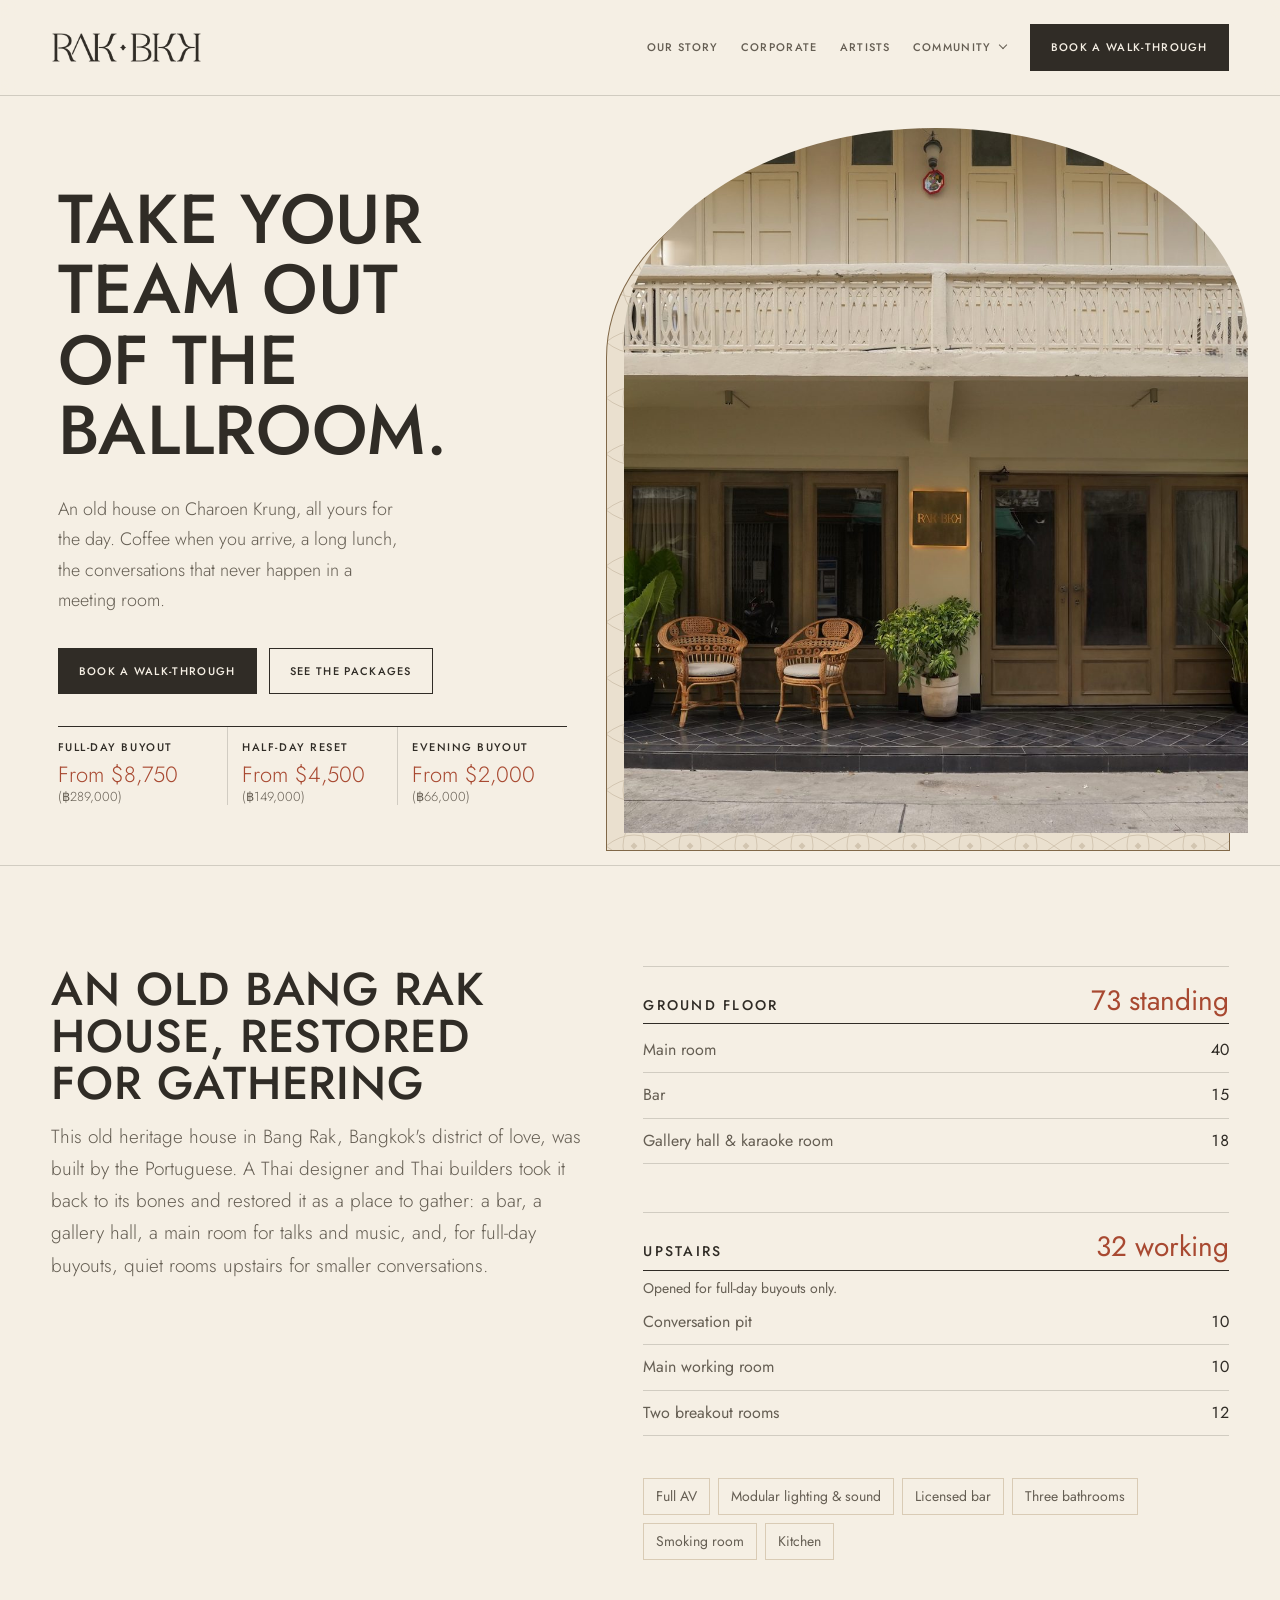
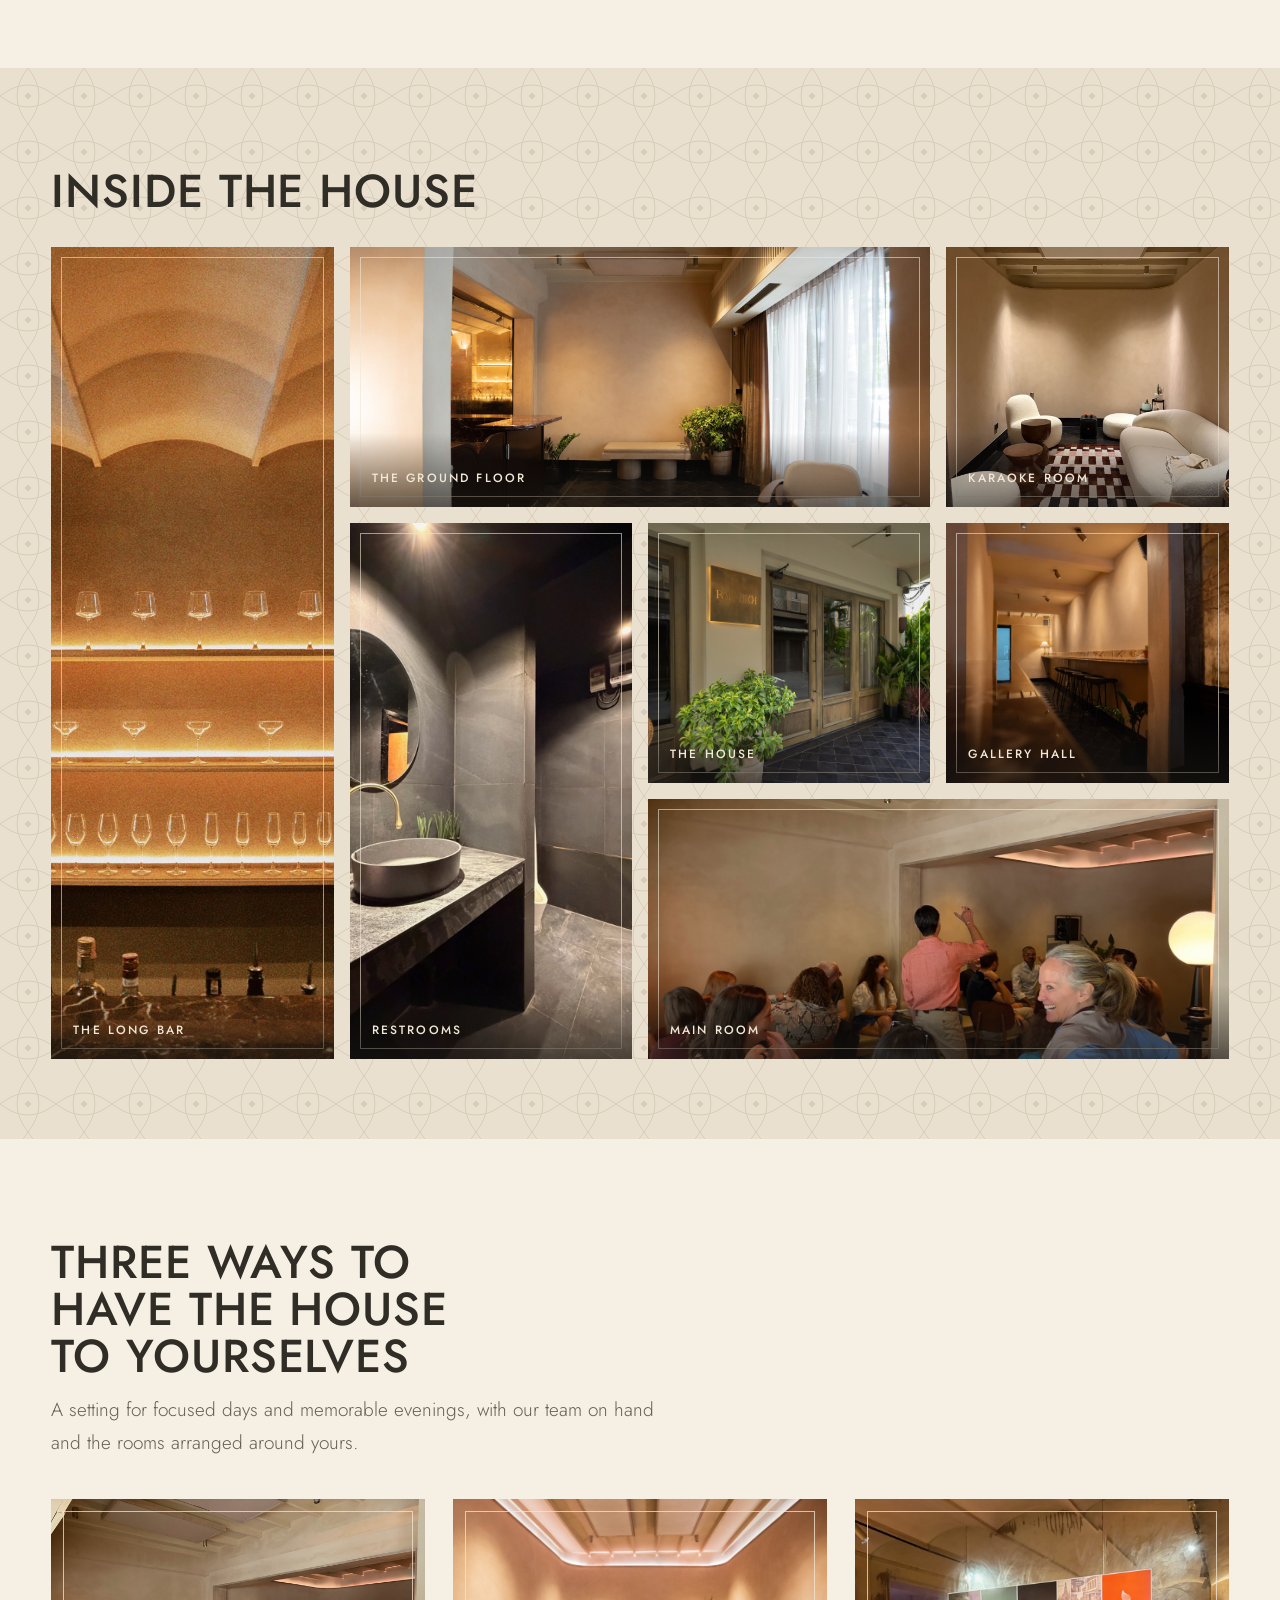
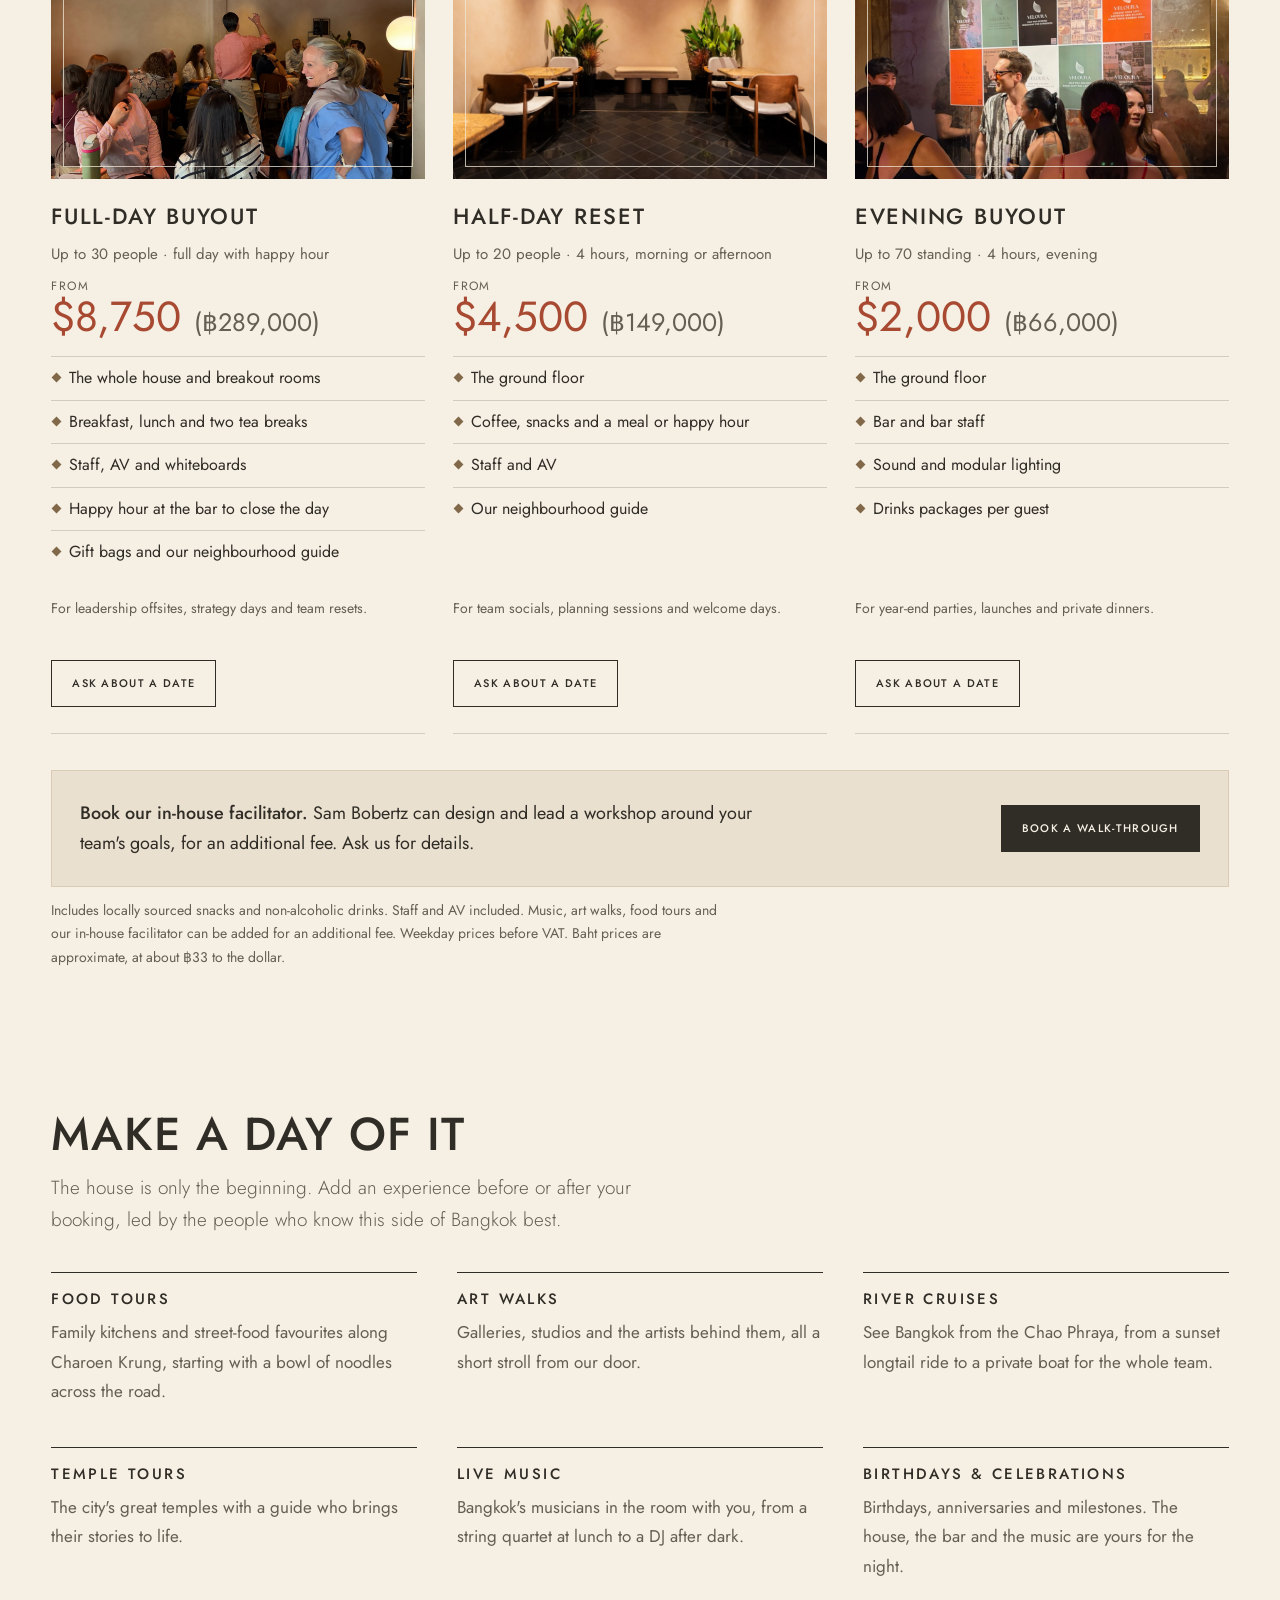
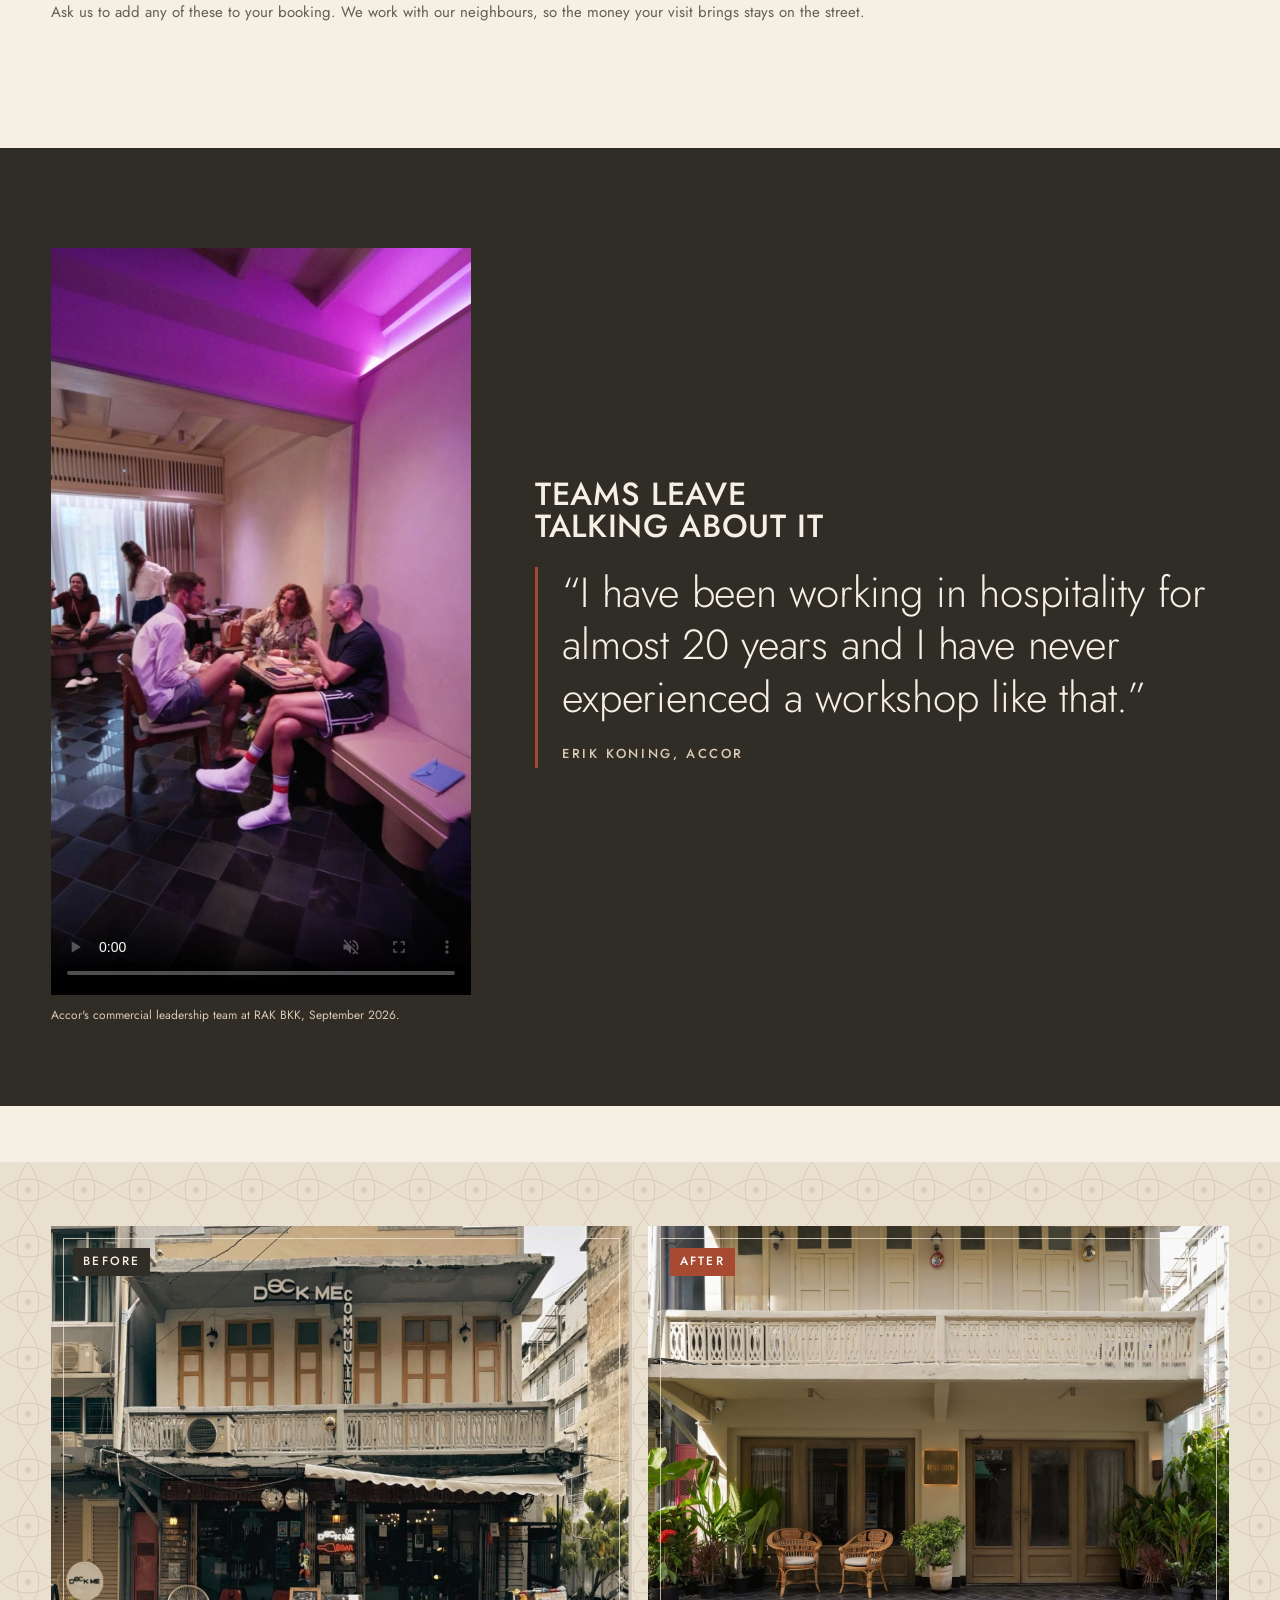
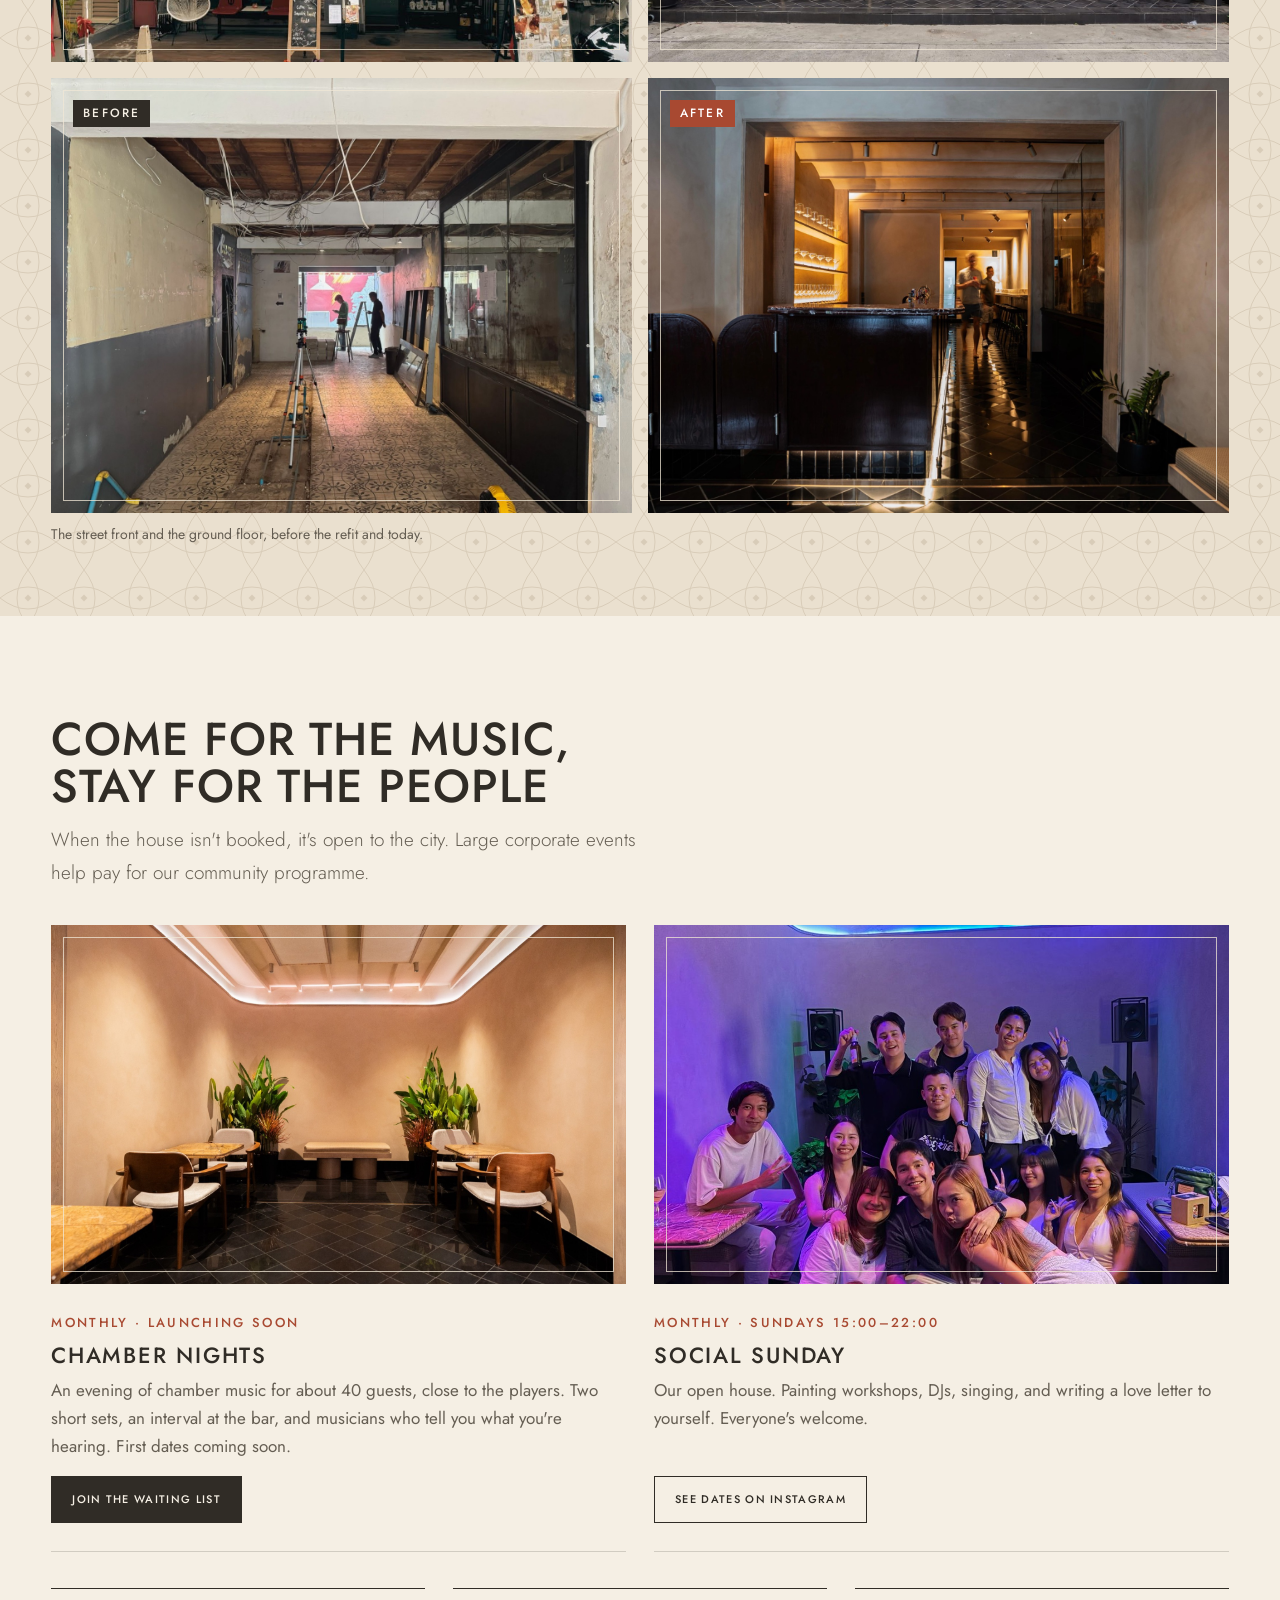
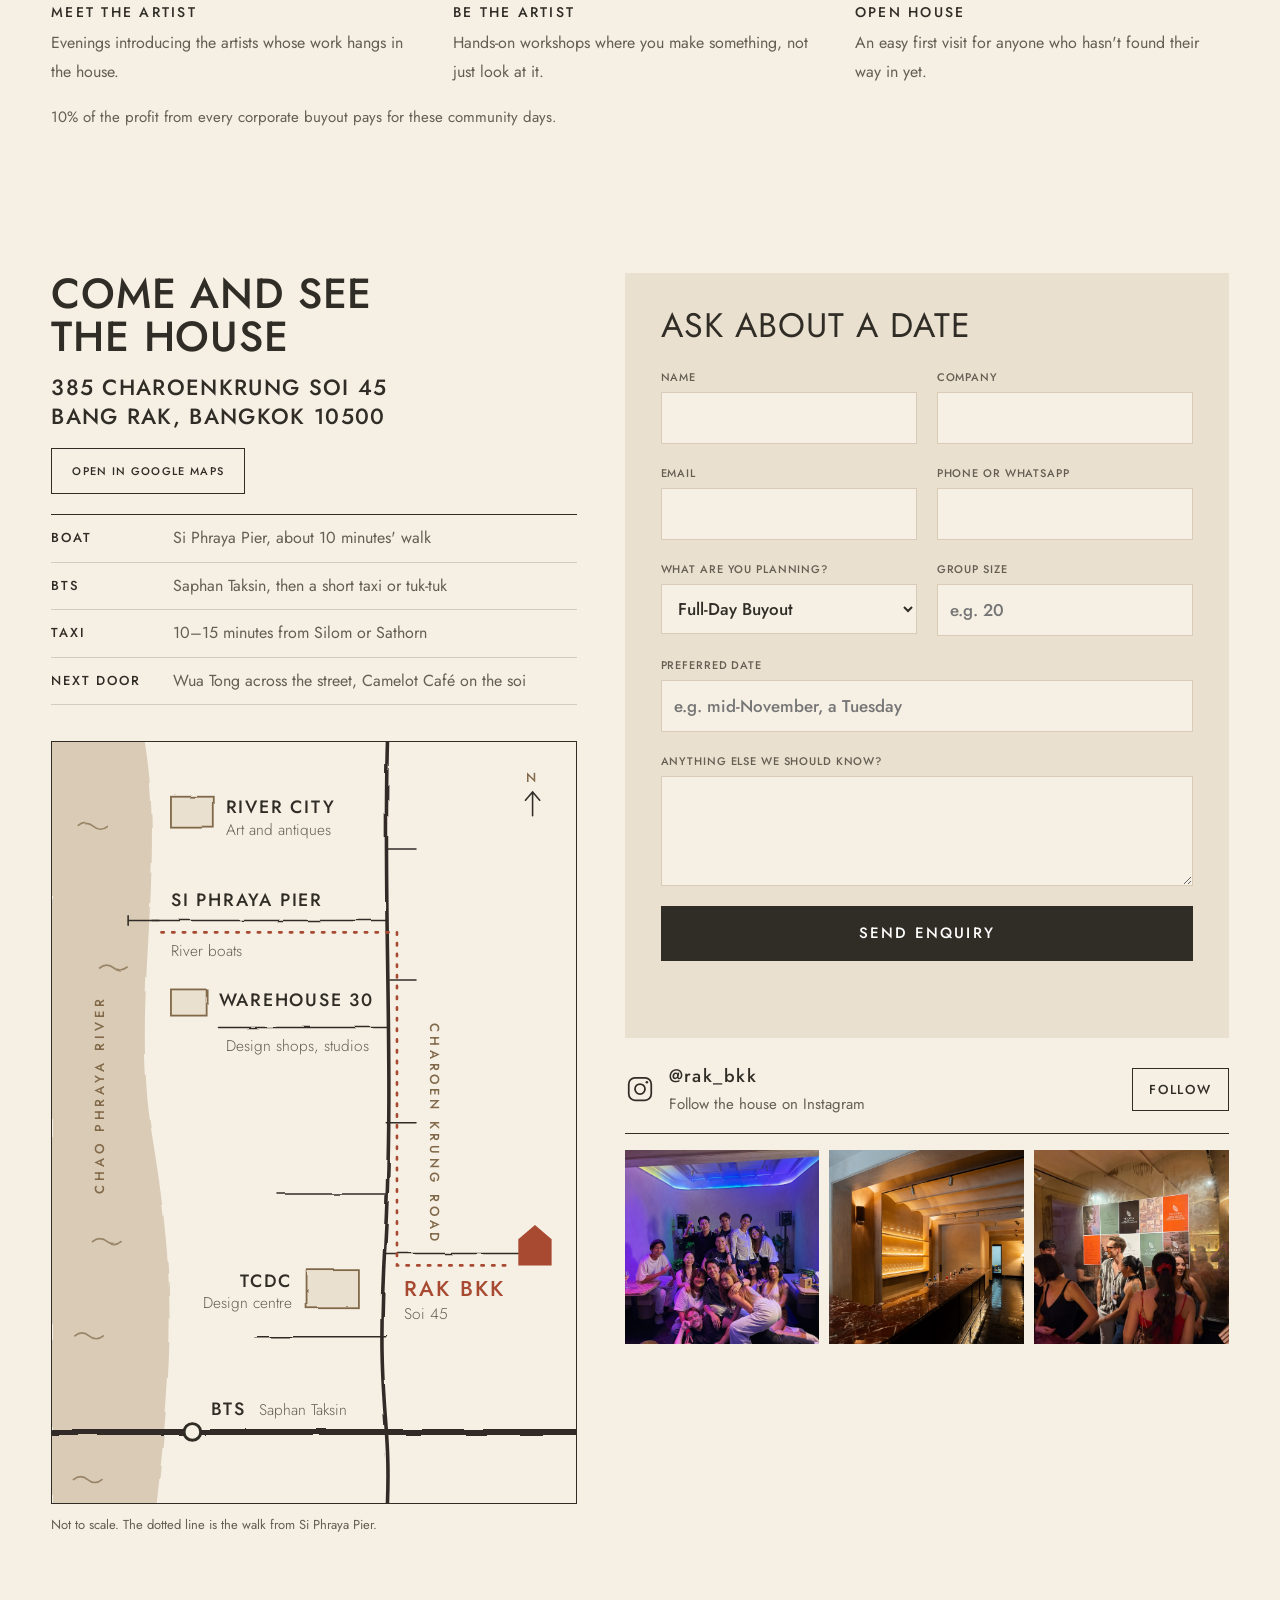
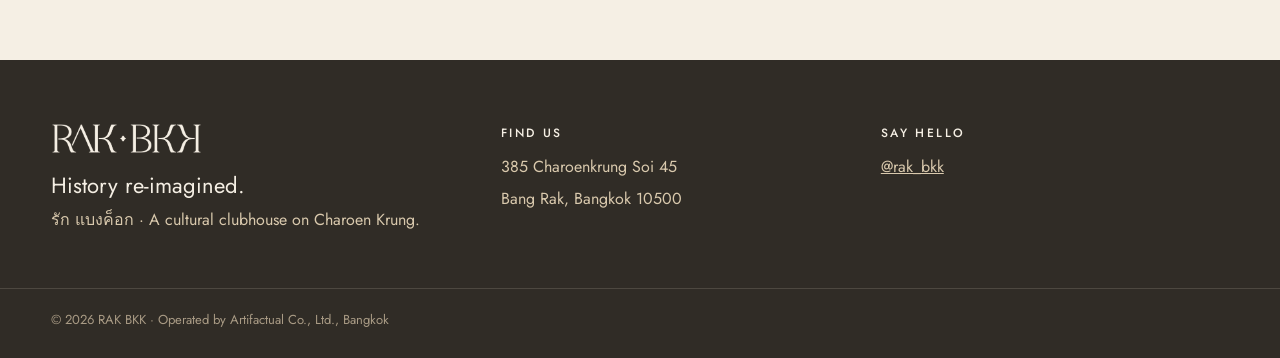
<file: index.html>
<!doctype html>
<html lang="en" data-theme="light"><head><meta charset="utf-8"><meta name="viewport" content="width=device-width,initial-scale=1">
<title>RAK BKK · A cultural clubhouse in Bang Rak, Bangkok</title>
<link rel="preconnect" href="https://fonts.googleapis.com">
<link rel="preconnect" href="https://fonts.gstatic.com" crossorigin>
<link rel="stylesheet" href="https://fonts.googleapis.com/css2?family=Italiana&family=Jost:wght@300;400;500&display=swap">
<style>
  :root {
    --ground:#F1E7D6; --panel:#EAD9B8; --sand:#D8C29A; --oak:#A98B5E; --terra:#BC5B3C; --ink:#2C2823; --soft:#5b5248;
    --rule:rgba(44,40,35,.16); --bar:rgba(241,231,214,.94);
    --display:'Italiana','Didot',Georgia,serif; --sans:'Jost','Futura','Avenir Next',Arial,sans-serif;
  }
  @media (prefers-color-scheme: dark) {
    :root:not([data-theme="light"]) { color-scheme:dark; --ground:#1E1B18; --panel:#2A2622; --sand:#4a4035; --oak:#C9A978; --terra:#D9774F; --ink:#F1E7D6; --soft:#c9bda9; --rule:rgba(241,231,214,.16); --bar:rgba(30,27,24,.94); }
  }
  :root[data-theme="dark"] { color-scheme:dark; --ground:#1E1B18; --panel:#2A2622; --sand:#4a4035; --oak:#C9A978; --terra:#D9774F; --ink:#F1E7D6; --soft:#c9bda9; --rule:rgba(241,231,214,.16); --bar:rgba(30,27,24,.94); }
  * { box-sizing:border-box; }
  body { background:var(--ground); color:var(--ink); font-family:var(--sans); font-weight:300; font-size:18px; line-height:1.6; -webkit-font-smoothing:antialiased; }
  a { color:inherit; }
  a:focus-visible, button:focus-visible { outline:2px solid var(--terra); outline-offset:3px; }

  .review { background:var(--terra); color:#fff; font-size:13px; letter-spacing:.14em; text-transform:uppercase; text-align:center; padding:8px 16px; }

  /* 1 · Header */
  header.site { position:sticky; top:env(safe-area-inset-top,0px); z-index:10; background:var(--bar); backdrop-filter:blur(8px); border-bottom:1px solid var(--rule); }
  .bar { max-width:1180px; margin:0 auto; padding:14px 24px; display:flex; align-items:center; gap:28px; }
  .logo { width:132px; aspect-ratio:1846/360; background:var(--ink); -webkit-mask:url(img/logo.png) center/contain no-repeat; mask:url(img/logo.png) center/contain no-repeat; flex:none; }
  nav { display:flex; gap:26px; margin-left:auto; font-size:14px; font-weight:500; letter-spacing:.16em; text-transform:uppercase; }
  nav a { text-decoration:none; color:var(--soft); white-space:nowrap; }
  .bar .btn { white-space:nowrap; }
  nav a:hover { color:var(--ink); }
  .btn { display:inline-block; text-decoration:none; font-size:14px; font-weight:500; letter-spacing:.14em; text-transform:uppercase; padding:12px 20px; border:1px solid var(--ink); color:var(--ink); background:transparent; }
  .btn.solid { background:var(--terra); border-color:var(--terra); color:#fff; }
  @media (max-width:1080px) { nav { display:none; } .bar { justify-content:space-between; } .bar .btn { padding:10px 14px; font-size:12px; } }

  /* 2 · Opening screen */
  .hero { position:relative; }
  .hero img { display:block; width:100%; height:min(78vh,760px); min-height:420px; object-fit:cover; object-position:center 62%; }
  .hero .curve { position:absolute; left:0; right:0; bottom:-1px; height:90px; background:var(--ground); border-radius:50% 50% 0 0 / 100% 100% 0 0; }
  .intro { max-width:1180px; margin:-40px auto 0; padding-inline:24px; position:relative; text-align:center; }
  .eyebrow { font-size:13px; font-weight:500; letter-spacing:.26em; text-transform:uppercase; color:var(--oak); margin:0 0 14px; }
  h1 { font-family:var(--display); font-weight:400; font-size:clamp(42px,7vw,84px); line-height:1.04; margin:0 auto 18px; max-width:15ch; text-wrap:balance; }
  .sub { font-size:clamp(18px,2vw,21px); color:var(--soft); max-width:44ch; margin:0 auto 28px; }
  .ctas { display:flex; gap:12px; justify-content:center; flex-wrap:wrap; }
  .dia { display:flex; align-items:center; gap:14px; max-width:260px; margin:48px auto 0; }
  .dia i { flex:1; height:1px; background:var(--sand); }
  .dia b { width:9px; height:9px; background:var(--terra); transform:rotate(45deg); }


  /* 3 · Book the house */
  .wrap { max-width:1180px; margin:0 auto; padding-inline:24px; }
  .book { padding-block:72px 24px; }
  .label { font-size:13px; font-weight:500; letter-spacing:.24em; text-transform:uppercase; color:var(--oak); margin:0 0 12px; }
  h2.big { font-family:var(--display); font-weight:400; font-size:clamp(32px,4.4vw,52px); line-height:1.1; margin:0 0 14px; max-width:20ch; text-wrap:balance; }
  .intro2 { color:var(--soft); max-width:56ch; margin:0 0 36px; }
  .packs { display:grid; grid-template-columns:repeat(3,minmax(0,1fr)); gap:16px; }
  @media (max-width:900px) { .packs { grid-template-columns:1fr; } }
  .pack { background:var(--panel); display:flex; flex-direction:column; }
  .pack img { display:block; width:100%; aspect-ratio:4/3; object-fit:cover; }
  .pack .in { padding:24px; display:flex; flex-direction:column; gap:10px; flex:1; }
  .pack h3 { font-size:15px; font-weight:500; letter-spacing:.16em; text-transform:uppercase; margin:0; }
  .pack .meta { font-size:15px; color:var(--soft); }
  .pack .price { font-family:var(--display); font-size:40px; line-height:1; color:var(--terra); }
  .pack .price small { font-family:var(--sans); font-size:12px; letter-spacing:.16em; text-transform:uppercase; color:var(--soft); display:block; margin-bottom:4px; }
  .pack ul { list-style:none; margin:4px 0 0; padding:0; font-size:16px; }
  .pack li { padding:8px 0 8px 18px; border-top:1px solid var(--rule); position:relative; }
  .pack li::before { content:""; position:absolute; left:2px; top:17px; width:7px; height:7px; background:var(--oak); transform:rotate(45deg); }
  .pack .for { font-size:14px; color:var(--soft); margin-top:auto; padding-top:10px; }
  .pack .btn { margin-top:12px; text-align:center; }
  .addon { margin-top:18px; padding:20px 24px; border:1px solid var(--sand); display:flex; gap:20px; align-items:center; flex-wrap:wrap; justify-content:space-between; }
  .addon p { margin:0; max-width:62ch; }
  .addon b { font-weight:500; }
  .fine { font-size:14px; color:var(--soft); margin-top:12px; }

  /* 4 · Proof */
  .proof { padding-block:64px 24px; }
  .proof-grid { display:grid; grid-template-columns:1.1fr 1fr; gap:40px; align-items:center; }
  @media (max-width:900px) { .proof-grid { grid-template-columns:1fr; } }
  .proof figure { margin:0; }
  .proof figure img { display:block; width:100%; aspect-ratio:4/5; object-fit:cover; object-position:center 30%; }
  .proof figcaption { font-size:14px; color:var(--soft); margin-top:8px; }
  blockquote.q { margin:0 0 28px; padding-left:24px; border-left:3px solid var(--terra); }
  blockquote.q p { font-family:var(--display); font-size:clamp(28px,3.4vw,42px); line-height:1.2; margin:0 0 14px; }
  blockquote.q cite { font-style:normal; font-size:13px; font-weight:500; letter-spacing:.2em; text-transform:uppercase; color:var(--soft); }
  .cases { display:grid; gap:0; border-top:1px solid var(--ink); }
  .case { display:grid; grid-template-columns:120px 1fr; gap:16px; padding:16px 0; border-bottom:1px solid var(--rule); }
  .case b { font-weight:500; font-size:15px; letter-spacing:.14em; text-transform:uppercase; }
  .case span { color:var(--soft); font-size:16px; }

  /* 5 · The house */
  .house { padding-block:72px 24px; }
  .house-top { display:grid; grid-template-columns:1fr 1.1fr; gap:48px; align-items:start; }
  @media (max-width:900px) { .house-top { grid-template-columns:1fr; gap:28px; } }
  .floors { display:grid; grid-template-columns:1fr 1fr; gap:28px; }
  @media (max-width:560px) { .floors { grid-template-columns:1fr; } }
  .fl h3 { display:flex; justify-content:space-between; align-items:baseline; margin:0 0 4px; padding-bottom:8px; border-bottom:1px solid var(--ink); font-size:14px; font-weight:500; letter-spacing:.16em; text-transform:uppercase; }
  .fl h3 span { font-family:var(--display); font-size:28px; letter-spacing:0; text-transform:none; font-weight:400; color:var(--terra); }
  .fl dl { margin:0; }
  .fl dl div { display:flex; justify-content:space-between; gap:12px; padding:9px 0; border-bottom:1px solid var(--rule); font-size:16px; }
  .fl dt { color:var(--soft); }
  .fl dd { margin:0; font-variant-numeric:tabular-nums; }
  .facil { display:flex; flex-wrap:wrap; gap:8px; margin-top:22px; }
  .facil span { font-size:14px; padding:6px 12px; border:1px solid var(--sand); color:var(--soft); }
  .thai { display:grid; grid-template-columns:repeat(3,1fr); gap:0; margin-top:40px; background:var(--panel); }
  @media (max-width:760px) { .thai { grid-template-columns:1fr; } }
  .thai div { padding:22px 24px; display:flex; flex-direction:column; gap:6px; }
  .thai div + div { border-left:1px solid var(--sand); }
  @media (max-width:760px) { .thai div + div { border-left:0; border-top:1px solid var(--sand); } }
  .thai b { font-family:var(--display); font-weight:400; font-size:26px; line-height:1.15; color:var(--terra); }
  .thai span { color:var(--soft); font-size:16px; }
  .ba { display:grid; grid-template-columns:1fr 1fr; gap:10px; margin-top:48px; }
  .ba figure { margin:0; position:relative; }
  .ba img { display:block; width:100%; aspect-ratio:4/3; object-fit:cover; }
  .ba .tag { position:absolute; top:12px; left:12px; padding:4px 10px; background:var(--ink); color:var(--ground); font-size:12px; font-weight:500; letter-spacing:.18em; text-transform:uppercase; }
  .ba .tag.after { background:var(--terra); color:#fff; }
  .ba-cap { font-size:14px; color:var(--soft); margin-top:10px; }
  @media (max-width:600px) { .ba { grid-template-columns:1fr; } }

  /* 6 · Events */
  .events { padding-block:72px 24px; }
  .ev-grid { display:grid; grid-template-columns:1fr 1fr; gap:16px; margin-top:8px; }
  @media (max-width:900px) { .ev-grid { grid-template-columns:1fr; } }
  .ev { background:var(--panel); display:grid; grid-template-rows:auto 1fr; }
  .ev img { display:block; width:100%; aspect-ratio:16/10; object-fit:cover; }
  .ev .in { padding:24px; display:flex; flex-direction:column; gap:10px; }
  .ev .when { font-size:13px; font-weight:500; letter-spacing:.18em; text-transform:uppercase; color:var(--terra); }
  .ev h3 { font-family:var(--display); font-weight:400; font-size:34px; line-height:1.1; margin:0; }
  .ev p { margin:0; color:var(--soft); font-size:17px; }
  .ev .btn { align-self:flex-start; margin-top:auto; }
  .ev p { margin-bottom:6px; }
  .days { display:grid; grid-template-columns:repeat(3,1fr); gap:16px; margin-top:16px; }
  @media (max-width:760px) { .days { grid-template-columns:1fr; } }
  .day { border-top:1px solid var(--ink); padding-top:12px; }
  .day b { display:block; font-size:14px; font-weight:500; letter-spacing:.16em; text-transform:uppercase; margin-bottom:4px; }
  .day span { color:var(--soft); font-size:16px; }
  .note10 { margin-top:18px; font-size:15px; color:var(--soft); }
  .note10 i { display:inline-block; width:8px; height:8px; background:var(--terra); transform:rotate(45deg); margin-right:8px; }

  .hood { padding-block:72px 24px; }
  .hood3 { display:grid; grid-template-columns:repeat(3,1fr); gap:28px; margin-top:8px; }
  @media (max-width:760px) { .hood3 { grid-template-columns:1fr; } }
  .hood3 div { border-top:1px solid var(--ink); padding-top:14px; }
  .hood3 svg { width:44px; height:44px; color:var(--oak); display:block; margin-bottom:10px; }
  .hood3 svg * { fill:none; stroke:currentColor; stroke-width:1.4; stroke-linecap:round; stroke-linejoin:round; }
  .hood3 b { display:block; font-size:15px; font-weight:500; letter-spacing:.16em; text-transform:uppercase; margin-bottom:6px; }
  .hood3 span { color:var(--soft); font-size:17px; }
  /* 7 · Gallery */
  .gallery { padding-block:72px 24px; }
  .mosaic { display:grid; grid-template-columns:repeat(4,1fr); grid-auto-rows:220px; gap:10px; }
  .mosaic figure { margin:0; overflow:hidden; }
  .mosaic img { display:block; width:100%; height:100%; object-fit:cover; transition:transform .6s ease; }
  .mosaic figure:hover img { transform:scale(1.03); }
  .mosaic .t { grid-row:span 2; } .mosaic .t3 { grid-row:span 3; } .mosaic .w { grid-column:span 2; }
  @media (max-width:760px) { .mosaic { grid-template-columns:1fr 1fr; grid-auto-rows:170px; } }
  @media (prefers-reduced-motion:reduce) { .mosaic img { transition:none; } .mosaic figure:hover img { transform:none; } }

  /* 8 · Visit + 9 · Enquiry */
  .visit { padding-block:72px 40px; }
  .visit-grid { display:grid; grid-template-columns:1fr 1.15fr; gap:48px; align-items:start; }
  @media (max-width:900px) { .visit-grid { grid-template-columns:1fr; } }
  .addr { font-family:var(--display); font-size:30px; line-height:1.2; margin:0 0 16px; }
  .get { border-top:1px solid var(--ink); margin:20px 0; }
  .get div { display:grid; grid-template-columns:110px 1fr; gap:12px; padding:10px 0; border-bottom:1px solid var(--rule); font-size:16px; }
  .get b { font-weight:500; font-size:13px; letter-spacing:.14em; text-transform:uppercase; padding-top:2px; }
  .get span { color:var(--soft); }
  .hoodmap { margin:36px 0 0; }
  .hoodmap svg { display:block; width:100%; height:auto; background:var(--ground); border:1px solid var(--ink); }
  .hoodmap figcaption { font-size:13px; color:var(--soft); margin-top:10px; }
  .hoodmap .rv { fill:var(--sand); }
  .hoodmap .wv { fill:none; stroke:var(--oak); stroke-width:1.4; stroke-linecap:round; opacity:.7; }
  .hoodmap .rd { fill:none; stroke:var(--ink); stroke-width:3; stroke-linecap:round; }
  .hoodmap .so { fill:none; stroke:var(--ink); stroke-width:1.3; stroke-linecap:round; }
  .hoodmap .br { fill:none; stroke:var(--ink); stroke-width:5; stroke-linecap:round; }
  .hoodmap .bd { fill:var(--panel); stroke:var(--oak); stroke-width:1.5; }
  .hoodmap .walk { fill:none; stroke:var(--terra); stroke-width:2.2; stroke-dasharray:2 7; stroke-linecap:round; }
  .hoodmap text { font-family:var(--sans); fill:var(--ink); }
  .hoodmap .n { font-size:15px; font-weight:500; letter-spacing:.1em; }
  .hoodmap .s { font-size:13px; fill:var(--soft); font-weight:300; }
  .hoodmap .t { font-size:11px; letter-spacing:.3em; fill:var(--oak); font-weight:500; }
  .hoodmap .home { fill:var(--terra); }
  .hoodmap .hn { font-size:18px; font-weight:500; letter-spacing:.1em; fill:var(--terra); }
  form.enq { background:var(--panel); padding:28px; display:grid; grid-template-columns:1fr 1fr; gap:14px; }
  form.enq h3 { grid-column:1/-1; font-family:var(--display); font-weight:400; font-size:34px; margin:0 0 4px; }
  form.enq .full { grid-column:1/-1; }
  form.enq label { display:flex; flex-direction:column; gap:6px; font-size:13px; font-weight:500; letter-spacing:.12em; text-transform:uppercase; color:var(--soft); }
  form.enq input, form.enq select, form.enq textarea { font:inherit; font-size:17px; letter-spacing:0; text-transform:none; color:var(--ink); background:var(--ground); border:1px solid var(--sand); padding:11px 12px; border-radius:0; width:100%; }
  form.enq textarea { min-height:110px; resize:vertical; }
  form.enq button { grid-column:1/-1; font:inherit; font-size:15px; font-weight:500; letter-spacing:.14em; text-transform:uppercase; padding:15px; border:0; background:var(--terra); color:#fff; cursor:pointer; }
  form.enq .msg { grid-column:1/-1; margin:0; font-size:15px; color:var(--soft); min-height:1.4em; }
  @media (max-width:560px) { form.enq { grid-template-columns:1fr; padding:20px; } }

  /* 10 · Footer */
  footer.site { background:var(--ink); color:var(--ground); margin-top:40px; }
  footer.site .in { max-width:1180px; margin:0 auto; padding:48px 24px 36px; display:grid; grid-template-columns:1.2fr 1fr 1fr; gap:32px; }
  @media (max-width:760px) { footer.site .in { grid-template-columns:1fr; } }
  footer.site .flogo { width:150px; aspect-ratio:1846/360; background:var(--ground); -webkit-mask:url(img/logo.png) center/contain no-repeat; mask:url(img/logo.png) center/contain no-repeat; margin-bottom:14px; }
  footer.site p { margin:0 0 6px; font-size:16px; color:#d9c9ad; }
  footer.site b { display:block; font-size:12px; font-weight:500; letter-spacing:.2em; text-transform:uppercase; color:var(--ground); margin-bottom:10px; }
  footer.site .mit { display:inline-flex; align-items:center; gap:8px; margin-top:10px; font-size:12px; font-weight:500; letter-spacing:.2em; text-transform:uppercase; color:var(--ground); border:1px solid rgba(241,231,214,.35); padding:6px 10px; }
  footer.site .mit span { width:8px; height:8px; background:var(--terra); transform:rotate(45deg); }
  footer.site .legal { max-width:1180px; margin:0 auto; padding:16px 24px 28px; border-top:1px solid rgba(241,231,214,.15); font-size:13px; color:#a99b85; }
  :root[data-theme="dark"] footer.site, :root:not([data-theme="light"]) footer.site { }
  @media (prefers-color-scheme: dark) { :root:not([data-theme="light"]) footer.site { background:#141210; } }
  :root[data-theme="dark"] footer.site { background:#141210; }
  /* coming next */
  .next { max-width:1180px; margin:64px auto 80px; padding-inline:24px; }
  .next h2 { font-size:13px; font-weight:500; letter-spacing:.22em; text-transform:uppercase; color:var(--oak); margin:0 0 14px; }
  .todo { display:grid; grid-template-columns:repeat(auto-fit,minmax(220px,1fr)); gap:12px; }
  .todo div { border:1px dashed var(--sand); padding:18px; font-size:16px; color:var(--soft); }
  .todo b { display:block; font-weight:500; color:var(--ink); font-size:14px; letter-spacing:.12em; text-transform:uppercase; margin-bottom:4px; }

  .menu { display:none; font:inherit; font-size:13px; font-weight:500; letter-spacing:.16em; text-transform:uppercase; background:transparent; border:1px solid var(--rule); color:var(--ink); padding:10px 12px; cursor:pointer; margin-left:auto; }
  header.site .bar { position:relative; }
  @media (max-width:1080px) {
    .menu { display:inline-block; }
    header.site nav.open { display:flex; position:absolute; top:100%; left:0; right:0; flex-direction:column; gap:16px; padding:18px 24px 22px; background:var(--ground); border-bottom:1px solid var(--rule); margin:0; }
  }
  .prices { display:grid; grid-template-columns:repeat(3,minmax(0,1fr)); margin-top:32px; border-top:1px solid var(--ink); text-decoration:none; max-width:520px; }
  .prices span { padding:14px 14px 0 0; font-size:22px; font-weight:300; color:var(--terra); line-height:1.2; }
  .prices span + span { padding-left:14px; border-left:1px solid var(--rule); }
  .prices b { display:block; font-size:11px; font-weight:500; letter-spacing:.14em; text-transform:uppercase; color:var(--ink); margin-bottom:6px; }
  @media (max-width:560px) { .prices span { font-size:18px; } .prices b { font-size:10px; letter-spacing:.08em; } }
  .thb { font-size:.6em; color:var(--soft); white-space:nowrap; }
  .prices .thb { display:block; font-size:13px; margin-top:2px; }
</style>
<link rel="stylesheet" href="editorial.css">
<link rel="stylesheet" href="house.css">
<link rel="stylesheet" href="dress.css">
</head><body>


<header class="site">
  <div class="bar">
    <a href="index.html" class="logo" aria-label="RAK BKK home"></a>
    <button class="menu" type="button" aria-expanded="false" aria-controls="mainnav">Menu</button>
    <nav aria-label="Main" id="mainnav">
      <a href="our-story.html">Our story</a>
      <a href="corporate.html">Corporate</a>
      <a href="artists.html">Artists</a>
      <div class="navgroup">
        <a href="community.html" class="navgroup-top">Community</a>
        <div class="navgroup-menu">
          <a href="chamber-nights.html">Chamber Nights</a>
          <a href="neighbourhood.html">Neighbourhood</a>
        </div>
      </div>
    </nav>
    <a class="btn solid" href="corporate.html#ask">Book a walk-through</a>
  </div>
</header>

<main id="top">
  <div class="home-opening">
  <section class="hero" aria-label="RAK BKK">
    <img src="img/pro-facade.jpg" alt="The front of RAK BKK: a restored two-storey shophouse with timber doors, rattan chairs and plants">
    <div class="curve"></div>
  </section>

  <div class="intro">
    <p class="eyebrow">History re-imagined · Charoen Krung, Bangkok</p>
    <h1>Take your team out of the ballroom.</h1>
    <p class="sub">An old house on Charoen Krung, all yours for the day. Coffee when you arrive, a long lunch, the conversations that never happen in a meeting room.</p>
    <div class="ctas">
      <a class="btn solid" href="#visit">Book a walk-through</a>
      <a class="btn" href="#book">See the packages</a>
    </div>
    <a class="prices" href="#book" aria-label="Corporate buyout prices">
      <span><b>Full-Day Buyout</b>From $8,750<small class="thb">(฿289,000)</small></span>
      <span><b>Half-Day Reset</b>From $4,500<small class="thb">(฿149,000)</small></span>
      <span><b>Evening Buyout</b>From $2,000<small class="thb">(฿66,000)</small></span>
    </a>
    <p class="opening-caption">A cultural clubhouse · Bang Rak, Bangkok</p>
  </div>

  </div>





  <section class="house wrap" id="house" aria-labelledby="house-h">
    <p class="label">History re-imagined</p>
    <div class="house-top">
      <div>
        <h2 class="big" id="house-h">An old Bang Rak house, restored for gathering</h2>
        <p class="intro2" style="margin-bottom:0">This old heritage house in Bang Rak, Bangkok's district of love, was built by the Portuguese. A Thai designer and Thai builders took it back to its bones and restored it as a place to gather: a bar, a gallery hall, a main room for talks and music, and, for full-day buyouts, quiet rooms upstairs for smaller conversations.</p>
      </div>
      <div>
        <div class="floors">
          <div class="fl">
            <h3>Ground floor <span>73 standing</span></h3>
            <dl>
              <div><dt>Main room</dt><dd>40</dd></div>
              <div><dt>Bar</dt><dd>15</dd></div>
              <div><dt>Gallery hall &amp; karaoke room</dt><dd>18</dd></div>
            </dl>
          </div>
          <div class="fl">
            <h3>Upstairs <span>32 working</span></h3>
            <p style="margin:6px 0 0;font-size:14px;color:var(--soft)">Opened for full-day buyouts only.</p>
            <dl>
              <div><dt>Conversation pit</dt><dd>10</dd></div>
              <div><dt>Main working room</dt><dd>10</dd></div>
              <div><dt>Two breakout rooms</dt><dd>12</dd></div>
            </dl>
          </div>
        </div>
        <div class="facil"><span>Full AV</span><span>Modular lighting &amp; sound</span><span>Licensed bar</span><span>Three bathrooms</span><span>Smoking room</span><span>Kitchen</span></div>
      </div>
    </div>

  </section>

  <div class="band">
  <section class="gallery wrap" id="gallery" aria-labelledby="gal-h">
    <h2 class="big" id="gal-h">Inside the house</h2>
    <div class="mosaic">
      <figure class="t3"><img src="img/pro-bar-shelves.jpg" alt="The long bar under a vaulted plaster ceiling, glasses lit on the shelves"><figcaption>The long bar</figcaption></figure>
      <figure class="w"><img src="img/pro-main-room-wide.jpg" alt="The ground floor with the bar, tables and tall curtained street windows"><figcaption>The ground floor</figcaption></figure>
      <figure><img src="img/8.jpg" alt="The karaoke room with curved white sofas"><figcaption>Karaoke room</figcaption></figure>
      <figure class="t"><img src="img/14.jpg" alt="A bathroom in dark stone with a brass tap"><figcaption>Restrooms</figcaption></figure>
      <figure><img src="img/pro-entrance.jpg" alt="The entrance to RAK BKK with its brass sign, timber doors and plants"><figcaption>The house</figcaption></figure>
      <figure><img src="img/pro-gallery-hall.jpg" alt="The gallery hall on the ground floor, lit along a long marble counter"><figcaption>Gallery hall</figcaption></figure>
      <figure class="w"><img src="img/3.jpg" alt="A team workshop in the main room on the ground floor" style="object-position:center 40%"><figcaption>Main room</figcaption></figure>
    </div>
  </section>
  </div>

  <section class="book wrap" id="book" aria-labelledby="book-h">
    <p class="label">Book the house</p>
    <h2 class="big" id="book-h">Three ways to have the house to yourselves</h2>
    <p class="intro2">A setting for focused days and memorable evenings, with our team on hand and the rooms arranged around yours.</p>
    <div class="packs">
      <article class="pack">
        <img src="img/3.jpg" alt="Accor's leadership team in a workshop on the ground floor" style="object-position:center 40%">
        <div class="in">
          <h3>Full-Day Buyout</h3>
          <span class="meta">Up to 30 people · full day with happy hour</span>
          <span class="price"><small>From</small>$8,750 <span class="thb">(฿289,000)</span></span>
          <ul><li>The whole house and breakout rooms</li><li>Breakfast, lunch and two tea breaks</li><li>Staff, AV and whiteboards</li><li>Happy hour at the bar to close the day</li><li>Gift bags and our neighbourhood guide</li></ul>
          <p class="for">For leadership offsites, strategy days and team resets.</p>
          <a class="btn" href="#visit">Ask about a date</a>
        </div>
      </article>
      <article class="pack">
        <img src="img/22.jpg" alt="The main room on the ground floor, with a lit timber ceiling, plants and wooden chairs">
        <div class="in">
          <h3>Half-Day Reset</h3>
          <span class="meta">Up to 20 people · 4 hours, morning or afternoon</span>
          <span class="price"><small>From</small>$4,500 <span class="thb">(฿149,000)</span></span>
          <ul><li>The ground floor</li><li>Coffee, snacks and a meal or happy hour</li><li>Staff and AV</li><li>Our neighbourhood guide</li></ul>
          <p class="for">For team socials, planning sessions and welcome days.</p>
          <a class="btn" href="#visit">Ask about a date</a>
        </div>
      </article>
      <article class="pack">
        <img src="img/10.jpg" alt="Guests by the bar at the Veloura launch" style="object-position:center 35%">
        <div class="in">
          <h3>Evening Buyout</h3>
          <span class="meta">Up to 70 standing · 4 hours, evening</span>
          <span class="price"><small>From</small>$2,000 <span class="thb">(฿66,000)</span></span>
          <ul><li>The ground floor</li><li>Bar and bar staff</li><li>Sound and modular lighting</li><li>Drinks packages per guest</li></ul>
          <p class="for">For year-end parties, launches and private dinners.</p>
          <a class="btn" href="#visit">Ask about a date</a>
        </div>
      </article>
    </div>
    <div class="addon">
      <p><b>Book our in-house facilitator.</b> Sam Bobertz can design and lead a workshop around your team's goals, for an additional fee. Ask us for details.</p>
      <a class="btn solid" href="#visit">Book a walk-through</a>
    </div>
    <p class="fine">Includes locally sourced snacks and non-alcoholic drinks. Staff and AV included. Music, art walks, food tours and our in-house facilitator can be added for an additional fee. Weekday prices before VAT. Baht prices are approximate, at about ฿33 to the dollar.</p>
  </section>

  <section class="hood wrap" id="experiences" aria-labelledby="hood-h">
    <h2 class="big" id="hood-h">Make a day of it</h2>
    <p class="intro2">The house is only the beginning. Add an experience before or after your booking, led by the people who know this side of Bangkok best.</p>
    <div class="hood3">
      <div><b>Food tours</b><span>Family kitchens and street-food favourites along Charoen Krung, starting with a bowl of noodles across the road.</span></div>
      <div><b>Art walks</b><span>Galleries, studios and the artists behind them, all a short stroll from our door.</span></div>
      <div><b>River cruises</b><span>See Bangkok from the Chao Phraya, from a sunset longtail ride to a private boat for the whole team.</span></div>
      <div><b>Temple tours</b><span>The city's great temples with a guide who brings their stories to life.</span></div>
      <div><b>Live music</b><span>Bangkok's musicians in the room with you, from a string quartet at lunch to a DJ after dark.</span></div>
      <div><b>Birthdays &amp; celebrations</b><span>Birthdays, anniversaries and milestones. The house, the bar and the music are yours for the night.</span></div>
    </div>
    <p class="note10"><i></i>Ask us to add any of these to your booking. We work with our neighbours, so the money your visit brings stays on the street.</p>
  </section>

  <section class="proof wrap" id="proof" aria-labelledby="proof-h">
    <p class="label">Who's been here</p>
    <div class="proof-grid">
      <figure class="vid"><video src="media/accor-day.mp4" poster="media/accor-day-poster.jpg" autoplay muted loop playsinline controls preload="none" aria-label="Short film from the Accor leadership day at RAK BKK"></video><figcaption>Accor's commercial leadership team at RAK BKK, September 2026.</figcaption></figure>
      <div>
        <h2 class="big" id="proof-h" style="font-size:clamp(26px,2.6vw,32px);margin-bottom:24px">Teams leave talking about it</h2>
        <blockquote class="q">
          <p>“I have been working in hospitality for almost 20 years and I have never experienced a workshop like that.”</p>
          <cite>Erik Koning, Accor</cite>
        </blockquote>
        </div>
    </div>
  </section>

  <div class="band ba-band">
   <div class="wrap">
    <div class="ba">
      <figure><span class="tag">Before</span><img src="img/26.jpg" alt="The shophouse front before the refit, with a previous café's signs and awning"></figure>
      <figure><span class="tag after">After</span><img src="img/pro-facade.jpg" alt="The restored front of RAK BKK today: timber doors, rattan chairs, plants and the brass sign"></figure>
      <figure><span class="tag">Before</span><img src="img/18.jpg" alt="The ground floor stripped back, with exposed wiring"></figure>
      <figure><span class="tag after">After</span><img src="img/25.jpg" alt="The finished ground floor: the bar and a checkerboard floor running to the back of the house"></figure>
    </div>
    <p class="ba-cap">The street front and the ground floor, before the refit and today.</p>
   </div>
  </div>

  <section class="events wrap" id="events" aria-labelledby="ev-h">
    <p class="label">Events at the house</p>
    <h2 class="big" id="ev-h">Come for the music, stay for the people</h2>
    <p class="intro2">When the house isn't booked, it's open to the city. Large corporate events help pay for our community programme.</p>
    <div class="ev-grid">
      <article class="ev">
        <img src="img/22.jpg" alt="The main room set with wooden chairs under a lit timber ceiling">
        <div class="in">
          <span class="when">Monthly · launching soon</span>
          <h3>Chamber Nights</h3>
          <p>An evening of chamber music for about 40 guests, close to the players. Two short sets, an interval at the bar, and musicians who tell you what you're hearing. First dates coming soon.</p>
          <a class="btn solid" href="chamber-nights.html">Join the waiting list</a>
        </div>
      </article>
      <article class="ev">
        <img src="img/6.jpg" alt="Guests at a Social Sunday on the ground floor under blue and purple light">
        <div class="in">
          <span class="when">Monthly · Sundays 15:00–22:00</span>
          <h3>Social Sunday</h3>
          <p>Our open house. Painting workshops, DJs, singing, and writing a love letter to yourself. Everyone's welcome.</p>
          <a class="btn" href="https://instagram.com/rak_bkk" rel="noopener">See dates on Instagram</a>
        </div>
      </article>
    </div>
    <div class="days">
      <div class="day"><b>Meet the Artist</b><span>Evenings introducing the artists whose work hangs in the house.</span></div>
      <div class="day"><b>Be the Artist</b><span>Hands-on workshops where you make something, not just look at it.</span></div>
      <div class="day"><b>Open House</b><span>An easy first visit for anyone who hasn't found their way in yet.</span></div>
    </div>
    <p class="note10"><i></i>10% of the profit from every corporate buyout pays for these community days.</p>
  </section>



  <section class="visit wrap" id="visit" aria-labelledby="visit-h">
    <p class="label">Visit</p>
    <div class="visit-grid">
      <div>
        <h2 class="big" id="visit-h" style="font-size:clamp(30px,3.4vw,42px)">Come and see the house</h2>
        <p class="addr">385 Charoenkrung Soi 45<br>Bang Rak, Bangkok 10500</p>
        <a class="btn" href="https://maps.google.com/?q=385+Charoenkrung+Soi+45+Bang+Rak+Bangkok" rel="noopener">Open in Google Maps</a>
        <div class="get">
          <div><b>Boat</b><span>Si Phraya Pier, about 10 minutes' walk</span></div>
          <div><b>BTS</b><span>Saphan Taksin, then a short taxi or tuk-tuk</span></div>
          <div><b>Taxi</b><span>10–15 minutes from Silom or Sathorn</span></div>
          <div><b>Next door</b><span>Wua Tong across the street, Camelot Café on the soi</span></div>
        </div>
        <figure class="hoodmap">
          <svg viewBox="0 0 440 640" role="img" aria-labelledby="map-t">
            <title id="map-t">A sketch map of our part of Charoen Krung. From the north: River City, Si Phraya Pier, and Warehouse 30 along the river side of the road, then RAK BKK on Soi 45 with TCDC just south of it across the road, with Saphan Taksin BTS by the river to the south.</title>
            <defs><filter id="rough"><feTurbulence type="fractalNoise" baseFrequency=".035" numOctaves="2" seed="4"/><feDisplacementMap in="SourceGraphic" scale="3"/></filter></defs>
            <g filter="url(#rough)">
              <path class="rv" d="M0,0 H78 C96,110 66,220 84,330 S104,500 88,640 H0 Z"/>
              <path class="wv" d="M22,70 q6,-5 12,0 t12,0 M40,190 q6,-5 12,0 t12,0 M18,620 q6,-5 12,0 t12,0 M34,420 q6,-5 12,0 t12,0 M20,500 q6,-5 12,0 t12,0"/>
              <path class="rd" d="M282,0 C278,140 288,280 280,420 S285,560 282,640"/>
              <path class="so" d="M84,150 H281 M140,240 H283 M190,380 H281 M170,500 H282 M282,90 H306 M284,200 H306 M281,320 H306 M281,430 H392"/>
              <path class="br" d="M0,580 H440"/>
              <rect class="bd" x="100" y="46" width="36" height="26"/>
              <rect class="bd" x="100" y="208" width="30" height="22"/>
              <rect class="bd" x="214" y="444" width="44" height="32"/>
              <path class="so" d="M64,150 H90 M64,146 V154"/>
            </g>
            <path class="walk" d="M92,160 H290 V440 H388"/>
            <path class="home" d="M392,418 L406,406 L420,418 V440 H392 Z"/>
            <circle cx="118" cy="580" r="7" fill="var(--ground)" stroke="var(--ink)" stroke-width="2.5"/>

            <text class="t" transform="translate(44 380) rotate(-90)">CHAO PHRAYA RIVER</text>
            <text class="t" transform="translate(318 236) rotate(90)">CHAROEN KRUNG ROAD</text>
            <text class="t" x="404" y="34" text-anchor="middle">N</text>
            <path class="so" d="M404,62 V42 M398,49 L404,42 L410,49"/>

            <text class="n" x="146" y="60">RIVER CITY</text>
            <text class="s" x="146" y="78">Art and antiques</text>
            <text class="n" x="100" y="138">SI PHRAYA PIER</text>
            <text class="s" x="100" y="180">River boats</text>
            <text class="n" x="140" y="222">WAREHOUSE 30</text>
            <text class="s" x="146" y="260">Design shops, studios</text>
            <text class="n" x="202" y="458" text-anchor="end">TCDC</text>
            <text class="s" x="202" y="476" text-anchor="end">Design centre</text>
            <text class="hn" x="296" y="466">RAK BKK</text>
            <text class="s" x="296" y="485">Soi 45</text>
            <text class="n" x="134" y="566">BTS</text>
            <text class="s" x="174" y="566">Saphan Taksin</text>
          </svg>
          <figcaption>Not to scale. The dotted line is the walk from Si Phraya Pier.</figcaption>
        </figure>
      </div>
      <div class="enq-col">
      <form class="enq" id="enquiry" novalidate>
        <h3>Ask about a date</h3>
        <label>Name<input id="f-name" name="name" autocomplete="name" required></label>
        <label>Company<input id="f-company" name="company" autocomplete="organization"></label>
        <label>Email<input id="f-email" name="email" type="email" autocomplete="email" required></label>
        <label>Phone or WhatsApp<input id="f-phone" name="phone" type="tel" autocomplete="tel"></label>
        <label>What are you planning?<select id="f-type" name="type"><option>Full-Day Buyout</option><option>Half-Day Reset</option><option>Evening Buyout</option><option>A walk-through first</option><option>Chamber Nights waiting list</option><option>Something else</option></select></label>
        <label>Group size<input id="f-size" name="size" inputmode="numeric" placeholder="e.g. 20"></label>
        <label class="full">Preferred date<input id="f-date" name="date" placeholder="e.g. mid-November, a Tuesday"></label>
        <label class="full">Anything else we should know?<textarea id="f-msg" name="message"></textarea></label>
        <button type="submit">Send enquiry</button>
        <p class="msg" id="f-out" role="status" aria-live="polite"></p>
      </form>
      <a class="insta" href="https://instagram.com/rak_bkk" rel="noopener">
        <span class="insta-head">
          <svg viewBox="0 0 24 24" aria-hidden="true"><rect x="3" y="3" width="18" height="18" rx="5"/><circle cx="12" cy="12" r="4"/><circle cx="17.5" cy="6.5" r="1" fill="currentColor" stroke="none"/></svg>
          <span><b>@rak_bkk</b><small>Follow the house on Instagram</small></span>
          <span class="insta-go">Follow</span>
        </span>
        <span class="insta-grid" aria-hidden="true">
          <img src="img/6.jpg" alt="" loading="lazy">
          <img src="img/pro-bar-counter.jpg" alt="" loading="lazy">
          <img src="img/10.jpg" alt="" loading="lazy">
        </span>
      </a>
      </div>
    </div>
  </section>

</main>

<footer class="site">
  <div class="in">
    <div><div class="flogo" role="img" aria-label="RAK BKK"></div><p style="font-family:var(--display);font-size:22px;color:var(--ground);margin-bottom:4px">History re-imagined.</p><p>รัก แบงค็อก · A cultural clubhouse on Charoen Krung.</p></div>
    <div><b>Find us</b><p>385 Charoenkrung Soi 45</p><p>Bang Rak, Bangkok 10500</p></div>
    <div><b>Say hello</b><p><a href="https://instagram.com/rak_bkk" rel="noopener">@rak_bkk</a></p></div>
  </div>
  <div class="legal">© 2026 RAK BKK · Operated by Artifactual Co., Ltd., Bangkok</div>
</footer>

<script>
(function(){
  var f=document.getElementById('enquiry'), out=document.getElementById('f-out');
  f.addEventListener('submit',function(e){
    e.preventDefault();
    var n=document.getElementById('f-name').value.trim(), m=document.getElementById('f-email').value.trim();
    if(!n||!/^[^\s@]+@[^\s@]+\.[^\s@]+$/.test(m)){ out.textContent='Please add your name and a valid email address.'; return; }
    var L=[];Array.prototype.forEach.call(f.elements,function(x){if(!x.name||!x.value)return;var lb=x.closest('label');var t=lb?lb.childNodes[0].textContent.trim():x.name;L.push(t+': '+x.value);});location.href='mailto:hello@rakbkk.co?subject='+encodeURIComponent('Enquiry from the website')+'&body='+encodeURIComponent(L.join('\n'));out.textContent='Your email app should open with your message ready to send. If it doesn\'t, write to us at hello@rakbkk.co.';
  });
})();
</script>


<script>
(function(){var b=document.querySelector('.menu'),n=document.querySelector('header.site nav');if(!b||!n)return;b.addEventListener('click',function(){var o=n.classList.toggle('open');b.setAttribute('aria-expanded',o);});})();
</script>
<script>
/* Gentle movement: photos settle into place as they scroll into view */
(function(){
  var imgs=document.querySelectorAll(".home-opening .hero img, .pack img, .ev img, .ba img, .mosaic img");
  imgs.forEach(function(img){
    var f=document.createElement("span"); f.className="ph";
    img.parentNode.insertBefore(f,img); f.appendChild(img);
  });
  if(!("IntersectionObserver" in window)){ document.querySelectorAll(".ph").forEach(function(f){f.classList.add("in-view");}); return; }
  var io=new IntersectionObserver(function(es){es.forEach(function(e){if(e.isIntersecting){e.target.classList.add("in-view");io.unobserve(e.target);}});},{threshold:.15});
  document.querySelectorAll(".ph").forEach(function(f){
    if(f.getBoundingClientRect().top < innerHeight){ f.classList.add("in-view"); return; }
    f.classList.add("will-move"); io.observe(f);
  });
})();
</script>
</body></html>
</file>
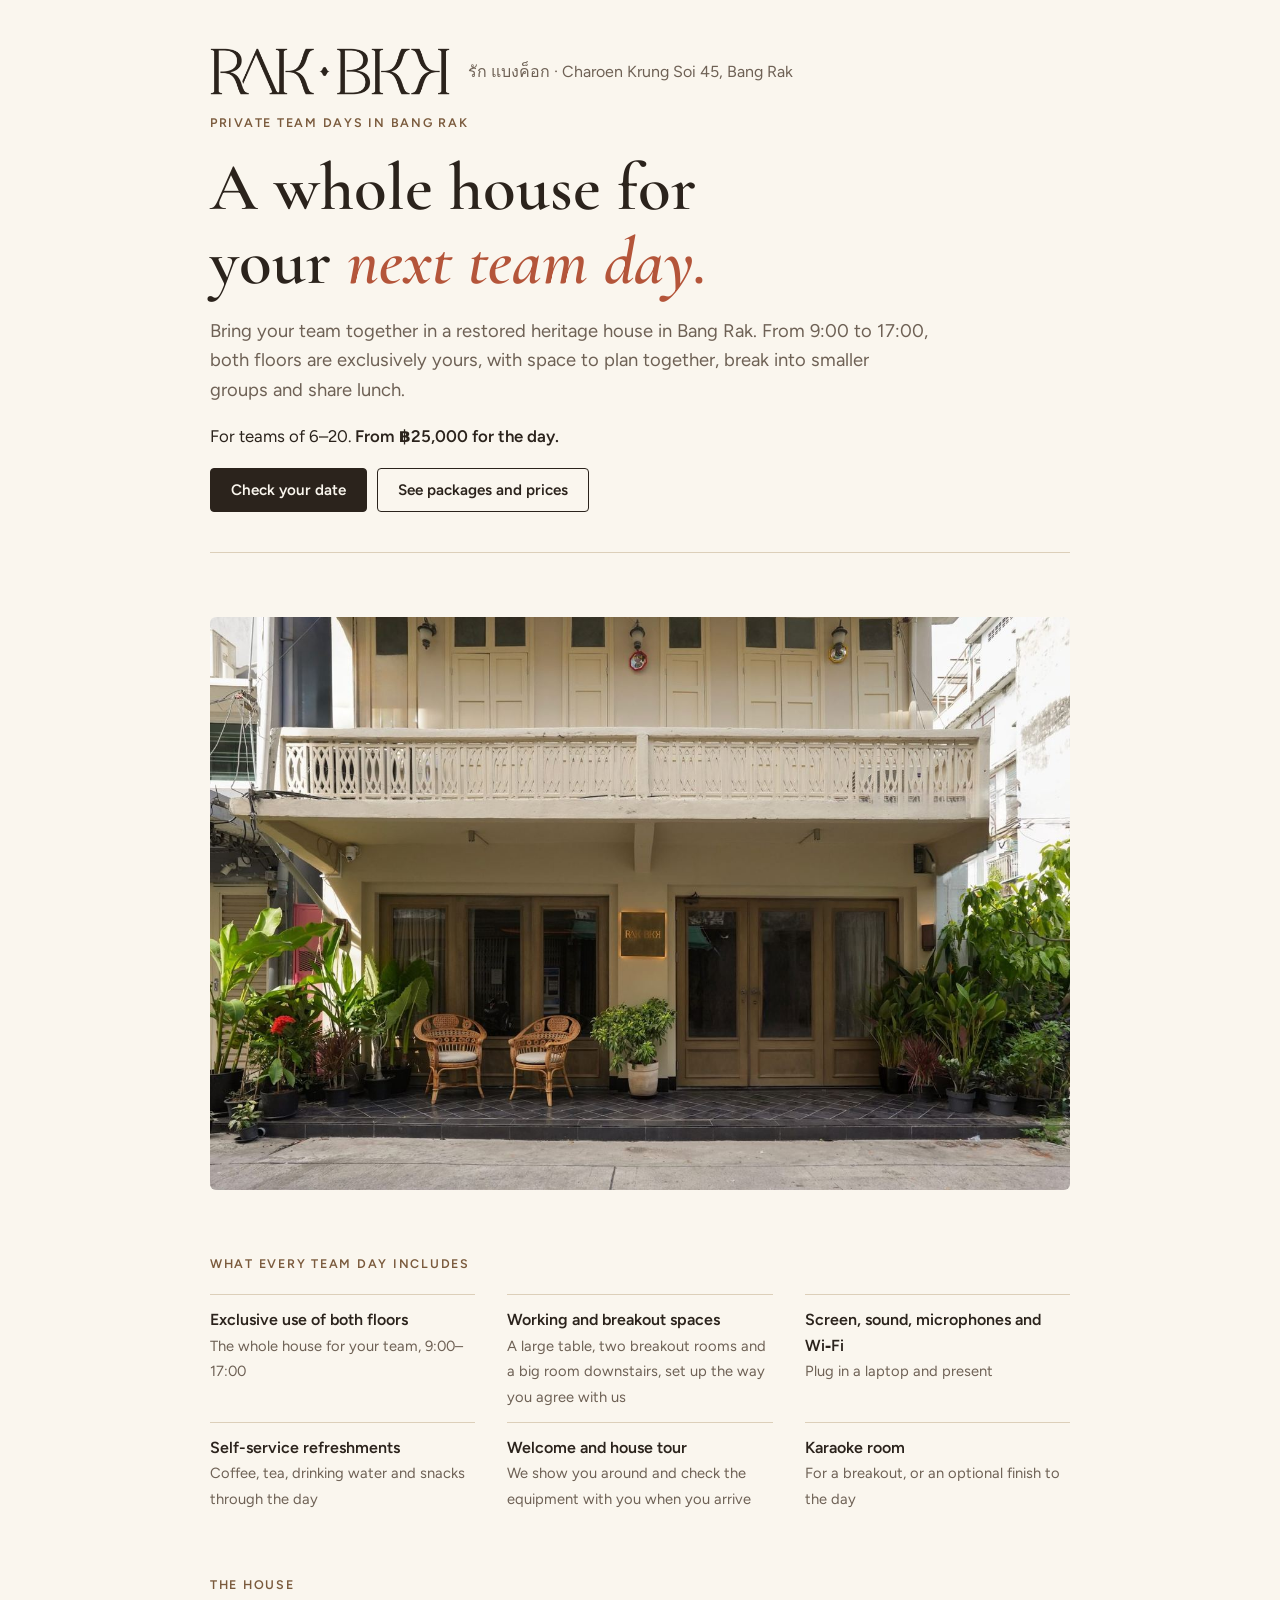
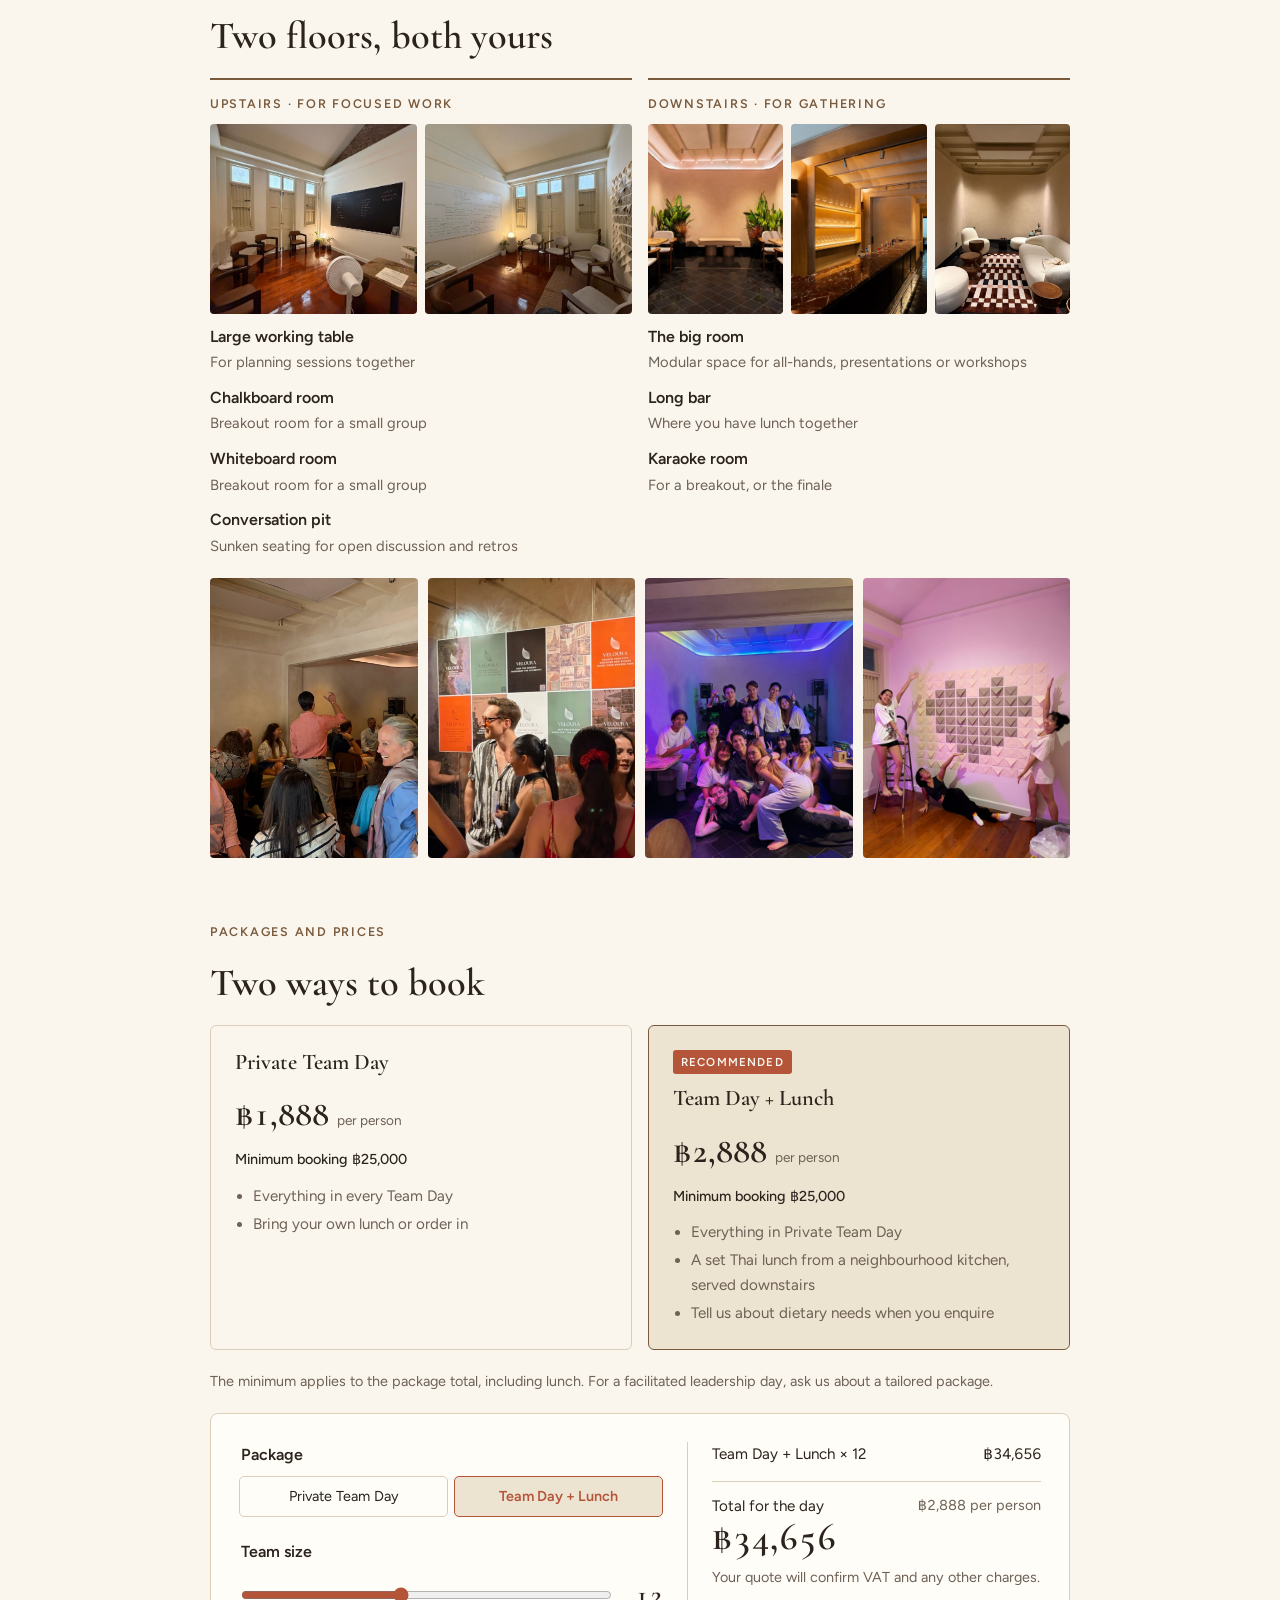
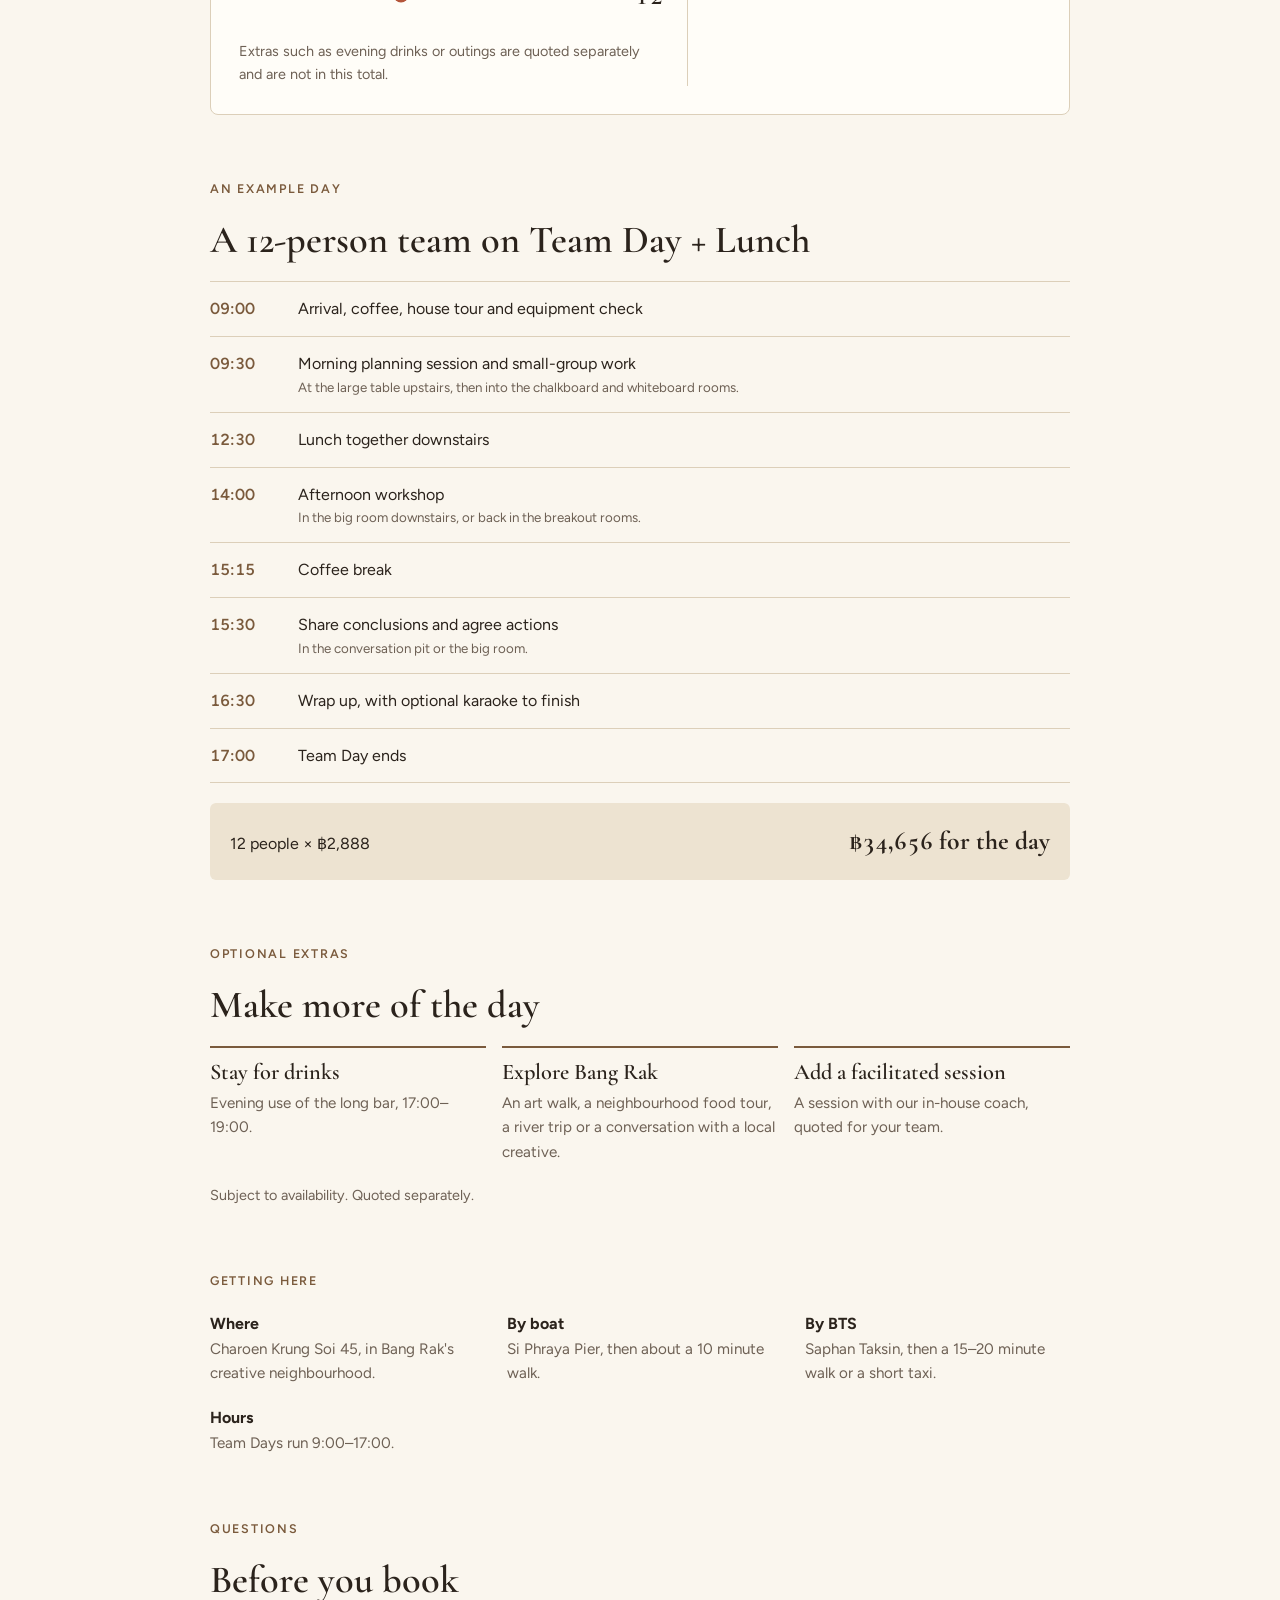
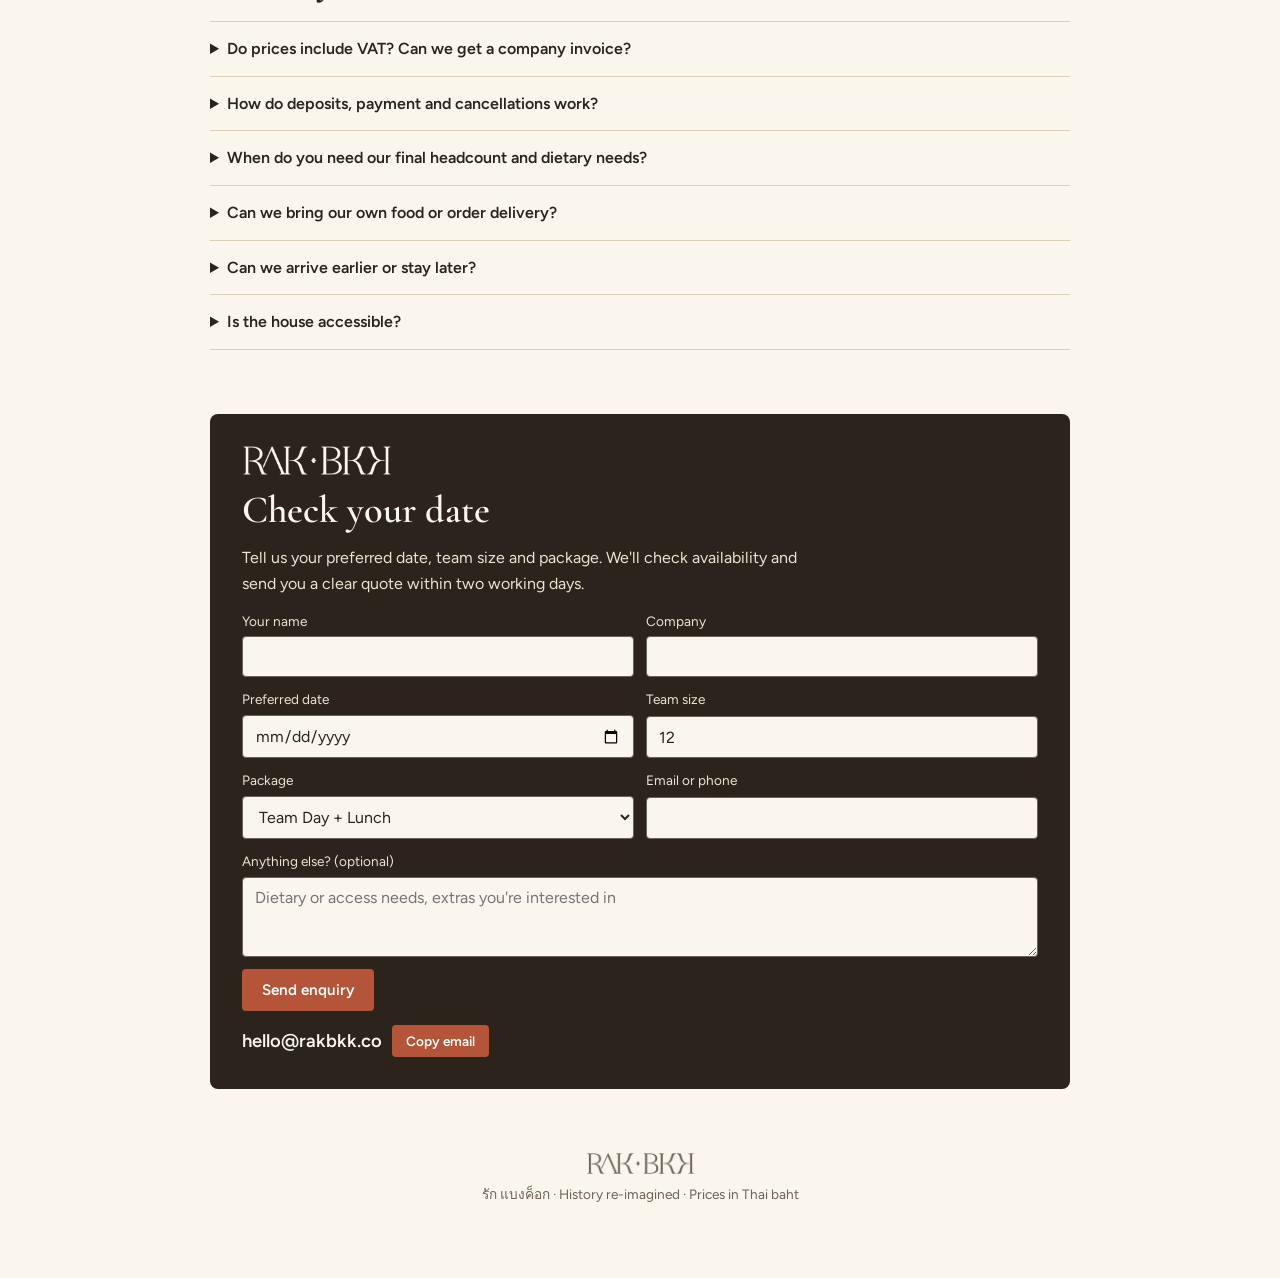
<file: team-days/index.html>
<!doctype html>
<html lang="en">
<head>
<meta charset="utf-8">
<meta name="viewport" content="width=device-width,initial-scale=1,viewport-fit=cover">
<meta name="robots" content="noindex,nofollow">
<meta name="description" content="A whole house for your next team day. Private team days at RAK BKK, Bang Rak, for teams of 6 to 20.">
<meta property="og:title" content="Private Team Days · RAK BKK">
<meta property="og:description" content="A whole house for your next team day. For teams of 6 to 20 in Bang Rak, Bangkok. From ฿25,000 for the day.">
<meta property="og:image" content="https://rakbkk.co/team-days/img/facade.jpg">
<style>img{max-width:100%}[hidden]{display:none!important}body{margin:0}html{scroll-behavior:smooth}</style>
<title>Private Team Days · RAK BKK</title>
<link rel="preconnect" href="https://fonts.googleapis.com">
<link rel="stylesheet" href="https://fonts.googleapis.com/css2?family=Cormorant+Garamond:ital,wght@0,500;0,600;1,500&family=Figtree:wght@400;500;600&display=swap">
<style>
/* Layout: a single calm column like a printed house menu; the price builder is the one set-off object. */
:root{
  --ivory:#FAF6EE; --sand:#EDE3D1; --oak:#7A5A3C; --ink:#2B231C; --muted:#6E6155;
  --terracotta:#B4553A; --line:#DCCFB9; --card:#FFFDF8;
  --display:"Cormorant Garamond",Georgia,"Times New Roman",serif;
  --body:"Figtree",system-ui,-apple-system,"Segoe UI",sans-serif;
}
@media (prefers-color-scheme:dark){:root:not([data-theme="light"]){
  --ivory:#1E1915; --sand:#2A231D; --oak:#C9A27E; --ink:#F1E9DC; --muted:#B3A595;
  --terracotta:#E08467; --line:#3E342B; --card:#251F1A; color-scheme:dark}}
:root[data-theme="dark"]{
  --ivory:#1E1915; --sand:#2A231D; --oak:#C9A27E; --ink:#F1E9DC; --muted:#B3A595;
  --terracotta:#E08467; --line:#3E342B; --card:#251F1A; color-scheme:dark}
*{box-sizing:border-box}
body{background:var(--ivory);color:var(--ink);font:400 16px/1.6 var(--body);
  padding-left:max(16px,env(safe-area-inset-left,0px));padding-right:max(16px,env(safe-area-inset-right,0px))}
.wrap{max-width:860px;margin:0 auto;padding-block:48px 72px;display:grid;gap:64px}
h1,h2,h3{font-family:var(--display);font-weight:600;line-height:1.1;margin:0;text-wrap:balance}
h1{font-size:clamp(2.6rem,7vw,4.2rem)}
h2{font-size:clamp(1.8rem,4vw,2.4rem)}
h3{font-size:1.4rem}
p{margin:0}
.eyebrow{font-size:.78rem;letter-spacing:.14em;text-transform:uppercase;color:var(--oak);font-weight:600}
.lede{font-size:1.15rem;color:var(--muted);max-width:60ch}
section{display:grid;gap:20px}
.num{font-variant-numeric:tabular-nums}
header{display:grid;gap:18px;border-bottom:1px solid var(--line);padding-bottom:40px}
.brand{display:flex;gap:10px 18px;align-items:center;flex-wrap:wrap}
.logo{display:block;aspect-ratio:900/176;background:var(--ink);-webkit-mask:url(img/logo.png) center/contain no-repeat;mask:url(img/logo.png) center/contain no-repeat}
.brand .logo{width:clamp(170px,30vw,240px)}
.cta .logo{width:150px;background:var(--ivory)}
.cta{scroll-margin-top:16px}
footer .logo{width:110px;margin:0 auto 10px;background:var(--muted)}
.brand span{color:var(--muted)}
h1 em{font-style:italic;color:var(--terracotta)}
.always{display:grid;grid-template-columns:repeat(auto-fit,minmax(220px,1fr));gap:12px 32px}
.always div{border-top:1px solid var(--line);padding-top:12px}
.always b{display:block;font-weight:600}
.always small{color:var(--muted);font-size:.92rem}
.floors{display:grid;grid-template-columns:repeat(auto-fit,minmax(260px,1fr));gap:16px}
.floor{border-top:2px solid var(--oak);padding-top:14px;display:grid;gap:10px;align-content:start}
.floor ul{list-style:none;margin:0;padding:0;display:grid;gap:10px}
.floor b{display:block;font-weight:600}
.floor small{color:var(--muted);font-size:.92rem}
.hero-img{margin:0;display:grid;gap:8px}
.hero-img img{width:100%;aspect-ratio:3/2;object-fit:cover;border-radius:6px;display:block}
figcaption{font-size:.85rem;color:var(--muted)}
.floor-pics{display:grid;gap:8px}
.floor-pics.two{grid-template-columns:1fr 1fr}
.floor-pics.three{grid-template-columns:1fr 1fr 1fr}
.floor-pics figure{margin:0;display:grid;gap:4px;min-width:0}
.floor-pics img{width:100%;height:clamp(130px,22vw,190px);object-fit:cover;border-radius:4px;display:block}
.past{display:grid;grid-template-columns:repeat(4,1fr);gap:10px}
.past figure{margin:0;display:grid;gap:6px;align-content:start;min-width:0}
.past img{width:100%;height:clamp(180px,28vw,280px);object-fit:cover;border-radius:4px;display:block}
@media (max-width:620px){.past{grid-template-columns:1fr 1fr}.floor-pics.three{grid-template-columns:1fr 1fr}}
.tiers{display:grid;grid-template-columns:repeat(auto-fit,minmax(260px,1fr));gap:16px}
.tier{border:1px solid var(--line);border-radius:6px;padding:24px;display:grid;gap:12px;align-content:start;background:var(--ivory)}
.tier.pick{background:var(--sand);border-color:var(--oak)}
.tier .price{font-family:var(--display);font-size:2.2rem;font-weight:600}
.tier .price small{font-family:var(--body);font-size:.85rem;color:var(--muted);font-weight:400}
.tier ul{margin:0;padding-left:18px;color:var(--muted);font-size:.95rem;display:grid;gap:4px}
.tag{justify-self:start;font-size:.72rem;letter-spacing:.1em;text-transform:uppercase;background:var(--terracotta);color:var(--ivory);padding:3px 8px;border-radius:3px;font-weight:600}
.fine{font-size:.9rem;color:var(--muted)}
.builder{background:var(--card);border:1px solid var(--line);border-radius:8px;padding:28px;display:grid;gap:24px;grid-template-columns:1.2fr 1fr}
.builder > *{min-width:0}
@media (max-width:680px){.builder{grid-template-columns:1fr;padding:20px}}
fieldset{border:0;margin:0;padding:0;display:grid;gap:10px}
legend{font-weight:600;margin-bottom:8px}
.controls{display:grid;gap:22px}
.seg{display:grid;grid-template-columns:repeat(2,1fr);gap:6px}
.seg label{border:1px solid var(--line);border-radius:5px;padding:10px 8px;text-align:center;cursor:pointer;font-size:.9rem;line-height:1.3}
.seg input{position:absolute;opacity:0;pointer-events:none}
.seg input:checked + span{color:var(--terracotta);font-weight:600}
.seg label:has(input:checked){border-color:var(--terracotta);background:var(--sand)}
.seg label:has(input:focus-visible){outline:2px solid var(--terracotta);outline-offset:2px}
.range{display:flex;gap:14px;align-items:center}
input[type=range]{flex:1;accent-color:var(--terracotta)}
.range output{font-family:var(--display);font-size:1.8rem;font-weight:600;min-width:2.5ch;text-align:right}
.check{display:flex;gap:10px;align-items:flex-start;font-size:.95rem;cursor:pointer}
.check input{accent-color:var(--terracotta);margin-top:5px}
.check small{display:block;color:var(--muted)}
.total{border-left:1px solid var(--line);padding-left:24px;display:grid;gap:10px;align-content:start}
@media (max-width:680px){.total{border-left:0;border-top:1px solid var(--line);padding:20px 0 0}}
.line{display:flex;justify-content:space-between;gap:12px;font-size:.95rem}
.line span:last-child{font-variant-numeric:tabular-nums;white-space:nowrap}
.grand{border-top:1px solid var(--line);padding-top:12px;margin-top:4px}
.grand .amt{font-family:var(--display);font-size:2.4rem;font-weight:600;line-height:1}
.note{font-size:.85rem;color:var(--terracotta)}
.day{display:grid;gap:0;border-top:1px solid var(--line)}
.day div{display:grid;grid-template-columns:72px 1fr;gap:16px;padding:14px 0;border-bottom:1px solid var(--line)}
.day time{font-variant-numeric:tabular-nums;color:var(--oak);font-weight:600}
.day p small{display:block;color:var(--muted)}
.example{background:var(--sand);border-radius:6px;padding:18px 20px;display:flex;flex-wrap:wrap;gap:8px 24px;justify-content:space-between;align-items:baseline}
.example b{font-family:var(--display);font-size:1.6rem}
.addons{display:grid;gap:0;border-top:1px solid var(--line)}
.addons div{display:flex;justify-content:space-between;gap:16px;padding:12px 0;border-bottom:1px solid var(--line)}
.addons span:last-child{color:var(--muted);white-space:nowrap;font-variant-numeric:tabular-nums}
.practical{display:grid;grid-template-columns:repeat(auto-fit,minmax(240px,1fr));gap:20px 32px}
.practical b{display:block}
.practical p{color:var(--muted);font-size:.95rem}
.cta{background:var(--ink);color:var(--ivory);border-radius:8px;padding:32px;display:grid;gap:14px}
.cta h2{color:var(--ivory)}
.cta p{color:var(--sand);max-width:56ch}
.mail{display:flex;flex-wrap:wrap;gap:10px;align-items:center}
.mail code{font:600 1.15rem var(--body);user-select:all;color:var(--ivory)}
.mail button{font:600 .85rem var(--body);background:var(--terracotta);color:#fff;border:0;border-radius:4px;padding:8px 14px;cursor:pointer}
.mail button:focus-visible{outline:2px solid var(--ivory);outline-offset:2px}
footer{font-size:.85rem;color:var(--muted);text-align:center}
@media (prefers-reduced-motion:no-preference){.grand .amt{transition:color .2s}}
.btns{display:flex;flex-wrap:wrap;gap:10px}
.btn{display:inline-block;font:600 .95rem var(--body);padding:12px 20px;border-radius:4px;text-decoration:none;border:1px solid var(--ink);cursor:pointer}
.btn.primary{background:var(--ink);color:var(--ivory)}
.btn.secondary{background:transparent;color:var(--ink)}
.btn:focus-visible{outline:2px solid var(--terracotta);outline-offset:2px}
.from{font-size:1.05rem}
.from b{font-weight:600}
.tier .min{font-size:.9rem;color:var(--ink);font-weight:500;margin-top:-6px}
.extras{display:grid;grid-template-columns:repeat(auto-fit,minmax(220px,1fr));gap:16px}
.extras div{border-top:2px solid var(--oak);padding-top:12px;display:grid;gap:6px;align-content:start}
.extras p{color:var(--muted);font-size:.95rem}
.faq{display:grid;border-top:1px solid var(--line)}
.faq details{border-bottom:1px solid var(--line);padding:14px 0}
.faq summary{cursor:pointer;font-weight:600}
.faq details p{color:var(--muted);margin-top:8px;max-width:62ch}
.enq{display:grid;grid-template-columns:1fr 1fr;gap:12px}
.enq > *{min-width:0}
.enq .full{grid-column:1/-1}
.enq label{display:grid;gap:4px;font-size:.85rem;color:var(--sand)}
.enq input,.enq select,.enq textarea{font:400 1rem var(--body);padding:10px 12px;border-radius:4px;border:1px solid var(--muted);background:var(--ivory);color:var(--ink);width:100%}
.enq textarea{min-height:80px;resize:vertical}
.enq button{justify-self:start;background:var(--terracotta);color:#fff;border:0;border-radius:4px;padding:12px 20px;font:600 .95rem var(--body);cursor:pointer}
.enq button:focus-visible{outline:2px solid var(--ivory);outline-offset:2px}
@media (max-width:560px){.enq{grid-template-columns:1fr}}
.sent{background:var(--card);color:var(--ink);border-radius:6px;padding:14px 16px;font-size:.92rem;display:grid;gap:8px}
.sent pre{margin:0;white-space:pre-wrap;font:400 .9rem/1.5 var(--body);color:var(--muted)}
</style>
</head>
<body>
<div class="wrap">
<header>
  <div class="brand"><span class="logo" role="img" aria-label="RAK BKK"></span><span>รัก แบงค็อก · Charoen Krung Soi 45, Bang Rak</span></div>
  <p class="eyebrow">Private team days in Bang Rak</p>
  <h1>A whole house for your <em>next team day.</em></h1>
  <p class="lede">Bring your team together in a restored heritage house in Bang Rak. From 9:00 to 17:00, both floors are exclusively yours, with space to plan together, break into smaller groups and share lunch.</p>
  <p class="from">For teams of 6–20. <b>From ฿25,000 for the day.</b></p>
  <div class="btns"><a class="btn primary" href="#enquire">Check your date</a><a class="btn secondary" href="#packages">See packages and prices</a></div>
</header>

<figure class="hero-img">
  <img src="img/facade.jpg" alt="The front of RAK BKK: a restored two-storey shophouse with timber doors, rattan chairs and plants">
</figure>

<section>
  <p class="eyebrow">What every Team Day includes</p>
  <div class="always">
    <div><b>Exclusive use of both floors</b><small>The whole house for your team, 9:00–17:00</small></div>
    <div><b>Working and breakout spaces</b><small>A large table, two breakout rooms and a big room downstairs, set up the way you agree with us</small></div>
    <div><b>Screen, sound, microphones and Wi‑Fi</b><small>Plug in a laptop and present</small></div>
    <div><b>Self-service refreshments</b><small>Coffee, tea, drinking water and snacks through the day</small></div>
    <div><b>Welcome and house tour</b><small>We show you around and check the equipment with you when you arrive</small></div>
    <div><b>Karaoke room</b><small>For a breakout, or an optional finish to the day</small></div>
  </div>
</section>

<section>
  <p class="eyebrow">The house</p>
  <h2>Two floors, both yours</h2>
  <div class="floors">
    <div class="floor">
      <p class="eyebrow">Upstairs · for focused work</p>
      <div class="floor-pics two">
        <figure><img src="img/chalkboard-room.jpg" alt="The chalkboard room upstairs, with wooden chairs and tall shuttered windows" loading="lazy"></figure>
        <figure><img src="img/whiteboard-room.jpg" alt="The whiteboard room upstairs, with armchairs and a wall of paper tiles" loading="lazy"></figure>
      </div>
      <ul>
        <li><b>Large working table</b><small>For planning sessions together</small></li>
        <li><b>Chalkboard room</b><small>Breakout room for a small group</small></li>
        <li><b>Whiteboard room</b><small>Breakout room for a small group</small></li>
        <li><b>Conversation pit</b><small>Sunken seating for open discussion and retros</small></li>
      </ul>
    </div>
    <div class="floor">
      <p class="eyebrow">Downstairs · for gathering</p>
      <div class="floor-pics three">
        <figure><img src="img/big-room.jpg" alt="The big room downstairs under a warm lit ceiling, with wooden chairs and plants" loading="lazy"></figure>
        <figure><img src="img/long-bar.jpg" alt="The long marble bar with glowing shelves" loading="lazy"></figure>
        <figure><img src="img/karaoke-room.jpg" alt="The karaoke room with curved white sofas and a checked rug" loading="lazy"></figure>
      </div>
      <ul>
        <li><b>The big room</b><small>Modular space for all-hands, presentations or workshops</small></li>
        <li><b>Long bar</b><small>Where you have lunch together</small></li>
        <li><b>Karaoke room</b><small>For a breakout, or the finale</small></li>
      </ul>
    </div>
  </div>
  <div class="past">
    <figure><img src="img/workshop.jpg" alt="A team workshop in the big room downstairs" loading="lazy"></figure>
    <figure><img src="img/launch-night.jpg" alt="Guests talking by the long bar at an evening event" loading="lazy"></figure>
    <figure><img src="img/karaoke-night.jpg" alt="A group posing together in the karaoke room under purple light" loading="lazy"></figure>
    <figure><img src="img/paper-wall.jpg" alt="Three guests posing beside a paper heart on the wall upstairs" loading="lazy"></figure>
  </div>
</section>

<section id="packages">
  <p class="eyebrow">Packages and prices</p>
  <h2>Two ways to book</h2>
  <div class="tiers">
    <div class="tier">
      <h3>Private Team Day</h3>
      <div class="price num">฿1,888 <small>per person</small></div>
      <p class="min">Minimum booking ฿25,000</p>
      <ul><li>Everything in every Team Day</li><li>Bring your own lunch or order in</li></ul>
    </div>
    <div class="tier pick">
      <span class="tag">Recommended</span>
      <h3>Team Day + Lunch</h3>
      <div class="price num">฿2,888 <small>per person</small></div>
      <p class="min">Minimum booking ฿25,000</p>
      <ul><li>Everything in Private Team Day</li><li>A set Thai lunch from a neighbourhood kitchen, served downstairs</li><li>Tell us about dietary needs when you enquire</li></ul>
    </div>
  </div>
  <p class="fine">The minimum applies to the package total, including lunch. For a facilitated leadership day, ask us about a tailored package.</p>

  <form class="builder" id="builder">
    <div class="controls">
      <fieldset>
        <legend>Package</legend>
        <div class="seg">
          <label><input type="radio" name="pkg" id="pkg-pass" value="1888"><span>Private Team Day</span></label>
          <label><input type="radio" name="pkg" id="pkg-lunch" value="2888" checked><span>Team Day + Lunch</span></label>
        </div>
      </fieldset>
      <fieldset>
        <legend><label for="size">Team size</label></legend>
        <div class="range"><input type="range" id="size" min="6" max="20" step="1" value="12"><output id="sizeOut" class="num">12</output></div>
      </fieldset>
      <p class="fine">Extras such as evening drinks or outings are quoted separately and are not in this total.</p>
    </div>
    <div class="total" aria-live="polite">
      <div class="line"><span id="lPkg">Team Day + Lunch × 12</span><span id="vPkg">฿34,656</span></div>
      <div class="line" id="rowMin" hidden><span>Minimum-booking adjustment</span><span id="vMin">฿0</span></div>
      <div class="grand">
        <div class="line"><span>Total for the day</span><span id="vPer" class="fine">฿2,888 per person</span></div>
        <div class="amt num" id="vTotal">฿34,656</div>
      </div>
      <p class="note" id="minNote" hidden>Bookings start at ฿25,000, as your team has the whole house.</p>
      <p class="fine">Your quote will confirm VAT and any other charges.</p>
    </div>
  </form>
</section>

<section>
  <p class="eyebrow">An example day</p>
  <h2>A 12-person team on Team Day + Lunch</h2>
  <div class="day">
    <div><time>09:00</time><p>Arrival, coffee, house tour and equipment check</p></div>
    <div><time>09:30</time><p>Morning planning session and small-group work<small>At the large table upstairs, then into the chalkboard and whiteboard rooms.</small></p></div>
    <div><time>12:30</time><p>Lunch together downstairs</p></div>
    <div><time>14:00</time><p>Afternoon workshop<small>In the big room downstairs, or back in the breakout rooms.</small></p></div>
    <div><time>15:15</time><p>Coffee break</p></div>
    <div><time>15:30</time><p>Share conclusions and agree actions<small>In the conversation pit or the big room.</small></p></div>
    <div><time>16:30</time><p>Wrap up, with optional karaoke to finish</p></div>
    <div><time>17:00</time><p>Team Day ends</p></div>
  </div>
  <div class="example"><span>12 people × ฿2,888</span><b class="num">฿34,656 for the day</b></div>
</section>

<section>
  <p class="eyebrow">Optional extras</p>
  <h2>Make more of the day</h2>
  <div class="extras">
    <div><h3>Stay for drinks</h3><p>Evening use of the long bar, 17:00–19:00.</p></div>
    <div><h3>Explore Bang Rak</h3><p>An art walk, a neighbourhood food tour, a river trip or a conversation with a local creative.</p></div>
    <div><h3>Add a facilitated session</h3><p>A session with our in-house coach, quoted for your team.</p></div>
  </div>
  <p class="fine">Subject to availability. Quoted separately.</p>
</section>

<section>
  <p class="eyebrow">Getting here</p>
  <div class="practical">
    <div><b>Where</b><p>Charoen Krung Soi 45, in Bang Rak's creative neighbourhood.</p></div>
    <div><b>By boat</b><p>Si Phraya Pier, then about a 10 minute walk.</p></div>
    <div><b>By BTS</b><p>Saphan Taksin, then a 15–20 minute walk or a short taxi.</p></div>
    <div><b>Hours</b><p>Team Days run 9:00–17:00.</p></div>
  </div>
</section>

<section>
  <p class="eyebrow">Questions</p>
  <h2>Before you book</h2>
  <div class="faq">
    <details><summary>Do prices include VAT? Can we get a company invoice?</summary><p>Your quote will set out VAT and invoicing clearly before you confirm.</p></details>
    <details><summary>How do deposits, payment and cancellations work?</summary><p>We'll include payment, date-change and cancellation terms in your quote.</p></details>
    <details><summary>When do you need our final headcount and dietary needs?</summary><p>Tell us your best estimate when you enquire. Your quote will give the date we need final numbers and dietary needs by.</p></details>
    <details><summary>Can we bring our own food or order delivery?</summary><p>Yes, on a Private Team Day you can bring your own lunch or order in. Let us know your plan when you enquire.</p></details>
    <details><summary>Can we arrive earlier or stay later?</summary><p>Ask us when you enquire. Evening drinks at the long bar until 19:00 are available as an extra.</p></details>
    <details><summary>Is the house accessible?</summary><p>The upstairs rooms are reached by stairs. Tell us about any access needs and we'll talk through how to plan the day.</p></details>
  </div>
</section>

<section class="cta" id="enquire">
  <span class="logo" role="img" aria-label="RAK BKK"></span>
  <h2>Check your date</h2>
  <p>Tell us your preferred date, team size and package. We'll check availability and send you a clear quote within two working days.</p>
  <form class="enq" id="enq">
    <label>Your name<input id="f-name" name="name" required autocomplete="name"></label>
    <label>Company<input id="f-company" name="company" autocomplete="organization"></label>
    <label>Preferred date<input id="f-date" name="date" type="date"></label>
    <label>Team size<input id="f-size" name="size" type="number" min="6" max="20" value="12"></label>
    <label>Package<select id="f-pkg" name="pkg"><option>Team Day + Lunch</option><option>Private Team Day</option><option>Not sure yet</option></select></label>
    <label>Email or phone<input id="f-contact" name="contact" required autocomplete="email"></label>
    <label class="full">Anything else? (optional)<textarea id="f-note" name="note" placeholder="Dietary or access needs, extras you're interested in"></textarea></label>
    <button type="submit">Send enquiry</button>
  </form>
  <div class="sent" id="sent" hidden>
    <b>Your email app should open with this enquiry addressed to us. If it doesn't, copy the text below and send it to hello@rakbkk.co.</b>
    <pre id="sentText"></pre>
  </div>
  <div class="mail"><code id="email">hello@rakbkk.co</code><button type="button" id="copy">Copy email</button></div>
</section>

<footer><span class="logo" role="img" aria-label="RAK BKK"></span>รัก แบงค็อก · History re-imagined · Prices in Thai baht</footer>
</div>
<script>
(function(){
  const MIN = 25000;
  const names = {"1888":"Private Team Day","2888":"Team Day + Lunch"};
  const $ = id => document.getElementById(id);
  const fmt = n => "฿" + Math.round(n).toLocaleString("en-US");
  function calc(){
    const rate = +document.querySelector('input[name="pkg"]:checked').value;
    const n = Math.round(+$("size").value);
    $("sizeOut").textContent = n;
    const base = rate * n;
    const topUp = Math.max(0, MIN - base);
    const total = base + topUp;
    $("lPkg").textContent = names[rate] + " × " + n;
    $("vPkg").textContent = fmt(base);
    $("rowMin").hidden = !topUp; $("minNote").hidden = !topUp;
    $("vMin").textContent = fmt(topUp);
    $("vTotal").textContent = fmt(total);
    $("vPer").textContent = (topUp ? "Approximately " : "") + fmt(total / n) + " per person";
  }
  $("builder").addEventListener("input", calc);
  $("builder").addEventListener("submit", e => e.preventDefault());
  calc();
  $("enq").addEventListener("submit", function(e){
    e.preventDefault();
    const v = id => $(id).value.trim();
    const text = "Name: " + v("f-name") + "\nCompany: " + v("f-company") + "\nPreferred date: " + (v("f-date") || "flexible") +
      "\nTeam size: " + v("f-size") + "\nPackage: " + v("f-pkg") + "\nContact: " + v("f-contact") + (v("f-note") ? "\nNotes: " + v("f-note") : "");
    $("sentText").textContent = text;
    $("sent").hidden = false;
    const subject = "Team Day enquiry" + (v("f-company") ? " – " + v("f-company") : "");
    location.href = "mailto:hello@rakbkk.co?subject=" + encodeURIComponent(subject) + "&body=" + encodeURIComponent(text);
  });
  $("copy").addEventListener("click", function(){
    const btn = this, done = () => { btn.textContent = "Copied"; setTimeout(() => btn.textContent = "Copy email", 1800); };
    try {
      navigator.clipboard.writeText("hello@rakbkk.co").then(done, select);
    } catch(e){ select(); }
    function select(){ const r = document.createRange(); r.selectNodeContents($("email")); const s = getSelection(); s.removeAllRanges(); s.addRange(r); }
  });
})();
</script>
</body>
</html>
</file>
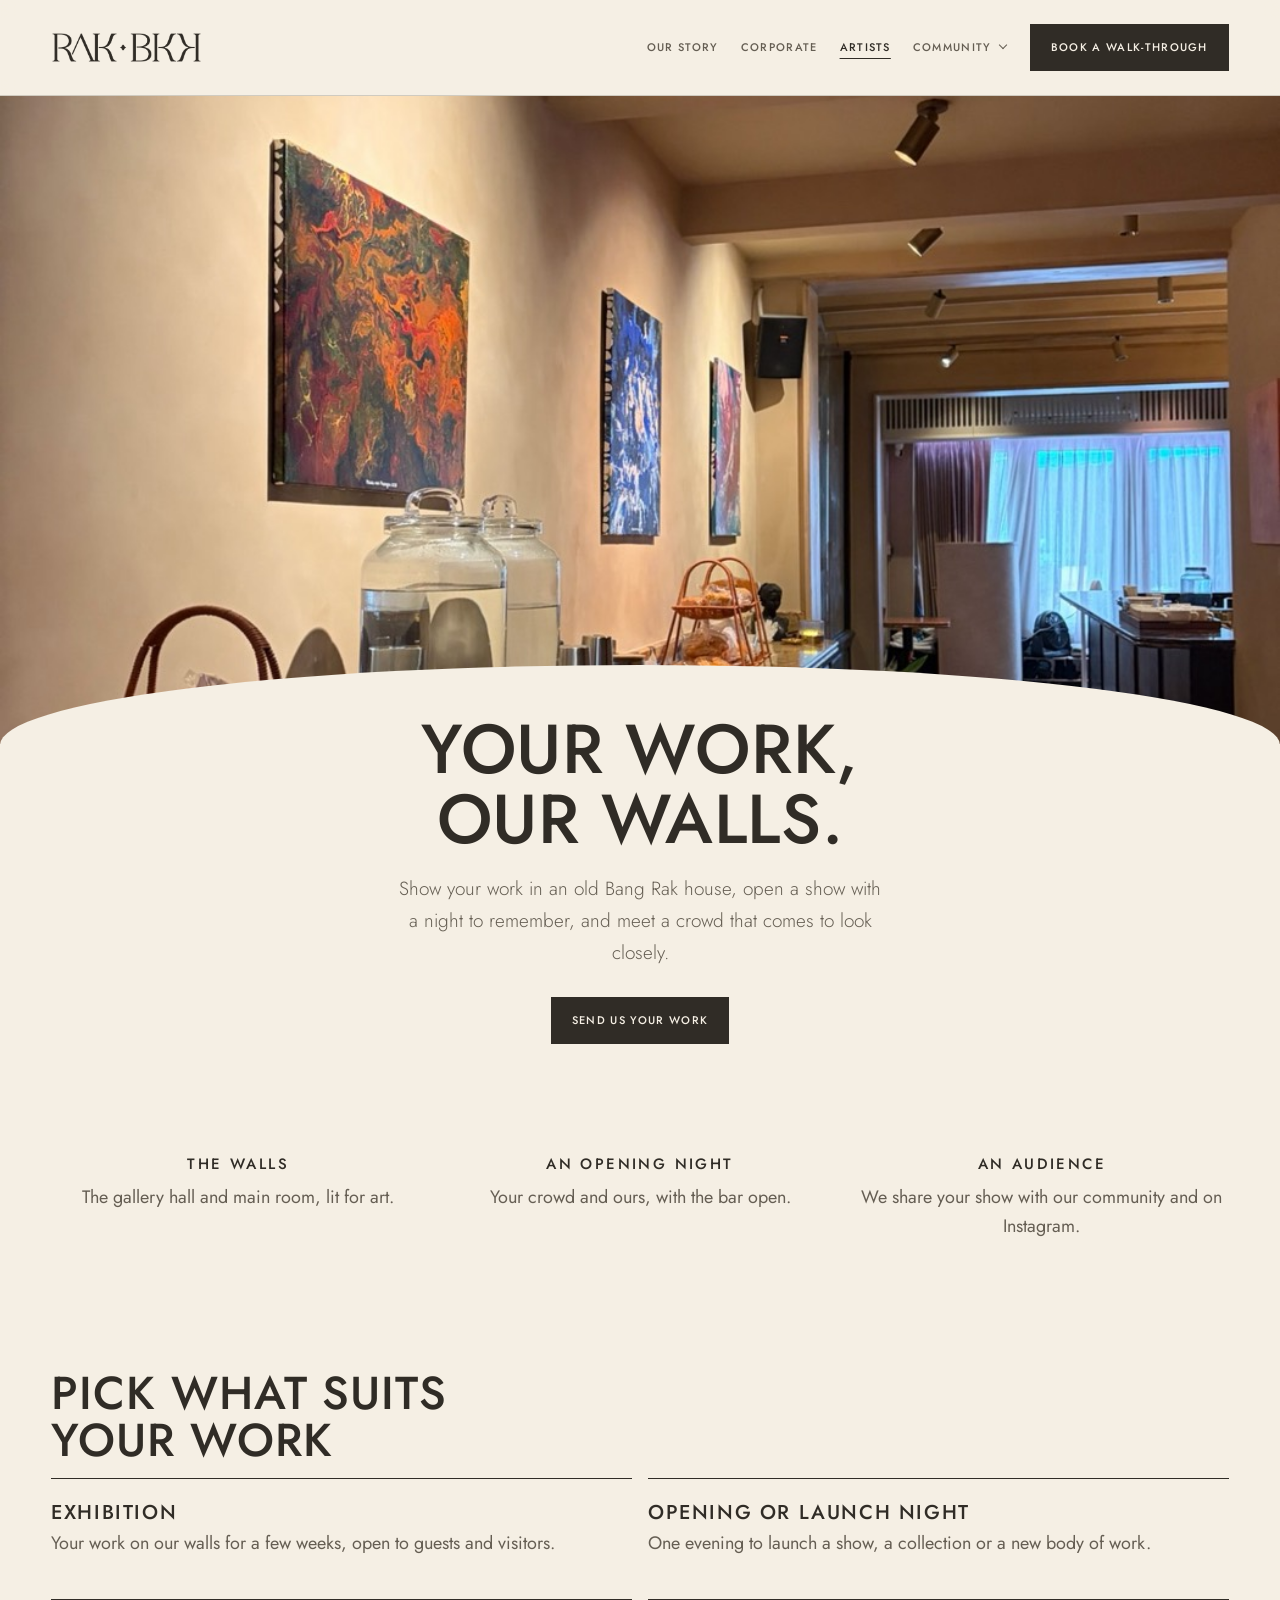
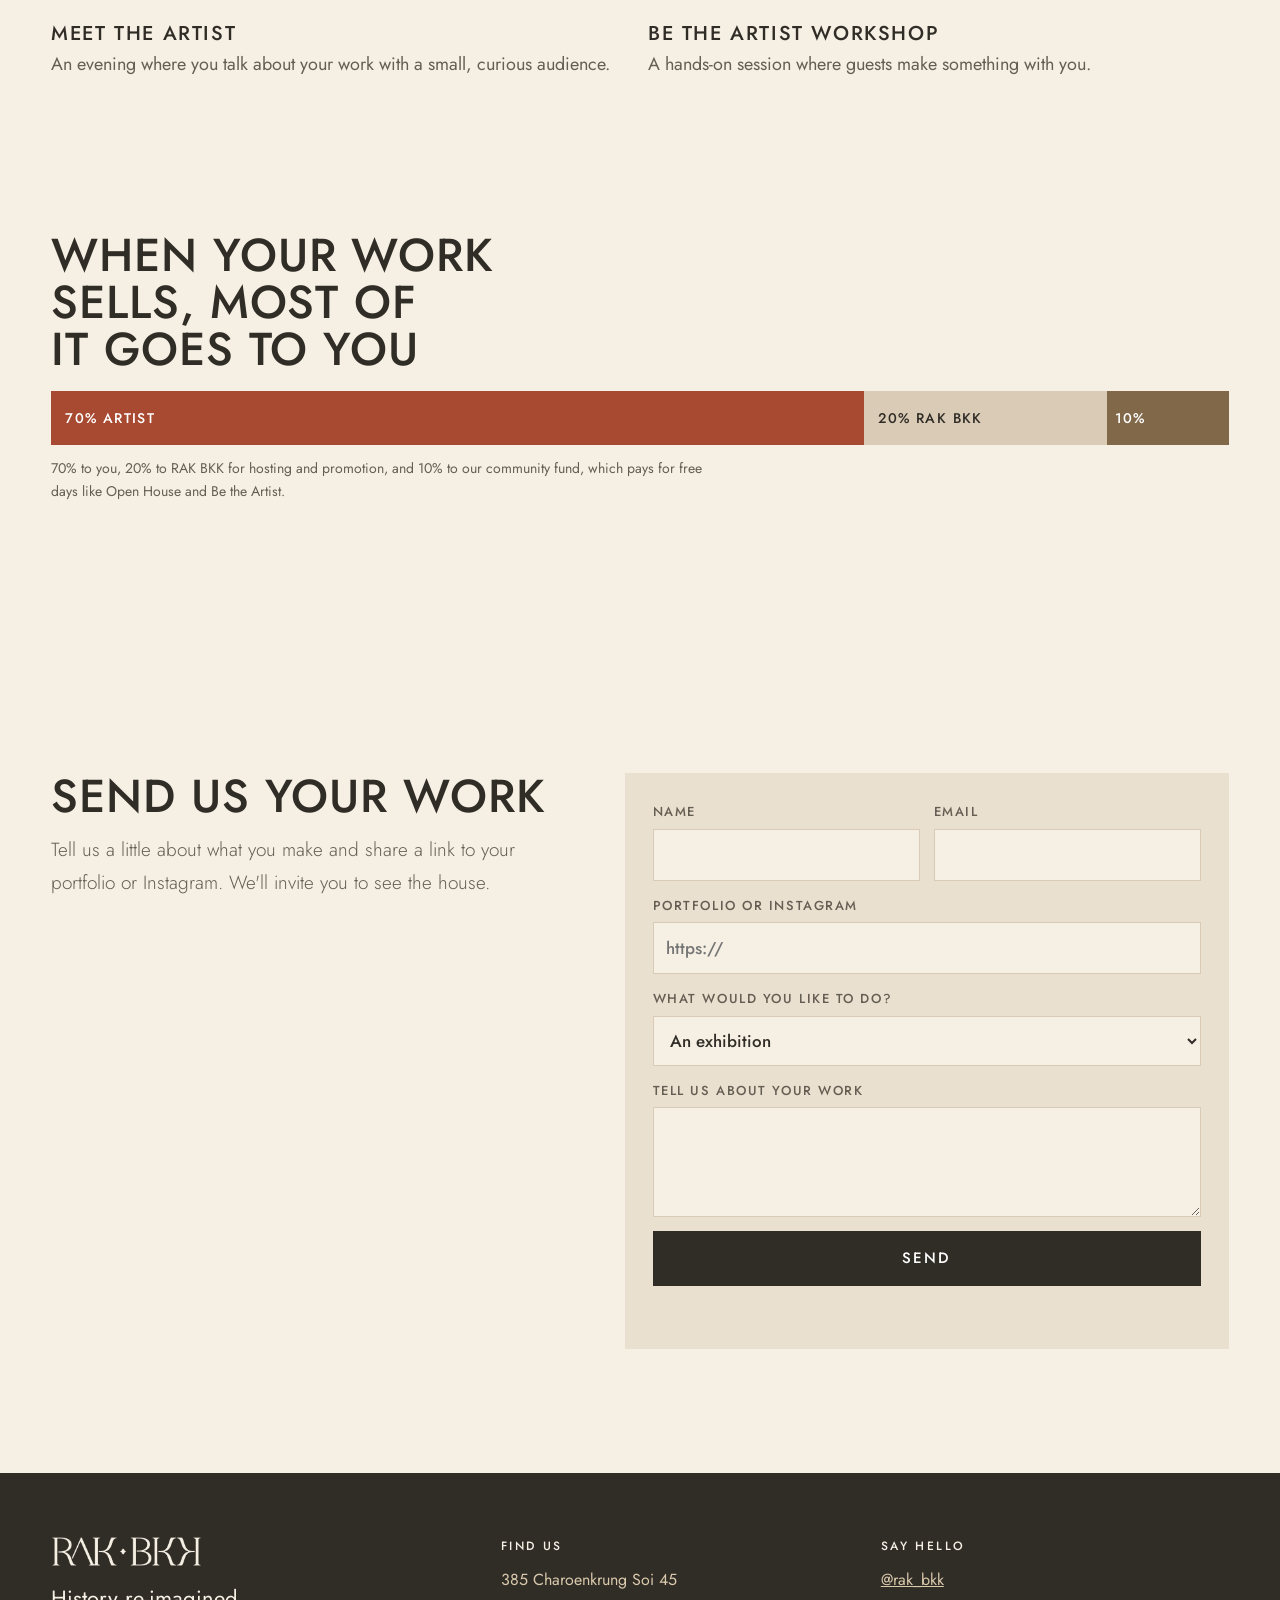
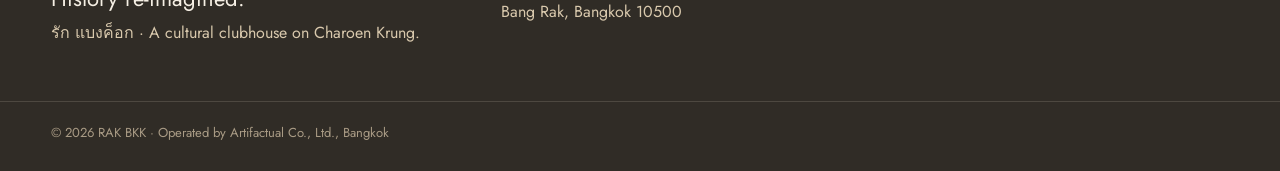
<file: artists.html>
<!doctype html>
<html lang="en" data-theme="light"><head><meta charset="utf-8"><meta name="viewport" content="width=device-width,initial-scale=1">
<title>Artists · RAK BKK</title>
<link rel="preconnect" href="https://fonts.googleapis.com">
<link rel="preconnect" href="https://fonts.gstatic.com" crossorigin>
<link rel="stylesheet" href="https://fonts.googleapis.com/css2?family=Italiana&family=Jost:wght@300;400;500&display=swap">
<style>
  :root {
    --ground:#F1E7D6; --panel:#EAD9B8; --sand:#D8C29A; --oak:#A98B5E; --terra:#BC5B3C; --ink:#2C2823; --soft:#5b5248;
    --rule:rgba(44,40,35,.16); --bar:rgba(241,231,214,.94);
    --display:'Italiana','Didot',Georgia,serif; --sans:'Jost','Futura','Avenir Next',Arial,sans-serif;
  }
  @media (prefers-color-scheme: dark) {
    :root:not([data-theme="light"]) { color-scheme:dark; --ground:#1E1B18; --panel:#2A2622; --sand:#4a4035; --oak:#C9A978; --terra:#D9774F; --ink:#F1E7D6; --soft:#c9bda9; --rule:rgba(241,231,214,.16); --bar:rgba(30,27,24,.94); }
  }
  :root[data-theme="dark"] { color-scheme:dark; --ground:#1E1B18; --panel:#2A2622; --sand:#4a4035; --oak:#C9A978; --terra:#D9774F; --ink:#F1E7D6; --soft:#c9bda9; --rule:rgba(241,231,214,.16); --bar:rgba(30,27,24,.94); }
  * { box-sizing:border-box; }
  body { background:var(--ground); color:var(--ink); font-family:var(--sans); font-weight:300; font-size:18px; line-height:1.6; -webkit-font-smoothing:antialiased; }
  a { color:inherit; }
  a:focus-visible, button:focus-visible { outline:2px solid var(--terra); outline-offset:3px; }

  .review { background:var(--terra); color:#fff; font-size:13px; letter-spacing:.14em; text-transform:uppercase; text-align:center; padding:8px 16px; }

  /* 1 · Header */
  header.site { position:sticky; top:env(safe-area-inset-top,0px); z-index:10; background:var(--bar); backdrop-filter:blur(8px); border-bottom:1px solid var(--rule); }
  .bar { max-width:1180px; margin:0 auto; padding:14px 24px; display:flex; align-items:center; gap:28px; }
  .logo { width:132px; aspect-ratio:1846/360; background:var(--ink); -webkit-mask:url(img/logo.png) center/contain no-repeat; mask:url(img/logo.png) center/contain no-repeat; flex:none; }
  nav { display:flex; gap:26px; margin-left:auto; font-size:14px; font-weight:500; letter-spacing:.16em; text-transform:uppercase; }
  nav a { text-decoration:none; color:var(--soft); white-space:nowrap; }
  .bar .btn { white-space:nowrap; }
  nav a:hover { color:var(--ink); }
  .btn { display:inline-block; text-decoration:none; font-size:14px; font-weight:500; letter-spacing:.14em; text-transform:uppercase; padding:12px 20px; border:1px solid var(--ink); color:var(--ink); background:transparent; }
  .btn.solid { background:var(--terra); border-color:var(--terra); color:#fff; }
  @media (max-width:1080px) { nav { display:none; } .bar { justify-content:space-between; } .bar .btn { padding:10px 14px; font-size:12px; } }

  /* 2 · Opening screen */
  .hero { position:relative; }
  .hero img { display:block; width:100%; height:min(78vh,760px); min-height:420px; object-fit:cover; object-position:center 62%; }
  .hero .curve { position:absolute; left:0; right:0; bottom:-1px; height:90px; background:var(--ground); border-radius:50% 50% 0 0 / 100% 100% 0 0; }
  .intro { max-width:1180px; margin:-40px auto 0; padding-inline:24px; position:relative; text-align:center; }
  .eyebrow { font-size:13px; font-weight:500; letter-spacing:.26em; text-transform:uppercase; color:var(--oak); margin:0 0 14px; }
  h1 { font-family:var(--display); font-weight:400; font-size:clamp(42px,7vw,84px); line-height:1.04; margin:0 auto 18px; max-width:15ch; text-wrap:balance; }
  .sub { font-size:clamp(18px,2vw,21px); color:var(--soft); max-width:44ch; margin:0 auto 28px; }
  .ctas { display:flex; gap:12px; justify-content:center; flex-wrap:wrap; }
  .dia { display:flex; align-items:center; gap:14px; max-width:260px; margin:48px auto 0; }
  .dia i { flex:1; height:1px; background:var(--sand); }
  .dia b { width:9px; height:9px; background:var(--terra); transform:rotate(45deg); }


  /* 3 · Book the house */
  .wrap { max-width:1180px; margin:0 auto; padding-inline:24px; }
  .book { padding-block:72px 24px; }
  .label { font-size:13px; font-weight:500; letter-spacing:.24em; text-transform:uppercase; color:var(--oak); margin:0 0 12px; }
  h2.big { font-family:var(--display); font-weight:400; font-size:clamp(32px,4.4vw,52px); line-height:1.1; margin:0 0 14px; max-width:20ch; text-wrap:balance; }
  .intro2 { color:var(--soft); max-width:56ch; margin:0 0 36px; }
  .packs { display:grid; grid-template-columns:repeat(3,minmax(0,1fr)); gap:16px; }
  @media (max-width:900px) { .packs { grid-template-columns:1fr; } }
  .pack { background:var(--panel); display:flex; flex-direction:column; }
  .pack img { display:block; width:100%; aspect-ratio:4/3; object-fit:cover; }
  .pack .in { padding:24px; display:flex; flex-direction:column; gap:10px; flex:1; }
  .pack h3 { font-size:15px; font-weight:500; letter-spacing:.16em; text-transform:uppercase; margin:0; }
  .pack .meta { font-size:15px; color:var(--soft); }
  .pack .price { font-family:var(--display); font-size:40px; line-height:1; color:var(--terra); }
  .pack .price small { font-family:var(--sans); font-size:12px; letter-spacing:.16em; text-transform:uppercase; color:var(--soft); display:block; margin-bottom:4px; }
  .pack ul { list-style:none; margin:4px 0 0; padding:0; font-size:16px; }
  .pack li { padding:8px 0 8px 18px; border-top:1px solid var(--rule); position:relative; }
  .pack li::before { content:""; position:absolute; left:2px; top:17px; width:7px; height:7px; background:var(--oak); transform:rotate(45deg); }
  .pack .for { font-size:14px; color:var(--soft); margin-top:auto; padding-top:10px; }
  .pack .btn { margin-top:12px; text-align:center; }
  .addon { margin-top:18px; padding:20px 24px; border:1px solid var(--sand); display:flex; gap:20px; align-items:center; flex-wrap:wrap; justify-content:space-between; }
  .addon p { margin:0; max-width:62ch; }
  .addon b { font-weight:500; }
  .fine { font-size:14px; color:var(--soft); margin-top:12px; }

  /* 4 · Proof */
  .proof { padding-block:64px 24px; }
  .proof-grid { display:grid; grid-template-columns:1.1fr 1fr; gap:40px; align-items:center; }
  @media (max-width:900px) { .proof-grid { grid-template-columns:1fr; } }
  .proof figure { margin:0; }
  .proof figure img { display:block; width:100%; aspect-ratio:4/5; object-fit:cover; object-position:center 30%; }
  .proof figcaption { font-size:14px; color:var(--soft); margin-top:8px; }
  blockquote.q { margin:0 0 28px; padding-left:24px; border-left:3px solid var(--terra); }
  blockquote.q p { font-family:var(--display); font-size:clamp(28px,3.4vw,42px); line-height:1.2; margin:0 0 14px; }
  blockquote.q cite { font-style:normal; font-size:13px; font-weight:500; letter-spacing:.2em; text-transform:uppercase; color:var(--soft); }
  .cases { display:grid; gap:0; border-top:1px solid var(--ink); }
  .case { display:grid; grid-template-columns:120px 1fr; gap:16px; padding:16px 0; border-bottom:1px solid var(--rule); }
  .case b { font-weight:500; font-size:15px; letter-spacing:.14em; text-transform:uppercase; }
  .case span { color:var(--soft); font-size:16px; }

  /* 5 · The house */
  .house { padding-block:72px 24px; }
  .house-top { display:grid; grid-template-columns:1fr 1.1fr; gap:48px; align-items:start; }
  @media (max-width:900px) { .house-top { grid-template-columns:1fr; gap:28px; } }
  .floors { display:grid; grid-template-columns:1fr 1fr; gap:28px; }
  @media (max-width:560px) { .floors { grid-template-columns:1fr; } }
  .fl h3 { display:flex; justify-content:space-between; align-items:baseline; margin:0 0 4px; padding-bottom:8px; border-bottom:1px solid var(--ink); font-size:14px; font-weight:500; letter-spacing:.16em; text-transform:uppercase; }
  .fl h3 span { font-family:var(--display); font-size:28px; letter-spacing:0; text-transform:none; font-weight:400; color:var(--terra); }
  .fl dl { margin:0; }
  .fl dl div { display:flex; justify-content:space-between; gap:12px; padding:9px 0; border-bottom:1px solid var(--rule); font-size:16px; }
  .fl dt { color:var(--soft); }
  .fl dd { margin:0; font-variant-numeric:tabular-nums; }
  .facil { display:flex; flex-wrap:wrap; gap:8px; margin-top:22px; }
  .facil span { font-size:14px; padding:6px 12px; border:1px solid var(--sand); color:var(--soft); }
  .ba { display:grid; grid-template-columns:1fr 1fr; gap:10px; margin-top:48px; }
  .ba figure { margin:0; position:relative; }
  .ba img { display:block; width:100%; aspect-ratio:4/3; object-fit:cover; }
  .ba .tag { position:absolute; top:12px; left:12px; padding:4px 10px; background:var(--ink); color:var(--ground); font-size:12px; font-weight:500; letter-spacing:.18em; text-transform:uppercase; }
  .ba .tag.after { background:var(--terra); color:#fff; }
  .ba-cap { font-size:14px; color:var(--soft); margin-top:10px; }
  @media (max-width:600px) { .ba { grid-template-columns:1fr; } }

  /* 6 · Events */
  .events { padding-block:72px 24px; }
  .ev-grid { display:grid; grid-template-columns:1.2fr 1fr; gap:16px; margin-top:8px; }
  @media (max-width:900px) { .ev-grid { grid-template-columns:1fr; } }
  .ev { background:var(--panel); display:grid; grid-template-rows:auto 1fr; }
  .ev img { display:block; width:100%; aspect-ratio:16/10; object-fit:cover; }
  .ev .in { padding:24px; display:flex; flex-direction:column; gap:10px; }
  .ev .when { font-size:13px; font-weight:500; letter-spacing:.18em; text-transform:uppercase; color:var(--terra); }
  .ev h3 { font-family:var(--display); font-weight:400; font-size:34px; line-height:1.1; margin:0; }
  .ev p { margin:0; color:var(--soft); font-size:17px; }
  .ev .btn { align-self:flex-start; margin-top:6px; }
  .days { display:grid; grid-template-columns:repeat(3,1fr); gap:16px; margin-top:16px; }
  @media (max-width:760px) { .days { grid-template-columns:1fr; } }
  .day { border-top:1px solid var(--ink); padding-top:12px; }
  .day b { display:block; font-size:14px; font-weight:500; letter-spacing:.16em; text-transform:uppercase; margin-bottom:4px; }
  .day span { color:var(--soft); font-size:16px; }
  .note10 { margin-top:18px; font-size:15px; color:var(--soft); }
  .note10 i { display:inline-block; width:8px; height:8px; background:var(--terra); transform:rotate(45deg); margin-right:8px; }

  /* 7 · Gallery */
  .gallery { padding-block:72px 24px; }
  .mosaic { display:grid; grid-template-columns:repeat(4,1fr); grid-auto-rows:220px; gap:10px; }
  .mosaic figure { margin:0; overflow:hidden; }
  .mosaic img { display:block; width:100%; height:100%; object-fit:cover; transition:transform .6s ease; }
  .mosaic figure:hover img { transform:scale(1.03); }
  .mosaic .t { grid-row:span 2; } .mosaic .w { grid-column:span 2; }
  @media (max-width:760px) { .mosaic { grid-template-columns:1fr 1fr; grid-auto-rows:170px; } }
  @media (prefers-reduced-motion:reduce) { .mosaic img { transition:none; } .mosaic figure:hover img { transform:none; } }

  /* 8 · Visit + 9 · Enquiry */
  .visit { padding-block:72px 40px; }
  .visit-grid { display:grid; grid-template-columns:1fr 1.15fr; gap:48px; align-items:start; }
  @media (max-width:900px) { .visit-grid { grid-template-columns:1fr; } }
  .addr { font-family:var(--display); font-size:30px; line-height:1.2; margin:0 0 16px; }
  .get { border-top:1px solid var(--ink); margin:20px 0; }
  .get div { display:grid; grid-template-columns:110px 1fr; gap:12px; padding:10px 0; border-bottom:1px solid var(--rule); font-size:16px; }
  .get b { font-weight:500; font-size:13px; letter-spacing:.14em; text-transform:uppercase; padding-top:2px; }
  .get span { color:var(--soft); }
  form.enq { background:var(--panel); padding:28px; display:grid; grid-template-columns:1fr 1fr; gap:14px; }
  form.enq h3 { grid-column:1/-1; font-family:var(--display); font-weight:400; font-size:34px; margin:0 0 4px; }
  form.enq .full { grid-column:1/-1; }
  form.enq label { display:flex; flex-direction:column; gap:6px; font-size:13px; font-weight:500; letter-spacing:.12em; text-transform:uppercase; color:var(--soft); }
  form.enq input, form.enq select, form.enq textarea { font:inherit; font-size:17px; letter-spacing:0; text-transform:none; color:var(--ink); background:var(--ground); border:1px solid var(--sand); padding:11px 12px; border-radius:0; width:100%; }
  form.enq textarea { min-height:110px; resize:vertical; }
  form.enq button { grid-column:1/-1; font:inherit; font-size:15px; font-weight:500; letter-spacing:.14em; text-transform:uppercase; padding:15px; border:0; background:var(--terra); color:#fff; cursor:pointer; }
  form.enq .msg { grid-column:1/-1; margin:0; font-size:15px; color:var(--soft); min-height:1.4em; }
  @media (max-width:560px) { form.enq { grid-template-columns:1fr; padding:20px; } }

  /* 10 · Footer */
  footer.site { background:var(--ink); color:var(--ground); margin-top:40px; }
  footer.site .in { max-width:1180px; margin:0 auto; padding:48px 24px 36px; display:grid; grid-template-columns:1.2fr 1fr 1fr; gap:32px; }
  @media (max-width:760px) { footer.site .in { grid-template-columns:1fr; } }
  footer.site .flogo { width:150px; aspect-ratio:1846/360; background:var(--ground); -webkit-mask:url(img/logo.png) center/contain no-repeat; mask:url(img/logo.png) center/contain no-repeat; margin-bottom:14px; }
  footer.site p { margin:0 0 6px; font-size:16px; color:#d9c9ad; }
  footer.site b { display:block; font-size:12px; font-weight:500; letter-spacing:.2em; text-transform:uppercase; color:var(--ground); margin-bottom:10px; }
  footer.site .mit { display:inline-flex; align-items:center; gap:8px; margin-top:10px; font-size:12px; font-weight:500; letter-spacing:.2em; text-transform:uppercase; color:var(--ground); border:1px solid rgba(241,231,214,.35); padding:6px 10px; }
  footer.site .mit span { width:8px; height:8px; background:var(--terra); transform:rotate(45deg); }
  footer.site .legal { max-width:1180px; margin:0 auto; padding:16px 24px 28px; border-top:1px solid rgba(241,231,214,.15); font-size:13px; color:#a99b85; }
  :root[data-theme="dark"] footer.site, :root:not([data-theme="light"]) footer.site { }
  @media (prefers-color-scheme: dark) { :root:not([data-theme="light"]) footer.site { background:#141210; } }
  :root[data-theme="dark"] footer.site { background:#141210; }
  /* coming next */
  .next { max-width:1180px; margin:64px auto 80px; padding-inline:24px; }
  .next h2 { font-size:13px; font-weight:500; letter-spacing:.22em; text-transform:uppercase; color:var(--oak); margin:0 0 14px; }
  .todo { display:grid; grid-template-columns:repeat(auto-fit,minmax(220px,1fr)); gap:12px; }
  .todo div { border:1px dashed var(--sand); padding:18px; font-size:16px; color:var(--soft); }
  .todo b { display:block; font-weight:500; color:var(--ink); font-size:14px; letter-spacing:.12em; text-transform:uppercase; margin-bottom:4px; }

  .sec { padding-block:56px 8px; }
  .chero { position:relative; }
  .chero img { display:block; width:100%; height:min(72vh,700px); min-height:400px; object-fit:cover; object-position:center 55%; }
  .chero .curve { position:absolute; left:0; right:0; bottom:-1px; height:80px; background:var(--ground); border-radius:50% 50% 0 0 / 100% 100% 0 0; }
  .cintro { max-width:760px; margin:-30px auto 0; padding-inline:24px; text-align:center; position:relative; }
  .cintro .when { display:inline-block; font-size:13px; font-weight:500; letter-spacing:.2em; text-transform:uppercase; color:#fff; background:var(--terra); padding:6px 12px; margin-bottom:18px; }
  .three { display:grid; grid-template-columns:repeat(3,1fr); gap:28px; margin-top:8px; }
  @media (max-width:760px) { .three { grid-template-columns:1fr; } }
  .three div { text-align:center; }
  .three svg { width:48px; height:48px; color:var(--oak); margin:0 auto 12px; display:block; }
  .three svg * { fill:none; stroke:currentColor; stroke-width:1.4; stroke-linecap:round; stroke-linejoin:round; }
  .three b { display:block; font-size:15px; font-weight:500; letter-spacing:.16em; text-transform:uppercase; margin-bottom:6px; }
  .three span { color:var(--soft); }
  .ticket { max-width:760px; margin:0 auto; background:var(--panel); padding:32px; text-align:center; }
  .ticket .p { font-family:var(--display); font-size:54px; line-height:1; color:var(--terra); display:block; margin:6px 0 8px; }
  form.join { display:flex; gap:10px; flex-wrap:wrap; justify-content:center; margin-top:20px; }
  form.join input { font:inherit; font-size:17px; padding:12px 14px; border:1px solid var(--sand); background:var(--ground); color:var(--ink); flex:1 1 200px; max-width:260px; }
  form.join button { font:inherit; font-size:14px; font-weight:500; letter-spacing:.14em; text-transform:uppercase; padding:13px 22px; border:0; background:var(--terra); color:#fff; cursor:pointer; }
  .jmsg { margin:12px 0 0; font-size:15px; color:var(--soft); min-height:1.4em; }
  .slotq { max-width:760px; margin:0 auto; border:1px dashed var(--sand); padding:28px; text-align:center; color:var(--soft); }
  .players { display:grid; grid-template-columns:1fr 1fr; gap:40px; align-items:center; background:var(--ink); color:var(--ground); padding:40px; }
  @media (max-width:760px) { .players { grid-template-columns:1fr; padding:28px; } }
  .players h2 { color:var(--ground); }
  .players p { color:var(--sand); margin:0 0 18px; }
  .players .btn { border-color:var(--ground); color:var(--ground); }
  .players img { display:block; width:100%; aspect-ratio:4/3; object-fit:cover; }

  .formats { display:grid; grid-template-columns:repeat(2,1fr); gap:16px; margin-top:8px; }
  @media (max-width:760px) { .formats { grid-template-columns:1fr; } }
  .formats div { background:var(--panel); padding:24px; }
  .formats b { display:block; font-family:var(--display); font-weight:400; font-size:30px; line-height:1.1; margin-bottom:6px; }
  .formats span { color:var(--soft); }
  .split3 { display:flex; height:54px; margin-top:18px; font-size:14px; font-weight:500; letter-spacing:.1em; text-transform:uppercase; }
  .split3 span { display:flex; align-items:center; padding-left:14px; }
  .split3 .a { flex:70; background:var(--terra); color:#fff; } .split3 .b { flex:20; background:var(--sand); color:var(--ink); } .split3 .c { flex:10; background:var(--oak); color:#fff; padding-left:8px; }
  form.art { background:var(--panel); padding:28px; display:grid; grid-template-columns:1fr 1fr; gap:14px; }
  form.art .full { grid-column:1/-1; }
  form.art label { display:flex; flex-direction:column; gap:6px; font-size:13px; font-weight:500; letter-spacing:.12em; text-transform:uppercase; color:var(--soft); }
  form.art input, form.art select, form.art textarea { font:inherit; font-size:17px; letter-spacing:0; text-transform:none; color:var(--ink); background:var(--ground); border:1px solid var(--sand); padding:11px 12px; border-radius:0; width:100%; }
  form.art textarea { min-height:110px; resize:vertical; }
  form.art button { grid-column:1/-1; font:inherit; font-size:15px; font-weight:500; letter-spacing:.14em; text-transform:uppercase; padding:15px; border:0; background:var(--terra); color:#fff; cursor:pointer; }
  form.art .msg { grid-column:1/-1; margin:0; font-size:15px; color:var(--soft); min-height:1.4em; }
  @media (max-width:560px) { form.art { grid-template-columns:1fr; padding:20px; } }
  .two2 { display:grid; grid-template-columns:1fr 1.15fr; gap:48px; align-items:start; }
  @media (max-width:900px) { .two2 { grid-template-columns:1fr; } }

  .menu { display:none; font:inherit; font-size:13px; font-weight:500; letter-spacing:.16em; text-transform:uppercase; background:transparent; border:1px solid var(--rule); color:var(--ink); padding:10px 12px; cursor:pointer; margin-left:auto; }
  header.site .bar { position:relative; }
  @media (max-width:1080px) {
    .menu { display:inline-block; }
    header.site nav.open { display:flex; position:absolute; top:100%; left:0; right:0; flex-direction:column; gap:16px; padding:18px 24px 22px; background:var(--ground); border-bottom:1px solid var(--rule); margin:0; }
  }
</style>
<link rel="stylesheet" href="editorial.css">
<link rel="stylesheet" href="house.css">
</head><body>


<header class="site">
  <div class="bar">
    <a href="index.html" class="logo" aria-label="RAK BKK home"></a>
    <button class="menu" type="button" aria-expanded="false" aria-controls="mainnav">Menu</button>
    <nav aria-label="Main" id="mainnav">
      <a href="our-story.html">Our story</a>
      <a href="corporate.html">Corporate</a>
      <a href="artists.html" aria-current="page" style="color:var(--ink)">Artists</a>
      <div class="navgroup">
        <a href="community.html" class="navgroup-top">Community</a>
        <div class="navgroup-menu">
          <a href="chamber-nights.html">Chamber Nights</a>
          <a href="neighbourhood.html">Neighbourhood</a>
        </div>
      </div>
    </nav>
    <a class="btn solid" href="corporate.html#ask">Book a walk-through</a>
  </div>
</header>

<main id="top">
  <section class="chero" aria-label="Artists at RAK BKK">
    <img src="img/4.jpg" alt="Paintings hanging in the gallery hall above a long marble counter" style="object-position:center 40%">
    <div class="curve"></div>
  </section>
  <div class="cintro">
    <p class="eyebrow">For artists and makers</p>
    <h1>Your work, our walls.</h1>
    <p class="sub">Show your work in an old Bang Rak house, open a show with a night to remember, and meet a crowd that comes to look closely.</p>
    <div class="ctas"><a class="btn solid" href="#apply">Send us your work</a></div>
    <div class="dia" aria-hidden="true"><i></i><b></b><i></i></div>
  </div>

  <section class="sec wrap" aria-label="What we offer">
    <div class="three">
      <div><svg viewBox="0 0 44 44"><rect x="8" y="10" width="28" height="20"/><path d="M8 26l8-7 6 5 5-4 9 8M4 38h36"/></svg><b>The walls</b><span>The gallery hall and main room, lit for art.</span></div>
      <div><svg viewBox="0 0 44 44"><path d="M13 7h18l-2 11a7 7 0 0 1-14 0z"/><path d="M22 25v11M15 37h14"/></svg><b>An opening night</b><span>Your crowd and ours, with the bar open.</span></div>
      <div><svg viewBox="0 0 44 44"><circle cx="11" cy="14" r="3.5"/><circle cx="22" cy="14" r="3.5"/><circle cx="33" cy="14" r="3.5"/><path d="M5 30c0-4 3-7 6-7s6 3 6 7M16 30c0-4 3-7 6-7s6 3 6 7M27 30c0-4 3-7 6-7s6 3 6 7"/><path d="M4 36h36"/></svg><b>An audience</b><span>We share your show with our community and on Instagram.</span></div>
    </div>
  </section>

  <section class="sec wrap" aria-labelledby="fm-h">
    <p class="label">Ways to show with us</p>
    <h2 class="big" id="fm-h">Pick what suits your work</h2>
    <div class="formats">
      <div><b>Exhibition</b><span>Your work on our walls for a few weeks, open to guests and visitors.</span></div>
      <div><b>Opening or launch night</b><span>One evening to launch a show, a collection or a new body of work.</span></div>
      <div><b>Meet the Artist</b><span>An evening where you talk about your work with a small, curious audience.</span></div>
      <div><b>Be the Artist workshop</b><span>A hands-on session where guests make something with you.</span></div>
    </div>
  </section>

  <section class="sec wrap" aria-labelledby="sp-h">
    <p class="label">A fair split</p>
    <h2 class="big" id="sp-h">When your work sells, most of it goes to you</h2>
    <div class="split3" aria-hidden="true"><span class="a">70% artist</span><span class="b">20% RAK BKK</span><span class="c">10%</span></div>
    <p class="fine">70% to you, 20% to RAK BKK for hosting and promotion, and 10% to our community fund, which pays for free days like Open House and Be the Artist.</p>
  </section>

  <section class="sec wrap" aria-label="What artists say">
    <div class="slotq">Quotes from artists who've shown with us go here.</div>
  </section>

  <section class="sec wrap" id="apply" aria-labelledby="ap-h">
    <div class="two2">
      <div>
        <p class="label">Show with us</p>
        <h2 class="big" id="ap-h">Send us your work</h2>
        <p class="intro2">Tell us a little about what you make and share a link to your portfolio or Instagram. We'll invite you to see the house.</p>
      </div>
      <form class="art" id="art" novalidate>
        <label>Name<input id="a-name" name="name" autocomplete="name"></label>
        <label>Email<input id="a-email" name="email" type="email" autocomplete="email"></label>
        <label class="full">Portfolio or Instagram<input id="a-link" name="link" placeholder="https://"></label>
        <label class="full">What would you like to do?<select id="a-type" name="type"><option>An exhibition</option><option>An opening or launch night</option><option>A Meet the Artist evening</option><option>A Be the Artist workshop</option><option>Not sure yet</option></select></label>
        <label class="full">Tell us about your work<textarea id="a-msg" name="message"></textarea></label>
        <button type="submit">Send</button>
        <p class="msg" id="a-out" role="status" aria-live="polite"></p>
      </form>
    </div>
  </section>
</main>

<footer class="site">
  <div class="in">
    <div><div class="flogo" role="img" aria-label="RAK BKK"></div><p style="font-family:var(--display);font-size:22px;color:var(--ground);margin-bottom:4px">History re-imagined.</p><p>รัก แบงค็อก · A cultural clubhouse on Charoen Krung.</p></div>
    <div><b>Find us</b><p>385 Charoenkrung Soi 45</p><p>Bang Rak, Bangkok 10500</p></div>
    <div><b>Say hello</b><p><a href="https://instagram.com/rak_bkk" rel="noopener">@rak_bkk</a></p></div>
  </div>
  <div class="legal">© 2026 RAK BKK · Operated by Artifactual Co., Ltd., Bangkok</div>
</footer>

<script>
(function(){
  var f=document.getElementById('art'), out=document.getElementById('a-out');
  f.addEventListener('submit',function(e){
    e.preventDefault();
    var n=document.getElementById('a-name').value.trim(), m=document.getElementById('a-email').value.trim();
    if(!n||!/^[^\s@]+@[^\s@]+\.[^\s@]+$/.test(m)){ out.textContent='Please add your name and a valid email address.'; return; }
    var L=[];Array.prototype.forEach.call(f.elements,function(x){if(!x.name||!x.value)return;var lb=x.closest('label');var t=lb?lb.childNodes[0].textContent.trim():x.name;L.push(t+': '+x.value);});location.href='mailto:hello@rakbkk.co?subject='+encodeURIComponent('Artist enquiry')+'&body='+encodeURIComponent(L.join('\n'));out.textContent='Your email app should open with your message ready to send. If it doesn\'t, write to us at hello@rakbkk.co.';
  });
})();
</script>

<script>
(function(){var b=document.querySelector('.menu'),n=document.querySelector('header.site nav');if(!b||!n)return;b.addEventListener('click',function(){var o=n.classList.toggle('open');b.setAttribute('aria-expanded',o);});})();
</script>
</body></html>
</file>
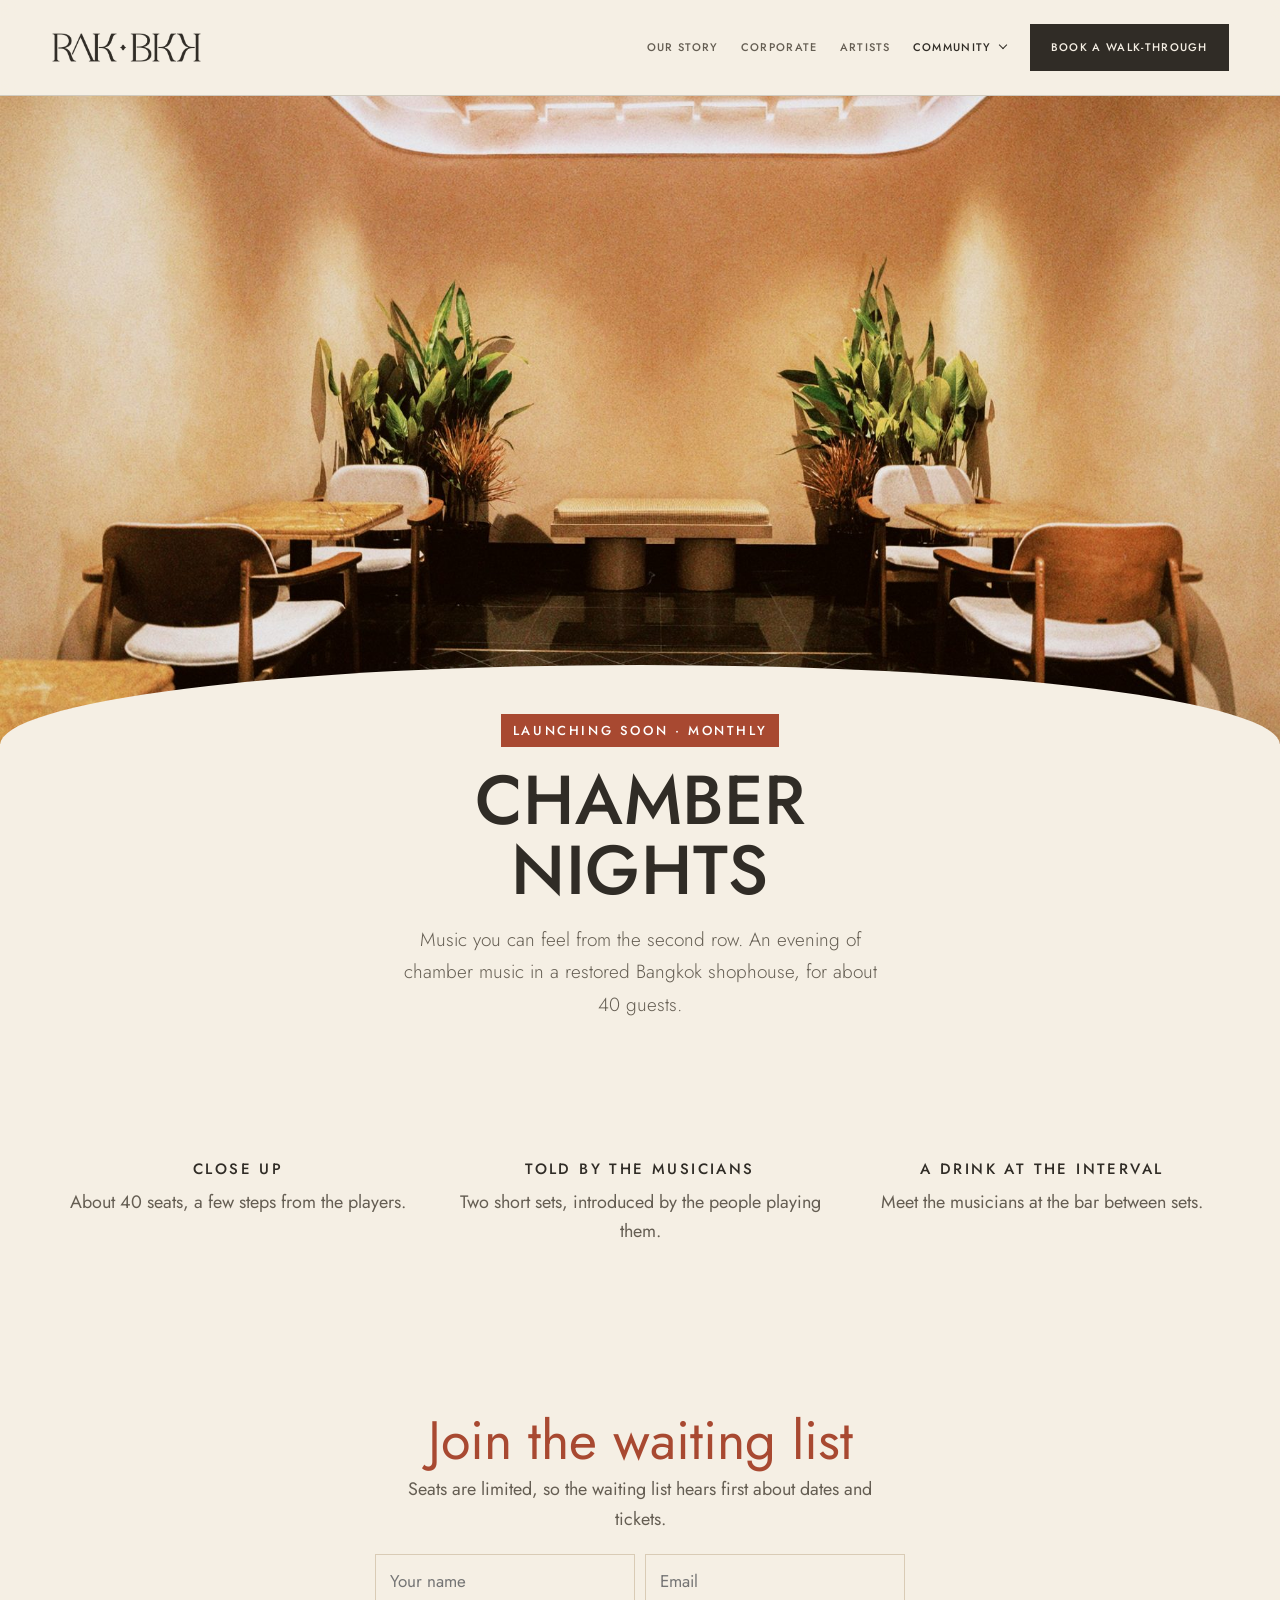
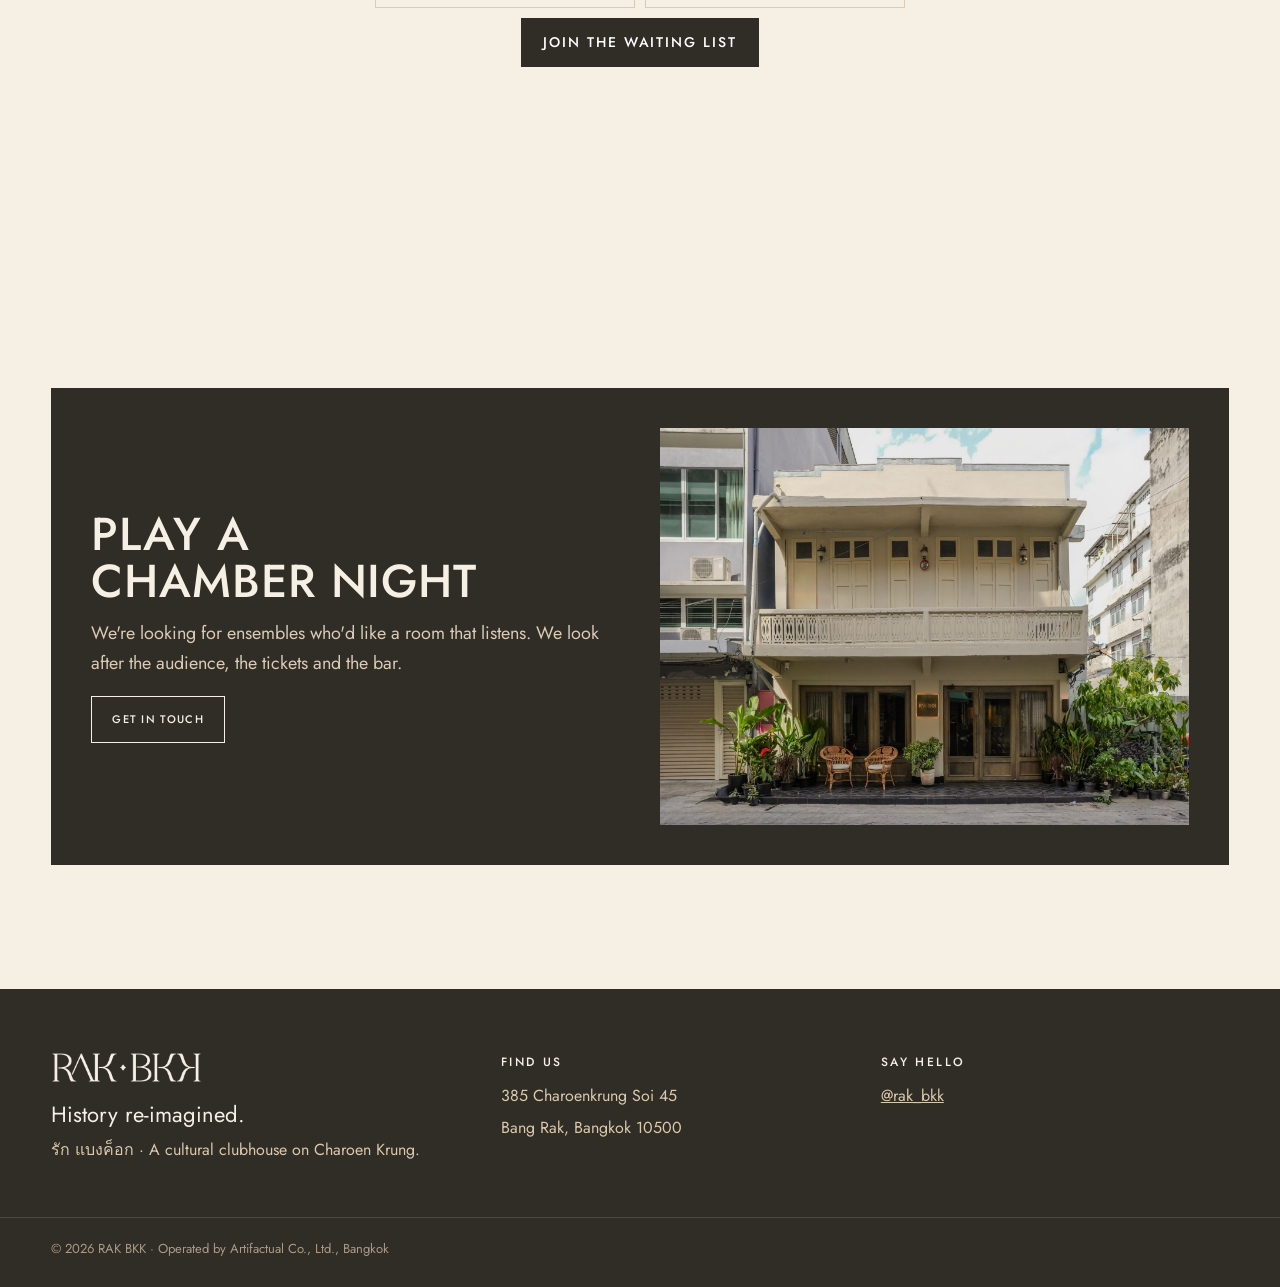
<file: chamber-nights.html>
<!doctype html>
<html lang="en" data-theme="light"><head><meta charset="utf-8"><meta name="viewport" content="width=device-width,initial-scale=1">
<title>Chamber Nights · RAK BKK</title>
<link rel="preconnect" href="https://fonts.googleapis.com">
<link rel="preconnect" href="https://fonts.gstatic.com" crossorigin>
<link rel="stylesheet" href="https://fonts.googleapis.com/css2?family=Italiana&family=Jost:wght@300;400;500&display=swap">
<style>
  :root {
    --ground:#F1E7D6; --panel:#EAD9B8; --sand:#D8C29A; --oak:#A98B5E; --terra:#BC5B3C; --ink:#2C2823; --soft:#5b5248;
    --rule:rgba(44,40,35,.16); --bar:rgba(241,231,214,.94);
    --display:'Italiana','Didot',Georgia,serif; --sans:'Jost','Futura','Avenir Next',Arial,sans-serif;
  }
  @media (prefers-color-scheme: dark) {
    :root:not([data-theme="light"]) { color-scheme:dark; --ground:#1E1B18; --panel:#2A2622; --sand:#4a4035; --oak:#C9A978; --terra:#D9774F; --ink:#F1E7D6; --soft:#c9bda9; --rule:rgba(241,231,214,.16); --bar:rgba(30,27,24,.94); }
  }
  :root[data-theme="dark"] { color-scheme:dark; --ground:#1E1B18; --panel:#2A2622; --sand:#4a4035; --oak:#C9A978; --terra:#D9774F; --ink:#F1E7D6; --soft:#c9bda9; --rule:rgba(241,231,214,.16); --bar:rgba(30,27,24,.94); }
  * { box-sizing:border-box; }
  body { background:var(--ground); color:var(--ink); font-family:var(--sans); font-weight:300; font-size:18px; line-height:1.6; -webkit-font-smoothing:antialiased; }
  a { color:inherit; }
  a:focus-visible, button:focus-visible { outline:2px solid var(--terra); outline-offset:3px; }

  .review { background:var(--terra); color:#fff; font-size:13px; letter-spacing:.14em; text-transform:uppercase; text-align:center; padding:8px 16px; }

  /* 1 · Header */
  header.site { position:sticky; top:env(safe-area-inset-top,0px); z-index:10; background:var(--bar); backdrop-filter:blur(8px); border-bottom:1px solid var(--rule); }
  .bar { max-width:1180px; margin:0 auto; padding:14px 24px; display:flex; align-items:center; gap:28px; }
  .logo { width:132px; aspect-ratio:1846/360; background:var(--ink); -webkit-mask:url(img/logo.png) center/contain no-repeat; mask:url(img/logo.png) center/contain no-repeat; flex:none; }
  nav { display:flex; gap:26px; margin-left:auto; font-size:14px; font-weight:500; letter-spacing:.16em; text-transform:uppercase; }
  nav a { text-decoration:none; color:var(--soft); white-space:nowrap; }
  .bar .btn { white-space:nowrap; }
  nav a:hover { color:var(--ink); }
  .btn { display:inline-block; text-decoration:none; font-size:14px; font-weight:500; letter-spacing:.14em; text-transform:uppercase; padding:12px 20px; border:1px solid var(--ink); color:var(--ink); background:transparent; }
  .btn.solid { background:var(--terra); border-color:var(--terra); color:#fff; }
  @media (max-width:1080px) { nav { display:none; } .bar { justify-content:space-between; } .bar .btn { padding:10px 14px; font-size:12px; } }

  /* 2 · Opening screen */
  .hero { position:relative; }
  .hero img { display:block; width:100%; height:min(78vh,760px); min-height:420px; object-fit:cover; object-position:center 62%; }
  .hero .curve { position:absolute; left:0; right:0; bottom:-1px; height:90px; background:var(--ground); border-radius:50% 50% 0 0 / 100% 100% 0 0; }
  .intro { max-width:1180px; margin:-40px auto 0; padding-inline:24px; position:relative; text-align:center; }
  .eyebrow { font-size:13px; font-weight:500; letter-spacing:.26em; text-transform:uppercase; color:var(--oak); margin:0 0 14px; }
  h1 { font-family:var(--display); font-weight:400; font-size:clamp(42px,7vw,84px); line-height:1.04; margin:0 auto 18px; max-width:15ch; text-wrap:balance; }
  .sub { font-size:clamp(18px,2vw,21px); color:var(--soft); max-width:44ch; margin:0 auto 28px; }
  .ctas { display:flex; gap:12px; justify-content:center; flex-wrap:wrap; }
  .dia { display:flex; align-items:center; gap:14px; max-width:260px; margin:48px auto 0; }
  .dia i { flex:1; height:1px; background:var(--sand); }
  .dia b { width:9px; height:9px; background:var(--terra); transform:rotate(45deg); }


  /* 3 · Book the house */
  .wrap { max-width:1180px; margin:0 auto; padding-inline:24px; }
  .book { padding-block:72px 24px; }
  .label { font-size:13px; font-weight:500; letter-spacing:.24em; text-transform:uppercase; color:var(--oak); margin:0 0 12px; }
  h2.big { font-family:var(--display); font-weight:400; font-size:clamp(32px,4.4vw,52px); line-height:1.1; margin:0 0 14px; max-width:20ch; text-wrap:balance; }
  .intro2 { color:var(--soft); max-width:56ch; margin:0 0 36px; }
  .packs { display:grid; grid-template-columns:repeat(3,minmax(0,1fr)); gap:16px; }
  @media (max-width:900px) { .packs { grid-template-columns:1fr; } }
  .pack { background:var(--panel); display:flex; flex-direction:column; }
  .pack img { display:block; width:100%; aspect-ratio:4/3; object-fit:cover; }
  .pack .in { padding:24px; display:flex; flex-direction:column; gap:10px; flex:1; }
  .pack h3 { font-size:15px; font-weight:500; letter-spacing:.16em; text-transform:uppercase; margin:0; }
  .pack .meta { font-size:15px; color:var(--soft); }
  .pack .price { font-family:var(--display); font-size:40px; line-height:1; color:var(--terra); }
  .pack .price small { font-family:var(--sans); font-size:12px; letter-spacing:.16em; text-transform:uppercase; color:var(--soft); display:block; margin-bottom:4px; }
  .pack ul { list-style:none; margin:4px 0 0; padding:0; font-size:16px; }
  .pack li { padding:8px 0 8px 18px; border-top:1px solid var(--rule); position:relative; }
  .pack li::before { content:""; position:absolute; left:2px; top:17px; width:7px; height:7px; background:var(--oak); transform:rotate(45deg); }
  .pack .for { font-size:14px; color:var(--soft); margin-top:auto; padding-top:10px; }
  .pack .btn { margin-top:12px; text-align:center; }
  .addon { margin-top:18px; padding:20px 24px; border:1px solid var(--sand); display:flex; gap:20px; align-items:center; flex-wrap:wrap; justify-content:space-between; }
  .addon p { margin:0; max-width:62ch; }
  .addon b { font-weight:500; }
  .fine { font-size:14px; color:var(--soft); margin-top:12px; }

  /* 4 · Proof */
  .proof { padding-block:64px 24px; }
  .proof-grid { display:grid; grid-template-columns:1.1fr 1fr; gap:40px; align-items:center; }
  @media (max-width:900px) { .proof-grid { grid-template-columns:1fr; } }
  .proof figure { margin:0; }
  .proof figure img { display:block; width:100%; aspect-ratio:4/5; object-fit:cover; object-position:center 30%; }
  .proof figcaption { font-size:14px; color:var(--soft); margin-top:8px; }
  blockquote.q { margin:0 0 28px; padding-left:24px; border-left:3px solid var(--terra); }
  blockquote.q p { font-family:var(--display); font-size:clamp(28px,3.4vw,42px); line-height:1.2; margin:0 0 14px; }
  blockquote.q cite { font-style:normal; font-size:13px; font-weight:500; letter-spacing:.2em; text-transform:uppercase; color:var(--soft); }
  .cases { display:grid; gap:0; border-top:1px solid var(--ink); }
  .case { display:grid; grid-template-columns:120px 1fr; gap:16px; padding:16px 0; border-bottom:1px solid var(--rule); }
  .case b { font-weight:500; font-size:15px; letter-spacing:.14em; text-transform:uppercase; }
  .case span { color:var(--soft); font-size:16px; }

  /* 5 · The house */
  .house { padding-block:72px 24px; }
  .house-top { display:grid; grid-template-columns:1fr 1.1fr; gap:48px; align-items:start; }
  @media (max-width:900px) { .house-top { grid-template-columns:1fr; gap:28px; } }
  .floors { display:grid; grid-template-columns:1fr 1fr; gap:28px; }
  @media (max-width:560px) { .floors { grid-template-columns:1fr; } }
  .fl h3 { display:flex; justify-content:space-between; align-items:baseline; margin:0 0 4px; padding-bottom:8px; border-bottom:1px solid var(--ink); font-size:14px; font-weight:500; letter-spacing:.16em; text-transform:uppercase; }
  .fl h3 span { font-family:var(--display); font-size:28px; letter-spacing:0; text-transform:none; font-weight:400; color:var(--terra); }
  .fl dl { margin:0; }
  .fl dl div { display:flex; justify-content:space-between; gap:12px; padding:9px 0; border-bottom:1px solid var(--rule); font-size:16px; }
  .fl dt { color:var(--soft); }
  .fl dd { margin:0; font-variant-numeric:tabular-nums; }
  .facil { display:flex; flex-wrap:wrap; gap:8px; margin-top:22px; }
  .facil span { font-size:14px; padding:6px 12px; border:1px solid var(--sand); color:var(--soft); }
  .ba { display:grid; grid-template-columns:1fr 1fr; gap:10px; margin-top:48px; }
  .ba figure { margin:0; position:relative; }
  .ba img { display:block; width:100%; aspect-ratio:4/3; object-fit:cover; }
  .ba .tag { position:absolute; top:12px; left:12px; padding:4px 10px; background:var(--ink); color:var(--ground); font-size:12px; font-weight:500; letter-spacing:.18em; text-transform:uppercase; }
  .ba .tag.after { background:var(--terra); color:#fff; }
  .ba-cap { font-size:14px; color:var(--soft); margin-top:10px; }
  @media (max-width:600px) { .ba { grid-template-columns:1fr; } }

  /* 6 · Events */
  .events { padding-block:72px 24px; }
  .ev-grid { display:grid; grid-template-columns:1.2fr 1fr; gap:16px; margin-top:8px; }
  @media (max-width:900px) { .ev-grid { grid-template-columns:1fr; } }
  .ev { background:var(--panel); display:grid; grid-template-rows:auto 1fr; }
  .ev img { display:block; width:100%; aspect-ratio:16/10; object-fit:cover; }
  .ev .in { padding:24px; display:flex; flex-direction:column; gap:10px; }
  .ev .when { font-size:13px; font-weight:500; letter-spacing:.18em; text-transform:uppercase; color:var(--terra); }
  .ev h3 { font-family:var(--display); font-weight:400; font-size:34px; line-height:1.1; margin:0; }
  .ev p { margin:0; color:var(--soft); font-size:17px; }
  .ev .btn { align-self:flex-start; margin-top:6px; }
  .days { display:grid; grid-template-columns:repeat(3,1fr); gap:16px; margin-top:16px; }
  @media (max-width:760px) { .days { grid-template-columns:1fr; } }
  .day { border-top:1px solid var(--ink); padding-top:12px; }
  .day b { display:block; font-size:14px; font-weight:500; letter-spacing:.16em; text-transform:uppercase; margin-bottom:4px; }
  .day span { color:var(--soft); font-size:16px; }
  .note10 { margin-top:18px; font-size:15px; color:var(--soft); }
  .note10 i { display:inline-block; width:8px; height:8px; background:var(--terra); transform:rotate(45deg); margin-right:8px; }

  /* 7 · Gallery */
  .gallery { padding-block:72px 24px; }
  .mosaic { display:grid; grid-template-columns:repeat(4,1fr); grid-auto-rows:220px; gap:10px; }
  .mosaic figure { margin:0; overflow:hidden; }
  .mosaic img { display:block; width:100%; height:100%; object-fit:cover; transition:transform .6s ease; }
  .mosaic figure:hover img { transform:scale(1.03); }
  .mosaic .t { grid-row:span 2; } .mosaic .w { grid-column:span 2; }
  @media (max-width:760px) { .mosaic { grid-template-columns:1fr 1fr; grid-auto-rows:170px; } }
  @media (prefers-reduced-motion:reduce) { .mosaic img { transition:none; } .mosaic figure:hover img { transform:none; } }

  /* 8 · Visit + 9 · Enquiry */
  .visit { padding-block:72px 40px; }
  .visit-grid { display:grid; grid-template-columns:1fr 1.15fr; gap:48px; align-items:start; }
  @media (max-width:900px) { .visit-grid { grid-template-columns:1fr; } }
  .addr { font-family:var(--display); font-size:30px; line-height:1.2; margin:0 0 16px; }
  .get { border-top:1px solid var(--ink); margin:20px 0; }
  .get div { display:grid; grid-template-columns:110px 1fr; gap:12px; padding:10px 0; border-bottom:1px solid var(--rule); font-size:16px; }
  .get b { font-weight:500; font-size:13px; letter-spacing:.14em; text-transform:uppercase; padding-top:2px; }
  .get span { color:var(--soft); }
  form.enq { background:var(--panel); padding:28px; display:grid; grid-template-columns:1fr 1fr; gap:14px; }
  form.enq h3 { grid-column:1/-1; font-family:var(--display); font-weight:400; font-size:34px; margin:0 0 4px; }
  form.enq .full { grid-column:1/-1; }
  form.enq label { display:flex; flex-direction:column; gap:6px; font-size:13px; font-weight:500; letter-spacing:.12em; text-transform:uppercase; color:var(--soft); }
  form.enq input, form.enq select, form.enq textarea { font:inherit; font-size:17px; letter-spacing:0; text-transform:none; color:var(--ink); background:var(--ground); border:1px solid var(--sand); padding:11px 12px; border-radius:0; width:100%; }
  form.enq textarea { min-height:110px; resize:vertical; }
  form.enq button { grid-column:1/-1; font:inherit; font-size:15px; font-weight:500; letter-spacing:.14em; text-transform:uppercase; padding:15px; border:0; background:var(--terra); color:#fff; cursor:pointer; }
  form.enq .msg { grid-column:1/-1; margin:0; font-size:15px; color:var(--soft); min-height:1.4em; }
  @media (max-width:560px) { form.enq { grid-template-columns:1fr; padding:20px; } }

  /* 10 · Footer */
  footer.site { background:var(--ink); color:var(--ground); margin-top:40px; }
  footer.site .in { max-width:1180px; margin:0 auto; padding:48px 24px 36px; display:grid; grid-template-columns:1.2fr 1fr 1fr; gap:32px; }
  @media (max-width:760px) { footer.site .in { grid-template-columns:1fr; } }
  footer.site .flogo { width:150px; aspect-ratio:1846/360; background:var(--ground); -webkit-mask:url(img/logo.png) center/contain no-repeat; mask:url(img/logo.png) center/contain no-repeat; margin-bottom:14px; }
  footer.site p { margin:0 0 6px; font-size:16px; color:#d9c9ad; }
  footer.site b { display:block; font-size:12px; font-weight:500; letter-spacing:.2em; text-transform:uppercase; color:var(--ground); margin-bottom:10px; }
  footer.site .mit { display:inline-flex; align-items:center; gap:8px; margin-top:10px; font-size:12px; font-weight:500; letter-spacing:.2em; text-transform:uppercase; color:var(--ground); border:1px solid rgba(241,231,214,.35); padding:6px 10px; }
  footer.site .mit span { width:8px; height:8px; background:var(--terra); transform:rotate(45deg); }
  footer.site .legal { max-width:1180px; margin:0 auto; padding:16px 24px 28px; border-top:1px solid rgba(241,231,214,.15); font-size:13px; color:#a99b85; }
  :root[data-theme="dark"] footer.site, :root:not([data-theme="light"]) footer.site { }
  @media (prefers-color-scheme: dark) { :root:not([data-theme="light"]) footer.site { background:#141210; } }
  :root[data-theme="dark"] footer.site { background:#141210; }
  /* coming next */
  .next { max-width:1180px; margin:64px auto 80px; padding-inline:24px; }
  .next h2 { font-size:13px; font-weight:500; letter-spacing:.22em; text-transform:uppercase; color:var(--oak); margin:0 0 14px; }
  .todo { display:grid; grid-template-columns:repeat(auto-fit,minmax(220px,1fr)); gap:12px; }
  .todo div { border:1px dashed var(--sand); padding:18px; font-size:16px; color:var(--soft); }
  .todo b { display:block; font-weight:500; color:var(--ink); font-size:14px; letter-spacing:.12em; text-transform:uppercase; margin-bottom:4px; }

  .sec { padding-block:56px 8px; }
  .chero { position:relative; }
  .chero img { display:block; width:100%; height:min(72vh,700px); min-height:400px; object-fit:cover; object-position:center 55%; }
  .chero .curve { position:absolute; left:0; right:0; bottom:-1px; height:80px; background:var(--ground); border-radius:50% 50% 0 0 / 100% 100% 0 0; }
  .cintro { max-width:760px; margin:-30px auto 0; padding-inline:24px; text-align:center; position:relative; }
  .cintro .when { display:inline-block; font-size:13px; font-weight:500; letter-spacing:.2em; text-transform:uppercase; color:#fff; background:var(--terra); padding:6px 12px; margin-bottom:18px; }
  .three { display:grid; grid-template-columns:repeat(3,1fr); gap:28px; margin-top:8px; }
  @media (max-width:760px) { .three { grid-template-columns:1fr; } }
  .three div { text-align:center; }
  .three svg { width:48px; height:48px; color:var(--oak); margin:0 auto 12px; display:block; }
  .three svg * { fill:none; stroke:currentColor; stroke-width:1.4; stroke-linecap:round; stroke-linejoin:round; }
  .three b { display:block; font-size:15px; font-weight:500; letter-spacing:.16em; text-transform:uppercase; margin-bottom:6px; }
  .three span { color:var(--soft); }
  .ticket { max-width:760px; margin:0 auto; background:var(--panel); padding:32px; text-align:center; }
  .ticket .p { font-family:var(--display); font-size:54px; line-height:1; color:var(--terra); display:block; margin:6px 0 8px; }
  form.join { display:flex; gap:10px; flex-wrap:wrap; justify-content:center; margin-top:20px; }
  form.join input { font:inherit; font-size:17px; padding:12px 14px; border:1px solid var(--sand); background:var(--ground); color:var(--ink); flex:1 1 200px; max-width:260px; }
  form.join button { font:inherit; font-size:14px; font-weight:500; letter-spacing:.14em; text-transform:uppercase; padding:13px 22px; border:0; background:var(--terra); color:#fff; cursor:pointer; }
  .jmsg { margin:12px 0 0; font-size:15px; color:var(--soft); min-height:1.4em; }
  .slotq { max-width:760px; margin:0 auto; border:1px dashed var(--sand); padding:28px; text-align:center; color:var(--soft); }
  .players { display:grid; grid-template-columns:1fr 1fr; gap:40px; align-items:center; background:var(--ink); color:var(--ground); padding:40px; }
  @media (max-width:760px) { .players { grid-template-columns:1fr; padding:28px; } }
  .players h2 { color:var(--ground); }
  .players p { color:var(--sand); margin:0 0 18px; }
  .players .btn { border-color:var(--ground); color:var(--ground); }
  .players img { display:block; width:100%; aspect-ratio:4/3; object-fit:cover; }

  .menu { display:none; font:inherit; font-size:13px; font-weight:500; letter-spacing:.16em; text-transform:uppercase; background:transparent; border:1px solid var(--rule); color:var(--ink); padding:10px 12px; cursor:pointer; margin-left:auto; }
  header.site .bar { position:relative; }
  @media (max-width:1080px) {
    .menu { display:inline-block; }
    header.site nav.open { display:flex; position:absolute; top:100%; left:0; right:0; flex-direction:column; gap:16px; padding:18px 24px 22px; background:var(--ground); border-bottom:1px solid var(--rule); margin:0; }
  }
</style>
<link rel="stylesheet" href="editorial.css">
<link rel="stylesheet" href="house.css">
</head><body>


<header class="site">
  <div class="bar">
    <a href="index.html" class="logo" aria-label="RAK BKK home"></a>
    <button class="menu" type="button" aria-expanded="false" aria-controls="mainnav">Menu</button>
    <nav aria-label="Main" id="mainnav">
      <a href="our-story.html">Our story</a>
      <a href="corporate.html">Corporate</a>
      <a href="artists.html">Artists</a>
      <div class="navgroup">
        <a href="community.html" class="navgroup-top" style="color:var(--ink)">Community</a>
        <div class="navgroup-menu">
          <a href="chamber-nights.html" aria-current="page" style="color:var(--ink)">Chamber Nights</a>
          <a href="neighbourhood.html">Neighbourhood</a>
        </div>
      </div>
    </nav>
    <a class="btn solid" href="corporate.html#ask">Book a walk-through</a>
  </div>
</header>

<main id="top">
  <section class="chero" aria-label="Chamber Nights">
    <img src="img/pro-main-room-film.jpg" alt="The main room at RAK BKK under a warm lit ceiling, set with wooden chairs and plants">
    <div class="curve"></div>
  </section>
  <div class="cintro">
    <span class="when">Launching soon · monthly</span>
    <h1>Chamber Nights</h1>
    <p class="sub">Music you can feel from the second row. An evening of chamber music in a restored Bangkok shophouse, for about 40 guests.</p>
    <div class="dia" aria-hidden="true"><i></i><b></b><i></i></div>
  </div>

  <section class="sec wrap" aria-label="The evening">
    <div class="three">
      <div><svg viewBox="0 0 44 44"><circle cx="11" cy="14" r="3.5"/><circle cx="22" cy="14" r="3.5"/><circle cx="33" cy="14" r="3.5"/><path d="M5 30c0-4 3-7 6-7s6 3 6 7M16 30c0-4 3-7 6-7s6 3 6 7M27 30c0-4 3-7 6-7s6 3 6 7"/><path d="M4 36h36"/></svg><b>Close up</b><span>About 40 seats, a few steps from the players.</span></div>
      <div><svg viewBox="0 0 44 44"><path d="M17 31V10l16-4v21"/><ellipse cx="13" cy="31" rx="4.5" ry="3.5"/><ellipse cx="29" cy="27" rx="4.5" ry="3.5"/></svg><b>Told by the musicians</b><span>Two short sets, introduced by the people playing them.</span></div>
      <div><svg viewBox="0 0 44 44"><path d="M13 7h18l-2 11a7 7 0 0 1-14 0z"/><path d="M22 25v11M15 37h14"/></svg><b>A drink at the interval</b><span>Meet the musicians at the bar between sets.</span></div>
    </div>
  </section>

  <section class="sec wrap" aria-labelledby="t-h">
    <div class="ticket">
      <p class="label" style="margin:0">Tickets</p>
      <span class="p">Join the waiting list</span>
      <p style="margin:0 auto;color:var(--soft);max-width:44ch" id="t-h">Seats are limited, so the waiting list hears first about dates and tickets.</p>
      <form class="join" id="join" novalidate>
        <input id="j-name" name="name" autocomplete="name" placeholder="Your name" aria-label="Your name">
        <input id="j-email" name="email" type="email" autocomplete="email" placeholder="Email" aria-label="Email">
        <button type="submit">Join the waiting list</button>
      </form>
      <p class="jmsg" id="j-out" role="status" aria-live="polite"></p>
    </div>
  </section>

  <section class="sec wrap" aria-label="What guests say">
    <div class="slotq">Guest quotes go here after the first night.</div>
  </section>

  <section class="sec wrap" aria-labelledby="m-h">
    <div class="players">
      <div>
        <p class="label" style="color:var(--sand)">For musicians</p>
        <h2 class="big" id="m-h">Play a Chamber Night</h2>
        <p>We're looking for ensembles who'd like a room that listens. We look after the audience, the tickets and the bar.</p>
        <a class="btn" href="index.html#visit">Get in touch</a>
      </div>
      <img src="img/21.jpg" alt="The front of RAK BKK, a restored shophouse with timber doors and plants" style="object-position:center 60%">
    </div>
  </section>
</main>

<footer class="site">
  <div class="in">
    <div><div class="flogo" role="img" aria-label="RAK BKK"></div><p style="font-family:var(--display);font-size:22px;color:var(--ground);margin-bottom:4px">History re-imagined.</p><p>รัก แบงค็อก · A cultural clubhouse on Charoen Krung.</p></div>
    <div><b>Find us</b><p>385 Charoenkrung Soi 45</p><p>Bang Rak, Bangkok 10500</p></div>
    <div><b>Say hello</b><p><a href="https://instagram.com/rak_bkk" rel="noopener">@rak_bkk</a></p></div>
  </div>
  <div class="legal">© 2026 RAK BKK · Operated by Artifactual Co., Ltd., Bangkok</div>
</footer>

<script>
(function(){
  var f=document.getElementById('join'), out=document.getElementById('j-out');
  f.addEventListener('submit',function(e){
    e.preventDefault();
    var m=document.getElementById('j-email').value.trim();
    if(!/^[^\s@]+@[^\s@]+\.[^\s@]+$/.test(m)){ out.textContent='Please enter a valid email address.'; return; }
    var L=[];Array.prototype.forEach.call(f.elements,function(x){if(!x.name||!x.value)return;var lb=x.closest('label');var t=lb?lb.childNodes[0].textContent.trim():x.name;L.push(t+': '+x.value);});location.href='mailto:hello@rakbkk.co?subject='+encodeURIComponent('Chamber Nights waiting list')+'&body='+encodeURIComponent(L.join('\n'));out.textContent='Your email app should open with your message ready to send. If it doesn\'t, write to us at hello@rakbkk.co.';
  });
})();
</script>

<script>
(function(){var b=document.querySelector('.menu'),n=document.querySelector('header.site nav');if(!b||!n)return;b.addEventListener('click',function(){var o=n.classList.toggle('open');b.setAttribute('aria-expanded',o);});})();
</script>
</body></html>
</file>
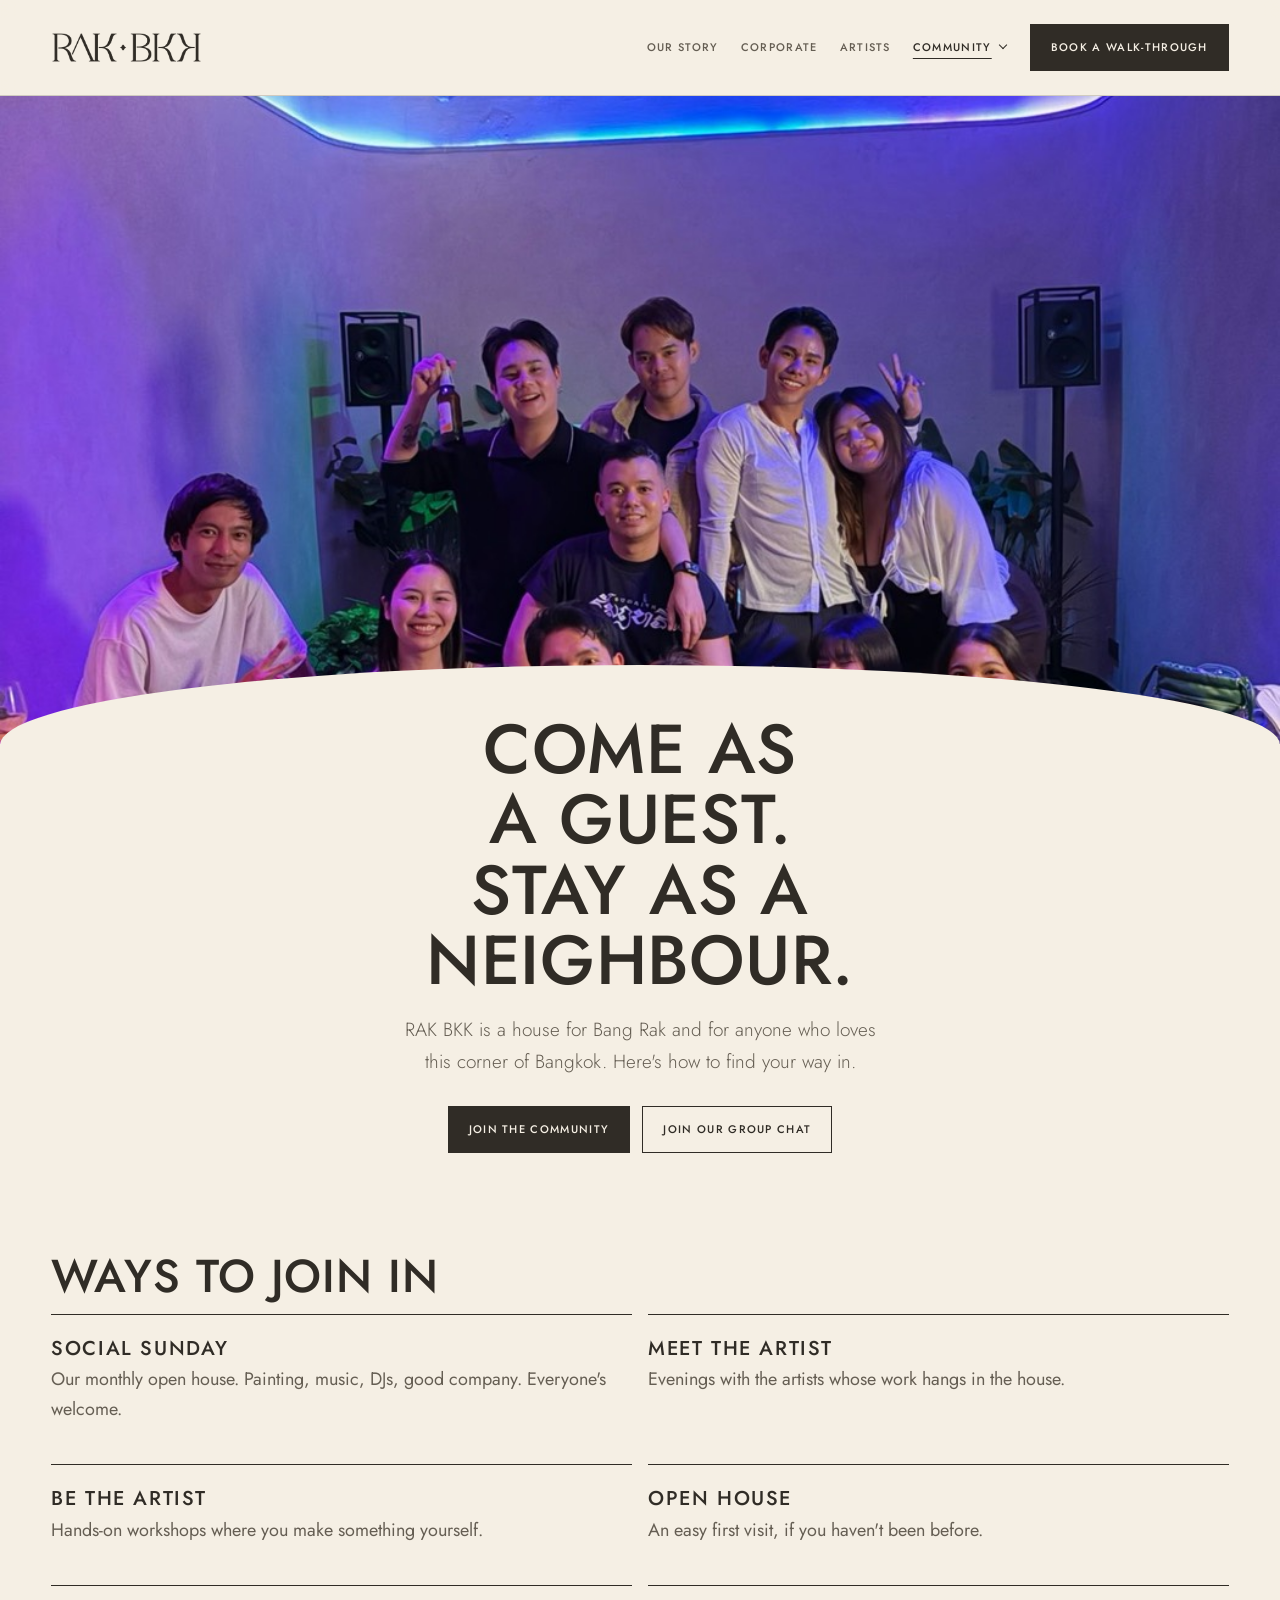
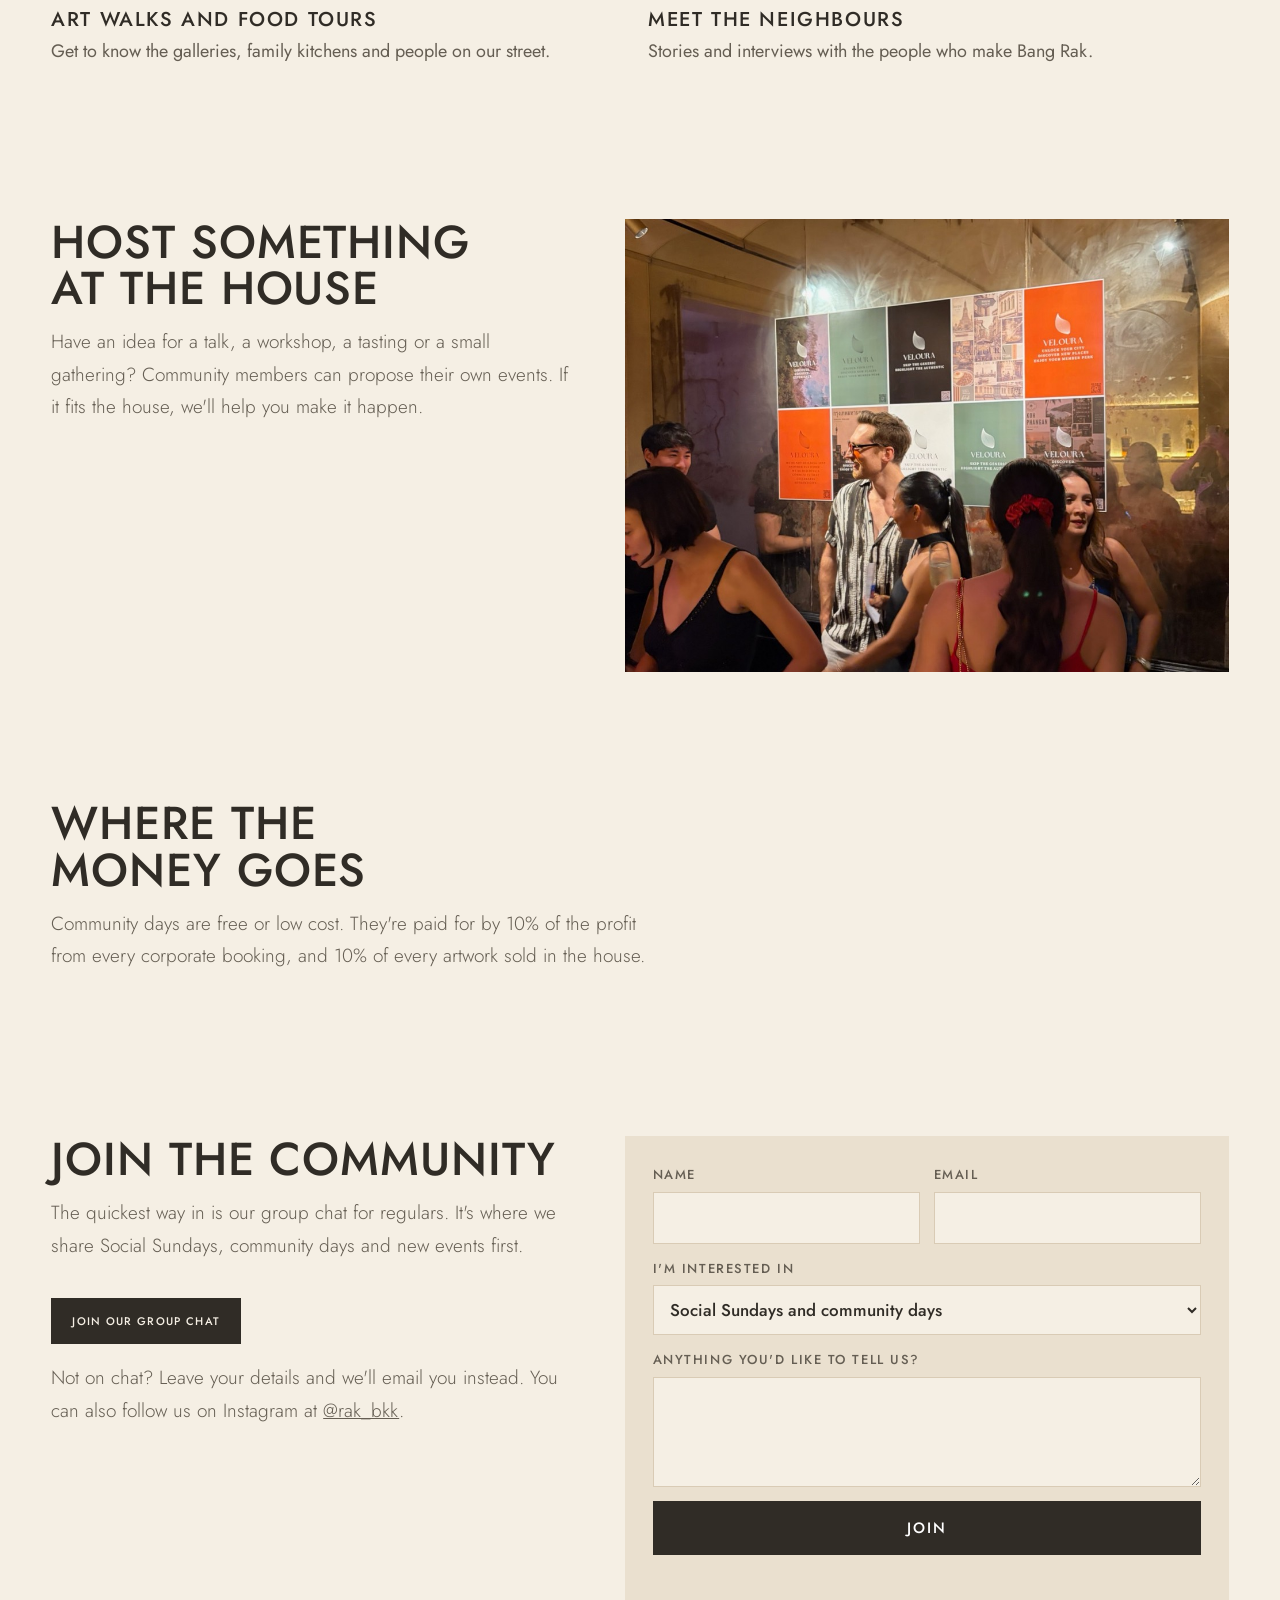
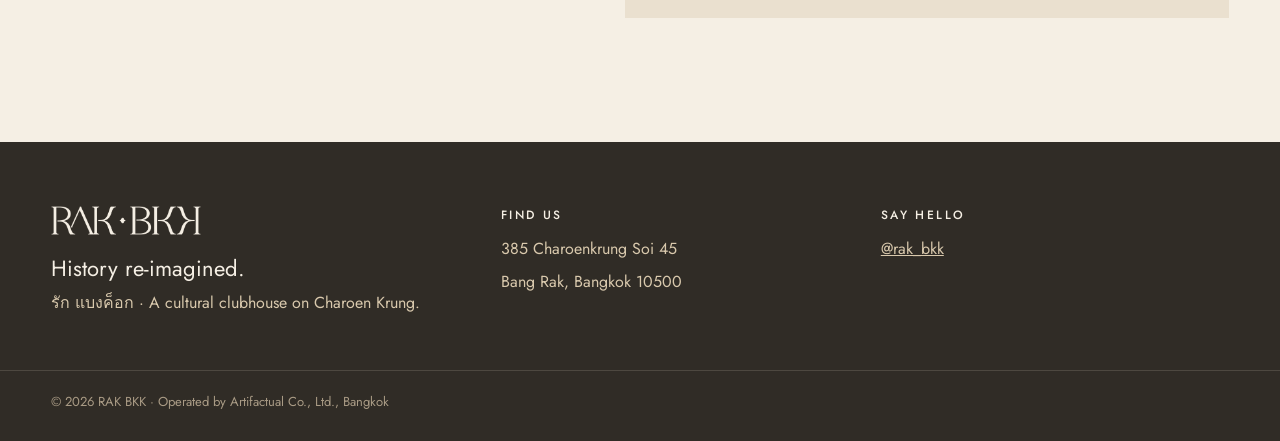
<file: community.html>
<!doctype html>
<html lang="en" data-theme="light"><head><meta charset="utf-8"><meta name="viewport" content="width=device-width,initial-scale=1">
<title>Community · RAK BKK</title>
<link rel="preconnect" href="https://fonts.googleapis.com">
<link rel="preconnect" href="https://fonts.gstatic.com" crossorigin>
<link rel="stylesheet" href="https://fonts.googleapis.com/css2?family=Italiana&family=Jost:wght@300;400;500&display=swap">
<style>
  :root {
    --ground:#F1E7D6; --panel:#EAD9B8; --sand:#D8C29A; --oak:#A98B5E; --terra:#BC5B3C; --ink:#2C2823; --soft:#5b5248;
    --rule:rgba(44,40,35,.16); --bar:rgba(241,231,214,.94);
    --display:'Italiana','Didot',Georgia,serif; --sans:'Jost','Futura','Avenir Next',Arial,sans-serif;
  }
  @media (prefers-color-scheme: dark) {
    :root:not([data-theme="light"]) { color-scheme:dark; --ground:#1E1B18; --panel:#2A2622; --sand:#4a4035; --oak:#C9A978; --terra:#D9774F; --ink:#F1E7D6; --soft:#c9bda9; --rule:rgba(241,231,214,.16); --bar:rgba(30,27,24,.94); }
  }
  :root[data-theme="dark"] { color-scheme:dark; --ground:#1E1B18; --panel:#2A2622; --sand:#4a4035; --oak:#C9A978; --terra:#D9774F; --ink:#F1E7D6; --soft:#c9bda9; --rule:rgba(241,231,214,.16); --bar:rgba(30,27,24,.94); }
  * { box-sizing:border-box; }
  body { background:var(--ground); color:var(--ink); font-family:var(--sans); font-weight:300; font-size:18px; line-height:1.6; -webkit-font-smoothing:antialiased; }
  a { color:inherit; }
  a:focus-visible, button:focus-visible { outline:2px solid var(--terra); outline-offset:3px; }

  .review { background:var(--terra); color:#fff; font-size:13px; letter-spacing:.14em; text-transform:uppercase; text-align:center; padding:8px 16px; }

  /* 1 · Header */
  header.site { position:sticky; top:env(safe-area-inset-top,0px); z-index:10; background:var(--bar); backdrop-filter:blur(8px); border-bottom:1px solid var(--rule); }
  .bar { max-width:1180px; margin:0 auto; padding:14px 24px; display:flex; align-items:center; gap:28px; }
  .logo { width:132px; aspect-ratio:1846/360; background:var(--ink); -webkit-mask:url(img/logo.png) center/contain no-repeat; mask:url(img/logo.png) center/contain no-repeat; flex:none; }
  nav { display:flex; gap:26px; margin-left:auto; font-size:14px; font-weight:500; letter-spacing:.16em; text-transform:uppercase; }
  nav a { text-decoration:none; color:var(--soft); white-space:nowrap; }
  .bar .btn { white-space:nowrap; }
  nav a:hover { color:var(--ink); }
  .btn { display:inline-block; text-decoration:none; font-size:14px; font-weight:500; letter-spacing:.14em; text-transform:uppercase; padding:12px 20px; border:1px solid var(--ink); color:var(--ink); background:transparent; }
  .btn.solid { background:var(--terra); border-color:var(--terra); color:#fff; }
  @media (max-width:1080px) { nav { display:none; } .bar { justify-content:space-between; } .bar .btn { padding:10px 14px; font-size:12px; } }

  /* 2 · Opening screen */
  .hero { position:relative; }
  .hero img { display:block; width:100%; height:min(78vh,760px); min-height:420px; object-fit:cover; object-position:center 62%; }
  .hero .curve { position:absolute; left:0; right:0; bottom:-1px; height:90px; background:var(--ground); border-radius:50% 50% 0 0 / 100% 100% 0 0; }
  .intro { max-width:1180px; margin:-40px auto 0; padding-inline:24px; position:relative; text-align:center; }
  .eyebrow { font-size:13px; font-weight:500; letter-spacing:.26em; text-transform:uppercase; color:var(--oak); margin:0 0 14px; }
  h1 { font-family:var(--display); font-weight:400; font-size:clamp(42px,7vw,84px); line-height:1.04; margin:0 auto 18px; max-width:15ch; text-wrap:balance; }
  .sub { font-size:clamp(18px,2vw,21px); color:var(--soft); max-width:44ch; margin:0 auto 28px; }
  .ctas { display:flex; gap:12px; justify-content:center; flex-wrap:wrap; }
  .dia { display:flex; align-items:center; gap:14px; max-width:260px; margin:48px auto 0; }
  .dia i { flex:1; height:1px; background:var(--sand); }
  .dia b { width:9px; height:9px; background:var(--terra); transform:rotate(45deg); }


  /* 3 · Book the house */
  .wrap { max-width:1180px; margin:0 auto; padding-inline:24px; }
  .book { padding-block:72px 24px; }
  .label { font-size:13px; font-weight:500; letter-spacing:.24em; text-transform:uppercase; color:var(--oak); margin:0 0 12px; }
  h2.big { font-family:var(--display); font-weight:400; font-size:clamp(32px,4.4vw,52px); line-height:1.1; margin:0 0 14px; max-width:20ch; text-wrap:balance; }
  .intro2 { color:var(--soft); max-width:56ch; margin:0 0 36px; }
  .packs { display:grid; grid-template-columns:repeat(3,minmax(0,1fr)); gap:16px; }
  @media (max-width:900px) { .packs { grid-template-columns:1fr; } }
  .pack { background:var(--panel); display:flex; flex-direction:column; }
  .pack img { display:block; width:100%; aspect-ratio:4/3; object-fit:cover; }
  .pack .in { padding:24px; display:flex; flex-direction:column; gap:10px; flex:1; }
  .pack h3 { font-size:15px; font-weight:500; letter-spacing:.16em; text-transform:uppercase; margin:0; }
  .pack .meta { font-size:15px; color:var(--soft); }
  .pack .price { font-family:var(--display); font-size:40px; line-height:1; color:var(--terra); }
  .pack .price small { font-family:var(--sans); font-size:12px; letter-spacing:.16em; text-transform:uppercase; color:var(--soft); display:block; margin-bottom:4px; }
  .pack ul { list-style:none; margin:4px 0 0; padding:0; font-size:16px; }
  .pack li { padding:8px 0 8px 18px; border-top:1px solid var(--rule); position:relative; }
  .pack li::before { content:""; position:absolute; left:2px; top:17px; width:7px; height:7px; background:var(--oak); transform:rotate(45deg); }
  .pack .for { font-size:14px; color:var(--soft); margin-top:auto; padding-top:10px; }
  .pack .btn { margin-top:12px; text-align:center; }
  .addon { margin-top:18px; padding:20px 24px; border:1px solid var(--sand); display:flex; gap:20px; align-items:center; flex-wrap:wrap; justify-content:space-between; }
  .addon p { margin:0; max-width:62ch; }
  .addon b { font-weight:500; }
  .fine { font-size:14px; color:var(--soft); margin-top:12px; }

  /* 4 · Proof */
  .proof { padding-block:64px 24px; }
  .proof-grid { display:grid; grid-template-columns:1.1fr 1fr; gap:40px; align-items:center; }
  @media (max-width:900px) { .proof-grid { grid-template-columns:1fr; } }
  .proof figure { margin:0; }
  .proof figure img { display:block; width:100%; aspect-ratio:4/5; object-fit:cover; object-position:center 30%; }
  .proof figcaption { font-size:14px; color:var(--soft); margin-top:8px; }
  blockquote.q { margin:0 0 28px; padding-left:24px; border-left:3px solid var(--terra); }
  blockquote.q p { font-family:var(--display); font-size:clamp(28px,3.4vw,42px); line-height:1.2; margin:0 0 14px; }
  blockquote.q cite { font-style:normal; font-size:13px; font-weight:500; letter-spacing:.2em; text-transform:uppercase; color:var(--soft); }
  .cases { display:grid; gap:0; border-top:1px solid var(--ink); }
  .case { display:grid; grid-template-columns:120px 1fr; gap:16px; padding:16px 0; border-bottom:1px solid var(--rule); }
  .case b { font-weight:500; font-size:15px; letter-spacing:.14em; text-transform:uppercase; }
  .case span { color:var(--soft); font-size:16px; }

  /* 5 · The house */
  .house { padding-block:72px 24px; }
  .house-top { display:grid; grid-template-columns:1fr 1.1fr; gap:48px; align-items:start; }
  @media (max-width:900px) { .house-top { grid-template-columns:1fr; gap:28px; } }
  .floors { display:grid; grid-template-columns:1fr 1fr; gap:28px; }
  @media (max-width:560px) { .floors { grid-template-columns:1fr; } }
  .fl h3 { display:flex; justify-content:space-between; align-items:baseline; margin:0 0 4px; padding-bottom:8px; border-bottom:1px solid var(--ink); font-size:14px; font-weight:500; letter-spacing:.16em; text-transform:uppercase; }
  .fl h3 span { font-family:var(--display); font-size:28px; letter-spacing:0; text-transform:none; font-weight:400; color:var(--terra); }
  .fl dl { margin:0; }
  .fl dl div { display:flex; justify-content:space-between; gap:12px; padding:9px 0; border-bottom:1px solid var(--rule); font-size:16px; }
  .fl dt { color:var(--soft); }
  .fl dd { margin:0; font-variant-numeric:tabular-nums; }
  .facil { display:flex; flex-wrap:wrap; gap:8px; margin-top:22px; }
  .facil span { font-size:14px; padding:6px 12px; border:1px solid var(--sand); color:var(--soft); }
  .ba { display:grid; grid-template-columns:1fr 1fr; gap:10px; margin-top:48px; }
  .ba figure { margin:0; position:relative; }
  .ba img { display:block; width:100%; aspect-ratio:4/3; object-fit:cover; }
  .ba .tag { position:absolute; top:12px; left:12px; padding:4px 10px; background:var(--ink); color:var(--ground); font-size:12px; font-weight:500; letter-spacing:.18em; text-transform:uppercase; }
  .ba .tag.after { background:var(--terra); color:#fff; }
  .ba-cap { font-size:14px; color:var(--soft); margin-top:10px; }
  @media (max-width:600px) { .ba { grid-template-columns:1fr; } }

  /* 6 · Events */
  .events { padding-block:72px 24px; }
  .ev-grid { display:grid; grid-template-columns:1.2fr 1fr; gap:16px; margin-top:8px; }
  @media (max-width:900px) { .ev-grid { grid-template-columns:1fr; } }
  .ev { background:var(--panel); display:grid; grid-template-rows:auto 1fr; }
  .ev img { display:block; width:100%; aspect-ratio:16/10; object-fit:cover; }
  .ev .in { padding:24px; display:flex; flex-direction:column; gap:10px; }
  .ev .when { font-size:13px; font-weight:500; letter-spacing:.18em; text-transform:uppercase; color:var(--terra); }
  .ev h3 { font-family:var(--display); font-weight:400; font-size:34px; line-height:1.1; margin:0; }
  .ev p { margin:0; color:var(--soft); font-size:17px; }
  .ev .btn { align-self:flex-start; margin-top:6px; }
  .days { display:grid; grid-template-columns:repeat(3,1fr); gap:16px; margin-top:16px; }
  @media (max-width:760px) { .days { grid-template-columns:1fr; } }
  .day { border-top:1px solid var(--ink); padding-top:12px; }
  .day b { display:block; font-size:14px; font-weight:500; letter-spacing:.16em; text-transform:uppercase; margin-bottom:4px; }
  .day span { color:var(--soft); font-size:16px; }
  .note10 { margin-top:18px; font-size:15px; color:var(--soft); }
  .note10 i { display:inline-block; width:8px; height:8px; background:var(--terra); transform:rotate(45deg); margin-right:8px; }

  /* 7 · Gallery */
  .gallery { padding-block:72px 24px; }
  .mosaic { display:grid; grid-template-columns:repeat(4,1fr); grid-auto-rows:220px; gap:10px; }
  .mosaic figure { margin:0; overflow:hidden; }
  .mosaic img { display:block; width:100%; height:100%; object-fit:cover; transition:transform .6s ease; }
  .mosaic figure:hover img { transform:scale(1.03); }
  .mosaic .t { grid-row:span 2; } .mosaic .w { grid-column:span 2; }
  @media (max-width:760px) { .mosaic { grid-template-columns:1fr 1fr; grid-auto-rows:170px; } }
  @media (prefers-reduced-motion:reduce) { .mosaic img { transition:none; } .mosaic figure:hover img { transform:none; } }

  /* 8 · Visit + 9 · Enquiry */
  .visit { padding-block:72px 40px; }
  .visit-grid { display:grid; grid-template-columns:1fr 1.15fr; gap:48px; align-items:start; }
  @media (max-width:900px) { .visit-grid { grid-template-columns:1fr; } }
  .addr { font-family:var(--display); font-size:30px; line-height:1.2; margin:0 0 16px; }
  .get { border-top:1px solid var(--ink); margin:20px 0; }
  .get div { display:grid; grid-template-columns:110px 1fr; gap:12px; padding:10px 0; border-bottom:1px solid var(--rule); font-size:16px; }
  .get b { font-weight:500; font-size:13px; letter-spacing:.14em; text-transform:uppercase; padding-top:2px; }
  .get span { color:var(--soft); }
  form.enq { background:var(--panel); padding:28px; display:grid; grid-template-columns:1fr 1fr; gap:14px; }
  form.enq h3 { grid-column:1/-1; font-family:var(--display); font-weight:400; font-size:34px; margin:0 0 4px; }
  form.enq .full { grid-column:1/-1; }
  form.enq label { display:flex; flex-direction:column; gap:6px; font-size:13px; font-weight:500; letter-spacing:.12em; text-transform:uppercase; color:var(--soft); }
  form.enq input, form.enq select, form.enq textarea { font:inherit; font-size:17px; letter-spacing:0; text-transform:none; color:var(--ink); background:var(--ground); border:1px solid var(--sand); padding:11px 12px; border-radius:0; width:100%; }
  form.enq textarea { min-height:110px; resize:vertical; }
  form.enq button { grid-column:1/-1; font:inherit; font-size:15px; font-weight:500; letter-spacing:.14em; text-transform:uppercase; padding:15px; border:0; background:var(--terra); color:#fff; cursor:pointer; }
  form.enq .msg { grid-column:1/-1; margin:0; font-size:15px; color:var(--soft); min-height:1.4em; }
  @media (max-width:560px) { form.enq { grid-template-columns:1fr; padding:20px; } }

  /* 10 · Footer */
  footer.site { background:var(--ink); color:var(--ground); margin-top:40px; }
  footer.site .in { max-width:1180px; margin:0 auto; padding:48px 24px 36px; display:grid; grid-template-columns:1.2fr 1fr 1fr; gap:32px; }
  @media (max-width:760px) { footer.site .in { grid-template-columns:1fr; } }
  footer.site .flogo { width:150px; aspect-ratio:1846/360; background:var(--ground); -webkit-mask:url(img/logo.png) center/contain no-repeat; mask:url(img/logo.png) center/contain no-repeat; margin-bottom:14px; }
  footer.site p { margin:0 0 6px; font-size:16px; color:#d9c9ad; }
  footer.site b { display:block; font-size:12px; font-weight:500; letter-spacing:.2em; text-transform:uppercase; color:var(--ground); margin-bottom:10px; }
  footer.site .mit { display:inline-flex; align-items:center; gap:8px; margin-top:10px; font-size:12px; font-weight:500; letter-spacing:.2em; text-transform:uppercase; color:var(--ground); border:1px solid rgba(241,231,214,.35); padding:6px 10px; }
  footer.site .mit span { width:8px; height:8px; background:var(--terra); transform:rotate(45deg); }
  footer.site .legal { max-width:1180px; margin:0 auto; padding:16px 24px 28px; border-top:1px solid rgba(241,231,214,.15); font-size:13px; color:#a99b85; }
  :root[data-theme="dark"] footer.site, :root:not([data-theme="light"]) footer.site { }
  @media (prefers-color-scheme: dark) { :root:not([data-theme="light"]) footer.site { background:#141210; } }
  :root[data-theme="dark"] footer.site { background:#141210; }
  /* coming next */
  .next { max-width:1180px; margin:64px auto 80px; padding-inline:24px; }
  .next h2 { font-size:13px; font-weight:500; letter-spacing:.22em; text-transform:uppercase; color:var(--oak); margin:0 0 14px; }
  .todo { display:grid; grid-template-columns:repeat(auto-fit,minmax(220px,1fr)); gap:12px; }
  .todo div { border:1px dashed var(--sand); padding:18px; font-size:16px; color:var(--soft); }
  .todo b { display:block; font-weight:500; color:var(--ink); font-size:14px; letter-spacing:.12em; text-transform:uppercase; margin-bottom:4px; }

  .sec { padding-block:56px 8px; }
  .chero { position:relative; }
  .chero img { display:block; width:100%; height:min(72vh,700px); min-height:400px; object-fit:cover; object-position:center 55%; }
  .chero .curve { position:absolute; left:0; right:0; bottom:-1px; height:80px; background:var(--ground); border-radius:50% 50% 0 0 / 100% 100% 0 0; }
  .cintro { max-width:760px; margin:-30px auto 0; padding-inline:24px; text-align:center; position:relative; }
  .cintro .when { display:inline-block; font-size:13px; font-weight:500; letter-spacing:.2em; text-transform:uppercase; color:#fff; background:var(--terra); padding:6px 12px; margin-bottom:18px; }
  .three { display:grid; grid-template-columns:repeat(3,1fr); gap:28px; margin-top:8px; }
  @media (max-width:760px) { .three { grid-template-columns:1fr; } }
  .three div { text-align:center; }
  .three svg { width:48px; height:48px; color:var(--oak); margin:0 auto 12px; display:block; }
  .three svg * { fill:none; stroke:currentColor; stroke-width:1.4; stroke-linecap:round; stroke-linejoin:round; }
  .three b { display:block; font-size:15px; font-weight:500; letter-spacing:.16em; text-transform:uppercase; margin-bottom:6px; }
  .three span { color:var(--soft); }
  .ticket { max-width:760px; margin:0 auto; background:var(--panel); padding:32px; text-align:center; }
  .ticket .p { font-family:var(--display); font-size:54px; line-height:1; color:var(--terra); display:block; margin:6px 0 8px; }
  form.join { display:flex; gap:10px; flex-wrap:wrap; justify-content:center; margin-top:20px; }
  form.join input { font:inherit; font-size:17px; padding:12px 14px; border:1px solid var(--sand); background:var(--ground); color:var(--ink); flex:1 1 200px; max-width:260px; }
  form.join button { font:inherit; font-size:14px; font-weight:500; letter-spacing:.14em; text-transform:uppercase; padding:13px 22px; border:0; background:var(--terra); color:#fff; cursor:pointer; }
  .jmsg { margin:12px 0 0; font-size:15px; color:var(--soft); min-height:1.4em; }
  .slotq { max-width:760px; margin:0 auto; border:1px dashed var(--sand); padding:28px; text-align:center; color:var(--soft); }
  .players { display:grid; grid-template-columns:1fr 1fr; gap:40px; align-items:center; background:var(--ink); color:var(--ground); padding:40px; }
  @media (max-width:760px) { .players { grid-template-columns:1fr; padding:28px; } }
  .players h2 { color:var(--ground); }
  .players p { color:var(--sand); margin:0 0 18px; }
  .players .btn { border-color:var(--ground); color:var(--ground); }
  .players img { display:block; width:100%; aspect-ratio:4/3; object-fit:cover; }

  .formats { display:grid; grid-template-columns:repeat(2,1fr); gap:16px; margin-top:8px; }
  @media (max-width:760px) { .formats { grid-template-columns:1fr; } }
  .formats div { background:var(--panel); padding:24px; }
  .formats b { display:block; font-family:var(--display); font-weight:400; font-size:30px; line-height:1.1; margin-bottom:6px; }
  .formats span { color:var(--soft); }
  .split3 { display:flex; height:54px; margin-top:18px; font-size:14px; font-weight:500; letter-spacing:.1em; text-transform:uppercase; }
  .split3 span { display:flex; align-items:center; padding-left:14px; }
  .split3 .a { flex:70; background:var(--terra); color:#fff; } .split3 .b { flex:20; background:var(--sand); color:var(--ink); } .split3 .c { flex:10; background:var(--oak); color:#fff; padding-left:8px; }
  form.art { background:var(--panel); padding:28px; display:grid; grid-template-columns:1fr 1fr; gap:14px; }
  form.art .full { grid-column:1/-1; }
  form.art label { display:flex; flex-direction:column; gap:6px; font-size:13px; font-weight:500; letter-spacing:.12em; text-transform:uppercase; color:var(--soft); }
  form.art input, form.art select, form.art textarea { font:inherit; font-size:17px; letter-spacing:0; text-transform:none; color:var(--ink); background:var(--ground); border:1px solid var(--sand); padding:11px 12px; border-radius:0; width:100%; }
  form.art textarea { min-height:110px; resize:vertical; }
  form.art button { grid-column:1/-1; font:inherit; font-size:15px; font-weight:500; letter-spacing:.14em; text-transform:uppercase; padding:15px; border:0; background:var(--terra); color:#fff; cursor:pointer; }
  form.art .msg { grid-column:1/-1; margin:0; font-size:15px; color:var(--soft); min-height:1.4em; }
  @media (max-width:560px) { form.art { grid-template-columns:1fr; padding:20px; } }
  .two2 { display:grid; grid-template-columns:1fr 1.15fr; gap:48px; align-items:start; }
  @media (max-width:900px) { .two2 { grid-template-columns:1fr; } }

  .menu { display:none; font:inherit; font-size:13px; font-weight:500; letter-spacing:.16em; text-transform:uppercase; background:transparent; border:1px solid var(--rule); color:var(--ink); padding:10px 12px; cursor:pointer; margin-left:auto; }
  header.site .bar { position:relative; }
  @media (max-width:1080px) {
    .menu { display:inline-block; }
    header.site nav.open { display:flex; position:absolute; top:100%; left:0; right:0; flex-direction:column; gap:16px; padding:18px 24px 22px; background:var(--ground); border-bottom:1px solid var(--rule); margin:0; }
  }
</style>
<link rel="stylesheet" href="editorial.css">
<link rel="stylesheet" href="house.css">
</head><body>


<header class="site">
  <div class="bar">
    <a href="index.html" class="logo" aria-label="RAK BKK home"></a>
    <button class="menu" type="button" aria-expanded="false" aria-controls="mainnav">Menu</button>
    <nav aria-label="Main" id="mainnav">
      <a href="our-story.html">Our story</a>
      <a href="corporate.html">Corporate</a>
      <a href="artists.html">Artists</a>
      <div class="navgroup">
        <a href="community.html" class="navgroup-top" aria-current="page" style="color:var(--ink)">Community</a>
        <div class="navgroup-menu">
          <a href="chamber-nights.html">Chamber Nights</a>
          <a href="neighbourhood.html">Neighbourhood</a>
        </div>
      </div>
    </nav>
    <a class="btn solid" href="corporate.html#ask">Book a walk-through</a>
  </div>
</header>

<main id="top">
  <section class="chero" aria-label="The RAK BKK community">
    <img src="img/6.jpg" alt="Friends gathered on the ground floor at a RAK BKK community night" style="object-position:center 40%">
    <div class="curve"></div>
  </section>
  <div class="cintro">
    <h1>Come as a guest. Stay as a neighbour.</h1>
    <p class="sub">RAK BKK is a house for Bang Rak and for anyone who loves this corner of Bangkok. Here's how to find your way in.</p>
    <div class="ctas"><a class="btn solid" href="#join">Join the community</a> <a class="btn" href="#GROUP-LINK" rel="noopener">Join our group chat</a></div>
  </div>

  <section class="sec wrap" aria-labelledby="w-h">
    <h2 class="big" id="w-h">Ways to join in</h2>
    <div class="formats">
      <div><b>Social Sunday</b><span>Our monthly open house. Painting, music, DJs, good company. Everyone's welcome.</span></div>
      <div><b>Meet the Artist</b><span>Evenings with the artists whose work hangs in the house.</span></div>
      <div><b>Be the Artist</b><span>Hands-on workshops where you make something yourself.</span></div>
      <div><b>Open House</b><span>An easy first visit, if you haven't been before.</span></div>
      <div><b>Art walks and food tours</b><span>Get to know the galleries, family kitchens and people on our street.</span></div>
      <div><b>Meet the Neighbours</b><span>Stories and interviews with the people who make Bang Rak.</span></div>
    </div>
  </section>

  <section class="sec wrap" aria-labelledby="h-h">
    <div class="two2">
      <div>
        <h2 class="big" id="h-h">Host something at the house</h2>
        <p class="intro2">Have an idea for a talk, a workshop, a tasting or a small gathering? Community members can propose their own events. If it fits the house, we'll help you make it happen.</p>
      </div>
      <figure style="margin:0"><img src="img/10.jpg" alt="Guests at a launch event on the ground floor" style="display:block;width:100%;aspect-ratio:4/3;object-fit:cover"></figure>
    </div>
  </section>

  <section class="sec wrap" aria-labelledby="f-h">
    <h2 class="big" id="f-h">Where the money goes</h2>
    <p class="intro2">Community days are free or low cost. They're paid for by 10% of the profit from every corporate booking, and 10% of every artwork sold in the house.</p>
  </section>

  <section class="sec wrap" id="join" aria-labelledby="j-h">
    <div class="two2">
      <div>
        <h2 class="big" id="j-h">Join the community</h2>
        <p class="intro2">The quickest way in is our group chat for regulars. It's where we share Social Sundays, community days and new events first.</p>
        <p><a class="btn solid" href="#GROUP-LINK" rel="noopener">Join our group chat</a></p>
        <p class="intro2">Not on chat? Leave your details and we'll email you instead. You can also follow us on Instagram at <a href="https://instagram.com/rak_bkk" rel="noopener">@rak_bkk</a>.</p>
      </div>
      <form class="art" id="art" novalidate>
        <label>Name<input id="a-name" name="name" autocomplete="name"></label>
        <label>Email<input id="a-email" name="email" type="email" autocomplete="email"></label>
        <label class="full">I'm interested in<select id="a-type" name="type"><option>Social Sundays and community days</option><option>Art walks and food tours</option><option>Hosting my own event</option><option>Volunteering</option><option>All of it</option></select></label>
        <label class="full">Anything you'd like to tell us?<textarea id="a-msg" name="message"></textarea></label>
        <button type="submit">Join</button>
        <p class="msg" id="a-out" role="status" aria-live="polite"></p>
      </form>
    </div>
  </section>
</main>

<footer class="site">
  <div class="in">
    <div><div class="flogo" role="img" aria-label="RAK BKK"></div><p style="font-family:var(--display);font-size:22px;color:var(--ground);margin-bottom:4px">History re-imagined.</p><p>รัก แบงค็อก · A cultural clubhouse on Charoen Krung.</p></div>
    <div><b>Find us</b><p>385 Charoenkrung Soi 45</p><p>Bang Rak, Bangkok 10500</p></div>
    <div><b>Say hello</b><p><a href="https://instagram.com/rak_bkk" rel="noopener">@rak_bkk</a></p></div>
  </div>
  <div class="legal">© 2026 RAK BKK · Operated by Artifactual Co., Ltd., Bangkok</div>
</footer>

<script>
(function(){
  var f=document.getElementById('art'), out=document.getElementById('a-out');
  f.addEventListener('submit',function(e){
    e.preventDefault();
    var n=document.getElementById('a-name').value.trim(), m=document.getElementById('a-email').value.trim();
    if(!n||!/^[^\s@]+@[^\s@]+\.[^\s@]+$/.test(m)){ out.textContent='Please add your name and a valid email address.'; return; }
    var L=[];Array.prototype.forEach.call(f.elements,function(x){if(!x.name||!x.value)return;var lb=x.closest('label');var t=lb?lb.childNodes[0].textContent.trim():x.name;L.push(t+': '+x.value);});location.href='mailto:hello@rakbkk.co?subject='+encodeURIComponent('Community event enquiry')+'&body='+encodeURIComponent(L.join('\n'));out.textContent='Your email app should open with your message ready to send. If it doesn\'t, write to us at hello@rakbkk.co.';
  });
})();
</script>

<script>
(function(){var b=document.querySelector('.menu'),n=document.querySelector('header.site nav');if(!b||!n)return;b.addEventListener('click',function(){var o=n.classList.toggle('open');b.setAttribute('aria-expanded',o);});})();
</script>
</body></html>
</file>
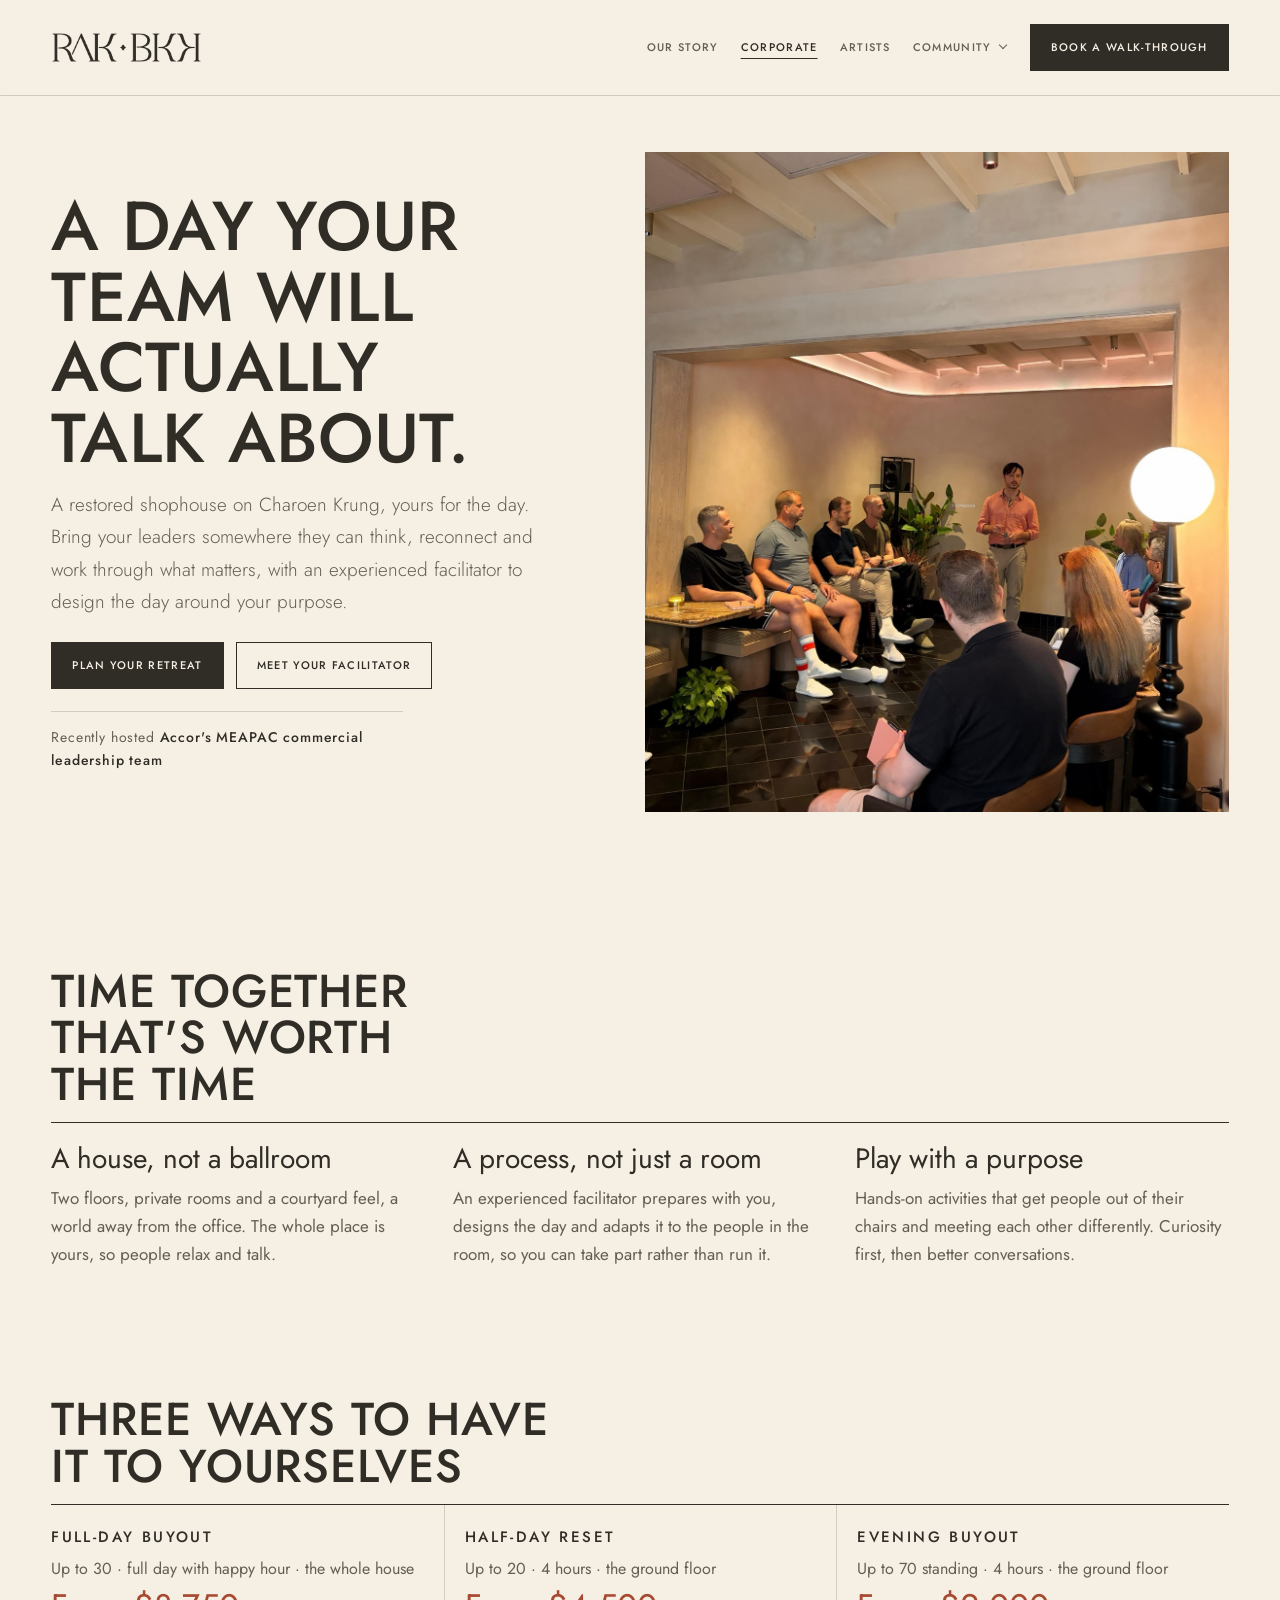
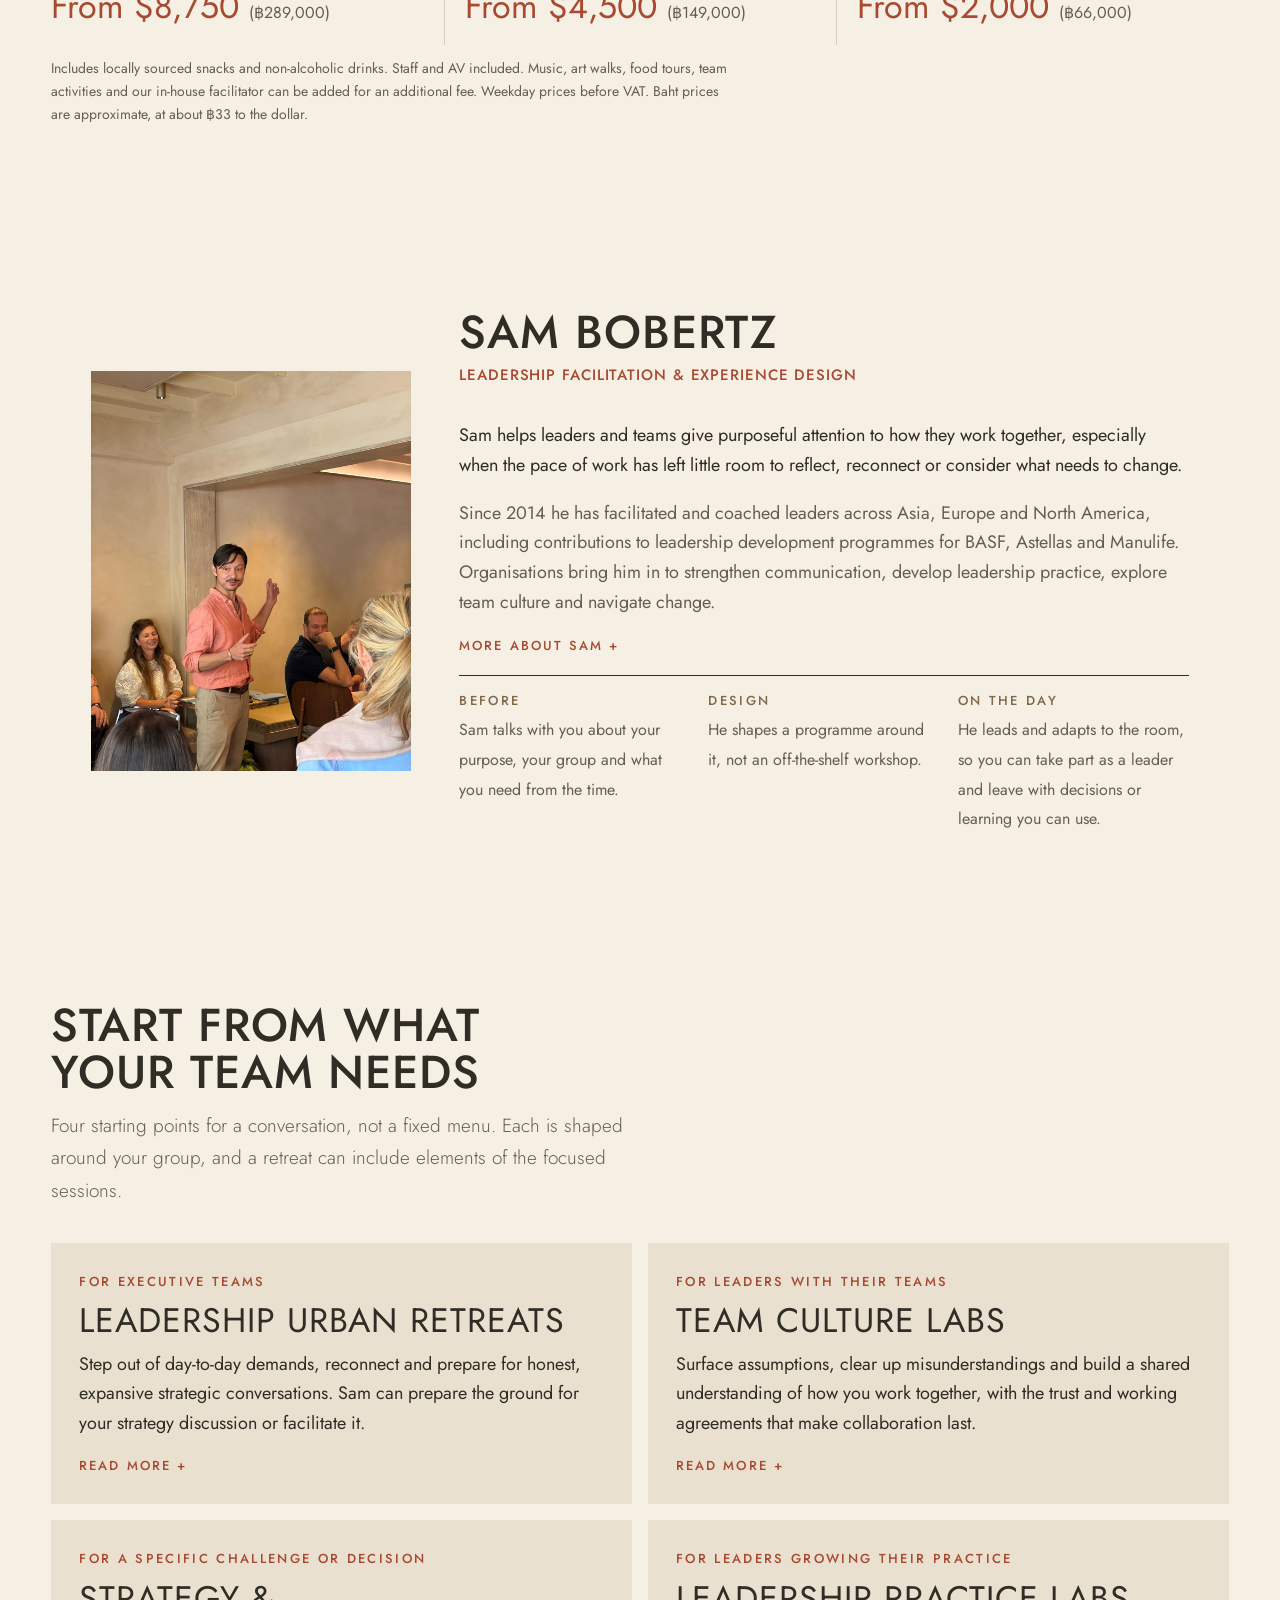
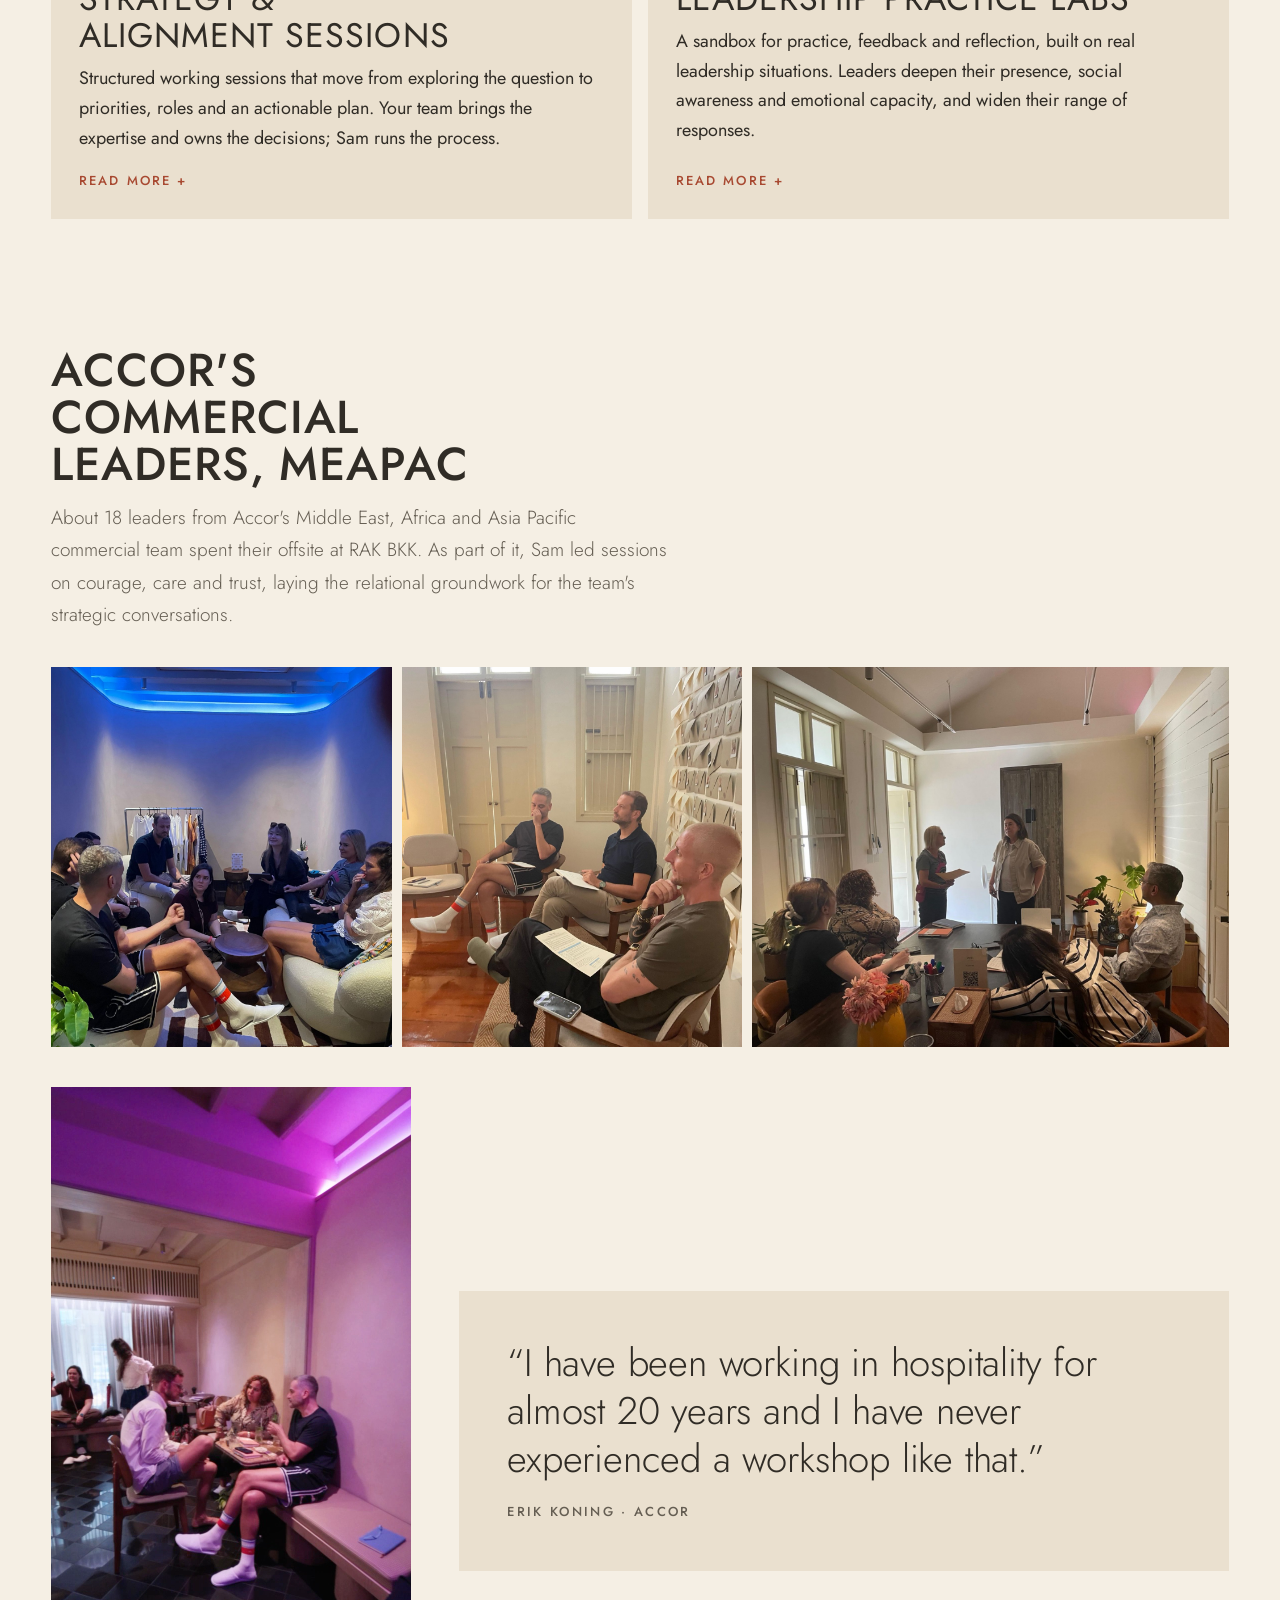
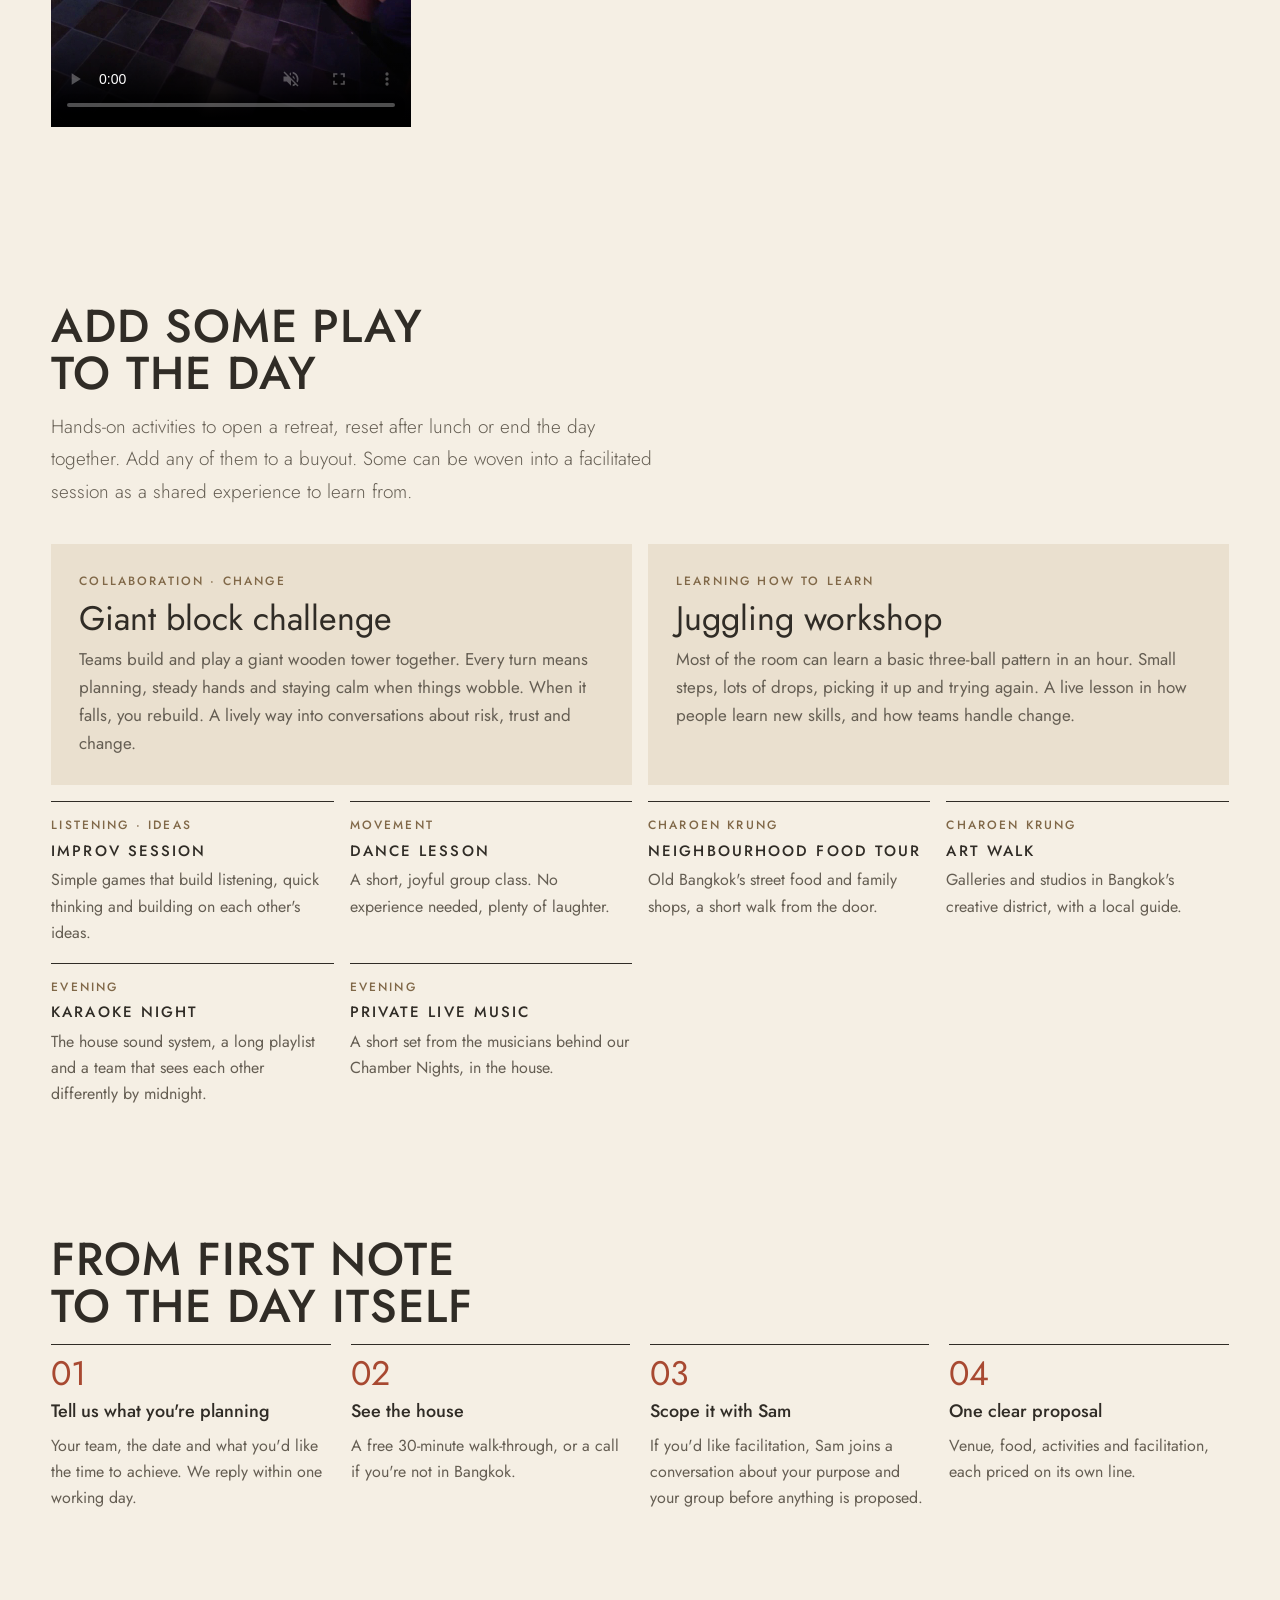
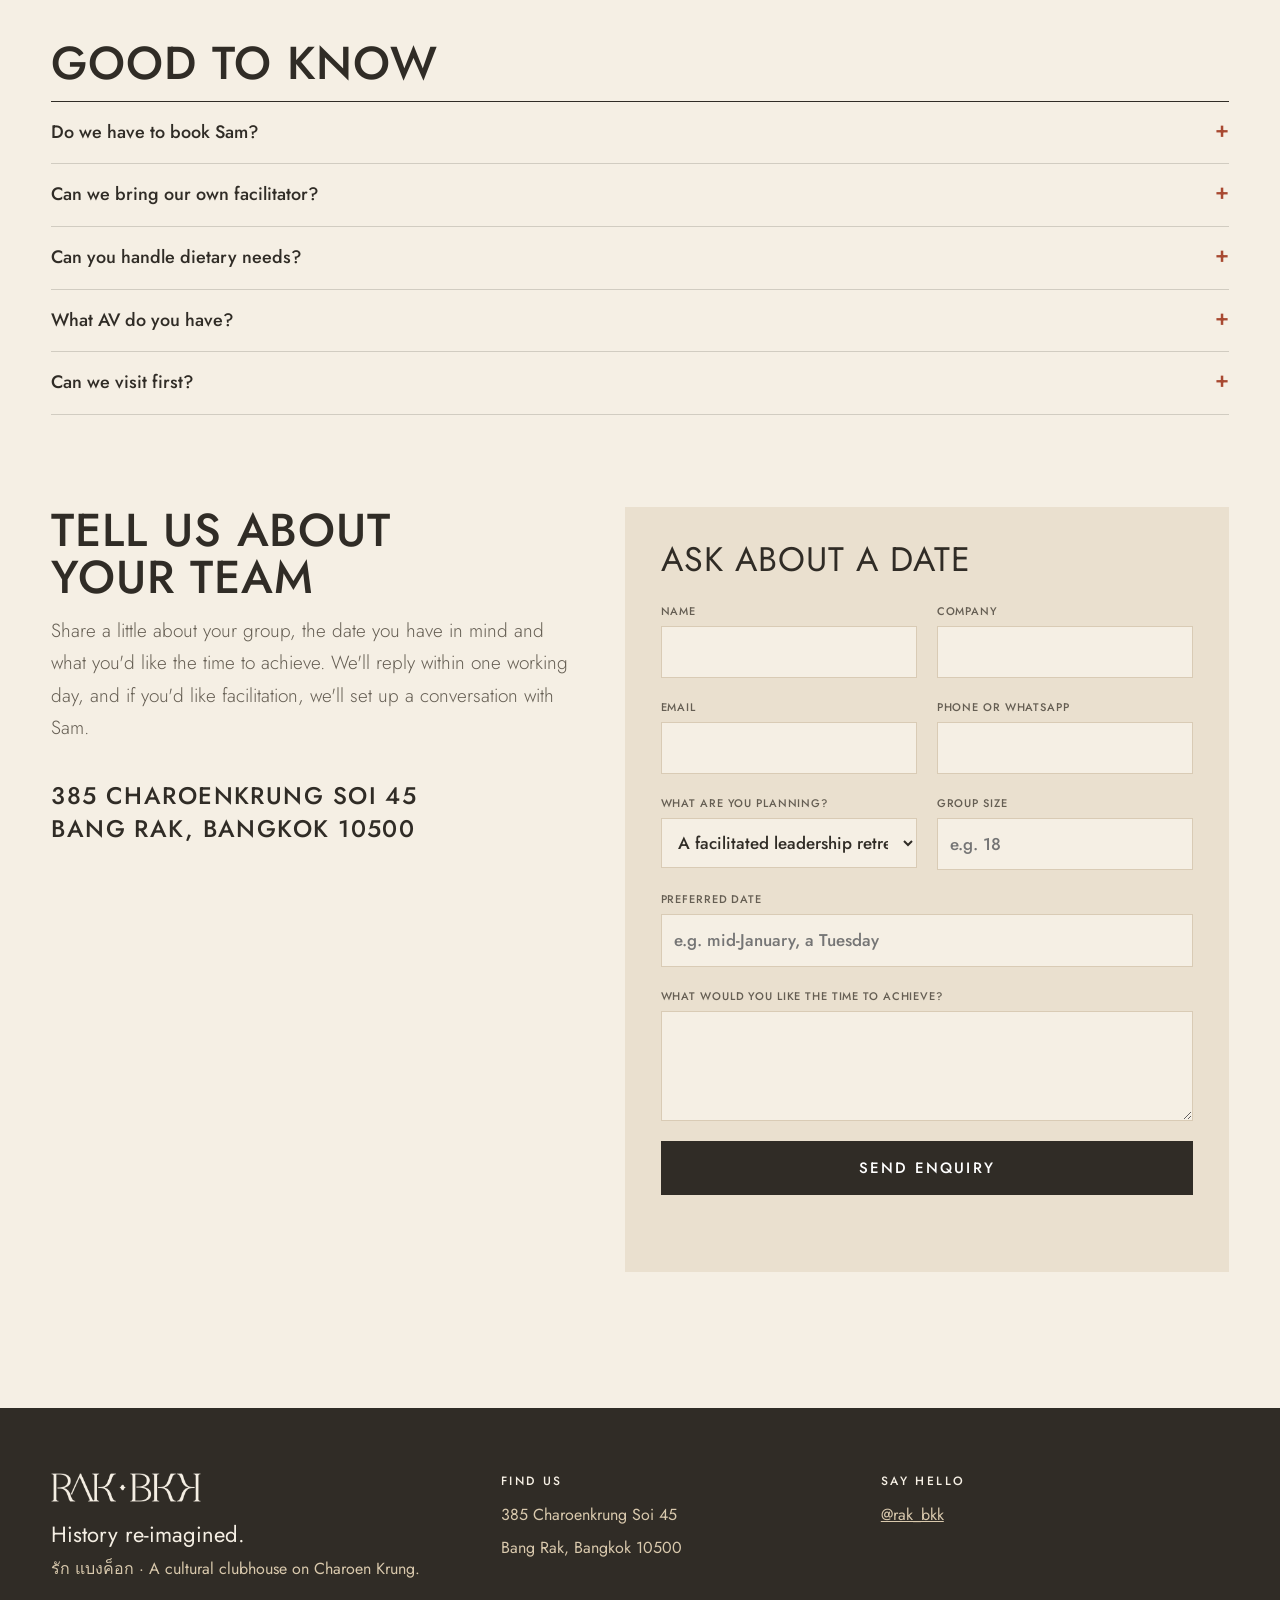
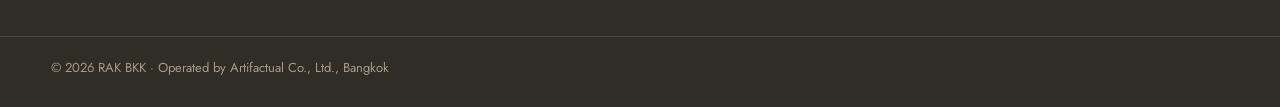
<file: corporate.html>
<!doctype html>
<html lang="en" data-theme="light"><head><meta charset="utf-8"><meta name="viewport" content="width=device-width,initial-scale=1">
<title>Leadership retreats &amp; corporate buyouts · RAK BKK</title>
<link rel="preconnect" href="https://fonts.googleapis.com">
<link rel="preconnect" href="https://fonts.gstatic.com" crossorigin>
<link rel="stylesheet" href="https://fonts.googleapis.com/css2?family=Italiana&family=Jost:wght@300;400;500&display=swap">
<style>
  :root {
    --ground:#F1E7D6; --panel:#EAD9B8; --sand:#D8C29A; --oak:#A98B5E; --terra:#BC5B3C; --ink:#2C2823; --soft:#5b5248;
    --rule:rgba(44,40,35,.16); --bar:rgba(241,231,214,.94);
    --display:'Italiana','Didot',Georgia,serif; --sans:'Jost','Futura','Avenir Next',Arial,sans-serif;
  }
  @media (prefers-color-scheme: dark) {
    :root:not([data-theme="light"]) { color-scheme:dark; --ground:#1E1B18; --panel:#2A2622; --sand:#4a4035; --oak:#C9A978; --terra:#D9774F; --ink:#F1E7D6; --soft:#c9bda9; --rule:rgba(241,231,214,.16); --bar:rgba(30,27,24,.94); }
  }
  :root[data-theme="dark"] { color-scheme:dark; --ground:#1E1B18; --panel:#2A2622; --sand:#4a4035; --oak:#C9A978; --terra:#D9774F; --ink:#F1E7D6; --soft:#c9bda9; --rule:rgba(241,231,214,.16); --bar:rgba(30,27,24,.94); }
  * { box-sizing:border-box; }
  body { background:var(--ground); color:var(--ink); font-family:var(--sans); font-weight:300; font-size:18px; line-height:1.6; -webkit-font-smoothing:antialiased; }
  a { color:inherit; }
  a:focus-visible, button:focus-visible { outline:2px solid var(--terra); outline-offset:3px; }

  .review { background:var(--terra); color:#fff; font-size:13px; letter-spacing:.14em; text-transform:uppercase; text-align:center; padding:8px 16px; }

  /* 1 · Header */
  header.site { position:sticky; top:env(safe-area-inset-top,0px); z-index:10; background:var(--bar); backdrop-filter:blur(8px); border-bottom:1px solid var(--rule); }
  .bar { max-width:1180px; margin:0 auto; padding:14px 24px; display:flex; align-items:center; gap:28px; }
  .logo { width:132px; aspect-ratio:1846/360; background:var(--ink); -webkit-mask:url(img/logo.png) center/contain no-repeat; mask:url(img/logo.png) center/contain no-repeat; flex:none; }
  nav { display:flex; gap:26px; margin-left:auto; font-size:14px; font-weight:500; letter-spacing:.16em; text-transform:uppercase; }
  nav a { text-decoration:none; color:var(--soft); white-space:nowrap; }
  .bar .btn { white-space:nowrap; }
  nav a:hover { color:var(--ink); }
  .btn { display:inline-block; text-decoration:none; font-size:14px; font-weight:500; letter-spacing:.14em; text-transform:uppercase; padding:12px 20px; border:1px solid var(--ink); color:var(--ink); background:transparent; }
  .btn.solid { background:var(--terra); border-color:var(--terra); color:#fff; }
  @media (max-width:1080px) { nav { display:none; } .bar { justify-content:space-between; } .bar .btn { padding:10px 14px; font-size:12px; } }

  /* 2 · Opening screen */
  .hero { position:relative; }
  .hero img { display:block; width:100%; height:min(78vh,760px); min-height:420px; object-fit:cover; object-position:center 62%; }
  .hero .curve { position:absolute; left:0; right:0; bottom:-1px; height:90px; background:var(--ground); border-radius:50% 50% 0 0 / 100% 100% 0 0; }
  .intro { max-width:1180px; margin:-40px auto 0; padding-inline:24px; position:relative; text-align:center; }
  .eyebrow { font-size:13px; font-weight:500; letter-spacing:.26em; text-transform:uppercase; color:var(--oak); margin:0 0 14px; }
  h1 { font-family:var(--display); font-weight:400; font-size:clamp(42px,7vw,84px); line-height:1.04; margin:0 auto 18px; max-width:15ch; text-wrap:balance; }
  .sub { font-size:clamp(18px,2vw,21px); color:var(--soft); max-width:44ch; margin:0 auto 28px; }
  .ctas { display:flex; gap:12px; justify-content:center; flex-wrap:wrap; }
  .dia { display:flex; align-items:center; gap:14px; max-width:260px; margin:48px auto 0; }
  .dia i { flex:1; height:1px; background:var(--sand); }
  .dia b { width:9px; height:9px; background:var(--terra); transform:rotate(45deg); }


  /* 3 · Book the house */
  .wrap { max-width:1180px; margin:0 auto; padding-inline:24px; }
  .book { padding-block:72px 24px; }
  .label { font-size:13px; font-weight:500; letter-spacing:.24em; text-transform:uppercase; color:var(--oak); margin:0 0 12px; }
  h2.big { font-family:var(--display); font-weight:400; font-size:clamp(32px,4.4vw,52px); line-height:1.1; margin:0 0 14px; max-width:20ch; text-wrap:balance; }
  .intro2 { color:var(--soft); max-width:56ch; margin:0 0 36px; }
  .packs { display:grid; grid-template-columns:repeat(3,minmax(0,1fr)); gap:16px; }
  @media (max-width:900px) { .packs { grid-template-columns:1fr; } }
  .pack { background:var(--panel); display:flex; flex-direction:column; }
  .pack img { display:block; width:100%; aspect-ratio:4/3; object-fit:cover; }
  .pack .in { padding:24px; display:flex; flex-direction:column; gap:10px; flex:1; }
  .pack h3 { font-size:15px; font-weight:500; letter-spacing:.16em; text-transform:uppercase; margin:0; }
  .pack .meta { font-size:15px; color:var(--soft); }
  .pack .price { font-family:var(--display); font-size:40px; line-height:1; color:var(--terra); }
  .pack .price small { font-family:var(--sans); font-size:12px; letter-spacing:.16em; text-transform:uppercase; color:var(--soft); display:block; margin-bottom:4px; }
  .pack ul { list-style:none; margin:4px 0 0; padding:0; font-size:16px; }
  .pack li { padding:8px 0 8px 18px; border-top:1px solid var(--rule); position:relative; }
  .pack li::before { content:""; position:absolute; left:2px; top:17px; width:7px; height:7px; background:var(--oak); transform:rotate(45deg); }
  .pack .for { font-size:14px; color:var(--soft); margin-top:auto; padding-top:10px; }
  .pack .btn { margin-top:12px; text-align:center; }
  .addon { margin-top:18px; padding:20px 24px; border:1px solid var(--sand); display:flex; gap:20px; align-items:center; flex-wrap:wrap; justify-content:space-between; }
  .addon p { margin:0; max-width:62ch; }
  .addon b { font-weight:500; }
  .fine { font-size:14px; color:var(--soft); margin-top:12px; }

  /* 4 · Proof */
  .proof { padding-block:64px 24px; }
  .proof-grid { display:grid; grid-template-columns:1.1fr 1fr; gap:40px; align-items:center; }
  @media (max-width:900px) { .proof-grid { grid-template-columns:1fr; } }
  .proof figure { margin:0; }
  .proof figure img { display:block; width:100%; aspect-ratio:4/5; object-fit:cover; object-position:center 30%; }
  .proof figcaption { font-size:14px; color:var(--soft); margin-top:8px; }
  blockquote.q { margin:0 0 28px; padding-left:24px; border-left:3px solid var(--terra); }
  blockquote.q p { font-family:var(--display); font-size:clamp(28px,3.4vw,42px); line-height:1.2; margin:0 0 14px; }
  blockquote.q cite { font-style:normal; font-size:13px; font-weight:500; letter-spacing:.2em; text-transform:uppercase; color:var(--soft); }
  .cases { display:grid; gap:0; border-top:1px solid var(--ink); }
  .case { display:grid; grid-template-columns:120px 1fr; gap:16px; padding:16px 0; border-bottom:1px solid var(--rule); }
  .case b { font-weight:500; font-size:15px; letter-spacing:.14em; text-transform:uppercase; }
  .case span { color:var(--soft); font-size:16px; }

  /* 5 · The house */
  .house { padding-block:72px 24px; }
  .house-top { display:grid; grid-template-columns:1fr 1.1fr; gap:48px; align-items:start; }
  @media (max-width:900px) { .house-top { grid-template-columns:1fr; gap:28px; } }
  .floors { display:grid; grid-template-columns:1fr 1fr; gap:28px; }
  @media (max-width:560px) { .floors { grid-template-columns:1fr; } }
  .fl h3 { display:flex; justify-content:space-between; align-items:baseline; margin:0 0 4px; padding-bottom:8px; border-bottom:1px solid var(--ink); font-size:14px; font-weight:500; letter-spacing:.16em; text-transform:uppercase; }
  .fl h3 span { font-family:var(--display); font-size:28px; letter-spacing:0; text-transform:none; font-weight:400; color:var(--terra); }
  .fl dl { margin:0; }
  .fl dl div { display:flex; justify-content:space-between; gap:12px; padding:9px 0; border-bottom:1px solid var(--rule); font-size:16px; }
  .fl dt { color:var(--soft); }
  .fl dd { margin:0; font-variant-numeric:tabular-nums; }
  .facil { display:flex; flex-wrap:wrap; gap:8px; margin-top:22px; }
  .facil span { font-size:14px; padding:6px 12px; border:1px solid var(--sand); color:var(--soft); }
  .ba { display:grid; grid-template-columns:1fr 1fr; gap:10px; margin-top:48px; }
  .ba figure { margin:0; position:relative; }
  .ba img { display:block; width:100%; aspect-ratio:4/3; object-fit:cover; }
  .ba .tag { position:absolute; top:12px; left:12px; padding:4px 10px; background:var(--ink); color:var(--ground); font-size:12px; font-weight:500; letter-spacing:.18em; text-transform:uppercase; }
  .ba .tag.after { background:var(--terra); color:#fff; }
  .ba-cap { font-size:14px; color:var(--soft); margin-top:10px; }
  @media (max-width:600px) { .ba { grid-template-columns:1fr; } }

  /* 6 · Events */
  .events { padding-block:72px 24px; }
  .ev-grid { display:grid; grid-template-columns:1.2fr 1fr; gap:16px; margin-top:8px; }
  @media (max-width:900px) { .ev-grid { grid-template-columns:1fr; } }
  .ev { background:var(--panel); display:grid; grid-template-rows:auto 1fr; }
  .ev img { display:block; width:100%; aspect-ratio:16/10; object-fit:cover; }
  .ev .in { padding:24px; display:flex; flex-direction:column; gap:10px; }
  .ev .when { font-size:13px; font-weight:500; letter-spacing:.18em; text-transform:uppercase; color:var(--terra); }
  .ev h3 { font-family:var(--display); font-weight:400; font-size:34px; line-height:1.1; margin:0; }
  .ev p { margin:0; color:var(--soft); font-size:17px; }
  .ev .btn { align-self:flex-start; margin-top:6px; }
  .days { display:grid; grid-template-columns:repeat(3,1fr); gap:16px; margin-top:16px; }
  @media (max-width:760px) { .days { grid-template-columns:1fr; } }
  .day { border-top:1px solid var(--ink); padding-top:12px; }
  .day b { display:block; font-size:14px; font-weight:500; letter-spacing:.16em; text-transform:uppercase; margin-bottom:4px; }
  .day span { color:var(--soft); font-size:16px; }
  .note10 { margin-top:18px; font-size:15px; color:var(--soft); }
  .note10 i { display:inline-block; width:8px; height:8px; background:var(--terra); transform:rotate(45deg); margin-right:8px; }

  /* 7 · Gallery */
  .gallery { padding-block:72px 24px; }
  .mosaic { display:grid; grid-template-columns:repeat(4,1fr); grid-auto-rows:220px; gap:10px; }
  .mosaic figure { margin:0; overflow:hidden; }
  .mosaic img { display:block; width:100%; height:100%; object-fit:cover; transition:transform .6s ease; }
  .mosaic figure:hover img { transform:scale(1.03); }
  .mosaic .t { grid-row:span 2; } .mosaic .w { grid-column:span 2; }
  @media (max-width:760px) { .mosaic { grid-template-columns:1fr 1fr; grid-auto-rows:170px; } }
  @media (prefers-reduced-motion:reduce) { .mosaic img { transition:none; } .mosaic figure:hover img { transform:none; } }

  /* 8 · Visit + 9 · Enquiry */
  .visit { padding-block:72px 40px; }
  .visit-grid { display:grid; grid-template-columns:1fr 1.15fr; gap:48px; align-items:start; }
  @media (max-width:900px) { .visit-grid { grid-template-columns:1fr; } }
  .addr { font-family:var(--display); font-size:30px; line-height:1.2; margin:0 0 16px; }
  .get { border-top:1px solid var(--ink); margin:20px 0; }
  .get div { display:grid; grid-template-columns:110px 1fr; gap:12px; padding:10px 0; border-bottom:1px solid var(--rule); font-size:16px; }
  .get b { font-weight:500; font-size:13px; letter-spacing:.14em; text-transform:uppercase; padding-top:2px; }
  .get span { color:var(--soft); }
  form.enq { background:var(--panel); padding:28px; display:grid; grid-template-columns:1fr 1fr; gap:14px; }
  form.enq h3 { grid-column:1/-1; font-family:var(--display); font-weight:400; font-size:34px; margin:0 0 4px; }
  form.enq .full { grid-column:1/-1; }
  form.enq label { display:flex; flex-direction:column; gap:6px; font-size:13px; font-weight:500; letter-spacing:.12em; text-transform:uppercase; color:var(--soft); }
  form.enq input, form.enq select, form.enq textarea { font:inherit; font-size:17px; letter-spacing:0; text-transform:none; color:var(--ink); background:var(--ground); border:1px solid var(--sand); padding:11px 12px; border-radius:0; width:100%; }
  form.enq textarea { min-height:110px; resize:vertical; }
  form.enq button { grid-column:1/-1; font:inherit; font-size:15px; font-weight:500; letter-spacing:.14em; text-transform:uppercase; padding:15px; border:0; background:var(--terra); color:#fff; cursor:pointer; }
  form.enq .msg { grid-column:1/-1; margin:0; font-size:15px; color:var(--soft); min-height:1.4em; }
  @media (max-width:560px) { form.enq { grid-template-columns:1fr; padding:20px; } }

  /* 10 · Footer */
  footer.site { background:var(--ink); color:var(--ground); margin-top:40px; }
  footer.site .in { max-width:1180px; margin:0 auto; padding:48px 24px 36px; display:grid; grid-template-columns:1.2fr 1fr 1fr; gap:32px; }
  @media (max-width:760px) { footer.site .in { grid-template-columns:1fr; } }
  footer.site .flogo { width:150px; aspect-ratio:1846/360; background:var(--ground); -webkit-mask:url(img/logo.png) center/contain no-repeat; mask:url(img/logo.png) center/contain no-repeat; margin-bottom:14px; }
  footer.site p { margin:0 0 6px; font-size:16px; color:#d9c9ad; }
  footer.site b { display:block; font-size:12px; font-weight:500; letter-spacing:.2em; text-transform:uppercase; color:var(--ground); margin-bottom:10px; }
  footer.site .mit { display:inline-flex; align-items:center; gap:8px; margin-top:10px; font-size:12px; font-weight:500; letter-spacing:.2em; text-transform:uppercase; color:var(--ground); border:1px solid rgba(241,231,214,.35); padding:6px 10px; }
  footer.site .mit span { width:8px; height:8px; background:var(--terra); transform:rotate(45deg); }
  footer.site .legal { max-width:1180px; margin:0 auto; padding:16px 24px 28px; border-top:1px solid rgba(241,231,214,.15); font-size:13px; color:#a99b85; }
  :root[data-theme="dark"] footer.site, :root:not([data-theme="light"]) footer.site { }
  @media (prefers-color-scheme: dark) { :root:not([data-theme="light"]) footer.site { background:#141210; } }
  :root[data-theme="dark"] footer.site { background:#141210; }
  /* coming next */
  .next { max-width:1180px; margin:64px auto 80px; padding-inline:24px; }
  .next h2 { font-size:13px; font-weight:500; letter-spacing:.22em; text-transform:uppercase; color:var(--oak); margin:0 0 14px; }
  .todo { display:grid; grid-template-columns:repeat(auto-fit,minmax(220px,1fr)); gap:12px; }
  .todo div { border:1px dashed var(--sand); padding:18px; font-size:16px; color:var(--soft); }
  .todo b { display:block; font-weight:500; color:var(--ink); font-size:14px; letter-spacing:.12em; text-transform:uppercase; margin-bottom:4px; }

  /* corporate page */
  .phero { display:grid; grid-template-columns:1fr 1.1fr; gap:48px; align-items:center; padding-block:56px 24px; }
  @media (max-width:900px) { .phero { grid-template-columns:1fr; gap:28px; } }
  .phero img { display:block; width:100%; aspect-ratio:4/3; object-fit:cover; }
  .phero h1 { text-align:left; margin:0 0 16px; max-width:14ch; font-size:clamp(40px,5.6vw,68px); }
  .phero .sub { text-align:left; margin:0 0 24px; }
  .phero .ctas { justify-content:flex-start; }
  .sec { padding-block:64px 16px; }
  table.cmp { width:100%; border-collapse:collapse; font-size:16px; min-width:640px; }
  .cmpwrap { overflow-x:auto; margin-top:8px; }
  table.cmp th, table.cmp td { text-align:left; vertical-align:top; padding:14px 16px 14px 0; border-bottom:1px solid var(--rule); }
  table.cmp thead th { font-size:14px; font-weight:500; letter-spacing:.16em; text-transform:uppercase; border-bottom:1px solid var(--ink); }
  table.cmp tbody th { font-weight:500; font-size:13px; letter-spacing:.14em; text-transform:uppercase; color:var(--soft); width:160px; }
  table.cmp .pr { font-family:var(--display); font-size:34px; color:var(--terra); line-height:1; }
  .day2 { display:grid; grid-template-columns:1.2fr 1fr; gap:48px; align-items:start; }
  @media (max-width:900px) { .day2 { grid-template-columns:1fr; } }
  .tl { border-top:1px solid var(--ink); }
  .tl div { display:grid; grid-template-columns:84px 1fr; gap:14px; padding:14px 0 14px 30px; border-bottom:1px solid var(--rule); position:relative; }
  .tl div::before { content:""; position:absolute; left:4px; top:22px; width:9px; height:9px; background:var(--terra); transform:rotate(45deg); }
  .tl b { font-weight:500; font-variant-numeric:tabular-nums; }
  .tl span { color:var(--soft); }
  .tl strong { font-weight:500; color:var(--ink); }
  .stack { display:grid; gap:10px; }
  .stack img { display:block; width:100%; aspect-ratio:4/3; object-fit:cover; }
  .fac { display:grid; grid-template-columns:320px 1fr; gap:40px; align-items:center; background:var(--panel); padding:32px; }
  @media (max-width:820px) { .fac { grid-template-columns:1fr; } }
  .fac img { display:block; width:100%; aspect-ratio:4/5; object-fit:cover; object-position:center 30%; }
  .topics { display:flex; flex-wrap:wrap; gap:8px; margin:16px 0; }
  .topics span { font-size:14px; padding:6px 12px; border:1px solid var(--sand); background:var(--ground); }
  .tbc { background:rgba(188,91,60,.12); padding:0 4px; }
  .case { display:grid; grid-template-columns:repeat(3,1fr); gap:24px; margin-top:8px; }
  @media (max-width:820px) { .case { grid-template-columns:1fr; } }
  .case div { border-top:1px solid var(--ink); padding-top:12px; }
  .case b { display:block; font-size:13px; font-weight:500; letter-spacing:.18em; text-transform:uppercase; color:var(--oak); margin-bottom:6px; }
  .case p { margin:0; color:var(--soft); }
  .faq { border-top:1px solid var(--ink); margin-top:8px; }
  .faq details { border-bottom:1px solid var(--rule); padding:16px 0; }
  .faq summary { cursor:pointer; font-weight:500; font-size:18px; list-style:none; display:flex; justify-content:space-between; gap:16px; }
  .faq summary::-webkit-details-marker { display:none; }
  .faq summary::after { content:"+"; color:var(--terra); font-size:22px; line-height:1; }
  .faq details[open] summary::after { content:"–"; }
  .faq p { margin:10px 0 0; color:var(--soft); max-width:70ch; }
  .lite { display:grid; grid-template-columns:repeat(3,1fr); gap:0; border-top:1px solid var(--ink); }
  @media (max-width:820px) { .lite { grid-template-columns:1fr; } }
  .lite div { padding:20px 20px 20px 0; display:flex; flex-direction:column; gap:6px; }
  .lite div + div { padding-left:20px; border-left:1px solid var(--rule); }
  @media (max-width:820px) { .lite div + div { padding-left:0; border-left:0; border-top:1px solid var(--rule); } }
  .lite b { font-size:15px; font-weight:500; letter-spacing:.16em; text-transform:uppercase; }
  .lite span { color:var(--soft); font-size:16px; }
  .lite em { font-style:normal; font-family:var(--display); font-size:34px; color:var(--terra); line-height:1.1; }
  .quotes { display:grid; grid-template-columns:1.4fr 1fr; grid-template-rows:auto auto; gap:16px; }
  @media (max-width:820px) { .quotes { grid-template-columns:1fr; } }
  .tq { margin:0; padding:28px; background:var(--panel); display:flex; flex-direction:column; justify-content:space-between; gap:18px; }
  .tq.lead { grid-row:span 2; background:var(--ink); color:var(--ground); }
  .tq p { margin:0; font-family:var(--display); font-size:24px; line-height:1.3; }
  .tq.lead p { font-size:clamp(30px,3.4vw,42px); }
  .tq cite { font-style:normal; font-size:13px; font-weight:500; letter-spacing:.18em; text-transform:uppercase; color:var(--soft); }
  .tq.lead cite { color:var(--sand); }
  .tq.slot { background:transparent; border:1px dashed var(--sand); }
  .tq.slot p { font-family:var(--sans); font-size:16px; color:var(--soft); }
  .enq-wrap { display:grid; grid-template-columns:1fr 1.15fr; gap:48px; align-items:start; padding-block:64px 40px; }
  @media (max-width:900px) { .enq-wrap { grid-template-columns:1fr; } }

  .menu { display:none; font:inherit; font-size:13px; font-weight:500; letter-spacing:.16em; text-transform:uppercase; background:transparent; border:1px solid var(--rule); color:var(--ink); padding:10px 12px; cursor:pointer; margin-left:auto; }
  header.site .bar { position:relative; }
  @media (max-width:1080px) {
    .menu { display:inline-block; }
    header.site nav.open { display:flex; position:absolute; top:100%; left:0; right:0; flex-direction:column; gap:16px; padding:18px 24px 22px; background:var(--ground); border-bottom:1px solid var(--rule); margin:0; }
  }
  .thb { font-size:.6em; color:var(--soft); white-space:nowrap; }
  .prices .thb { display:block; font-size:13px; margin-top:2px; }

  /* corporate page v2 (Nov 2026) */
  .trust { font-size:14px; letter-spacing:.06em; color:var(--soft); margin:22px 0 0; padding-top:14px; border-top:1px solid var(--rule); max-width:44ch; }
  .trust b { font-weight:500; color:var(--ink); }
  .why { display:grid; grid-template-columns:repeat(3,1fr); gap:28px; border-top:1px solid var(--ink); padding-top:20px; }
  @media (max-width:820px) { .why { grid-template-columns:1fr; gap:20px; } }
  .why div { display:flex; flex-direction:column; gap:8px; }
  .why b { font-family:var(--display); font-weight:400; font-size:28px; line-height:1.15; }
  .why span { color:var(--soft); font-size:17px; }
  details.more { margin:4px 0 18px; }
  details.more summary, .offers summary { cursor:pointer; list-style:none; font-size:13px; font-weight:500; letter-spacing:.16em; text-transform:uppercase; color:var(--terra); }
  details.more summary::-webkit-details-marker, .offers summary::-webkit-details-marker { display:none; }
  details.more summary::after, .offers summary::after { content:" +"; }
  details.more[open] summary::after, .offers details[open] summary::after { content:" –"; }
  details.more p { color:var(--soft); margin:12px 0 0; }
  .how3 { display:grid; grid-template-columns:repeat(3,1fr); gap:18px; border-top:1px solid var(--ink); padding-top:14px; margin-top:8px; }
  @media (max-width:640px) { .how3 { grid-template-columns:1fr; gap:12px; } }
  .how3 b { display:block; font-size:13px; font-weight:500; letter-spacing:.18em; text-transform:uppercase; color:var(--oak); margin-bottom:4px; }
  .how3 span { font-size:16px; color:var(--soft); }
  .offers { display:grid; grid-template-columns:1fr 1fr; gap:16px; }
  @media (max-width:820px) { .offers { grid-template-columns:1fr; } }
  .offers article { background:var(--panel); padding:28px; display:flex; flex-direction:column; gap:10px; }
  .offers .for { margin:0; font-size:13px; font-weight:500; letter-spacing:.18em; text-transform:uppercase; color:var(--terra); }
  .offers h3 { font-family:var(--display); font-weight:400; font-size:34px; line-height:1.1; margin:0; }
  .offers p { margin:0; }
  .offers details p { color:var(--soft); margin-top:10px; font-size:17px; }
  .offers details { margin-top:auto; padding-top:6px; }
  .amos { display:grid; grid-template-columns:1fr 1fr 1.4fr; gap:10px; }
  .amos img { display:block; width:100%; height:380px; object-fit:cover; }
  @media (max-width:760px) { .amos { grid-template-columns:1fr 1fr; } .amos img { height:220px; } .amos img:last-child { grid-column:span 2; } }
  .acts { display:grid; grid-template-columns:repeat(4,1fr); gap:16px; }
  @media (max-width:1000px) { .acts { grid-template-columns:1fr 1fr; } }
  @media (max-width:560px) { .acts { grid-template-columns:1fr; } }
  .acts article { border-top:1px solid var(--ink); padding-top:14px; display:flex; flex-direction:column; gap:8px; }
  .acts article.feat { grid-column:span 2; background:var(--panel); border-top:0; padding:28px; }
  @media (max-width:560px) { .acts article.feat { grid-column:auto; padding:22px; } }
  .acts .tag { font-size:12px; font-weight:500; letter-spacing:.18em; text-transform:uppercase; color:var(--oak); }
  .acts h3 { margin:0; font-size:15px; font-weight:500; letter-spacing:.14em; text-transform:uppercase; }
  .acts .feat h3 { font-family:var(--display); font-size:34px; letter-spacing:0; text-transform:none; font-weight:400; line-height:1.1; }
  .acts p { margin:0; color:var(--soft); font-size:16px; }
  .acts .feat p { font-size:17px; }
  ol.steps { list-style:none; margin:0; padding:0; display:grid; grid-template-columns:repeat(4,1fr); gap:20px; counter-reset:s; }
  @media (max-width:900px) { ol.steps { grid-template-columns:1fr 1fr; } }
  @media (max-width:560px) { ol.steps { grid-template-columns:1fr; } }
  ol.steps li { counter-increment:s; border-top:1px solid var(--ink); padding-top:12px; display:flex; flex-direction:column; gap:6px; }
  ol.steps li::before { content:counter(s,decimal-leading-zero); font-family:var(--display); font-size:34px; color:var(--terra); line-height:1; }
  ol.steps b { font-weight:500; }
  .tq.lead, .tq.lead p { color:var(--ink); }
  .tq.lead cite { color:var(--soft); }
  ol.steps span { color:var(--soft); font-size:16px; }
</style>
<link rel="stylesheet" href="editorial.css">
<link rel="stylesheet" href="house.css">
</head><body>


<header class="site">
  <div class="bar">
    <a href="index.html" class="logo" aria-label="RAK BKK home"></a>
    <button class="menu" type="button" aria-expanded="false" aria-controls="mainnav">Menu</button>
    <nav aria-label="Main" id="mainnav">
      <a href="our-story.html">Our story</a>
      <a href="corporate.html" aria-current="page" style="color:var(--ink)">Corporate</a>
      <a href="artists.html">Artists</a>
      <div class="navgroup">
        <a href="community.html" class="navgroup-top">Community</a>
        <div class="navgroup-menu">
          <a href="chamber-nights.html">Chamber Nights</a>
          <a href="neighbourhood.html">Neighbourhood</a>
        </div>
      </div>
    </nav>
    <a class="btn solid" href="corporate.html#ask">Book a walk-through</a>
  </div>
</header>

<main id="top">
  <section class="phero wrap" aria-labelledby="c-h">
    <div>
      <p class="eyebrow" style="text-align:left">Leadership retreats &amp; corporate buyouts</p>
      <h1 id="c-h">A day your team will actually talk about.</h1>
      <p class="sub">A restored shophouse on Charoen Krung, yours for the day. Bring your leaders somewhere they can think, reconnect and work through what matters, with an experienced facilitator to design the day around your purpose.</p>
      <div class="ctas"><a class="btn solid" href="#ask">Plan your retreat</a><a class="btn" href="#sam">Meet your facilitator</a></div>
      <p class="trust">Recently hosted <b>Accor's MEAPAC commercial leadership team</b></p>
    </div>
    <img src="img/accor-retreat-12.jpg" alt="Sam Bobertz facilitating a session with Accor's leadership team on the ground floor of RAK BKK" style="object-position:center 55%">
  </section>

  <section class="sec wrap" aria-labelledby="w-h">
    <p class="label">Why teams come here</p>
    <h2 class="big" id="w-h">Time together that's worth the time</h2>
    <div class="why">
      <div><b>A house, not a ballroom</b><span>Two floors, private rooms and a courtyard feel, a world away from the office. The whole place is yours, so people relax and talk.</span></div>
      <div><b>A process, not just a room</b><span>An experienced facilitator prepares with you, designs the day and adapts it to the people in the room, so you can take part rather than run it.</span></div>
      <div><b>Play with a purpose</b><span>Hands-on activities that get people out of their chairs and meeting each other differently. Curiosity first, then better conversations.</span></div>
    </div>
  </section>

  <section class="sec wrap" id="packages" aria-labelledby="p-h">
    <p class="label">Book the house</p>
    <h2 class="big" id="p-h">Three ways to have it to yourselves</h2>
    <div class="lite">
      <div><b>Full-Day Buyout</b><span>Up to 30 · full day with happy hour · the whole house</span><em>From $8,750 <span class="thb">(฿289,000)</span></em></div>
      <div><b>Half-Day Reset</b><span>Up to 20 · 4 hours · the ground floor</span><em>From $4,500 <span class="thb">(฿149,000)</span></em></div>
      <div><b>Evening Buyout</b><span>Up to 70 standing · 4 hours · the ground floor</span><em>From $2,000 <span class="thb">(฿66,000)</span></em></div>
    </div>
    <p class="fine">Includes locally sourced snacks and non-alcoholic drinks. Staff and AV included. Music, art walks, food tours, team activities and our in-house facilitator can be added for an additional fee. Weekday prices before VAT. Baht prices are approximate, at about ฿33 to the dollar.</p>
  </section>

  <section class="sec wrap" id="sam" aria-labelledby="s-h">
    <p class="label">Our in-house facilitator · additional fee</p>
    <div class="fac">
      <img src="img/accor-retreat-10.jpg" alt="Sam Bobertz, in a pink shirt, facilitating a session" style="object-position:center 20%">
      <div>
        <h2 class="big" id="s-h" style="margin-bottom:4px">Sam Bobertz</h2>
        <p class="fee">Leadership facilitation &amp; experience design</p>
        <p>Sam helps leaders and teams give purposeful attention to how they work together, especially when the pace of work has left little room to reflect, reconnect or consider what needs to change.</p>
        <p style="color:var(--soft)">Since 2014 he has facilitated and coached leaders across Asia, Europe and North America, including contributions to leadership development programmes for BASF, Astellas and Manulife. Organisations bring him in to strengthen communication, develop leadership practice, explore team culture and navigate change.</p>
        <details class="more">
          <summary>More about Sam</summary>
          <p>Born and raised in Hong Kong, with American and Japanese heritage and a decade spent living in mainland China, Sam brings a lived perspective on working across cultures. He is attentive to the different meanings people give to respect, responsibility and disagreement, and to the unspoken expectations that shape whose voices are heard and how a team works together.</p>
          <p>His practice brings together facilitated dialogue, mindful reflection, creative and embodied exploration, and practical experience. He helps people connect what they notice, what they care about and how they choose to act, while making space to clarify strategic priorities and work through complex problems.</p>
          <p>At RAK BKK, Sam designs and leads leadership retreats and team experiences that extend the house's spirit of human connection and play into working life.</p>
        </details>
        <div class="how3">
          <div><b>Before</b><span>Sam talks with you about your purpose, your group and what you need from the time.</span></div>
          <div><b>Design</b><span>He shapes a programme around it, not an off-the-shelf workshop.</span></div>
          <div><b>On the day</b><span>He leads and adapts to the room, so you can take part as a leader and leave with decisions or learning you can use.</span></div>
        </div>
      </div>
    </div>
  </section>

  <section class="sec wrap" id="offers" aria-labelledby="o-h">
    <p class="label">Ways to work with Sam</p>
    <h2 class="big" id="o-h">Start from what your team needs</h2>
    <p class="intro2">Four starting points for a conversation, not a fixed menu. Each is shaped around your group, and a retreat can include elements of the focused sessions.</p>
    <div class="offers">
      <article>
        <p class="for">For executive teams</p>
        <h3>Leadership Urban Retreats</h3>
        <p>Step out of day-to-day demands, reconnect and prepare for honest, expansive strategic conversations. Sam can prepare the ground for your strategy discussion or facilitate it.</p>
        <details><summary>Read more</summary><p>When an executive team comes together to think about the future, the time is valuable, and often rare. The experience creates space to consider different perspectives, imagine possibilities and build a bigger picture together.</p></details>
      </article>
      <article>
        <p class="for">For leaders with their teams</p>
        <h3>Team Culture Labs</h3>
        <p>Surface assumptions, clear up misunderstandings and build a shared understanding of how you work together, with the trust and working agreements that make collaboration last.</p>
        <details><summary>Read more</summary><p>Sam helps the group explore how they communicate, respond to difference and change, and share responsibility for the work. Teams make explicit the permissions people need to speak up, contribute, take ownership and feel a genuine sense of belonging in the group's success.</p></details>
      </article>
      <article>
        <p class="for">For a specific challenge or decision</p>
        <h3>Strategy &amp; Alignment Sessions</h3>
        <p>Structured working sessions that move from exploring the question to priorities, roles and an actionable plan. Your team brings the expertise and owns the decisions; Sam runs the process.</p>
        <details><summary>Read more</summary><p>Sam guides the group through exploring the question, generating possibilities and making sense of different perspectives before narrowing towards a way forward, so what emerges becomes tangible short- and long-term outcomes.</p></details>
      </article>
      <article>
        <p class="for">For leaders growing their practice</p>
        <h3>Leadership Practice Labs</h3>
        <p>A sandbox for practice, feedback and reflection, built on real leadership situations. Leaders deepen their presence, social awareness and emotional capacity, and widen their range of responses.</p>
        <details><summary>Read more</summary><p>Practical skills for facilitating conversations, coaching and inquiry, communicating authentically, listening across differences and creating shared understanding across teams, functions and stakeholders. Sessions may explore storytelling, navigating complexity or influencing without formal authority.</p></details>
      </article>
    </div>
  </section>

  <section class="sec wrap" id="accor" aria-labelledby="a-h">
    <p class="label">Recently at the house</p>
    <h2 class="big" id="a-h">Accor's commercial leaders, MEAPAC</h2>
    <p class="intro2">About 18 leaders from Accor's Middle East, Africa and Asia Pacific commercial team spent their offsite at RAK BKK. As part of it, Sam led sessions on courage, care and trust, laying the relational groundwork for the team's strategic conversations.</p>
    <div class="amos">
      <img src="img/accor-retreat-01.jpg" alt="Small-group conversation in the blue-lit lounge">
      <img src="img/accor-retreat-03.jpg" alt="Three leaders listening and taking notes upstairs">
      <img src="img/accor-retreat-13.jpg" alt="Working session around the long table upstairs">
    </div>
    <div class="tq-row" style="margin-top:40px">
      <figure class="vid"><video src="media/accor-day.mp4" poster="media/accor-day-poster.jpg" autoplay muted loop playsinline controls preload="none" aria-label="Short film from the Accor leadership day at RAK BKK"></video></figure>
      <blockquote class="tq lead"><p>“I have been working in hospitality for almost 20 years and I have never experienced a workshop like that.”</p><cite>Erik Koning · Accor</cite></blockquote>
    </div>
  </section>

  <section class="sec wrap" id="activities" aria-labelledby="x-h">
    <p class="label">Team activities · additional fee</p>
    <h2 class="big" id="x-h">Add some play to the day</h2>
    <p class="intro2">Hands-on activities to open a retreat, reset after lunch or end the day together. Add any of them to a buyout. Some can be woven into a facilitated session as a shared experience to learn from.</p>
    <div class="acts">
      <article class="feat"><span class="tag">Collaboration · Change</span><h3>Giant block challenge</h3><p>Teams build and play a giant wooden tower together. Every turn means planning, steady hands and staying calm when things wobble. When it falls, you rebuild. A lively way into conversations about risk, trust and change.</p></article>
      <article class="feat"><span class="tag">Learning how to learn</span><h3>Juggling workshop</h3><p>Most of the room can learn a basic three-ball pattern in an hour. Small steps, lots of drops, picking it up and trying again. A live lesson in how people learn new skills, and how teams handle change.</p></article>
      <article><span class="tag">Listening · Ideas</span><h3>Improv session</h3><p>Simple games that build listening, quick thinking and building on each other's ideas.</p></article>
      <article><span class="tag">Movement</span><h3>Dance lesson</h3><p>A short, joyful group class. No experience needed, plenty of laughter.</p></article>
      <article><span class="tag">Charoen Krung</span><h3>Neighbourhood food tour</h3><p>Old Bangkok's street food and family shops, a short walk from the door.</p></article>
      <article><span class="tag">Charoen Krung</span><h3>Art walk</h3><p>Galleries and studios in Bangkok's creative district, with a local guide.</p></article>
      <article><span class="tag">Evening</span><h3>Karaoke night</h3><p>The house sound system, a long playlist and a team that sees each other differently by midnight.</p></article>
      <article><span class="tag">Evening</span><h3>Private live music</h3><p>A short set from the musicians behind our Chamber Nights, in the house.</p></article>
    </div>
  </section>

  <section class="sec wrap" aria-labelledby="h-h">
    <p class="label">How it works</p>
    <h2 class="big" id="h-h">From first note to the day itself</h2>
    <ol class="steps">
      <li><b>Tell us what you're planning</b><span>Your team, the date and what you'd like the time to achieve. We reply within one working day.</span></li>
      <li><b>See the house</b><span>A free 30-minute walk-through, or a call if you're not in Bangkok.</span></li>
      <li><b>Scope it with Sam</b><span>If you'd like facilitation, Sam joins a conversation about your purpose and your group before anything is proposed.</span></li>
      <li><b>One clear proposal</b><span>Venue, food, activities and facilitation, each priced on its own line.</span></li>
    </ol>
  </section>

  <section class="sec wrap" aria-labelledby="f-h">
    <p class="label">Questions</p>
    <h2 class="big" id="f-h">Good to know</h2>
    <div class="faq">
      <details><summary>Do we have to book Sam?</summary><p>No. Sam is optional and charged separately. Many teams book the house for their own programme; others ask Sam to design and lead all or part of the day.</p></details>
      <details><summary>Can we bring our own facilitator?</summary><p>Of course. The house works just as well for your own programme, and our team will help set up the rooms.</p></details>
      <details><summary>Can you handle dietary needs?</summary><p>Yes. Tell us about allergies, halal, vegetarian or vegan needs when you book and we'll plan every meal around them.</p></details>
      <details><summary>What AV do you have?</summary><p>A projector, a full sound system, microphones, modular lighting, whiteboards and chalkboards. WiFi covers both floors.</p></details>
      <details><summary>Can we visit first?</summary><p>Please do. Walk-throughs are free and take about 30 minutes, any weekday.</p></details>
    </div>
  </section>

  <section class="enq-wrap wrap" id="ask" aria-labelledby="q-h">
    <div>
      <p class="label">Next step</p>
      <h2 class="big" id="q-h">Tell us about your team</h2>
      <p class="intro2">Share a little about your group, the date you have in mind and what you'd like the time to achieve. We'll reply within one working day, and if you'd like facilitation, we'll set up a conversation with Sam.</p>
      <p class="addr" style="font-size:24px">385 Charoenkrung Soi 45<br>Bang Rak, Bangkok 10500</p>
    </div>
    <form class="enq" id="enquiry" novalidate>
        <h3>Ask about a date</h3>
        <label>Name<input id="f-name" name="name" autocomplete="name" required></label>
        <label>Company<input id="f-company" name="company" autocomplete="organization"></label>
        <label>Email<input id="f-email" name="email" type="email" autocomplete="email" required></label>
        <label>Phone or WhatsApp<input id="f-phone" name="phone" type="tel" autocomplete="tel"></label>
        <label>What are you planning?<select id="f-type" name="type"><option>A facilitated leadership retreat</option><option>Full-Day Buyout</option><option>Half-Day Reset</option><option>Evening Buyout</option><option>A team activity</option><option>A walk-through first</option><option>Something else</option></select></label>
        <label>Group size<input id="f-size" name="size" inputmode="numeric" placeholder="e.g. 18"></label>
        <label class="full">Preferred date<input id="f-date" name="date" placeholder="e.g. mid-January, a Tuesday"></label>
        <label class="full">What would you like the time to achieve?<textarea id="f-msg" name="message"></textarea></label>
        <button type="submit">Send enquiry</button>
        <p class="msg" id="f-out" role="status" aria-live="polite"></p>
      </form>
  </section>
</main>

<footer class="site">
  <div class="in">
    <div><div class="flogo" role="img" aria-label="RAK BKK"></div><p style="font-family:var(--display);font-size:22px;color:var(--ground);margin-bottom:4px">History re-imagined.</p><p>รัก แบงค็อก · A cultural clubhouse on Charoen Krung.</p></div>
    <div><b>Find us</b><p>385 Charoenkrung Soi 45</p><p>Bang Rak, Bangkok 10500</p></div>
    <div><b>Say hello</b><p><a href="https://instagram.com/rak_bkk" rel="noopener">@rak_bkk</a></p></div>
  </div>
  <div class="legal">© 2026 RAK BKK · Operated by Artifactual Co., Ltd., Bangkok</div>
</footer>

<script>
(function(){
  var f=document.getElementById('enquiry'), out=document.getElementById('f-out');
  f.addEventListener('submit',function(e){
    e.preventDefault();
    var n=document.getElementById('f-name').value.trim(), m=document.getElementById('f-email').value.trim();
    if(!n||!/^[^\s@]+@[^\s@]+\.[^\s@]+$/.test(m)){ out.textContent='Please add your name and a valid email address.'; return; }
    var L=[];Array.prototype.forEach.call(f.elements,function(x){if(!x.name||!x.value)return;var lb=x.closest('label');var t=lb?lb.childNodes[0].textContent.trim():x.name;L.push(t+': '+x.value);});location.href='mailto:hello@rakbkk.co?subject='+encodeURIComponent('Corporate enquiry')+'&body='+encodeURIComponent(L.join('\n'));out.textContent='Your email app should open with your message ready to send. If it doesn\'t, write to us at hello@rakbkk.co.';
  });
})();
</script>

<script>
(function(){var b=document.querySelector('.menu'),n=document.querySelector('header.site nav');if(!b||!n)return;b.addEventListener('click',function(){var o=n.classList.toggle('open');b.setAttribute('aria-expanded',o);});})();
</script>
</body></html>
</file>
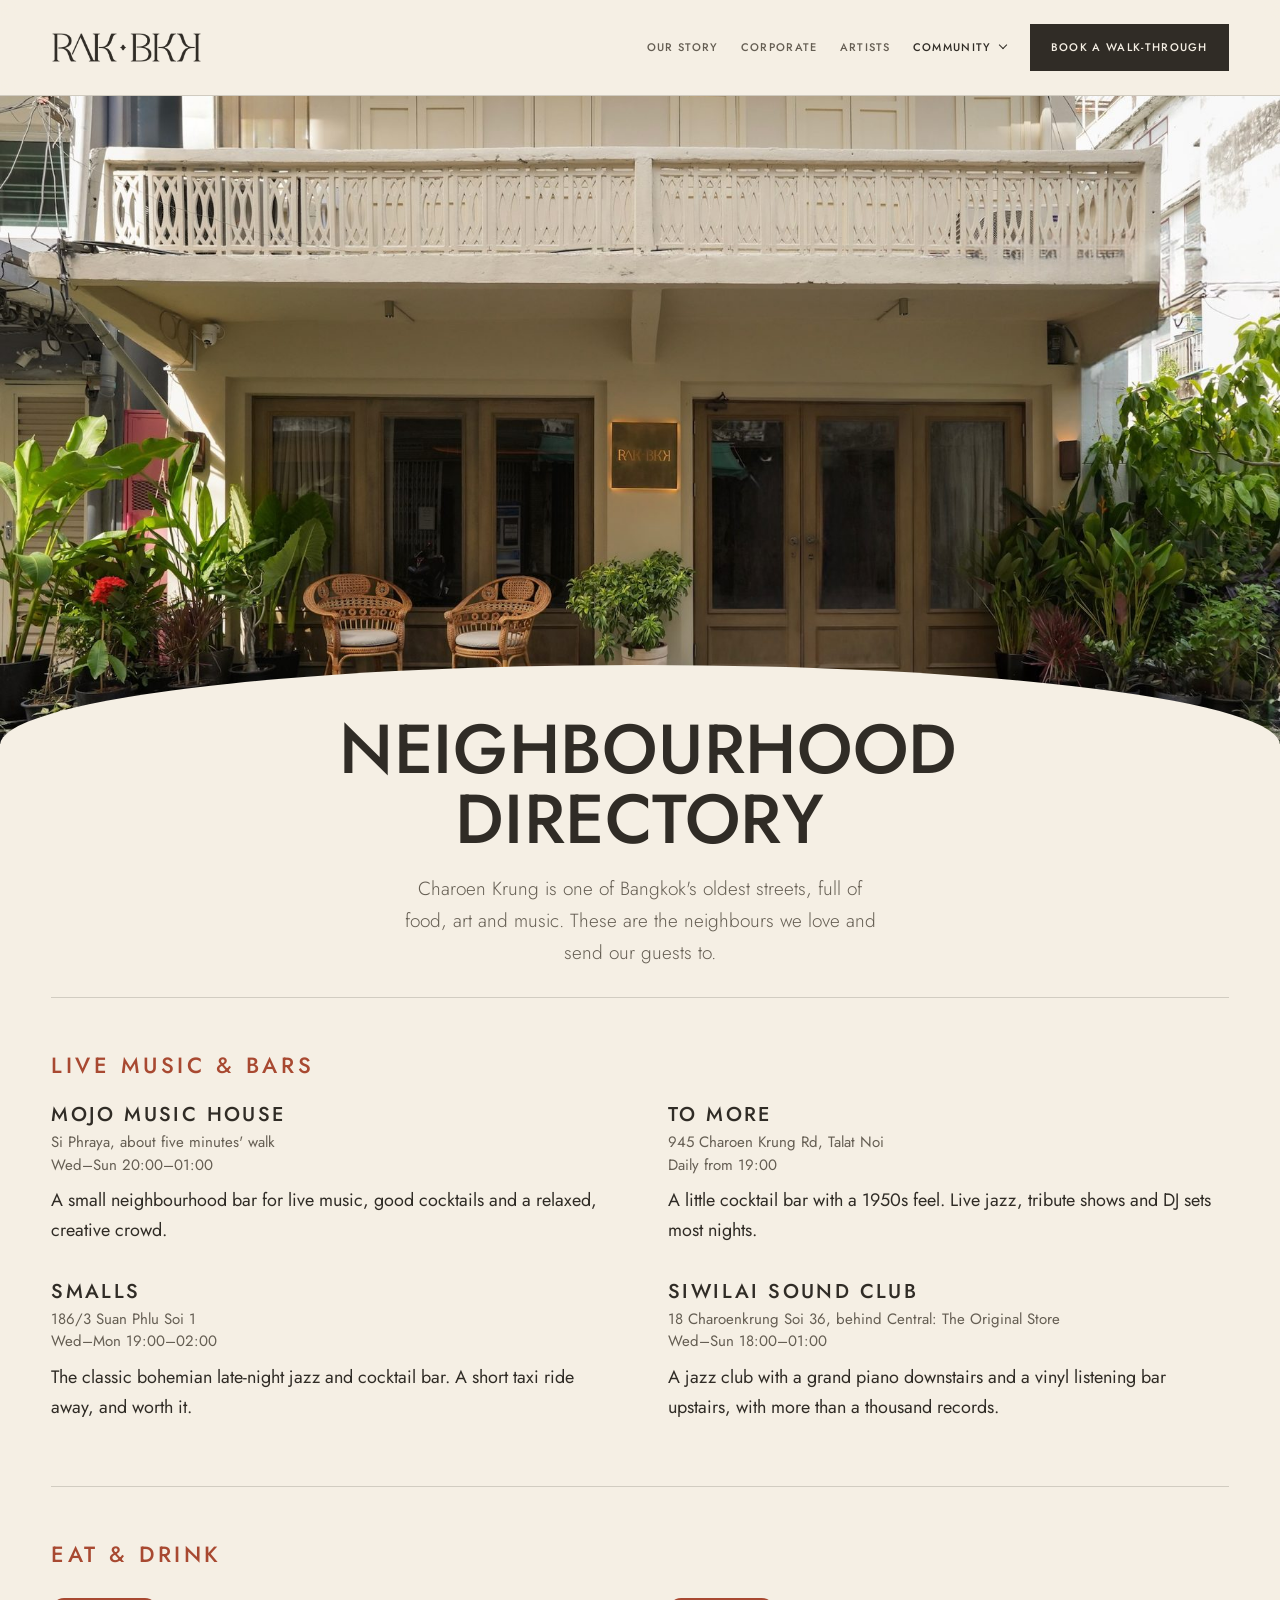
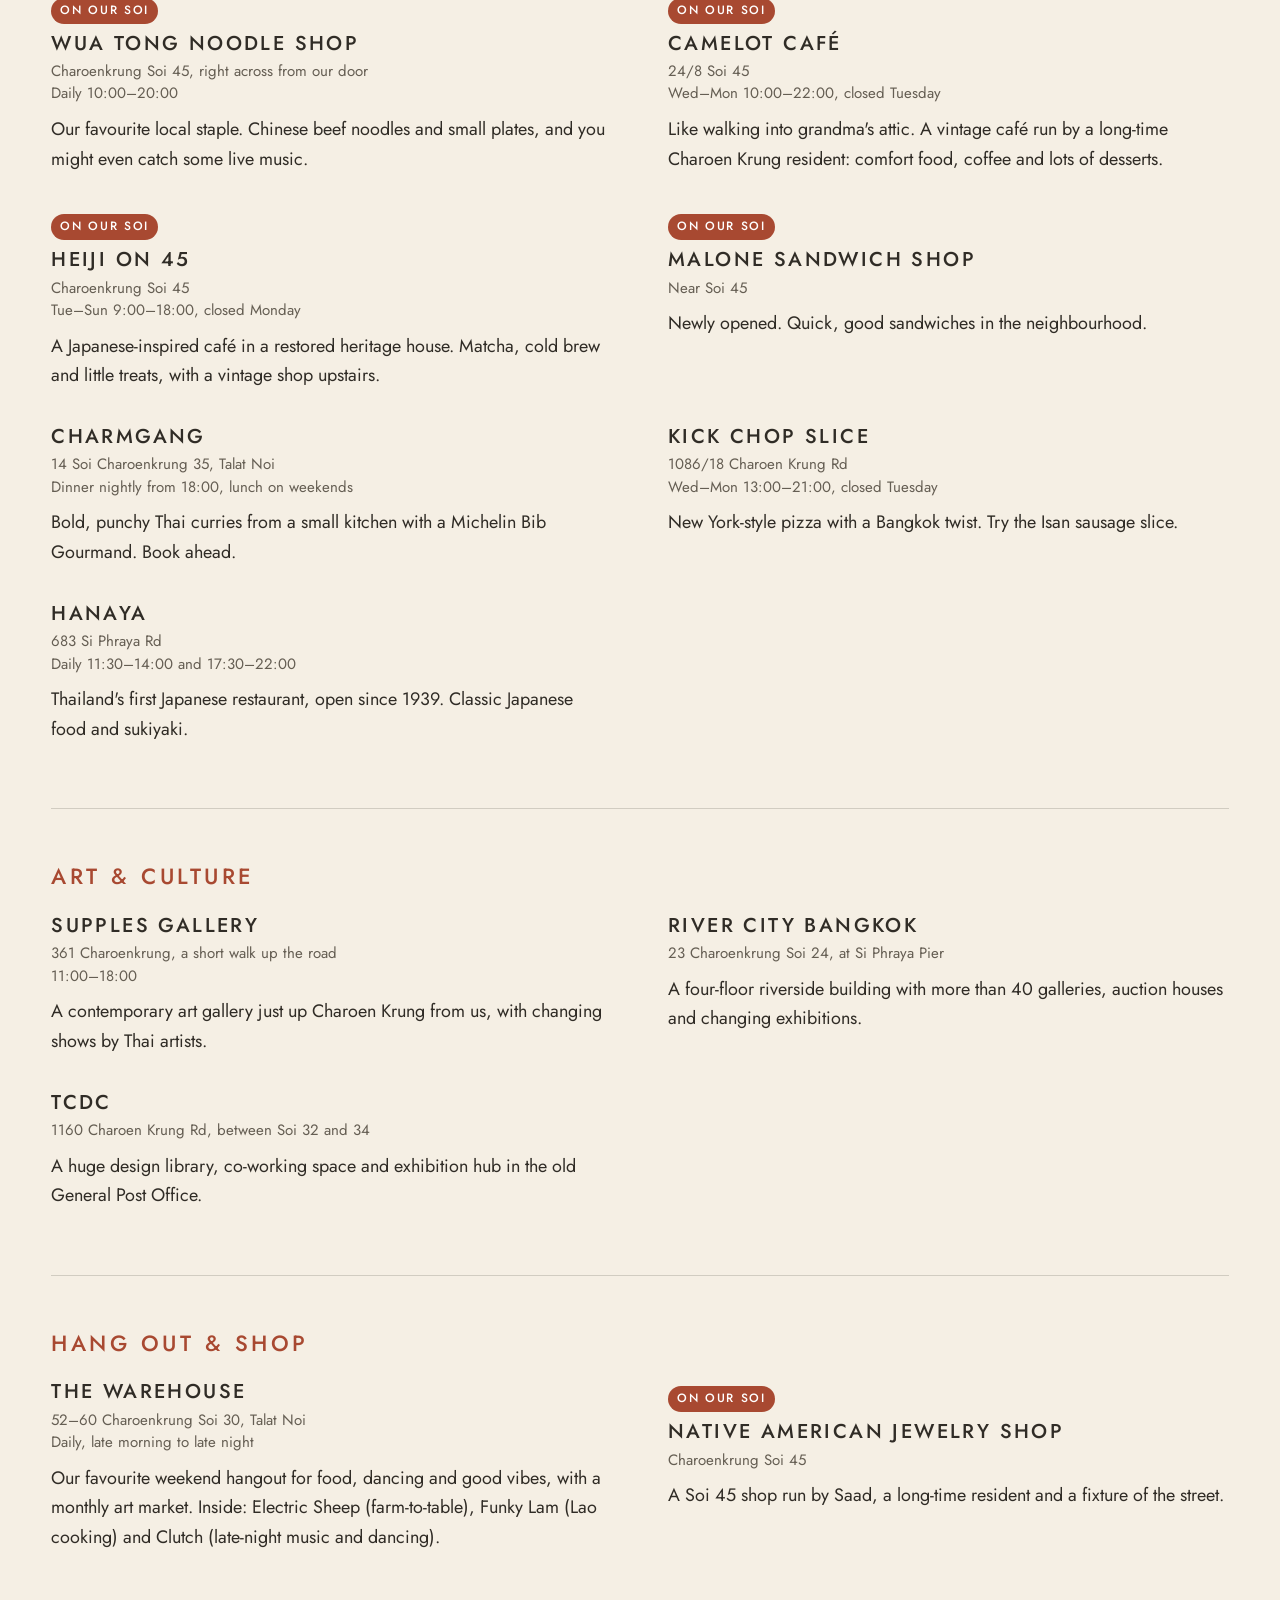
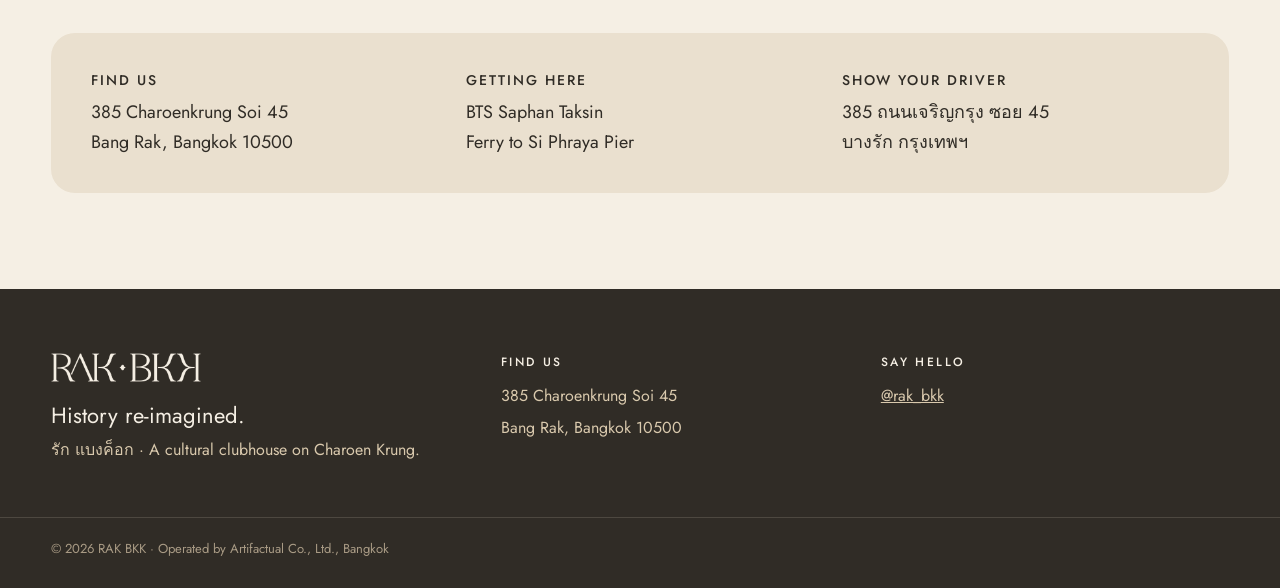
<file: neighbourhood.html>
<!doctype html>
<html lang="en" data-theme="light"><head><meta charset="utf-8"><meta name="viewport" content="width=device-width,initial-scale=1">
<title>Neighbourhood directory · RAK BKK</title>
<link rel="preconnect" href="https://fonts.googleapis.com">
<link rel="preconnect" href="https://fonts.gstatic.com" crossorigin>
<link rel="stylesheet" href="https://fonts.googleapis.com/css2?family=Italiana&family=Jost:wght@300;400;500&display=swap">
<style>
  :root {
    --ground:#F1E7D6; --panel:#EAD9B8; --sand:#D8C29A; --oak:#A98B5E; --terra:#BC5B3C; --ink:#2C2823; --soft:#5b5248;
    --rule:rgba(44,40,35,.16); --bar:rgba(241,231,214,.94);
    --display:'Italiana','Didot',Georgia,serif; --sans:'Jost','Futura','Avenir Next',Arial,sans-serif;
  }
  @media (prefers-color-scheme: dark) {
    :root:not([data-theme="light"]) { color-scheme:dark; --ground:#1E1B18; --panel:#2A2622; --sand:#4a4035; --oak:#C9A978; --terra:#D9774F; --ink:#F1E7D6; --soft:#c9bda9; --rule:rgba(241,231,214,.16); --bar:rgba(30,27,24,.94); }
  }
  :root[data-theme="dark"] { color-scheme:dark; --ground:#1E1B18; --panel:#2A2622; --sand:#4a4035; --oak:#C9A978; --terra:#D9774F; --ink:#F1E7D6; --soft:#c9bda9; --rule:rgba(241,231,214,.16); --bar:rgba(30,27,24,.94); }
  * { box-sizing:border-box; }
  body { background:var(--ground); color:var(--ink); font-family:var(--sans); font-weight:300; font-size:18px; line-height:1.6; -webkit-font-smoothing:antialiased; }
  a { color:inherit; }
  a:focus-visible, button:focus-visible { outline:2px solid var(--terra); outline-offset:3px; }

  .review { background:var(--terra); color:#fff; font-size:13px; letter-spacing:.14em; text-transform:uppercase; text-align:center; padding:8px 16px; }

  /* 1 · Header */
  header.site { position:sticky; top:env(safe-area-inset-top,0px); z-index:10; background:var(--bar); backdrop-filter:blur(8px); border-bottom:1px solid var(--rule); }
  .bar { max-width:1180px; margin:0 auto; padding:14px 24px; display:flex; align-items:center; gap:28px; }
  .logo { width:132px; aspect-ratio:1846/360; background:var(--ink); -webkit-mask:url(img/logo.png) center/contain no-repeat; mask:url(img/logo.png) center/contain no-repeat; flex:none; }
  nav { display:flex; gap:26px; margin-left:auto; font-size:14px; font-weight:500; letter-spacing:.16em; text-transform:uppercase; }
  nav a { text-decoration:none; color:var(--soft); white-space:nowrap; }
  .bar .btn { white-space:nowrap; }
  nav a:hover { color:var(--ink); }
  .btn { display:inline-block; text-decoration:none; font-size:14px; font-weight:500; letter-spacing:.14em; text-transform:uppercase; padding:12px 20px; border:1px solid var(--ink); color:var(--ink); background:transparent; }
  .btn.solid { background:var(--terra); border-color:var(--terra); color:#fff; }
  @media (max-width:1080px) { nav { display:none; } .bar { justify-content:space-between; } .bar .btn { padding:10px 14px; font-size:12px; } }

  /* 2 · Opening screen */
  .hero { position:relative; }
  .hero img { display:block; width:100%; height:min(78vh,760px); min-height:420px; object-fit:cover; object-position:center 62%; }
  .hero .curve { position:absolute; left:0; right:0; bottom:-1px; height:90px; background:var(--ground); border-radius:50% 50% 0 0 / 100% 100% 0 0; }
  .intro { max-width:1180px; margin:-40px auto 0; padding-inline:24px; position:relative; text-align:center; }
  .eyebrow { font-size:13px; font-weight:500; letter-spacing:.26em; text-transform:uppercase; color:var(--oak); margin:0 0 14px; }
  h1 { font-family:var(--display); font-weight:400; font-size:clamp(42px,7vw,84px); line-height:1.04; margin:0 auto 18px; max-width:15ch; text-wrap:balance; }
  .sub { font-size:clamp(18px,2vw,21px); color:var(--soft); max-width:44ch; margin:0 auto 28px; }
  .ctas { display:flex; gap:12px; justify-content:center; flex-wrap:wrap; }
  .dia { display:flex; align-items:center; gap:14px; max-width:260px; margin:48px auto 0; }
  .dia i { flex:1; height:1px; background:var(--sand); }
  .dia b { width:9px; height:9px; background:var(--terra); transform:rotate(45deg); }


  /* 3 · Book the house */
  .wrap { max-width:1180px; margin:0 auto; padding-inline:24px; }
  .book { padding-block:72px 24px; }
  .label { font-size:13px; font-weight:500; letter-spacing:.24em; text-transform:uppercase; color:var(--oak); margin:0 0 12px; }
  h2.big { font-family:var(--display); font-weight:400; font-size:clamp(32px,4.4vw,52px); line-height:1.1; margin:0 0 14px; max-width:20ch; text-wrap:balance; }
  .intro2 { color:var(--soft); max-width:56ch; margin:0 0 36px; }
  .packs { display:grid; grid-template-columns:repeat(3,minmax(0,1fr)); gap:16px; }
  @media (max-width:900px) { .packs { grid-template-columns:1fr; } }
  .pack { background:var(--panel); display:flex; flex-direction:column; }
  .pack img { display:block; width:100%; aspect-ratio:4/3; object-fit:cover; }
  .pack .in { padding:24px; display:flex; flex-direction:column; gap:10px; flex:1; }
  .pack h3 { font-size:15px; font-weight:500; letter-spacing:.16em; text-transform:uppercase; margin:0; }
  .pack .meta { font-size:15px; color:var(--soft); }
  .pack .price { font-family:var(--display); font-size:40px; line-height:1; color:var(--terra); }
  .pack .price small { font-family:var(--sans); font-size:12px; letter-spacing:.16em; text-transform:uppercase; color:var(--soft); display:block; margin-bottom:4px; }
  .pack ul { list-style:none; margin:4px 0 0; padding:0; font-size:16px; }
  .pack li { padding:8px 0 8px 18px; border-top:1px solid var(--rule); position:relative; }
  .pack li::before { content:""; position:absolute; left:2px; top:17px; width:7px; height:7px; background:var(--oak); transform:rotate(45deg); }
  .pack .for { font-size:14px; color:var(--soft); margin-top:auto; padding-top:10px; }
  .pack .btn { margin-top:12px; text-align:center; }
  .addon { margin-top:18px; padding:20px 24px; border:1px solid var(--sand); display:flex; gap:20px; align-items:center; flex-wrap:wrap; justify-content:space-between; }
  .addon p { margin:0; max-width:62ch; }
  .addon b { font-weight:500; }
  .fine { font-size:14px; color:var(--soft); margin-top:12px; }

  /* 4 · Proof */
  .proof { padding-block:64px 24px; }
  .proof-grid { display:grid; grid-template-columns:1.1fr 1fr; gap:40px; align-items:center; }
  @media (max-width:900px) { .proof-grid { grid-template-columns:1fr; } }
  .proof figure { margin:0; }
  .proof figure img { display:block; width:100%; aspect-ratio:4/5; object-fit:cover; object-position:center 30%; }
  .proof figcaption { font-size:14px; color:var(--soft); margin-top:8px; }
  blockquote.q { margin:0 0 28px; padding-left:24px; border-left:3px solid var(--terra); }
  blockquote.q p { font-family:var(--display); font-size:clamp(28px,3.4vw,42px); line-height:1.2; margin:0 0 14px; }
  blockquote.q cite { font-style:normal; font-size:13px; font-weight:500; letter-spacing:.2em; text-transform:uppercase; color:var(--soft); }
  .cases { display:grid; gap:0; border-top:1px solid var(--ink); }
  .case { display:grid; grid-template-columns:120px 1fr; gap:16px; padding:16px 0; border-bottom:1px solid var(--rule); }
  .case b { font-weight:500; font-size:15px; letter-spacing:.14em; text-transform:uppercase; }
  .case span { color:var(--soft); font-size:16px; }

  /* 5 · The house */
  .house { padding-block:72px 24px; }
  .house-top { display:grid; grid-template-columns:1fr 1.1fr; gap:48px; align-items:start; }
  @media (max-width:900px) { .house-top { grid-template-columns:1fr; gap:28px; } }
  .floors { display:grid; grid-template-columns:1fr 1fr; gap:28px; }
  @media (max-width:560px) { .floors { grid-template-columns:1fr; } }
  .fl h3 { display:flex; justify-content:space-between; align-items:baseline; margin:0 0 4px; padding-bottom:8px; border-bottom:1px solid var(--ink); font-size:14px; font-weight:500; letter-spacing:.16em; text-transform:uppercase; }
  .fl h3 span { font-family:var(--display); font-size:28px; letter-spacing:0; text-transform:none; font-weight:400; color:var(--terra); }
  .fl dl { margin:0; }
  .fl dl div { display:flex; justify-content:space-between; gap:12px; padding:9px 0; border-bottom:1px solid var(--rule); font-size:16px; }
  .fl dt { color:var(--soft); }
  .fl dd { margin:0; font-variant-numeric:tabular-nums; }
  .facil { display:flex; flex-wrap:wrap; gap:8px; margin-top:22px; }
  .facil span { font-size:14px; padding:6px 12px; border:1px solid var(--sand); color:var(--soft); }
  .ba { display:grid; grid-template-columns:1fr 1fr; gap:10px; margin-top:48px; }
  .ba figure { margin:0; position:relative; }
  .ba img { display:block; width:100%; aspect-ratio:4/3; object-fit:cover; }
  .ba .tag { position:absolute; top:12px; left:12px; padding:4px 10px; background:var(--ink); color:var(--ground); font-size:12px; font-weight:500; letter-spacing:.18em; text-transform:uppercase; }
  .ba .tag.after { background:var(--terra); color:#fff; }
  .ba-cap { font-size:14px; color:var(--soft); margin-top:10px; }
  @media (max-width:600px) { .ba { grid-template-columns:1fr; } }

  /* 6 · Events */
  .events { padding-block:72px 24px; }
  .ev-grid { display:grid; grid-template-columns:1.2fr 1fr; gap:16px; margin-top:8px; }
  @media (max-width:900px) { .ev-grid { grid-template-columns:1fr; } }
  .ev { background:var(--panel); display:grid; grid-template-rows:auto 1fr; }
  .ev img { display:block; width:100%; aspect-ratio:16/10; object-fit:cover; }
  .ev .in { padding:24px; display:flex; flex-direction:column; gap:10px; }
  .ev .when { font-size:13px; font-weight:500; letter-spacing:.18em; text-transform:uppercase; color:var(--terra); }
  .ev h3 { font-family:var(--display); font-weight:400; font-size:34px; line-height:1.1; margin:0; }
  .ev p { margin:0; color:var(--soft); font-size:17px; }
  .ev .btn { align-self:flex-start; margin-top:6px; }
  .days { display:grid; grid-template-columns:repeat(3,1fr); gap:16px; margin-top:16px; }
  @media (max-width:760px) { .days { grid-template-columns:1fr; } }
  .day { border-top:1px solid var(--ink); padding-top:12px; }
  .day b { display:block; font-size:14px; font-weight:500; letter-spacing:.16em; text-transform:uppercase; margin-bottom:4px; }
  .day span { color:var(--soft); font-size:16px; }
  .note10 { margin-top:18px; font-size:15px; color:var(--soft); }
  .note10 i { display:inline-block; width:8px; height:8px; background:var(--terra); transform:rotate(45deg); margin-right:8px; }

  /* 7 · Gallery */
  .gallery { padding-block:72px 24px; }
  .mosaic { display:grid; grid-template-columns:repeat(4,1fr); grid-auto-rows:220px; gap:10px; }
  .mosaic figure { margin:0; overflow:hidden; }
  .mosaic img { display:block; width:100%; height:100%; object-fit:cover; transition:transform .6s ease; }
  .mosaic figure:hover img { transform:scale(1.03); }
  .mosaic .t { grid-row:span 2; } .mosaic .w { grid-column:span 2; }
  @media (max-width:760px) { .mosaic { grid-template-columns:1fr 1fr; grid-auto-rows:170px; } }
  @media (prefers-reduced-motion:reduce) { .mosaic img { transition:none; } .mosaic figure:hover img { transform:none; } }

  /* 8 · Visit + 9 · Enquiry */
  .visit { padding-block:72px 40px; }
  .visit-grid { display:grid; grid-template-columns:1fr 1.15fr; gap:48px; align-items:start; }
  @media (max-width:900px) { .visit-grid { grid-template-columns:1fr; } }
  .addr { font-family:var(--display); font-size:30px; line-height:1.2; margin:0 0 16px; }
  .get { border-top:1px solid var(--ink); margin:20px 0; }
  .get div { display:grid; grid-template-columns:110px 1fr; gap:12px; padding:10px 0; border-bottom:1px solid var(--rule); font-size:16px; }
  .get b { font-weight:500; font-size:13px; letter-spacing:.14em; text-transform:uppercase; padding-top:2px; }
  .get span { color:var(--soft); }
  form.enq { background:var(--panel); padding:28px; display:grid; grid-template-columns:1fr 1fr; gap:14px; }
  form.enq h3 { grid-column:1/-1; font-family:var(--display); font-weight:400; font-size:34px; margin:0 0 4px; }
  form.enq .full { grid-column:1/-1; }
  form.enq label { display:flex; flex-direction:column; gap:6px; font-size:13px; font-weight:500; letter-spacing:.12em; text-transform:uppercase; color:var(--soft); }
  form.enq input, form.enq select, form.enq textarea { font:inherit; font-size:17px; letter-spacing:0; text-transform:none; color:var(--ink); background:var(--ground); border:1px solid var(--sand); padding:11px 12px; border-radius:0; width:100%; }
  form.enq textarea { min-height:110px; resize:vertical; }
  form.enq button { grid-column:1/-1; font:inherit; font-size:15px; font-weight:500; letter-spacing:.14em; text-transform:uppercase; padding:15px; border:0; background:var(--terra); color:#fff; cursor:pointer; }
  form.enq .msg { grid-column:1/-1; margin:0; font-size:15px; color:var(--soft); min-height:1.4em; }
  @media (max-width:560px) { form.enq { grid-template-columns:1fr; padding:20px; } }

  /* 10 · Footer */
  footer.site { background:var(--ink); color:var(--ground); margin-top:40px; }
  footer.site .in { max-width:1180px; margin:0 auto; padding:48px 24px 36px; display:grid; grid-template-columns:1.2fr 1fr 1fr; gap:32px; }
  @media (max-width:760px) { footer.site .in { grid-template-columns:1fr; } }
  footer.site .flogo { width:150px; aspect-ratio:1846/360; background:var(--ground); -webkit-mask:url(img/logo.png) center/contain no-repeat; mask:url(img/logo.png) center/contain no-repeat; margin-bottom:14px; }
  footer.site p { margin:0 0 6px; font-size:16px; color:#d9c9ad; }
  footer.site b { display:block; font-size:12px; font-weight:500; letter-spacing:.2em; text-transform:uppercase; color:var(--ground); margin-bottom:10px; }
  footer.site .mit { display:inline-flex; align-items:center; gap:8px; margin-top:10px; font-size:12px; font-weight:500; letter-spacing:.2em; text-transform:uppercase; color:var(--ground); border:1px solid rgba(241,231,214,.35); padding:6px 10px; }
  footer.site .mit span { width:8px; height:8px; background:var(--terra); transform:rotate(45deg); }
  footer.site .legal { max-width:1180px; margin:0 auto; padding:16px 24px 28px; border-top:1px solid rgba(241,231,214,.15); font-size:13px; color:#a99b85; }
  :root[data-theme="dark"] footer.site, :root:not([data-theme="light"]) footer.site { }
  @media (prefers-color-scheme: dark) { :root:not([data-theme="light"]) footer.site { background:#141210; } }
  :root[data-theme="dark"] footer.site { background:#141210; }
  /* coming next */
  .next { max-width:1180px; margin:64px auto 80px; padding-inline:24px; }
  .next h2 { font-size:13px; font-weight:500; letter-spacing:.22em; text-transform:uppercase; color:var(--oak); margin:0 0 14px; }
  .todo { display:grid; grid-template-columns:repeat(auto-fit,minmax(220px,1fr)); gap:12px; }
  .todo div { border:1px dashed var(--sand); padding:18px; font-size:16px; color:var(--soft); }
  .todo b { display:block; font-weight:500; color:var(--ink); font-size:14px; letter-spacing:.12em; text-transform:uppercase; margin-bottom:4px; }

  .sec { padding-block:56px 8px; }
  .chero { position:relative; }
  .chero img { display:block; width:100%; height:min(72vh,700px); min-height:400px; object-fit:cover; object-position:center 55%; }
  .chero .curve { position:absolute; left:0; right:0; bottom:-1px; height:80px; background:var(--ground); border-radius:50% 50% 0 0 / 100% 100% 0 0; }
  .cintro { max-width:760px; margin:-30px auto 0; padding-inline:24px; text-align:center; position:relative; }
  .cintro .when { display:inline-block; font-size:13px; font-weight:500; letter-spacing:.2em; text-transform:uppercase; color:#fff; background:var(--terra); padding:6px 12px; margin-bottom:18px; }
  .three { display:grid; grid-template-columns:repeat(3,1fr); gap:28px; margin-top:8px; }
  @media (max-width:760px) { .three { grid-template-columns:1fr; } }
  .three div { text-align:center; }
  .three svg { width:48px; height:48px; color:var(--oak); margin:0 auto 12px; display:block; }
  .three svg * { fill:none; stroke:currentColor; stroke-width:1.4; stroke-linecap:round; stroke-linejoin:round; }
  .three b { display:block; font-size:15px; font-weight:500; letter-spacing:.16em; text-transform:uppercase; margin-bottom:6px; }
  .three span { color:var(--soft); }
  .ticket { max-width:760px; margin:0 auto; background:var(--panel); padding:32px; text-align:center; }
  .ticket .p { font-family:var(--display); font-size:54px; line-height:1; color:var(--terra); display:block; margin:6px 0 8px; }
  form.join { display:flex; gap:10px; flex-wrap:wrap; justify-content:center; margin-top:20px; }
  form.join input { font:inherit; font-size:17px; padding:12px 14px; border:1px solid var(--sand); background:var(--ground); color:var(--ink); flex:1 1 200px; max-width:260px; }
  form.join button { font:inherit; font-size:14px; font-weight:500; letter-spacing:.14em; text-transform:uppercase; padding:13px 22px; border:0; background:var(--terra); color:#fff; cursor:pointer; }
  .jmsg { margin:12px 0 0; font-size:15px; color:var(--soft); min-height:1.4em; }
  .slotq { max-width:760px; margin:0 auto; border:1px dashed var(--sand); padding:28px; text-align:center; color:var(--soft); }
  .players { display:grid; grid-template-columns:1fr 1fr; gap:40px; align-items:center; background:var(--ink); color:var(--ground); padding:40px; }
  @media (max-width:760px) { .players { grid-template-columns:1fr; padding:28px; } }
  .players h2 { color:var(--ground); }
  .players p { color:var(--sand); margin:0 0 18px; }
  .players .btn { border-color:var(--ground); color:var(--ground); }
  .players img { display:block; width:100%; aspect-ratio:4/3; object-fit:cover; }

  .formats { display:grid; grid-template-columns:repeat(2,1fr); gap:16px; margin-top:8px; }
  @media (max-width:760px) { .formats { grid-template-columns:1fr; } }
  .formats div { background:var(--panel); padding:24px; }
  .formats b { display:block; font-family:var(--display); font-weight:400; font-size:30px; line-height:1.1; margin-bottom:6px; }
  .formats span { color:var(--soft); }
  .split3 { display:flex; height:54px; margin-top:18px; font-size:14px; font-weight:500; letter-spacing:.1em; text-transform:uppercase; }
  .split3 span { display:flex; align-items:center; padding-left:14px; }
  .split3 .a { flex:70; background:var(--terra); color:#fff; } .split3 .b { flex:20; background:var(--sand); color:var(--ink); } .split3 .c { flex:10; background:var(--oak); color:#fff; padding-left:8px; }
  form.art { background:var(--panel); padding:28px; display:grid; grid-template-columns:1fr 1fr; gap:14px; }
  form.art .full { grid-column:1/-1; }
  form.art label { display:flex; flex-direction:column; gap:6px; font-size:13px; font-weight:500; letter-spacing:.12em; text-transform:uppercase; color:var(--soft); }
  form.art input, form.art select, form.art textarea { font:inherit; font-size:17px; letter-spacing:0; text-transform:none; color:var(--ink); background:var(--ground); border:1px solid var(--sand); padding:11px 12px; border-radius:0; width:100%; }
  form.art textarea { min-height:110px; resize:vertical; }
  form.art button { grid-column:1/-1; font:inherit; font-size:15px; font-weight:500; letter-spacing:.14em; text-transform:uppercase; padding:15px; border:0; background:var(--terra); color:#fff; cursor:pointer; }
  form.art .msg { grid-column:1/-1; margin:0; font-size:15px; color:var(--soft); min-height:1.4em; }
  @media (max-width:560px) { form.art { grid-template-columns:1fr; padding:20px; } }
  .two2 { display:grid; grid-template-columns:1fr 1.15fr; gap:48px; align-items:start; }
  @media (max-width:900px) { .two2 { grid-template-columns:1fr; } }

  .menu { display:none; font:inherit; font-size:13px; font-weight:500; letter-spacing:.16em; text-transform:uppercase; background:transparent; border:1px solid var(--rule); color:var(--ink); padding:10px 12px; cursor:pointer; margin-left:auto; }
  header.site .bar { position:relative; }
  @media (max-width:1080px) {
    .menu { display:inline-block; }
    header.site nav.open { display:flex; position:absolute; top:100%; left:0; right:0; flex-direction:column; gap:16px; padding:18px 24px 22px; background:var(--ground); border-bottom:1px solid var(--rule); margin:0; }
  }
</style>
<link rel="stylesheet" href="editorial.css">
<link rel="stylesheet" href="house.css">
<style>
  /* neighbourhood directory: simple, list-led */
  .hoodpage .cintro h1 { max-width:14ch; }
  .cat { padding:56px 0 8px; border-top:1px solid var(--rule); margin-top:56px; }
  .cat:first-of-type { margin-top:24px; }
  .cat h2 { font-size:22px; font-weight:500; letter-spacing:.16em; text-transform:uppercase; margin:0 0 28px; color:var(--terra); }
  .places { display:grid; grid-template-columns:repeat(2,minmax(0,1fr)); gap:36px 56px; }
  @media (max-width:800px) { .places { grid-template-columns:1fr; gap:32px; } }
  .place h3 { font-size:20px; font-weight:500; letter-spacing:.12em; text-transform:uppercase; margin:0 0 6px; }
  .place .meta { font-size:15px; color:var(--soft); margin:0 0 10px; line-height:1.5; }
  .place p { margin:0; }
  .place .maplink { color:var(--terra); font-weight:500; }
  .place .near { display:inline-block; background:var(--terra); color:#fff; font-size:12px; font-weight:500; letter-spacing:.14em; text-transform:uppercase; padding:3px 9px; border-radius:999px; margin-bottom:10px; }
  .place ul { margin:10px 0 0; padding-left:18px; color:var(--soft); }
  .todo-note { display:inline-block; background:var(--ink); color:var(--ground); font-size:13px; padding:4px 8px; letter-spacing:.06em; margin:6px 0; }
  .getting { background:var(--panel); border-radius:24px; padding:36px 40px; margin:72px 0 88px; display:grid; grid-template-columns:repeat(3,minmax(0,1fr)); gap:28px; }
  @media (max-width:800px) { .getting { grid-template-columns:1fr; padding:28px 24px; } }
  .getting b { display:block; font-weight:500; letter-spacing:.14em; text-transform:uppercase; font-size:14px; margin-bottom:6px; }
  .getting p { margin:0; }
</style>
</head><body>


<header class="site">
  <div class="bar">
    <a href="index.html" class="logo" aria-label="RAK BKK home"></a>
    <button class="menu" type="button" aria-expanded="false" aria-controls="mainnav">Menu</button>
    <nav aria-label="Main" id="mainnav">
      <a href="our-story.html">Our story</a>
      <a href="corporate.html">Corporate</a>
      <a href="artists.html">Artists</a>
      <div class="navgroup">
        <a href="community.html" class="navgroup-top" style="color:var(--ink)">Community</a>
        <div class="navgroup-menu">
          <a href="chamber-nights.html">Chamber Nights</a>
          <a href="neighbourhood.html" aria-current="page" style="color:var(--ink)">Neighbourhood</a>
        </div>
      </div>
    </nav>
    <a class="btn solid" href="corporate.html#ask">Book a walk-through</a>
  </div>
</header>

<main id="top" class="cmty hoodpage">
  <section class="chero" aria-label="The street outside RAK BKK">
    <img src="img/pro-facade.jpg" alt="The front of RAK BKK on Charoen Krung Soi 45" style="object-position:center 55%">
    <div class="curve"></div>
  </section>
  <div class="cintro">
    <h1>Neighbourhood directory</h1>
    <p class="sub">Charoen Krung is one of Bangkok's oldest streets, full of food, art and music. These are the neighbours we love and send our guests to.</p>
  </div>

  <div class="wrap">
    <section class="cat">
      <h2>Live music &amp; bars</h2>
      <div class="places">
        <article class="place">
          <h3>Mojo Music House</h3>
          <p class="meta">Si Phraya, about five minutes&#x27; walk<br>Wed–Sun 20:00–01:00</p>
          <p>A small neighbourhood bar for live music, good cocktails and a relaxed, creative crowd.</p>
        </article>
        <article class="place">
          <h3>To More</h3>
          <p class="meta">945 Charoen Krung Rd, Talat Noi<br>Daily from 19:00</p>
          <p>A little cocktail bar with a 1950s feel. Live jazz, tribute shows and DJ sets most nights.</p>
        </article>
        <article class="place">
          <h3>Smalls</h3>
          <p class="meta">186/3 Suan Phlu Soi 1<br>Wed–Mon 19:00–02:00</p>
          <p>The classic bohemian late-night jazz and cocktail bar. A short taxi ride away, and worth it.</p>
        </article>
        <article class="place">
          <h3>Siwilai Sound Club</h3>
          <p class="meta">18 Charoenkrung Soi 36, behind Central: The Original Store<br>Wed–Sun 18:00–01:00</p>
          <p>A jazz club with a grand piano downstairs and a vinyl listening bar upstairs, with more than a thousand records.</p>
        </article>
      </div>
    </section>
    <section class="cat">
      <h2>Eat &amp; drink</h2>
      <div class="places">
        <article class="place">
          <span class="near">On our soi</span>
          <h3>Wua Tong Noodle Shop</h3>
          <p class="meta">Charoenkrung Soi 45, right across from our door<br>Daily 10:00–20:00</p>
          <p>Our favourite local staple. Chinese beef noodles and small plates, and you might even catch some live music.</p>
        </article>
        <article class="place">
          <span class="near">On our soi</span>
          <h3>Camelot Café</h3>
          <p class="meta">24/8 Soi 45<br>Wed–Mon 10:00–22:00, closed Tuesday</p>
          <p>Like walking into grandma&#x27;s attic. A vintage café run by a long-time Charoen Krung resident: comfort food, coffee and lots of desserts.</p>
        </article>
        <article class="place">
          <span class="near">On our soi</span>
          <h3>Heiji on 45</h3>
          <p class="meta">Charoenkrung Soi 45<br>Tue–Sun 9:00–18:00, closed Monday</p>
          <p>A Japanese-inspired café in a restored heritage house. Matcha, cold brew and little treats, with a vintage shop upstairs.</p>
        </article>
        <article class="place">
          <span class="near">On our soi</span>
          <h3>Malone Sandwich Shop</h3>
          <p class="meta">Near Soi 45</p>
          <p>Newly opened. Quick, good sandwiches in the neighbourhood.</p>
        </article>
        <article class="place">
          <h3>Charmgang</h3>
          <p class="meta">14 Soi Charoenkrung 35, Talat Noi<br>Dinner nightly from 18:00, lunch on weekends</p>
          <p>Bold, punchy Thai curries from a small kitchen with a Michelin Bib Gourmand. Book ahead.</p>
        </article>
        <article class="place">
          <h3>Kick Chop Slice</h3>
          <p class="meta">1086/18 Charoen Krung Rd<br>Wed–Mon 13:00–21:00, closed Tuesday</p>
          <p>New York-style pizza with a Bangkok twist. Try the Isan sausage slice.</p>
        </article>
        <article class="place">
          <h3>Hanaya</h3>
          <p class="meta">683 Si Phraya Rd<br>Daily 11:30–14:00 and 17:30–22:00</p>
          <p>Thailand&#x27;s first Japanese restaurant, open since 1939. Classic Japanese food and sukiyaki.</p>
        </article>
      </div>
    </section>
    <section class="cat">
      <h2>Art &amp; culture</h2>
      <div class="places">
        <article class="place">
          <h3>Supples Gallery</h3>
          <p class="meta">361 Charoenkrung, a short walk up the road<br>11:00–18:00</p>
          <p>A contemporary art gallery just up Charoen Krung from us, with changing shows by Thai artists.</p>
        </article>
        <article class="place">
          <h3>River City Bangkok</h3>
          <p class="meta">23 Charoenkrung Soi 24, at Si Phraya Pier</p>
          <p>A four-floor riverside building with more than 40 galleries, auction houses and changing exhibitions.</p>
        </article>
        <article class="place">
          <h3>TCDC</h3>
          <p class="meta">1160 Charoen Krung Rd, between Soi 32 and 34</p>
          <p>A huge design library, co-working space and exhibition hub in the old General Post Office.</p>
        </article>
      </div>
    </section>
    <section class="cat">
      <h2>Hang out &amp; shop</h2>
      <div class="places">
        <article class="place">
          <h3>The Warehouse</h3>
          <p class="meta">52–60 Charoenkrung Soi 30, Talat Noi<br>Daily, late morning to late night</p>
          <p>Our favourite weekend hangout for food, dancing and good vibes, with a monthly art market. Inside: Electric Sheep (farm-to-table), Funky Lam (Lao cooking) and Clutch (late-night music and dancing).</p>
        </article>
        <article class="place">
          <span class="near">On our soi</span>
          <h3>Native American Jewelry Shop</h3>
          <p class="meta">Charoenkrung Soi 45</p>
          <p>A Soi 45 shop run by Saad, a long-time resident and a fixture of the street.</p>
        </article>
      </div>
    </section>
    <section class="getting" aria-label="Getting here">
      <div><b>Find us</b><p>385 Charoenkrung Soi 45<br>Bang Rak, Bangkok 10500</p></div>
      <div><b>Getting here</b><p>BTS Saphan Taksin<br>Ferry to Si Phraya Pier</p></div>
      <div><b>Show your driver</b><p>385 ถนนเจริญกรุง ซอย 45<br>บางรัก กรุงเทพฯ</p></div>
    </section>
  </div>
</main>


<footer class="site">
  <div class="in">
    <div><div class="flogo" role="img" aria-label="RAK BKK"></div><p style="font-family:var(--display);font-size:22px;color:var(--ground);margin-bottom:4px">History re-imagined.</p><p>รัก แบงค็อก · A cultural clubhouse on Charoen Krung.</p></div>
    <div><b>Find us</b><p>385 Charoenkrung Soi 45</p><p>Bang Rak, Bangkok 10500</p></div>
    <div><b>Say hello</b><p><a href="https://instagram.com/rak_bkk" rel="noopener">@rak_bkk</a></p></div>
  </div>
  <div class="legal">© 2026 RAK BKK · Operated by Artifactual Co., Ltd., Bangkok</div>
</footer>


<script>
(function(){var b=document.querySelector('.menu'),n=document.querySelector('header.site nav');if(!b||!n)return;b.addEventListener('click',function(){var o=n.classList.toggle('open');b.setAttribute('aria-expanded',o);});})();
</script>
</body></html>
</file>
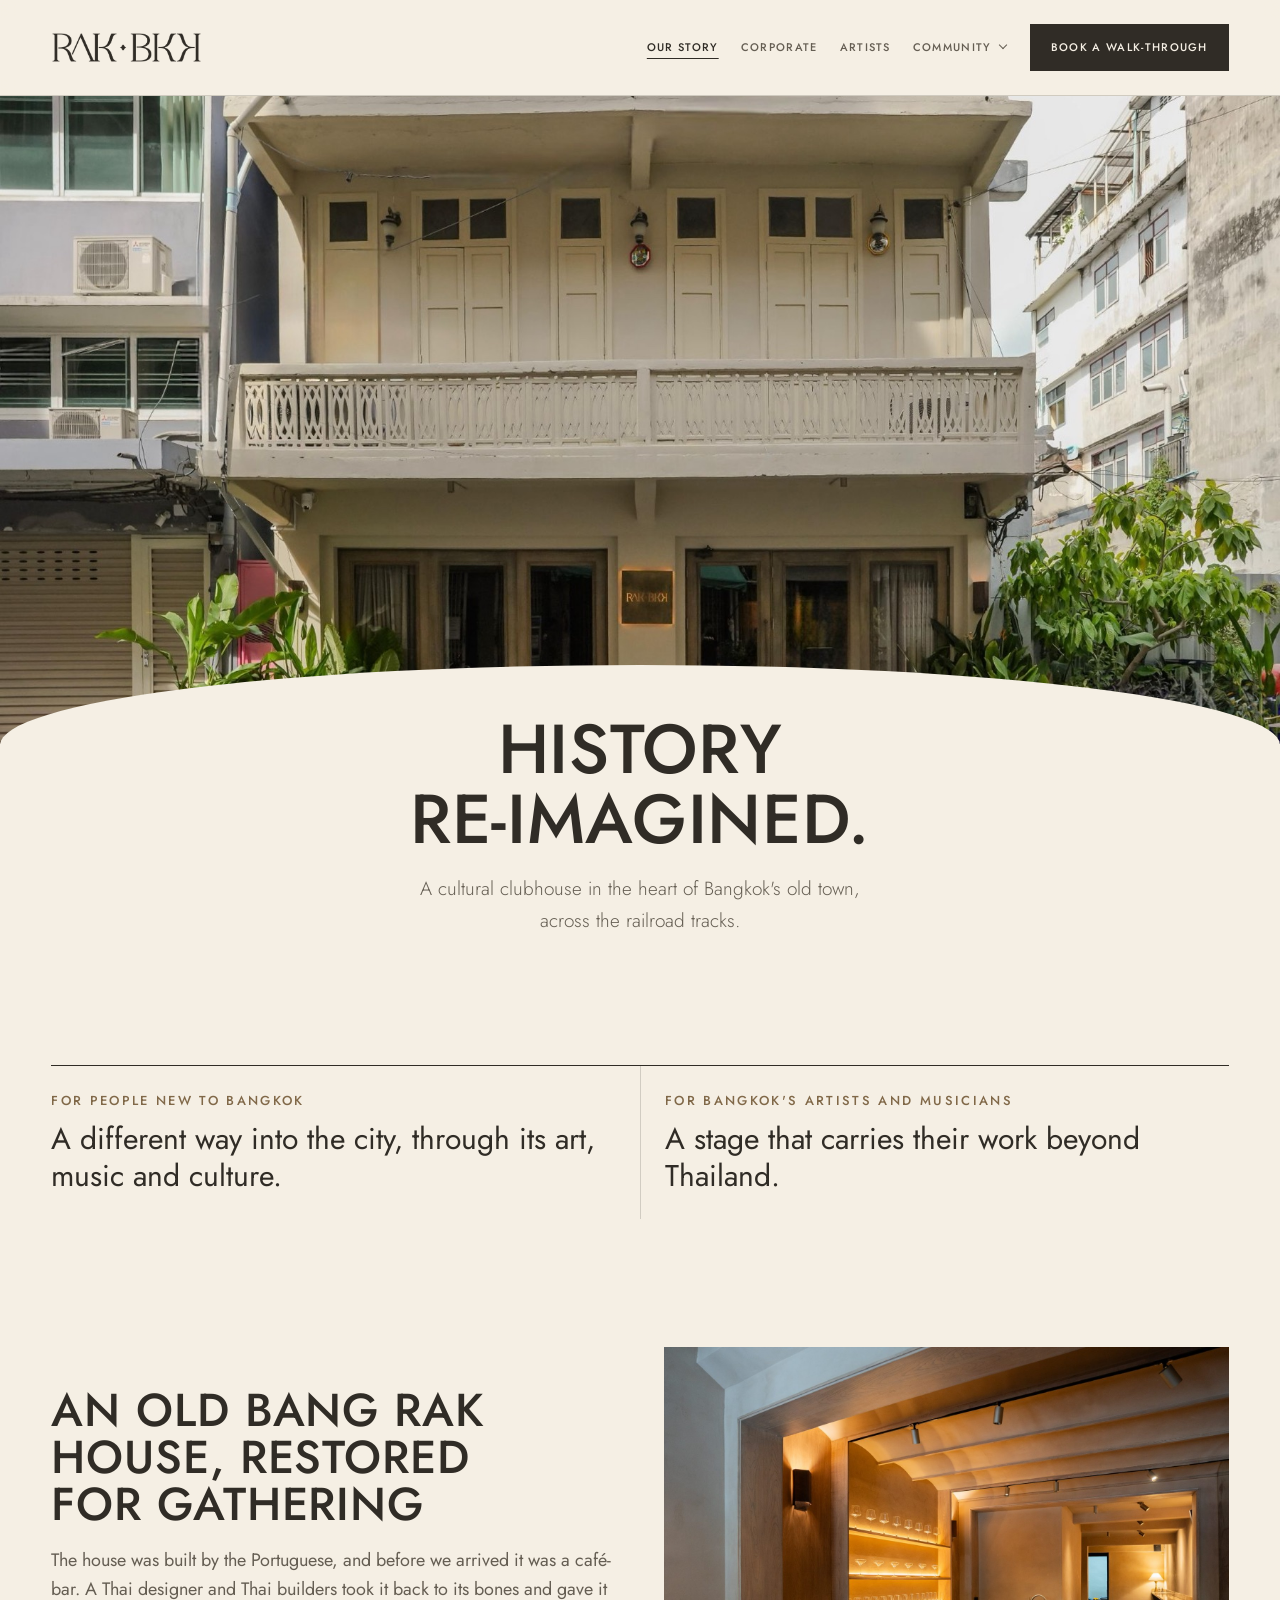
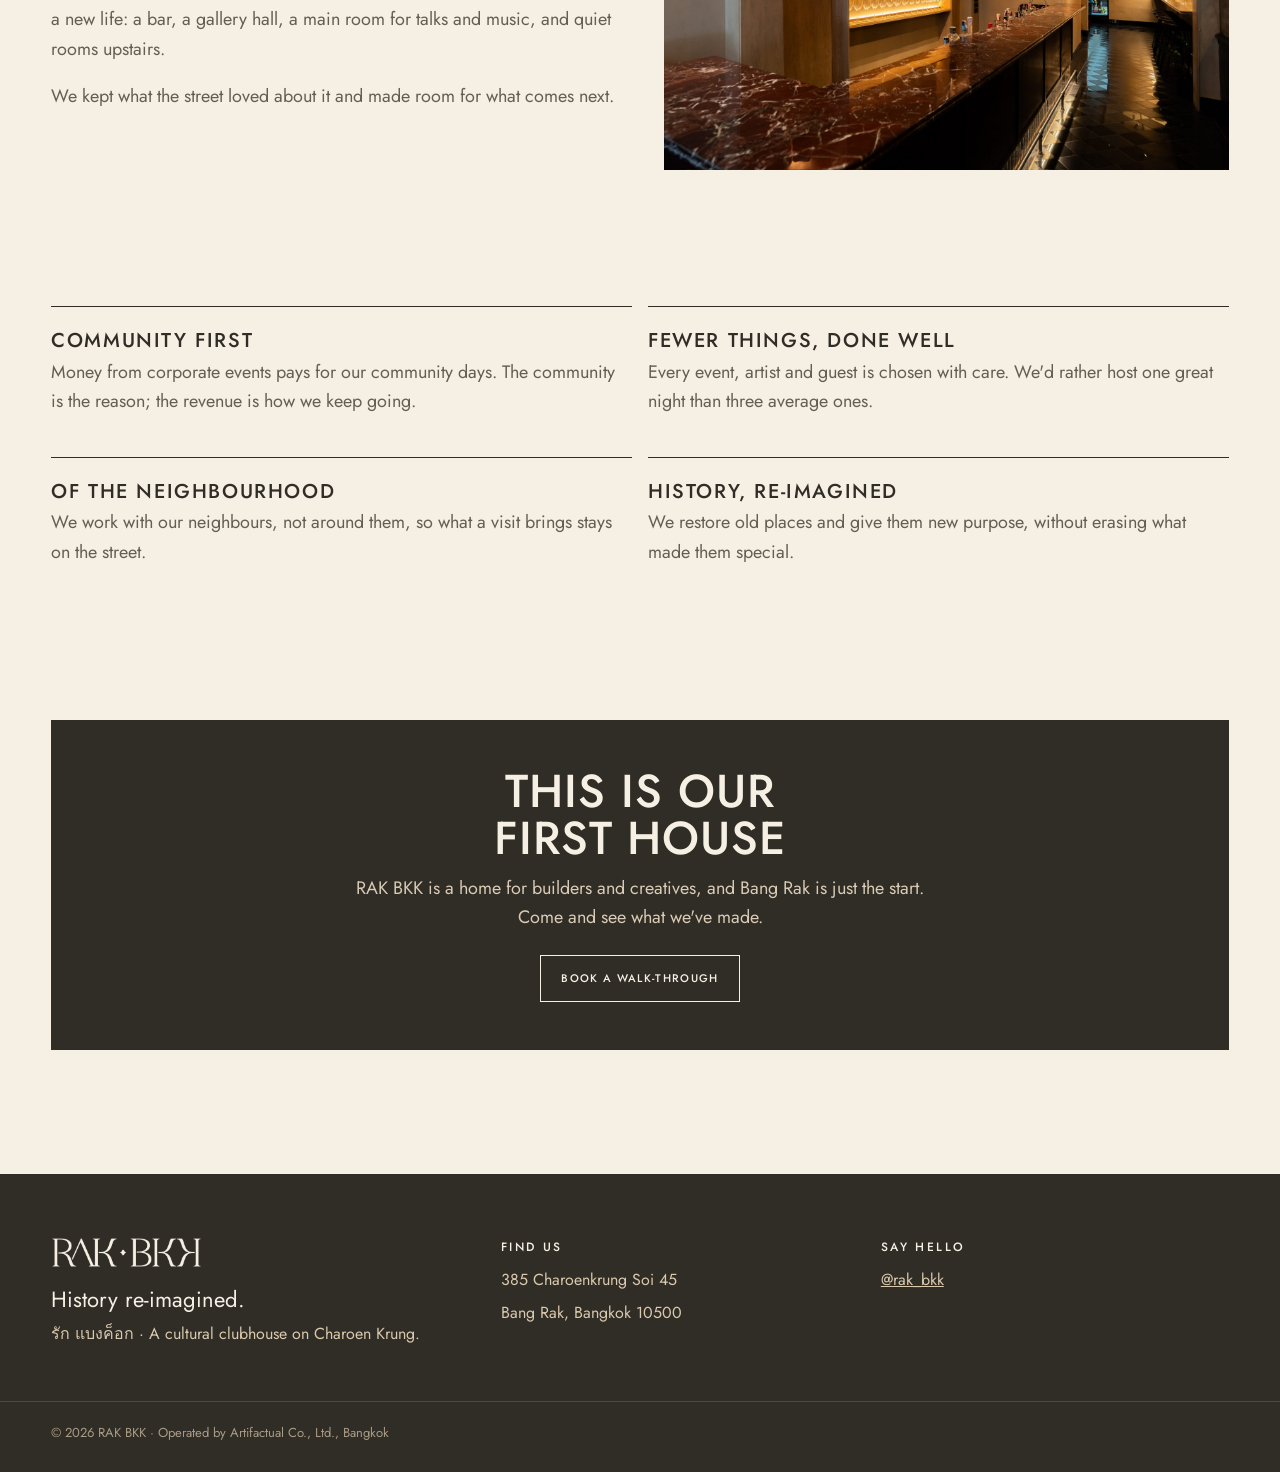
<file: our-story.html>
<!doctype html>
<html lang="en" data-theme="light"><head><meta charset="utf-8"><meta name="viewport" content="width=device-width,initial-scale=1">
<title>Our story · RAK BKK</title>
<link rel="preconnect" href="https://fonts.googleapis.com">
<link rel="preconnect" href="https://fonts.gstatic.com" crossorigin>
<link rel="stylesheet" href="https://fonts.googleapis.com/css2?family=Italiana&family=Jost:wght@300;400;500&display=swap">
<style>
  :root {
    --ground:#F1E7D6; --panel:#EAD9B8; --sand:#D8C29A; --oak:#A98B5E; --terra:#BC5B3C; --ink:#2C2823; --soft:#5b5248;
    --rule:rgba(44,40,35,.16); --bar:rgba(241,231,214,.94);
    --display:'Italiana','Didot',Georgia,serif; --sans:'Jost','Futura','Avenir Next',Arial,sans-serif;
  }
  @media (prefers-color-scheme: dark) {
    :root:not([data-theme="light"]) { color-scheme:dark; --ground:#1E1B18; --panel:#2A2622; --sand:#4a4035; --oak:#C9A978; --terra:#D9774F; --ink:#F1E7D6; --soft:#c9bda9; --rule:rgba(241,231,214,.16); --bar:rgba(30,27,24,.94); }
  }
  :root[data-theme="dark"] { color-scheme:dark; --ground:#1E1B18; --panel:#2A2622; --sand:#4a4035; --oak:#C9A978; --terra:#D9774F; --ink:#F1E7D6; --soft:#c9bda9; --rule:rgba(241,231,214,.16); --bar:rgba(30,27,24,.94); }
  * { box-sizing:border-box; }
  body { background:var(--ground); color:var(--ink); font-family:var(--sans); font-weight:300; font-size:18px; line-height:1.6; -webkit-font-smoothing:antialiased; }
  a { color:inherit; }
  a:focus-visible, button:focus-visible { outline:2px solid var(--terra); outline-offset:3px; }

  .review { background:var(--terra); color:#fff; font-size:13px; letter-spacing:.14em; text-transform:uppercase; text-align:center; padding:8px 16px; }

  /* 1 · Header */
  header.site { position:sticky; top:env(safe-area-inset-top,0px); z-index:10; background:var(--bar); backdrop-filter:blur(8px); border-bottom:1px solid var(--rule); }
  .bar { max-width:1180px; margin:0 auto; padding:14px 24px; display:flex; align-items:center; gap:28px; }
  .logo { width:132px; aspect-ratio:1846/360; background:var(--ink); -webkit-mask:url(img/logo.png) center/contain no-repeat; mask:url(img/logo.png) center/contain no-repeat; flex:none; }
  nav { display:flex; gap:26px; margin-left:auto; font-size:14px; font-weight:500; letter-spacing:.16em; text-transform:uppercase; }
  nav a { text-decoration:none; color:var(--soft); white-space:nowrap; }
  .bar .btn { white-space:nowrap; }
  nav a:hover { color:var(--ink); }
  .btn { display:inline-block; text-decoration:none; font-size:14px; font-weight:500; letter-spacing:.14em; text-transform:uppercase; padding:12px 20px; border:1px solid var(--ink); color:var(--ink); background:transparent; }
  .btn.solid { background:var(--terra); border-color:var(--terra); color:#fff; }
  @media (max-width:1080px) { nav { display:none; } .bar { justify-content:space-between; } .bar .btn { padding:10px 14px; font-size:12px; } }

  /* 2 · Opening screen */
  .hero { position:relative; }
  .hero img { display:block; width:100%; height:min(78vh,760px); min-height:420px; object-fit:cover; object-position:center 62%; }
  .hero .curve { position:absolute; left:0; right:0; bottom:-1px; height:90px; background:var(--ground); border-radius:50% 50% 0 0 / 100% 100% 0 0; }
  .intro { max-width:1180px; margin:-40px auto 0; padding-inline:24px; position:relative; text-align:center; }
  .eyebrow { font-size:13px; font-weight:500; letter-spacing:.26em; text-transform:uppercase; color:var(--oak); margin:0 0 14px; }
  h1 { font-family:var(--display); font-weight:400; font-size:clamp(42px,7vw,84px); line-height:1.04; margin:0 auto 18px; max-width:15ch; text-wrap:balance; }
  .sub { font-size:clamp(18px,2vw,21px); color:var(--soft); max-width:44ch; margin:0 auto 28px; }
  .ctas { display:flex; gap:12px; justify-content:center; flex-wrap:wrap; }
  .dia { display:flex; align-items:center; gap:14px; max-width:260px; margin:48px auto 0; }
  .dia i { flex:1; height:1px; background:var(--sand); }
  .dia b { width:9px; height:9px; background:var(--terra); transform:rotate(45deg); }


  /* 3 · Book the house */
  .wrap { max-width:1180px; margin:0 auto; padding-inline:24px; }
  .book { padding-block:72px 24px; }
  .label { font-size:13px; font-weight:500; letter-spacing:.24em; text-transform:uppercase; color:var(--oak); margin:0 0 12px; }
  h2.big { font-family:var(--display); font-weight:400; font-size:clamp(32px,4.4vw,52px); line-height:1.1; margin:0 0 14px; max-width:20ch; text-wrap:balance; }
  .intro2 { color:var(--soft); max-width:56ch; margin:0 0 36px; }
  .packs { display:grid; grid-template-columns:repeat(3,minmax(0,1fr)); gap:16px; }
  @media (max-width:900px) { .packs { grid-template-columns:1fr; } }
  .pack { background:var(--panel); display:flex; flex-direction:column; }
  .pack img { display:block; width:100%; aspect-ratio:4/3; object-fit:cover; }
  .pack .in { padding:24px; display:flex; flex-direction:column; gap:10px; flex:1; }
  .pack h3 { font-size:15px; font-weight:500; letter-spacing:.16em; text-transform:uppercase; margin:0; }
  .pack .meta { font-size:15px; color:var(--soft); }
  .pack .price { font-family:var(--display); font-size:40px; line-height:1; color:var(--terra); }
  .pack .price small { font-family:var(--sans); font-size:12px; letter-spacing:.16em; text-transform:uppercase; color:var(--soft); display:block; margin-bottom:4px; }
  .pack ul { list-style:none; margin:4px 0 0; padding:0; font-size:16px; }
  .pack li { padding:8px 0 8px 18px; border-top:1px solid var(--rule); position:relative; }
  .pack li::before { content:""; position:absolute; left:2px; top:17px; width:7px; height:7px; background:var(--oak); transform:rotate(45deg); }
  .pack .for { font-size:14px; color:var(--soft); margin-top:auto; padding-top:10px; }
  .pack .btn { margin-top:12px; text-align:center; }
  .addon { margin-top:18px; padding:20px 24px; border:1px solid var(--sand); display:flex; gap:20px; align-items:center; flex-wrap:wrap; justify-content:space-between; }
  .addon p { margin:0; max-width:62ch; }
  .addon b { font-weight:500; }
  .fine { font-size:14px; color:var(--soft); margin-top:12px; }

  /* 4 · Proof */
  .proof { padding-block:64px 24px; }
  .proof-grid { display:grid; grid-template-columns:1.1fr 1fr; gap:40px; align-items:center; }
  @media (max-width:900px) { .proof-grid { grid-template-columns:1fr; } }
  .proof figure { margin:0; }
  .proof figure img { display:block; width:100%; aspect-ratio:4/5; object-fit:cover; object-position:center 30%; }
  .proof figcaption { font-size:14px; color:var(--soft); margin-top:8px; }
  blockquote.q { margin:0 0 28px; padding-left:24px; border-left:3px solid var(--terra); }
  blockquote.q p { font-family:var(--display); font-size:clamp(28px,3.4vw,42px); line-height:1.2; margin:0 0 14px; }
  blockquote.q cite { font-style:normal; font-size:13px; font-weight:500; letter-spacing:.2em; text-transform:uppercase; color:var(--soft); }
  .cases { display:grid; gap:0; border-top:1px solid var(--ink); }
  .case { display:grid; grid-template-columns:120px 1fr; gap:16px; padding:16px 0; border-bottom:1px solid var(--rule); }
  .case b { font-weight:500; font-size:15px; letter-spacing:.14em; text-transform:uppercase; }
  .case span { color:var(--soft); font-size:16px; }

  /* 5 · The house */
  .house { padding-block:72px 24px; }
  .house-top { display:grid; grid-template-columns:1fr 1.1fr; gap:48px; align-items:start; }
  @media (max-width:900px) { .house-top { grid-template-columns:1fr; gap:28px; } }
  .floors { display:grid; grid-template-columns:1fr 1fr; gap:28px; }
  @media (max-width:560px) { .floors { grid-template-columns:1fr; } }
  .fl h3 { display:flex; justify-content:space-between; align-items:baseline; margin:0 0 4px; padding-bottom:8px; border-bottom:1px solid var(--ink); font-size:14px; font-weight:500; letter-spacing:.16em; text-transform:uppercase; }
  .fl h3 span { font-family:var(--display); font-size:28px; letter-spacing:0; text-transform:none; font-weight:400; color:var(--terra); }
  .fl dl { margin:0; }
  .fl dl div { display:flex; justify-content:space-between; gap:12px; padding:9px 0; border-bottom:1px solid var(--rule); font-size:16px; }
  .fl dt { color:var(--soft); }
  .fl dd { margin:0; font-variant-numeric:tabular-nums; }
  .facil { display:flex; flex-wrap:wrap; gap:8px; margin-top:22px; }
  .facil span { font-size:14px; padding:6px 12px; border:1px solid var(--sand); color:var(--soft); }
  .ba { display:grid; grid-template-columns:1fr 1fr; gap:10px; margin-top:48px; }
  .ba figure { margin:0; position:relative; }
  .ba img { display:block; width:100%; aspect-ratio:4/3; object-fit:cover; }
  .ba .tag { position:absolute; top:12px; left:12px; padding:4px 10px; background:var(--ink); color:var(--ground); font-size:12px; font-weight:500; letter-spacing:.18em; text-transform:uppercase; }
  .ba .tag.after { background:var(--terra); color:#fff; }
  .ba-cap { font-size:14px; color:var(--soft); margin-top:10px; }
  @media (max-width:600px) { .ba { grid-template-columns:1fr; } }

  /* 6 · Events */
  .events { padding-block:72px 24px; }
  .ev-grid { display:grid; grid-template-columns:1.2fr 1fr; gap:16px; margin-top:8px; }
  @media (max-width:900px) { .ev-grid { grid-template-columns:1fr; } }
  .ev { background:var(--panel); display:grid; grid-template-rows:auto 1fr; }
  .ev img { display:block; width:100%; aspect-ratio:16/10; object-fit:cover; }
  .ev .in { padding:24px; display:flex; flex-direction:column; gap:10px; }
  .ev .when { font-size:13px; font-weight:500; letter-spacing:.18em; text-transform:uppercase; color:var(--terra); }
  .ev h3 { font-family:var(--display); font-weight:400; font-size:34px; line-height:1.1; margin:0; }
  .ev p { margin:0; color:var(--soft); font-size:17px; }
  .ev .btn { align-self:flex-start; margin-top:6px; }
  .days { display:grid; grid-template-columns:repeat(3,1fr); gap:16px; margin-top:16px; }
  @media (max-width:760px) { .days { grid-template-columns:1fr; } }
  .day { border-top:1px solid var(--ink); padding-top:12px; }
  .day b { display:block; font-size:14px; font-weight:500; letter-spacing:.16em; text-transform:uppercase; margin-bottom:4px; }
  .day span { color:var(--soft); font-size:16px; }
  .note10 { margin-top:18px; font-size:15px; color:var(--soft); }
  .note10 i { display:inline-block; width:8px; height:8px; background:var(--terra); transform:rotate(45deg); margin-right:8px; }

  /* 7 · Gallery */
  .gallery { padding-block:72px 24px; }
  .mosaic { display:grid; grid-template-columns:repeat(4,1fr); grid-auto-rows:220px; gap:10px; }
  .mosaic figure { margin:0; overflow:hidden; }
  .mosaic img { display:block; width:100%; height:100%; object-fit:cover; transition:transform .6s ease; }
  .mosaic figure:hover img { transform:scale(1.03); }
  .mosaic .t { grid-row:span 2; } .mosaic .w { grid-column:span 2; }
  @media (max-width:760px) { .mosaic { grid-template-columns:1fr 1fr; grid-auto-rows:170px; } }
  @media (prefers-reduced-motion:reduce) { .mosaic img { transition:none; } .mosaic figure:hover img { transform:none; } }

  /* 8 · Visit + 9 · Enquiry */
  .visit { padding-block:72px 40px; }
  .visit-grid { display:grid; grid-template-columns:1fr 1.15fr; gap:48px; align-items:start; }
  @media (max-width:900px) { .visit-grid { grid-template-columns:1fr; } }
  .addr { font-family:var(--display); font-size:30px; line-height:1.2; margin:0 0 16px; }
  .get { border-top:1px solid var(--ink); margin:20px 0; }
  .get div { display:grid; grid-template-columns:110px 1fr; gap:12px; padding:10px 0; border-bottom:1px solid var(--rule); font-size:16px; }
  .get b { font-weight:500; font-size:13px; letter-spacing:.14em; text-transform:uppercase; padding-top:2px; }
  .get span { color:var(--soft); }
  form.enq { background:var(--panel); padding:28px; display:grid; grid-template-columns:1fr 1fr; gap:14px; }
  form.enq h3 { grid-column:1/-1; font-family:var(--display); font-weight:400; font-size:34px; margin:0 0 4px; }
  form.enq .full { grid-column:1/-1; }
  form.enq label { display:flex; flex-direction:column; gap:6px; font-size:13px; font-weight:500; letter-spacing:.12em; text-transform:uppercase; color:var(--soft); }
  form.enq input, form.enq select, form.enq textarea { font:inherit; font-size:17px; letter-spacing:0; text-transform:none; color:var(--ink); background:var(--ground); border:1px solid var(--sand); padding:11px 12px; border-radius:0; width:100%; }
  form.enq textarea { min-height:110px; resize:vertical; }
  form.enq button { grid-column:1/-1; font:inherit; font-size:15px; font-weight:500; letter-spacing:.14em; text-transform:uppercase; padding:15px; border:0; background:var(--terra); color:#fff; cursor:pointer; }
  form.enq .msg { grid-column:1/-1; margin:0; font-size:15px; color:var(--soft); min-height:1.4em; }
  @media (max-width:560px) { form.enq { grid-template-columns:1fr; padding:20px; } }

  /* 10 · Footer */
  footer.site { background:var(--ink); color:var(--ground); margin-top:40px; }
  footer.site .in { max-width:1180px; margin:0 auto; padding:48px 24px 36px; display:grid; grid-template-columns:1.2fr 1fr 1fr; gap:32px; }
  @media (max-width:760px) { footer.site .in { grid-template-columns:1fr; } }
  footer.site .flogo { width:150px; aspect-ratio:1846/360; background:var(--ground); -webkit-mask:url(img/logo.png) center/contain no-repeat; mask:url(img/logo.png) center/contain no-repeat; margin-bottom:14px; }
  footer.site p { margin:0 0 6px; font-size:16px; color:#d9c9ad; }
  footer.site b { display:block; font-size:12px; font-weight:500; letter-spacing:.2em; text-transform:uppercase; color:var(--ground); margin-bottom:10px; }
  footer.site .mit { display:inline-flex; align-items:center; gap:8px; margin-top:10px; font-size:12px; font-weight:500; letter-spacing:.2em; text-transform:uppercase; color:var(--ground); border:1px solid rgba(241,231,214,.35); padding:6px 10px; }
  footer.site .mit span { width:8px; height:8px; background:var(--terra); transform:rotate(45deg); }
  footer.site .legal { max-width:1180px; margin:0 auto; padding:16px 24px 28px; border-top:1px solid rgba(241,231,214,.15); font-size:13px; color:#a99b85; }
  :root[data-theme="dark"] footer.site, :root:not([data-theme="light"]) footer.site { }
  @media (prefers-color-scheme: dark) { :root:not([data-theme="light"]) footer.site { background:#141210; } }
  :root[data-theme="dark"] footer.site { background:#141210; }
  /* coming next */
  .next { max-width:1180px; margin:64px auto 80px; padding-inline:24px; }
  .next h2 { font-size:13px; font-weight:500; letter-spacing:.22em; text-transform:uppercase; color:var(--oak); margin:0 0 14px; }
  .todo { display:grid; grid-template-columns:repeat(auto-fit,minmax(220px,1fr)); gap:12px; }
  .todo div { border:1px dashed var(--sand); padding:18px; font-size:16px; color:var(--soft); }
  .todo b { display:block; font-weight:500; color:var(--ink); font-size:14px; letter-spacing:.12em; text-transform:uppercase; margin-bottom:4px; }

  .sec { padding-block:56px 8px; }
  .chero { position:relative; }
  .chero img { display:block; width:100%; height:min(72vh,700px); min-height:400px; object-fit:cover; object-position:center 55%; }
  .chero .curve { position:absolute; left:0; right:0; bottom:-1px; height:80px; background:var(--ground); border-radius:50% 50% 0 0 / 100% 100% 0 0; }
  .cintro { max-width:760px; margin:-30px auto 0; padding-inline:24px; text-align:center; position:relative; }
  .cintro .when { display:inline-block; font-size:13px; font-weight:500; letter-spacing:.2em; text-transform:uppercase; color:#fff; background:var(--terra); padding:6px 12px; margin-bottom:18px; }
  .three { display:grid; grid-template-columns:repeat(3,1fr); gap:28px; margin-top:8px; }
  @media (max-width:760px) { .three { grid-template-columns:1fr; } }
  .three div { text-align:center; }
  .three svg { width:48px; height:48px; color:var(--oak); margin:0 auto 12px; display:block; }
  .three svg * { fill:none; stroke:currentColor; stroke-width:1.4; stroke-linecap:round; stroke-linejoin:round; }
  .three b { display:block; font-size:15px; font-weight:500; letter-spacing:.16em; text-transform:uppercase; margin-bottom:6px; }
  .three span { color:var(--soft); }
  .ticket { max-width:760px; margin:0 auto; background:var(--panel); padding:32px; text-align:center; }
  .ticket .p { font-family:var(--display); font-size:54px; line-height:1; color:var(--terra); display:block; margin:6px 0 8px; }
  form.join { display:flex; gap:10px; flex-wrap:wrap; justify-content:center; margin-top:20px; }
  form.join input { font:inherit; font-size:17px; padding:12px 14px; border:1px solid var(--sand); background:var(--ground); color:var(--ink); flex:1 1 200px; max-width:260px; }
  form.join button { font:inherit; font-size:14px; font-weight:500; letter-spacing:.14em; text-transform:uppercase; padding:13px 22px; border:0; background:var(--terra); color:#fff; cursor:pointer; }
  .jmsg { margin:12px 0 0; font-size:15px; color:var(--soft); min-height:1.4em; }
  .slotq { max-width:760px; margin:0 auto; border:1px dashed var(--sand); padding:28px; text-align:center; color:var(--soft); }
  .players { display:grid; grid-template-columns:1fr 1fr; gap:40px; align-items:center; background:var(--ink); color:var(--ground); padding:40px; }
  @media (max-width:760px) { .players { grid-template-columns:1fr; padding:28px; } }
  .players h2 { color:var(--ground); }
  .players p { color:var(--sand); margin:0 0 18px; }
  .players .btn { border-color:var(--ground); color:var(--ground); }
  .players img { display:block; width:100%; aspect-ratio:4/3; object-fit:cover; }

  .formats { display:grid; grid-template-columns:repeat(2,1fr); gap:16px; margin-top:8px; }
  @media (max-width:760px) { .formats { grid-template-columns:1fr; } }
  .formats div { background:var(--panel); padding:24px; }
  .formats b { display:block; font-family:var(--display); font-weight:400; font-size:30px; line-height:1.1; margin-bottom:6px; }
  .formats span { color:var(--soft); }
  .split3 { display:flex; height:54px; margin-top:18px; font-size:14px; font-weight:500; letter-spacing:.1em; text-transform:uppercase; }
  .split3 span { display:flex; align-items:center; padding-left:14px; }
  .split3 .a { flex:70; background:var(--terra); color:#fff; } .split3 .b { flex:20; background:var(--sand); color:var(--ink); } .split3 .c { flex:10; background:var(--oak); color:#fff; padding-left:8px; }
  form.art { background:var(--panel); padding:28px; display:grid; grid-template-columns:1fr 1fr; gap:14px; }
  form.art .full { grid-column:1/-1; }
  form.art label { display:flex; flex-direction:column; gap:6px; font-size:13px; font-weight:500; letter-spacing:.12em; text-transform:uppercase; color:var(--soft); }
  form.art input, form.art select, form.art textarea { font:inherit; font-size:17px; letter-spacing:0; text-transform:none; color:var(--ink); background:var(--ground); border:1px solid var(--sand); padding:11px 12px; border-radius:0; width:100%; }
  form.art textarea { min-height:110px; resize:vertical; }
  form.art button { grid-column:1/-1; font:inherit; font-size:15px; font-weight:500; letter-spacing:.14em; text-transform:uppercase; padding:15px; border:0; background:var(--terra); color:#fff; cursor:pointer; }
  form.art .msg { grid-column:1/-1; margin:0; font-size:15px; color:var(--soft); min-height:1.4em; }
  @media (max-width:560px) { form.art { grid-template-columns:1fr; padding:20px; } }
  .two2 { display:grid; grid-template-columns:1fr 1.15fr; gap:48px; align-items:start; }
  @media (max-width:900px) { .two2 { grid-template-columns:1fr; } }

  .story { display:grid; grid-template-columns:1fr 1fr; gap:48px; align-items:center; }
  @media (max-width:860px) { .story { grid-template-columns:1fr; gap:24px; } }
  .story img { display:block; width:100%; aspect-ratio:4/3; object-fit:cover; }
  .story p { color:var(--soft); }
  .mission { display:grid; grid-template-columns:1fr 1fr; gap:0; border-top:1px solid var(--ink); }
  @media (max-width:760px) { .mission { grid-template-columns:1fr; } }
  .mission div { padding:24px 24px 24px 0; }
  .mission div + div { padding-left:24px; border-left:1px solid var(--rule); }
  @media (max-width:760px) { .mission div + div { padding-left:0; border-left:0; border-top:1px solid var(--rule); } }
  .mission b { display:block; font-size:13px; font-weight:500; letter-spacing:.18em; text-transform:uppercase; color:var(--oak); margin-bottom:8px; }
  .mission p { font-family:var(--display); font-size:clamp(24px,2.6vw,30px); line-height:1.25; margin:0; }
  .people { display:grid; grid-template-columns:1fr 1fr; gap:16px; }
  @media (max-width:700px) { .people { grid-template-columns:1fr; } }
  .person { background:var(--panel); padding:24px; display:grid; grid-template-columns:110px 1fr; gap:18px; align-items:start; }
  .person .ph { width:110px; aspect-ratio:4/5; border:1px dashed var(--sand); display:flex; align-items:center; justify-content:center; font-size:12px; color:var(--soft); text-align:center; }
  .person b { display:block; font-family:var(--display); font-weight:400; font-size:30px; line-height:1.1; }
  .person .role { display:block; font-size:13px; font-weight:500; letter-spacing:.16em; text-transform:uppercase; color:var(--terra); margin:4px 0 10px; }
  .person p { margin:0; color:var(--soft); font-size:16px; }
  .tbc { background:rgba(188,91,60,.12); padding:0 4px; }
  .first { background:var(--ink); color:var(--ground); padding:48px 32px; text-align:center; }
  .first h2 { color:var(--ground); margin:0 auto 12px; }
  .first p { color:var(--sand); max-width:52ch; margin:0 auto 22px; }
  .first .btn { border-color:var(--ground); color:var(--ground); }

  .menu { display:none; font:inherit; font-size:13px; font-weight:500; letter-spacing:.16em; text-transform:uppercase; background:transparent; border:1px solid var(--rule); color:var(--ink); padding:10px 12px; cursor:pointer; margin-left:auto; }
  header.site .bar { position:relative; }
  @media (max-width:1080px) {
    .menu { display:inline-block; }
    header.site nav.open { display:flex; position:absolute; top:100%; left:0; right:0; flex-direction:column; gap:16px; padding:18px 24px 22px; background:var(--ground); border-bottom:1px solid var(--rule); margin:0; }
  }
</style>
<link rel="stylesheet" href="editorial.css">
<link rel="stylesheet" href="house.css">
</head><body>


<header class="site">
  <div class="bar">
    <a href="index.html" class="logo" aria-label="RAK BKK home"></a>
    <button class="menu" type="button" aria-expanded="false" aria-controls="mainnav">Menu</button>
    <nav aria-label="Main" id="mainnav">
      <a href="our-story.html" aria-current="page" style="color:var(--ink)">Our story</a>
      <a href="corporate.html">Corporate</a>
      <a href="artists.html">Artists</a>
      <div class="navgroup">
        <a href="community.html" class="navgroup-top">Community</a>
        <div class="navgroup-menu">
          <a href="chamber-nights.html">Chamber Nights</a>
          <a href="neighbourhood.html">Neighbourhood</a>
        </div>
      </div>
    </nav>
    <a class="btn solid" href="corporate.html#ask">Book a walk-through</a>
  </div>
</header>

<main id="top">
  <section class="chero" aria-label="Our story">
    <img src="img/21.jpg" alt="The front of RAK BKK, a restored old house on Charoen Krung Soi 45" style="object-position:center 55%">
    <div class="curve"></div>
  </section>
  <div class="cintro">
    <p class="eyebrow">Our story</p>
    <h1>History re&#8209;imagined.</h1>
    <p class="sub">A cultural clubhouse in the heart of Bangkok's old town, across the railroad tracks.</p>
    <div class="dia" aria-hidden="true"><i></i><b></b><i></i></div>
  </div>

  <section class="sec wrap" aria-labelledby="w-h">
    <p class="label" id="w-h">Why we're here</p>
    <div class="mission">
      <div><b>For people new to Bangkok</b><p>A different way into the city, through its art, music and culture.</p></div>
      <div><b>For Bangkok's artists and musicians</b><p>A stage that carries their work beyond Thailand.</p></div>
    </div>
  </section>

  <section class="sec wrap" aria-labelledby="h-h">
    <div class="story">
      <div>
        <p class="label">The house</p>
        <h2 class="big" id="h-h">An old Bang Rak house, restored for gathering</h2>
        <p>The house was built by the Portuguese, and before we arrived it was a café-bar. A Thai designer and Thai builders took it back to its bones and gave it a new life: a bar, a gallery hall, a main room for talks and music, and quiet rooms upstairs.</p>
        <p>We kept what the street loved about it and made room for what comes next.</p>
      </div>
      <img src="img/pro-bar-counter.jpg" alt="Inside RAK BKK today: the long marble bar with glowing shelves">
    </div>
  </section>

  <section class="sec wrap" aria-labelledby="b-h">
    <p class="label">What we believe</p>
    <div class="formats">
      <div><b>Community first</b><span>Money from corporate events pays for our community days. The community is the reason; the revenue is how we keep going.</span></div>
      <div><b>Fewer things, done well</b><span>Every event, artist and guest is chosen with care. We'd rather host one great night than three average ones.</span></div>
      <div><b>Of the neighbourhood</b><span>We work with our neighbours, not around them, so what a visit brings stays on the street.</span></div>
      <div><b>History, re-imagined</b><span>We restore old places and give them new purpose, without erasing what made them special.</span></div>
    </div>
  </section>

  <section class="sec wrap" aria-labelledby="f-h">
    <div class="first">
      <h2 class="big" id="f-h">This is our first house</h2>
      <p>RAK BKK is a home for builders and creatives, and Bang Rak is just the start. Come and see what we've made.</p>
      <a class="btn" href="corporate.html#ask">Book a walk-through</a>
    </div>
  </section>
</main>

<footer class="site">
  <div class="in">
    <div><div class="flogo" role="img" aria-label="RAK BKK"></div><p style="font-family:var(--display);font-size:22px;color:var(--ground);margin-bottom:4px">History re-imagined.</p><p>รัก แบงค็อก · A cultural clubhouse on Charoen Krung.</p></div>
    <div><b>Find us</b><p>385 Charoenkrung Soi 45</p><p>Bang Rak, Bangkok 10500</p></div>
    <div><b>Say hello</b><p><a href="https://instagram.com/rak_bkk" rel="noopener">@rak_bkk</a></p></div>
  </div>
  <div class="legal">© 2026 RAK BKK · Operated by Artifactual Co., Ltd., Bangkok</div>
</footer>

<script>
(function(){var b=document.querySelector('.menu'),n=document.querySelector('header.site nav');if(!b||!n)return;b.addEventListener('click',function(){var o=n.classList.toggle('open');b.setAttribute('aria-expanded',o);});})();
</script>
</body></html>
</file>
<file: editorial.css>
/* RAK BKK — editorial design direction */
html{scroll-behavior:smooth;scroll-padding-top:110px;color-scheme:light}
body{margin:0;font-weight:400;line-height:1.65}
:root{--ground:#f5efe4;--panel:#eae0cf;--sand:#d9cbb5;--oak:#806848;--terra:#a84931;--ink:#302c26;--soft:#655e53;--rule:rgba(48,44,38,.18);--bar:rgba(245,239,228,.97)}
.review{background:var(--ground);color:var(--soft);font-size:10px;letter-spacing:.22em;padding:6px;border-bottom:1px solid var(--rule)}
.wrap,.bar,footer.site .in,footer.site .legal{max-width:1320px;padding-left:clamp(24px,4vw,64px);padding-right:clamp(24px,4vw,64px)}
.bar{padding-top:24px;padding-bottom:24px;gap:24px}.logo{width:150px}nav{gap:22px;font-size:11px;letter-spacing:.12em}nav a{text-decoration:none}nav a[aria-current=page]{color:var(--terra);text-decoration:underline;text-underline-offset:7px}
.btn{font-size:11px;letter-spacing:.12em;padding:14px 20px;transition:background .2s,color .2s;line-height:1.5;text-decoration:none}.btn:hover{background:var(--ink);color:var(--ground)}.btn.solid{background:var(--terra);color:#fff;border-color:var(--terra)}
h1,h2,h3{font-weight:400;text-wrap:balance}h2.big{font-size:clamp(36px,4.4vw,58px);line-height:1.08;max-width:21ch;letter-spacing:-.025em}.label,.eyebrow{color:var(--terra);font-size:11px;letter-spacing:.2em}.label{display:flex;align-items:center;gap:14px}.label:before{content:'';width:28px;height:1px;background:currentColor}.sub,.intro2{font-size:19px;line-height:1.7}
.book,.proof,.house,.events,.hood,.gallery,.visit,.sec{padding-top:100px;padding-bottom:28px}
.home-opening{max-width:1440px;margin:auto;display:grid;grid-template-columns:1fr 1.05fr;min-height:650px;border-bottom:1px solid var(--rule)}
.home-opening .hero{grid-column:2;grid-row:1;margin:32px 32px 32px 0;min-width:0}.home-opening .hero img{height:100%;min-height:600px;object-position:50% 50%}.home-opening .curve{display:none}
.home-opening .intro{grid-column:1;grid-row:1;align-self:center;text-align:left;margin:0;padding:60px clamp(28px,4.5vw,72px);max-width:none}.home-opening h1{font-size:clamp(52px,5.8vw,82px);line-height:1.02;letter-spacing:-.045em;max-width:10ch;margin:28px 0}.home-opening .sub{text-align:left;margin:0;max-width:35ch;font-size:18px}.home-opening .ctas{justify-content:flex-start;margin-top:32px;gap:12px}.home-opening .dia{display:none}.home-opening .eyebrow{text-align:left;font-size:10px}.opening-caption{font-size:11px;color:var(--soft);letter-spacing:.1em;text-transform:uppercase;margin-top:44px;padding-top:20px;border-top:1px solid var(--rule)}
.packs{gap:28px;margin-top:40px}.pack{background:transparent;border-bottom:1px solid var(--rule)}.pack img{aspect-ratio:4/3}.pack .in{padding:26px 0;gap:14px}.pack h3{font-size:34px}.pack .price{font-size:42px}.pack ul{font-size:16px}.pack .btn{align-self:flex-start}.addon{margin-top:36px;background:var(--panel);padding:28px}.fine{font-size:14px;max-width:85ch}
.proof-grid{gap:64px;align-items:center}.proof-grid figure{margin:0}.proof-grid figure img{aspect-ratio:5/4}.q{margin:0;border:0;padding:0}.q p{font-family:var(--display);font-size:clamp(30px,3.4vw,46px);line-height:1.2}.q cite{font-size:12px;letter-spacing:.14em}.proof-grid figcaption{font-size:12px;margin-top:12px;color:var(--soft)}
.house-top{gap:60px}.floors{grid-template-columns:1fr}.fl{background:transparent;border-top:1px solid var(--rule);padding:20px 0}.thai{margin-top:48px}.ba{gap:24px}.ev-grid{gap:28px}.ev{background:transparent}.ev .in{padding:28px 0;border-bottom:1px solid var(--rule)}.days{gap:28px;margin-top:36px}.hood3{gap:40px}.mosaic{gap:16px;grid-auto-rows:260px}
.phero{padding-top:56px;padding-bottom:56px;gap:64px}.phero img{aspect-ratio:4/5;max-height:660px}.phero h1{font-size:clamp(46px,5.5vw,76px);line-height:1.06;letter-spacing:-.03em}.fac{padding:40px;gap:48px}.quotes{display:block}.tq.lead{padding:48px;max-width:100%;background:var(--panel)}.tq.lead p{font-size:clamp(30px,3vw,44px)}
form.enq{padding:36px;gap:20px}form.enq input,form.enq select,form.enq textarea{min-width:0}form.enq label{font-size:11px;letter-spacing:.08em}.preview-note{grid-column:1/-1;font-size:13px;margin:0;color:var(--soft)}
footer.site{margin-top:96px;background:#302c26}footer.site .in{padding-top:64px;padding-bottom:48px}footer.site .legal{padding-top:20px;padding-bottom:28px}
img{max-width:100%}section[id]{scroll-margin-top:100px}a:focus-visible,button:focus-visible,input:focus-visible,textarea:focus-visible,select:focus-visible{outline:2px solid var(--terra);outline-offset:5px}
@media(max-width:1080px){.bar{padding-top:18px;padding-bottom:18px}.home-opening{min-height:0}.home-opening .hero img{min-height:540px}.home-opening .intro{padding:40px 28px}.home-opening h1{font-size:60px}.home-opening .ctas{flex-direction:column;align-items:flex-start}}
@media(max-width:760px){.bar{gap:12px}.logo{width:120px}.bar>.btn{display:none}.home-opening{display:flex;flex-direction:column}.home-opening .intro{order:0;padding:46px 24px 30px}.home-opening h1{font-size:58px;max-width:11ch;margin:20px 0}.home-opening .hero{order:1;margin:0 24px 28px}.home-opening .hero img{height:auto;min-height:0;aspect-ratio:4/3}.home-opening .ctas{flex-direction:row}.opening-caption{margin-top:28px}.book,.proof,.house,.events,.hood,.gallery,.visit,.sec{padding-top:64px;padding-bottom:16px}.packs{gap:36px}.proof-grid,.house-top{gap:28px}.mosaic{grid-auto-rows:170px;gap:10px}.phero{padding-top:40px;gap:28px}.phero img{aspect-ratio:4/3}.fac{padding:24px;gap:24px}.tq.lead{padding:26px}form.enq{padding:24px}.addon{flex-wrap:wrap}.lite div+div{border-left:0}.intro2{font-size:18px}footer.site{margin-top:64px}}
@media(prefers-reduced-motion:reduce){html{scroll-behavior:auto}*{transition:none!important}}
</file>
<file: house.css>
/* RAK BKK — house style (loaded last).
   Follows Brand Guidelines V3: headings in a clean geometric sans, set in capitals;
   the display serif is kept for the logo only. Fewer labels and ornaments, more photography. */

:root { --display: 'Jost', 'Futura', 'Avenir Next', Arial, sans-serif; }

/* ---- Type ---- */
h1, h2, h3, h2.big, .thesis, .close, .addr, .pack h3, .ev h3, .formats b, .person b, .fund .amt,
.home-opening h1, .phero h1, .cintro h1 {
  font-family: var(--sans);
  font-weight: 500;
  text-transform: uppercase;
  letter-spacing: .03em;
  line-height: 1.02;
}
.home-opening h1, .phero h1, .cintro h1 { font-size: clamp(44px, 5.4vw, 78px); letter-spacing: .01em; max-width: 12ch; }
h2.big { font-size: clamp(30px, 3.6vw, 48px); max-width: 18ch; letter-spacing: .02em; }
.pack h3, .ev h3 { font-size: 22px; letter-spacing: .08em; }
.formats b, .person b { font-size: 20px; letter-spacing: .08em; }
.addr { font-size: 22px; line-height: 1.35; letter-spacing: .06em; }
.sub, .intro2, .lede { font-weight: 300; }

/* Prices and figures: plain, confident, no serif */
.pack .price, .lite em, .ticket .p, .fl h3 span, .floor-total, .example .v, .cap .v {
  font-family: var(--sans); font-weight: 400; letter-spacing: 0; text-transform: none;
}
.pack .price small { letter-spacing: .12em; }

/* Quotes: large, human, sentence case */
.q p, .tq p, blockquote.q p, .tq.lead p, .quote p {
  font-family: var(--sans); font-weight: 300; letter-spacing: -.005em; text-transform: none; line-height: 1.25;
}

/* ---- Strip the template ornaments ---- */
.review, .label, .eyebrow, .dia, .note10 i, .three svg, .hood3 svg, .ico,
.slotq, .tq.slot, .opening-caption { display: none !important; }
.label + h2.big, .label + h2 { margin-top: 0; }

/* ---- Buttons: charcoal, not terracotta ---- */
.btn { border-radius: 0; }
.btn.solid { background: var(--ink); border-color: var(--ink); color: var(--ground); }
.btn.solid:hover { background: var(--terra); border-color: var(--terra); color: #fff; }
form.enq button, form.join button, form.art button { background: var(--ink); }

/* ---- A dark "proof" band so the page has rhythm ---- */
.proof { background: var(--ink); color: var(--ground); max-width: none; padding-left: 0; padding-right: 0; margin-top: 80px; padding-bottom: 80px !important; }
.proof .proof-grid { max-width: 1320px; margin: 0 auto; padding: 0 clamp(24px, 4vw, 64px); }
.proof h2.big, .proof .q p { color: var(--ground); }
.proof .q cite, .proof figcaption { color: var(--sand); }

/* ---- Video ---- */
figure.vid { margin: 0; }
figure.vid video { display: block; width: 100%; max-width: 420px; aspect-ratio: 9 / 16; object-fit: cover; background: #1d1a17; }
.proof-grid { grid-template-columns: minmax(0, 420px) 1fr !important; }
.tq-row { display: grid; grid-template-columns: minmax(0, 360px) 1fr; gap: 48px; align-items: center; }
.tq-row .tq.lead { margin: 0; }
@media (max-width: 860px) {
  .proof-grid, .tq-row { grid-template-columns: 1fr !important; }
  figure.vid video { max-width: 100%; max-height: 80vh; margin: 0 auto; }
}

/* ---- Sam: make the fee and role unmistakable ---- */
.fee { display: inline-block; font-size: 15px; font-weight: 500; letter-spacing: .06em; text-transform: uppercase; color: var(--terra); margin: 0 0 16px; }

/* ---- Calmer cards ---- */
.pack, .ev, .fund, .person, .formats div, .ticket, .fac { background: transparent; }
.formats div, .person { border-top: 1px solid var(--ink); padding-left: 0; padding-right: 0; }
.topics span { background: transparent; }

/* Community drop-down: Chamber Nights + Neighbourhood live under Community */
header.site nav .navgroup { position: relative; }
header.site nav .navgroup-top::after { content: ""; display: inline-block; width: 5px; height: 5px; margin-left: 8px; border-right: 1.5px solid currentColor; border-bottom: 1.5px solid currentColor; transform: translateY(-3px) rotate(45deg); }
header.site nav .navgroup-menu { display: none; position: absolute; top: calc(100% + 12px); left: -18px; padding: 14px 18px 16px; background: var(--ground); border: 1px solid var(--rule); flex-direction: column; gap: 14px; min-width: 200px; z-index: 20; }
header.site nav .navgroup-menu::before { content: ""; position: absolute; left: 0; right: 0; top: -14px; height: 14px; }
header.site nav .navgroup:hover .navgroup-menu,
header.site nav .navgroup:focus-within .navgroup-menu { display: flex; }
@media (max-width:1080px) {
  header.site nav .navgroup-top::after { display: none; }
  header.site nav .navgroup-menu { display: flex; position: static; border: 0; padding: 14px 0 0 16px; min-width: 0; background: transparent; gap: 16px; }
  header.site nav .navgroup-menu::before { display: none; }
}
</file>
<file: dress.css>
/* RAK BKK — dressing (loaded after house.css).
   Draws on Brand Guidelines V3: the "In Between" curtain idea (layers that overlap
   and reveal), Pattern 02 · Organic Petal as texture around the photos only;
   everything else stays clean. Photos settle gently into place. */

:root {
  --petal: url("data:image/svg+xml,%3Csvg xmlns='http://www.w3.org/2000/svg' width='56' height='56' fill='none' stroke='black' stroke-width='1'%3E%3Cpath d='M0 28Q28 6 56 28Q28 50 0 28ZM28 0Q50 28 28 56Q6 28 28 0Z'/%3E%3Cpath d='M28 24.5l3.5 3.5-3.5 3.5-3.5-3.5z' fill='black' stroke='none'/%3E%3C/svg%3E");
}

/* ---- Bands: the petal lattice only where there are photos ---- */
.band { position: relative; background: var(--panel); isolation: isolate; }
.band::before { content: ""; position: absolute; inset: 0; z-index: -1; background: var(--oak); opacity: .16;
  -webkit-mask: var(--petal) 0 0 / 56px 56px repeat; mask: var(--petal) 0 0 / 56px 56px repeat; }
.band > section { padding-bottom: 80px !important; }
.ba-band { margin-top: 56px; padding: 64px 0 56px; }
.ba-band .ba { margin-top: 0; }
.gallery-band, .band:has(.gallery) { margin-top: 80px; }

/* ---- Opening photo: an arch, with a petal-filled arch set behind it ---- */
.home-opening .hero { position: relative; }
.home-opening .hero .ph { border-radius: 50% 50% 0 0 / 30% 30% 0 0; height: 100%; position: relative; z-index: 1; }
.home-opening .hero::before { content: ""; position: absolute; inset: 18px 18px -18px -18px; border: 1px solid var(--oak);
  border-radius: 50% 50% 0 0 / 30% 30% 0 0; background: var(--panel); }
.home-opening .hero::after { content: ""; position: absolute; inset: 18px 18px -18px -18px; border-radius: 50% 50% 0 0 / 30% 30% 0 0;
  background: var(--oak); opacity: .22; -webkit-mask: var(--petal) 0 0 / 56px 56px repeat; mask: var(--petal) 0 0 / 56px 56px repeat; }
@media (max-width: 760px) {
  .home-opening .hero::before, .home-opening .hero::after { inset: 12px 12px -12px -12px; }
}

/* ---- Photos as framed prints: a fine ivory mount line inside each ---- */
.pack .ph, .ev .ph, .ba .ph { position: relative; }
.pack .ph::after, .ev .ph::after, .ba .ph::after { content: ""; position: absolute; inset: 12px; border: 1px solid rgba(241,231,214,.75); pointer-events: none; }

/* ---- Before / after: read as pairs ---- */
.ba { gap: 16px 16px; }
.ba .tag { top: 22px; left: 22px; z-index: 2; }

/* ---- Gallery: heading, captions, mount lines ---- */
.gallery h2.big { margin-bottom: 32px; }
.mosaic figure { position: relative; }
.mosaic figure::after { content: ""; position: absolute; inset: 10px; border: 1px solid rgba(241,231,214,.6); pointer-events: none; }
.mosaic figcaption { position: absolute; left: 0; right: 0; bottom: 0; padding: 36px 22px 18px; z-index: 1;
  background: linear-gradient(to top, rgba(28,24,20,.62), rgba(28,24,20,0));
  color: #F1E7D6; font-size: 12px; font-weight: 500; letter-spacing: .18em; text-transform: uppercase; }

/* ---- Gentle movement ---- */
.ph { display: block; overflow: hidden; }
.mosaic .ph { height: 100%; }
.ph img { transition: transform 1.6s cubic-bezier(.2,.7,.2,1), opacity 1.2s ease; }
.ph.will-move img { transform: scale(1.08); opacity: 0; }
.ph.will-move.in-view img { transform: scale(1); opacity: 1; }
.pack:hover .ph img, .ev:hover .ph img, .ba figure:hover .ph img, .mosaic figure:hover .ph img { transform: scale(1.04); transition-duration: 1.2s; }
.home-opening .hero .ph.in-view img { animation: drift 24s ease-in-out 1.6s infinite alternate; }
@keyframes drift { from { transform: scale(1); } to { transform: scale(1.06) translateY(-1%); } }
@media (prefers-reduced-motion: reduce) {
  .ph img, .ph.will-move img { transition: none; transform: none !important; opacity: 1 !important; animation: none !important; }
}

/* ---- Instagram, under the enquiry form ---- */
.insta { display: block; margin-top: 24px; text-decoration: none; color: var(--ink); }
.insta-head { display: flex; align-items: center; gap: 14px; padding: 0 0 16px; border-bottom: 1px solid var(--ink); }
.insta-head svg { width: 30px; height: 30px; flex: none; fill: none; stroke: currentColor; stroke-width: 1.4; }
.insta-head b { display: block; font-size: 18px; font-weight: 500; letter-spacing: .08em; }
.insta-head small { display: block; font-size: 15px; color: var(--soft); }
.insta-go { margin-left: auto; font-size: 13px; font-weight: 500; letter-spacing: .14em; text-transform: uppercase; padding: 10px 16px; border: 1px solid var(--ink); }
.insta:hover .insta-go { background: var(--ink); color: var(--ground); }
.insta-grid { display: grid; grid-template-columns: repeat(3, 1fr); gap: 10px; margin-top: 16px; }
.insta-grid img { display: block; width: 100%; aspect-ratio: 1; object-fit: cover; transition: transform 1.2s cubic-bezier(.2,.7,.2,1); }
.insta:hover .insta-grid img { transform: scale(1.03); }
</file>
